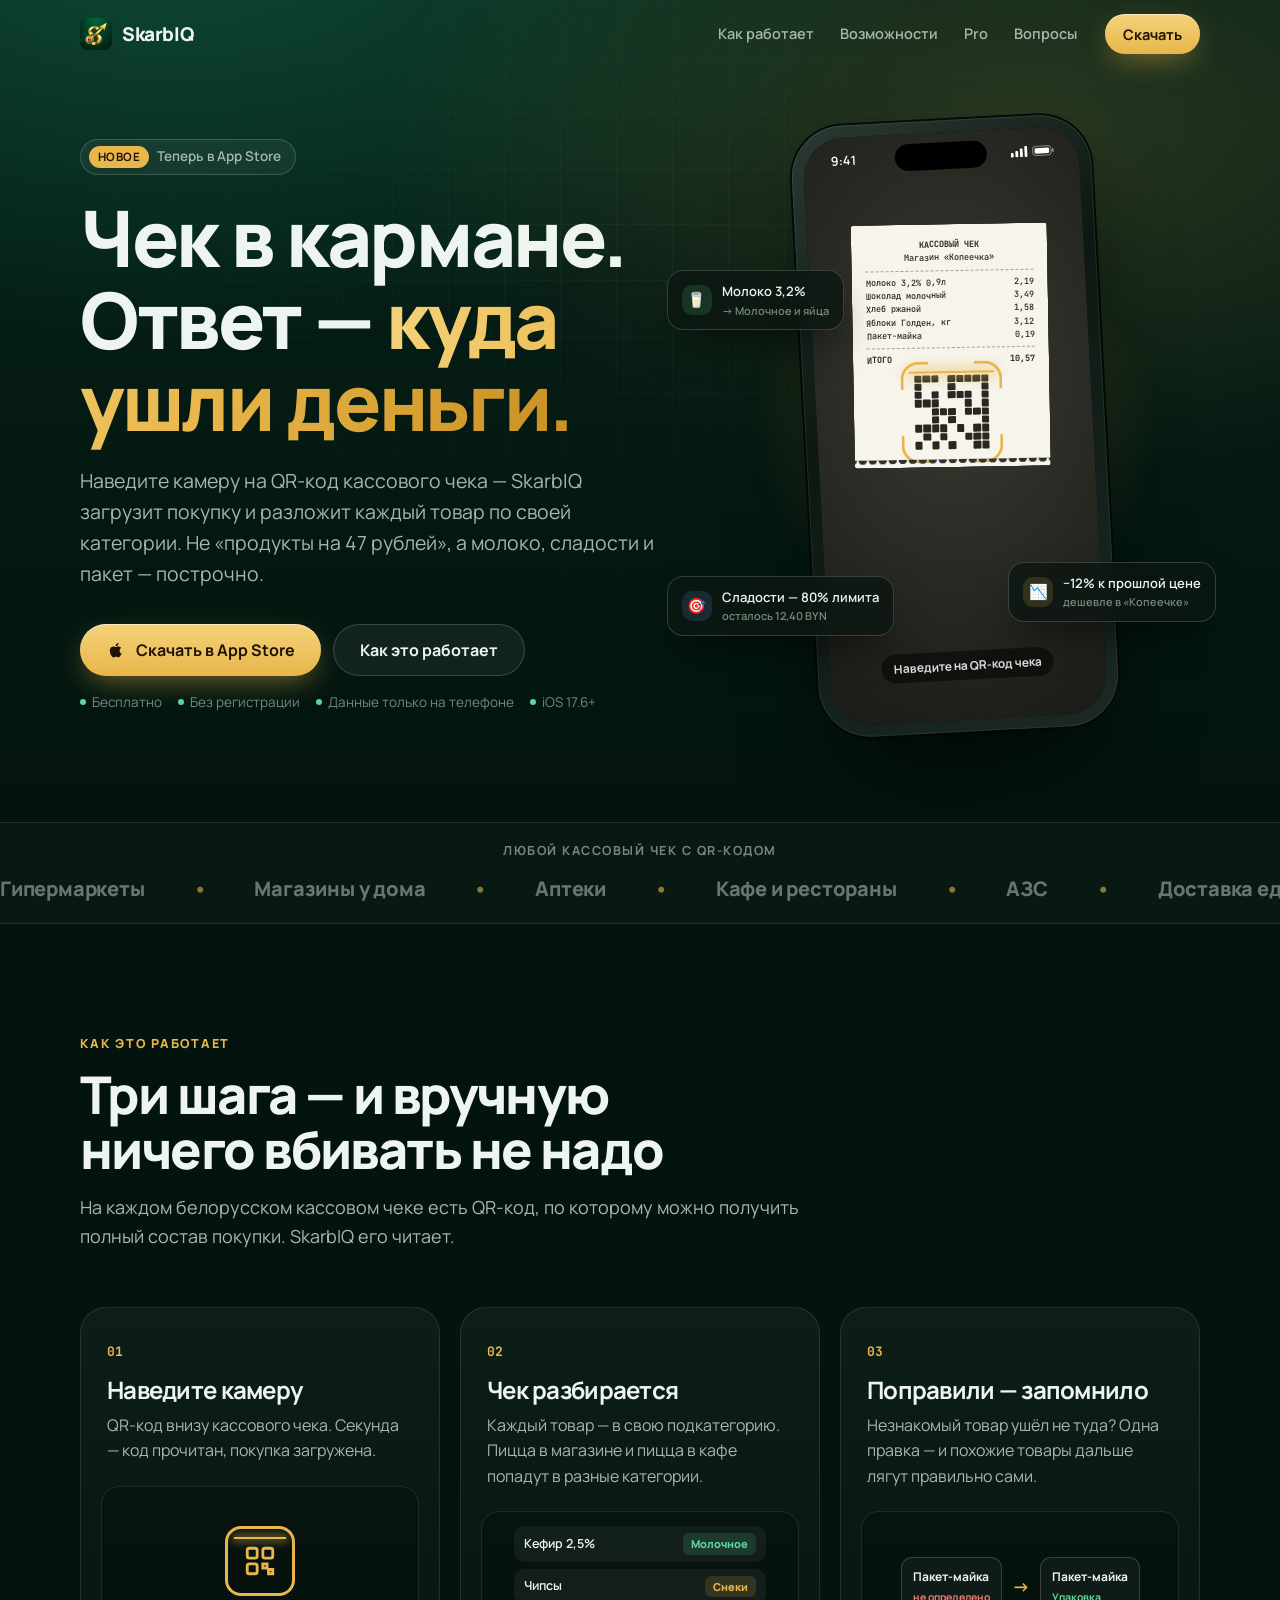
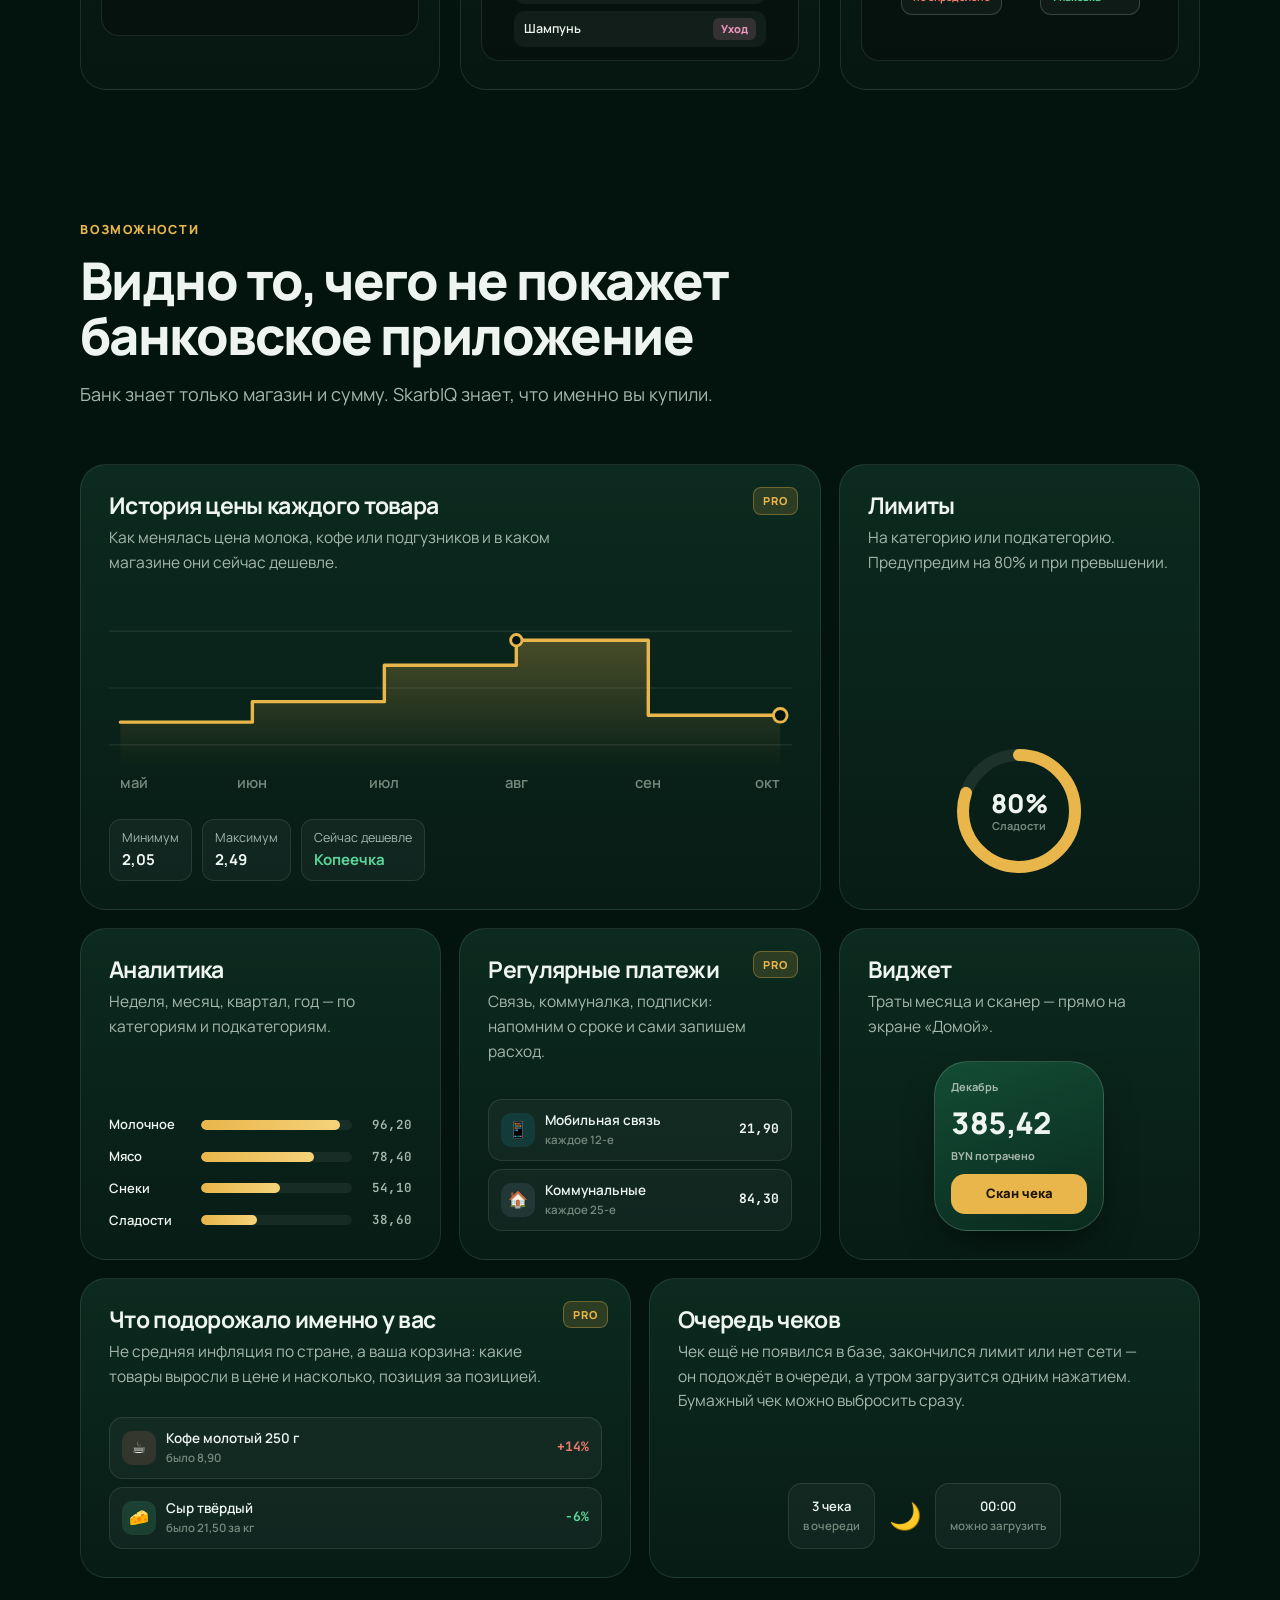
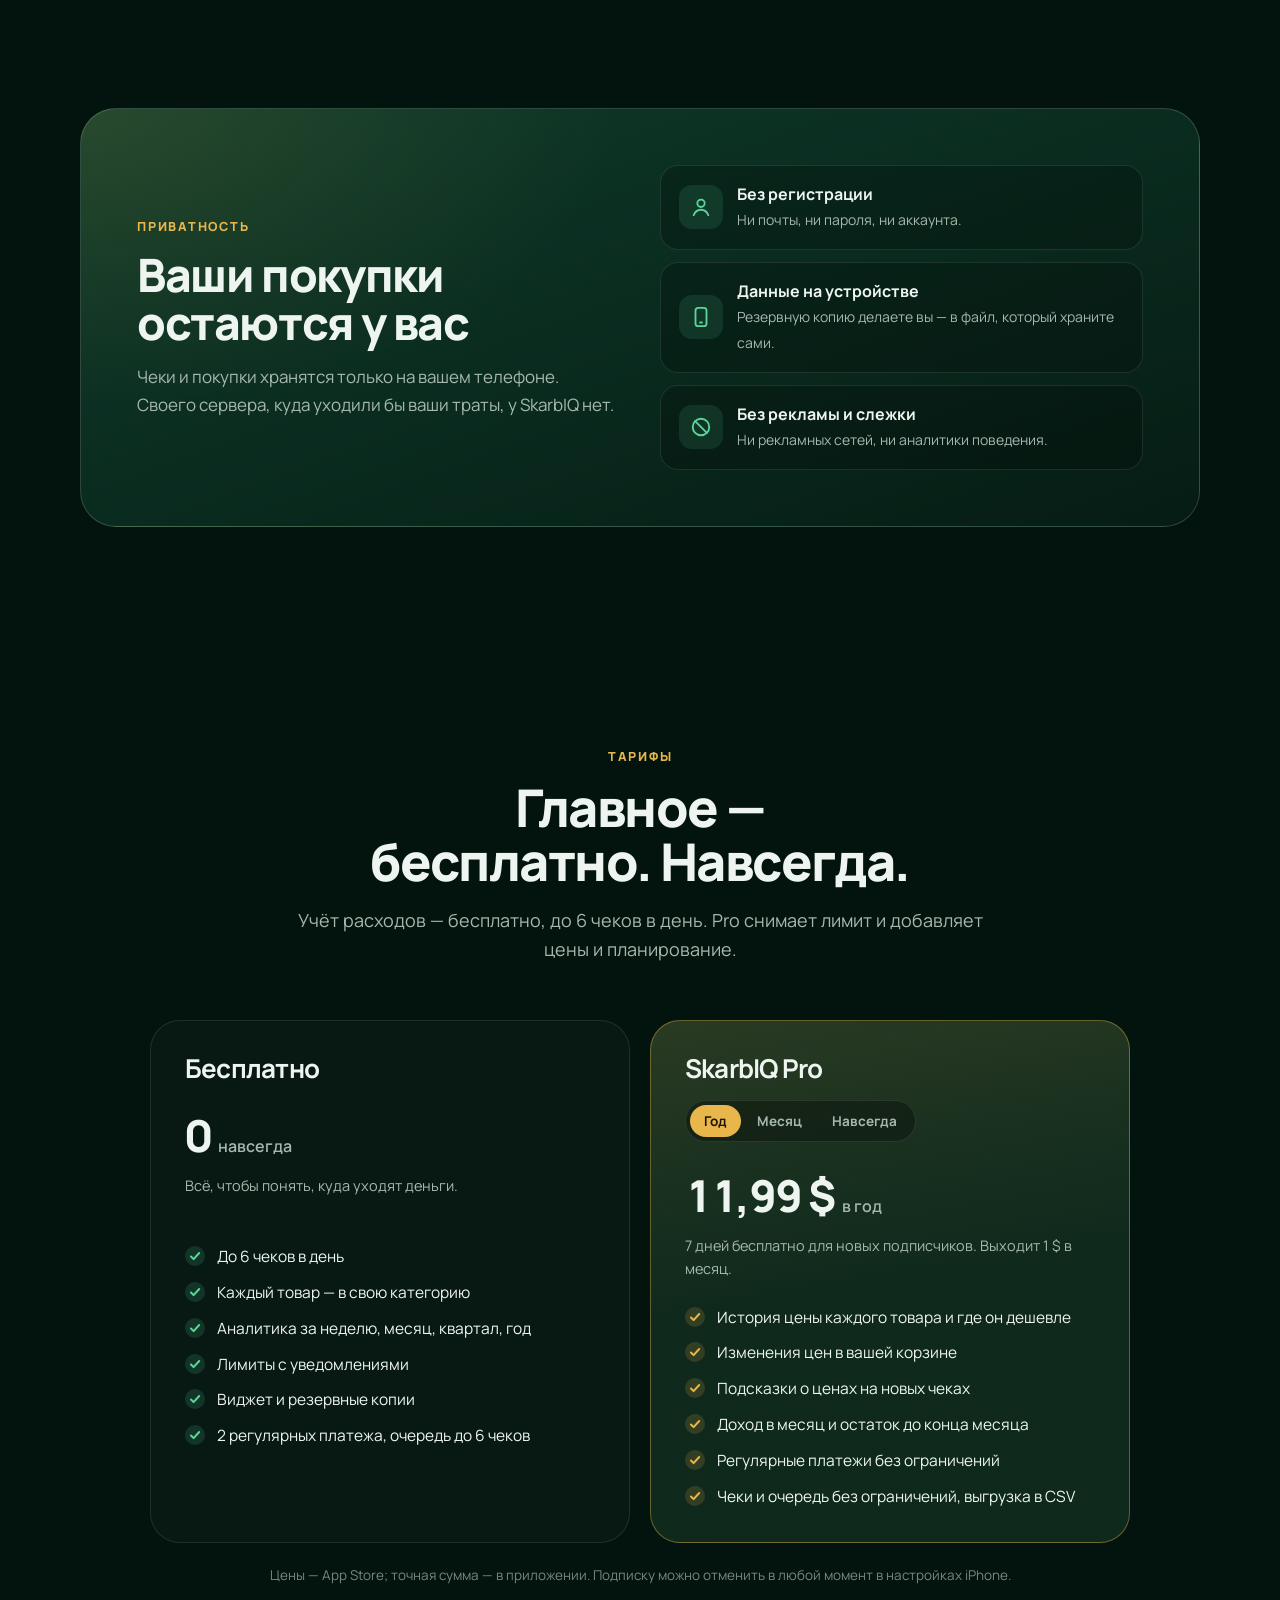
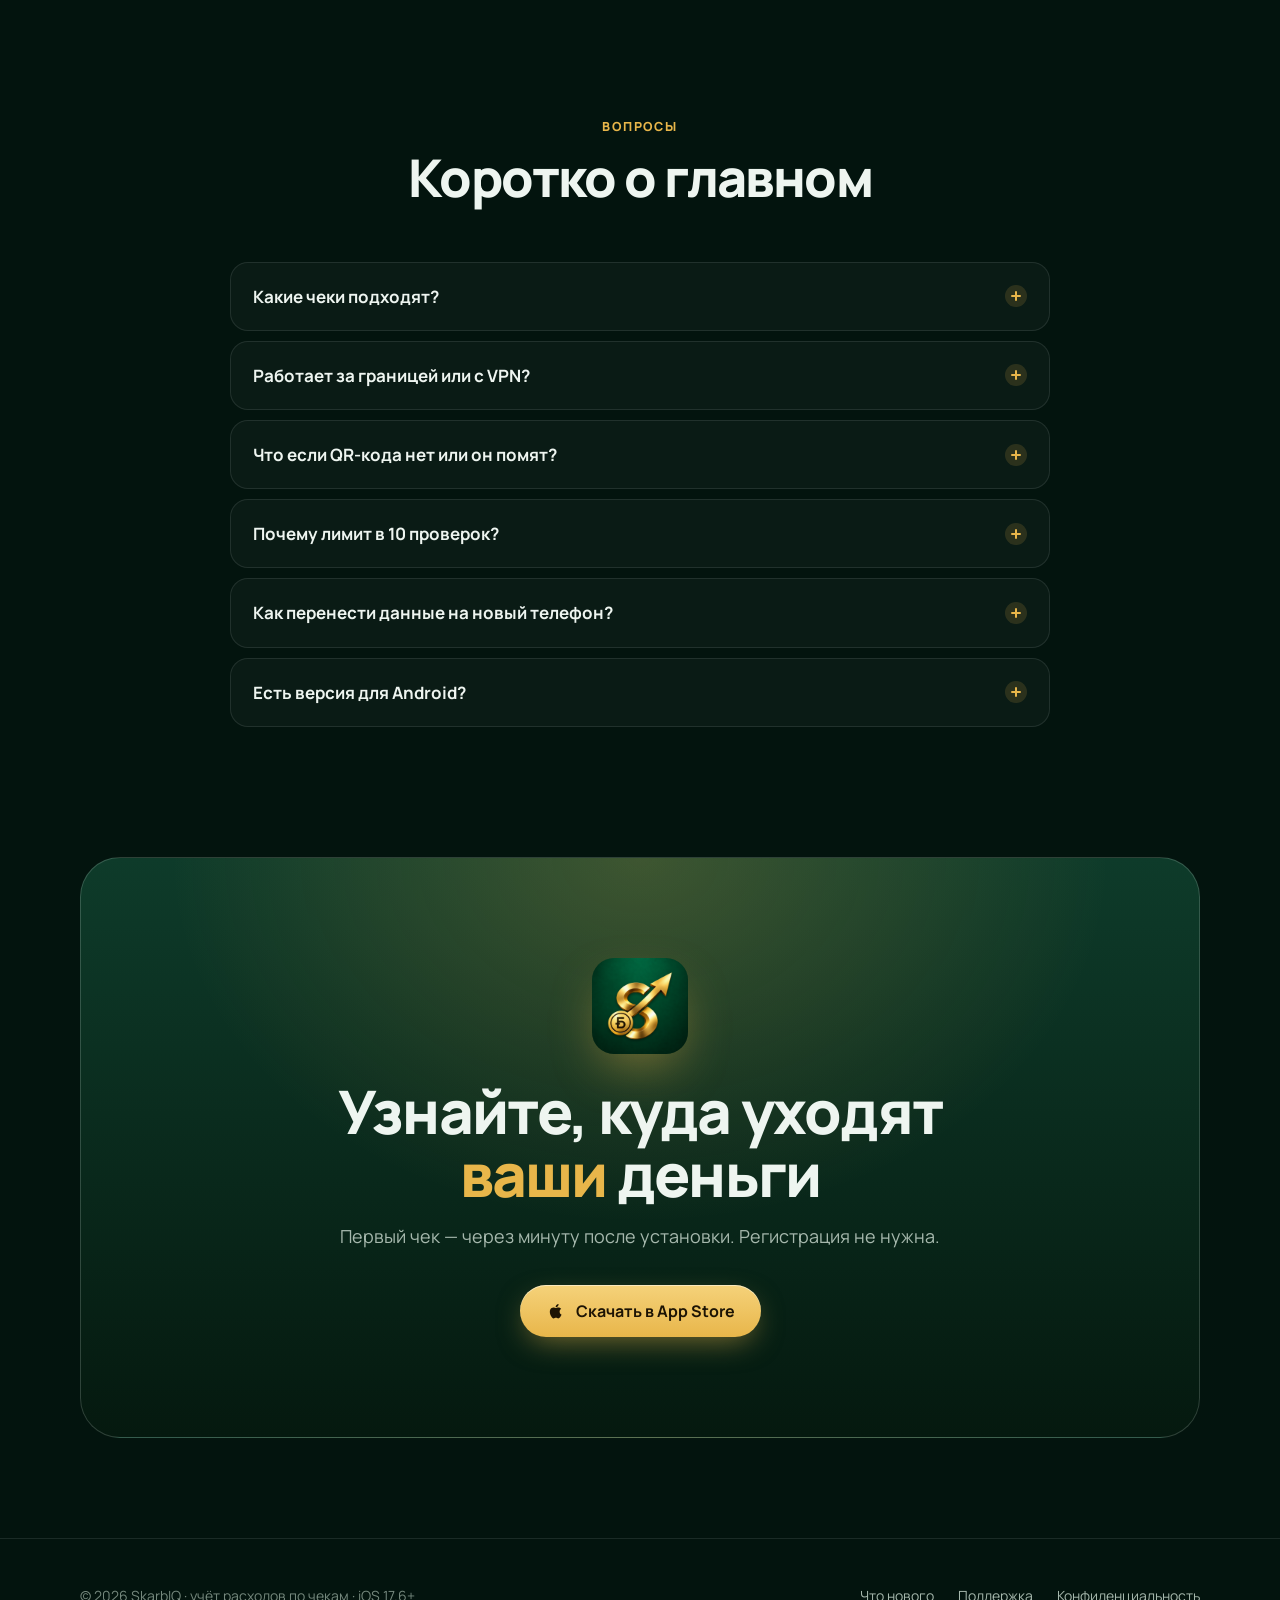
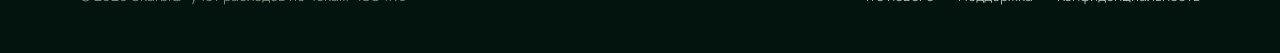
<file: index.html>
<!doctype html>
<html lang="ru">
<head>
<meta charset="utf-8">
<meta name="viewport" content="width=device-width, initial-scale=1, viewport-fit=cover">
<title>SkarbIQ — учёт расходов по чекам</title>
<meta name="description" content="Наведите камеру на QR-код кассового чека — SkarbIQ разберёт его по товарам и разложит каждый по своей категории. История цен, лимиты, регулярные платежи. Для iPhone.">
<meta name="theme-color" content="#06231A">
<meta property="og:title" content="SkarbIQ — куда на самом деле уходят деньги">
<meta property="og:description" content="Чек по QR-коду → каждый товар в своей категории. Учёт расходов для iPhone.">
<meta property="og:image" content="https://skarbiq.app/icon.png">
<meta property="og:type" content="website">
<link rel="icon" href="icon.png">
<link rel="apple-touch-icon" href="apple-touch-icon.png">
<link rel="preconnect" href="https://fonts.googleapis.com">
<link rel="preconnect" href="https://fonts.gstatic.com" crossorigin>
<link rel="stylesheet" href="https://fonts.googleapis.com/css2?family=Manrope:wght@400;500;600;700;800&family=JetBrains+Mono:wght@400;500;700&display=swap">
<style>
/* Тёмный изумруд + золото — как иконка приложения. Одна тема намеренно. */
:root {
  --ink:      #03140E;
  --deep:     #06231A;
  --green:    #0B3A29;
  --green-2:  #0F4A34;
  --line:     rgba(233, 245, 238, .10);
  --line-2:   rgba(233, 245, 238, .18);
  --text:     #EEF5F0;
  --muted:    #A6B8AD;
  --faint:    #75887D;
  --gold:     #E8B64A;
  --gold-2:   #F5D27A;
  --gold-ink: #1D1404;
  --mint:     #5BD69A;
  --paper:    #F7F4EC;
  --paper-ink:#2A2620;
  --font: 'Manrope', system-ui, -apple-system, 'Segoe UI', sans-serif;
  --mono: 'JetBrains Mono', ui-monospace, 'SF Mono', Menlo, monospace;
  color-scheme: dark;
}
*, *::before, *::after { box-sizing: border-box; }
html { scroll-behavior: smooth; scroll-padding-top: 84px; -webkit-text-size-adjust: 100%; }
body {
  margin: 0; background: var(--ink); color: var(--text);
  font: 16px/1.6 var(--font); -webkit-font-smoothing: antialiased; overflow-x: hidden;
}
img { max-width: 100%; display: block; }
a { color: inherit; }
.wrap { max-width: 1160px; margin: 0 auto; padding-left: max(20px, env(safe-area-inset-left, 0px)); padding-right: max(20px, env(safe-area-inset-right, 0px)); }
h1, h2, h3 { margin: 0; letter-spacing: -.03em; line-height: 1.05; text-wrap: balance; }
p { margin: 0; }
.gold { color: var(--gold); }
.eyebrow { font-size: 12.5px; font-weight: 800; letter-spacing: .14em; text-transform: uppercase; color: var(--gold); }
:focus-visible { outline: 3px solid var(--gold); outline-offset: 3px; border-radius: 6px; }

/* ---------- Кнопки ---------- */
.btn { display: inline-flex; align-items: center; gap: 10px; min-height: 52px; padding: 0 26px; border-radius: 999px;
  font: 700 16px var(--font); text-decoration: none; border: 0; cursor: pointer; transition: transform .2s ease, box-shadow .2s ease, background .2s; white-space: nowrap; }
.btn-gold { background: linear-gradient(180deg, var(--gold-2), var(--gold)); color: var(--gold-ink); box-shadow: 0 10px 30px -8px rgba(232,182,74,.55), inset 0 1px 0 rgba(255,255,255,.5); }
.btn-gold:hover { transform: translateY(-2px); box-shadow: 0 16px 40px -10px rgba(232,182,74,.7), inset 0 1px 0 rgba(255,255,255,.5); }
.btn-ghost { background: rgba(255,255,255,.06); color: var(--text); border: 1px solid var(--line-2); }
.btn-ghost:hover { background: rgba(255,255,255,.1); }
.btn svg { width: 20px; height: 20px; flex: none; }

/* ---------- Шапка ---------- */
.nav { position: fixed; top: 0; left: 0; right: 0; z-index: 50; padding-top: env(safe-area-inset-top, 0px); transition: background .3s, border-color .3s; border-bottom: 1px solid transparent; }
.nav.scrolled { background: rgba(3,20,14,.72); -webkit-backdrop-filter: blur(16px) saturate(140%); backdrop-filter: blur(16px) saturate(140%); border-bottom-color: var(--line); }
.nav-in { display: flex; align-items: center; gap: 28px; height: 68px; }
.logo { display: flex; align-items: center; gap: 10px; font-weight: 800; font-size: 19px; letter-spacing: -.02em; text-decoration: none; margin-right: auto; }
.logo img { width: 32px; height: 32px; border-radius: 8px; }
.nav-links { display: flex; gap: 26px; font-size: 14.5px; font-weight: 600; color: var(--muted); }
.nav-links a { text-decoration: none; transition: color .2s; }
.nav-links a:hover { color: var(--text); }
.nav .btn { min-height: 40px; padding: 0 18px; font-size: 14.5px; }
@media (max-width: 860px) { .nav-links { display: none; } }

/* ---------- Первый экран ---------- */
.hero { position: relative; padding: calc(120px + env(safe-area-inset-top, 0px)) 0 90px; overflow: hidden; isolation: isolate; }
.hero::before { content: ""; position: absolute; inset: -20% -10% auto; height: 120%; z-index: -2;
  background: radial-gradient(60% 50% at 75% 30%, rgba(232,182,74,.16), transparent 70%),
              radial-gradient(70% 60% at 20% 10%, rgba(15,74,52,.95), transparent 70%),
              linear-gradient(180deg, var(--deep), var(--ink)); }
.hero::after { content: ""; position: absolute; inset: 0; z-index: -1; opacity: .35;
  background-image: linear-gradient(var(--line) 1px, transparent 1px), linear-gradient(90deg, var(--line) 1px, transparent 1px);
  background-size: 56px 56px; mask-image: radial-gradient(70% 60% at 50% 30%, #000, transparent 75%); -webkit-mask-image: radial-gradient(70% 60% at 50% 30%, #000, transparent 75%); }
.hero-grid { display: grid; grid-template-columns: minmax(0, 1.08fr) minmax(0, .92fr); gap: 56px; align-items: center; }
.badge { display: inline-flex; align-items: center; gap: 8px; padding: 6px 14px 6px 8px; border-radius: 999px; background: rgba(255,255,255,.05); border: 1px solid var(--line-2); font-size: 13.5px; font-weight: 600; color: var(--muted); }
.badge b { background: var(--gold); color: var(--gold-ink); border-radius: 999px; padding: 2px 9px; font-size: 11.5px; letter-spacing: .04em; }
.hero h1 { font-size: clamp(42px, 6.4vw, 78px); font-weight: 800; margin: 22px 0 22px; }
.hero h1 .gold { background: linear-gradient(100deg, var(--gold-2), var(--gold) 45%, #C98F22); -webkit-background-clip: text; background-clip: text; color: transparent; }
.lead { font-size: clamp(17px, 1.6vw, 19.5px); color: var(--muted); max-width: 33em; }
.cta-row { display: flex; flex-wrap: wrap; gap: 12px; margin-top: 34px; align-items: center; }
.cta-note { margin-top: 16px; font-size: 13.5px; color: var(--faint); display: flex; flex-wrap: wrap; gap: 6px 16px; }
.cta-note span { display: inline-flex; align-items: center; gap: 6px; }
.cta-note span::before { content: ""; width: 6px; height: 6px; border-radius: 50%; background: var(--mint); }

/* ---------- Телефон с анимацией ---------- */
.stage { position: relative; display: grid; place-items: center; min-height: 600px; }
.glow { position: absolute; width: min(440px, 100%); aspect-ratio: 1; border-radius: 50%; background: radial-gradient(circle, rgba(232,182,74,.28), transparent 65%); filter: blur(10px); animation: breathe 6s ease-in-out infinite; }
@keyframes breathe { 50% { transform: scale(1.08); opacity: .8; } }
.phone { position: relative; width: 300px; height: 612px; border-radius: 52px; padding: 12px; background: linear-gradient(145deg, #2A3A33, #0E1813 40%, #1B2924); box-shadow: 0 50px 100px -30px rgba(0,0,0,.8), 0 0 0 1px rgba(255,255,255,.08) inset, 0 0 0 2px #050B08; transform: rotate(-3deg); animation: float 7s ease-in-out infinite; }
@keyframes float { 50% { transform: rotate(-3deg) translateY(-12px); } }
.screen { position: relative; height: 100%; border-radius: 41px; overflow: hidden; background: #0D1612; }
.island { position: absolute; top: 10px; left: 50%; transform: translateX(-50%); width: 92px; height: 27px; border-radius: 20px; background: #000; z-index: 9; }
.sbar { position: absolute; top: 15px; left: 28px; right: 24px; display: flex; justify-content: space-between; align-items: center; font: 600 12.5px var(--font); color: #fff; z-index: 8; }
.sbar svg { display: block; height: 11px; width: auto; }

/* сцена 1: камера на чеке */
.cam { position: absolute; inset: 0; background: radial-gradient(120% 80% at 50% 40%, #3A3A33, #151512); transition: opacity .6s ease; }
.receipt { position: absolute; left: 50%; top: 92px; width: 196px; transform: translateX(-50%) rotate(2deg); background: var(--paper); color: var(--paper-ink); border-radius: 3px; padding: 14px 14px 18px; font: 500 8.6px/1.55 var(--mono); box-shadow: 0 20px 40px rgba(0,0,0,.5);
  -webkit-mask: linear-gradient(#000, #000) top/100% calc(100% - 8px) no-repeat, radial-gradient(circle at 5px 0, transparent 4px, #000 4.5px) bottom/10px 8px repeat-x;
          mask: linear-gradient(#000, #000) top/100% calc(100% - 8px) no-repeat, radial-gradient(circle at 5px 0, transparent 4px, #000 4.5px) bottom/10px 8px repeat-x; }
.receipt .c { text-align: center; font-weight: 700; }
.receipt .r { display: flex; justify-content: space-between; gap: 6px; }
.receipt .r span:first-child { overflow: hidden; white-space: nowrap; text-overflow: ellipsis; }
.receipt hr { border: 0; border-top: 1px dashed rgba(42,38,32,.4); margin: 5px 0; }
.qr { position: relative; width: 74px; height: 74px; margin: 8px auto 0; display: grid; grid-template-columns: repeat(9, 1fr); gap: 1px; }
.qr i { background: var(--paper-ink); border-radius: 1px; }
.qr i.o { background: transparent; }
.frame { position: absolute; inset: -14px; pointer-events: none; }
.frame::before { content: ""; position: absolute; inset: 0; border: 3px solid var(--gold); border-radius: 18px;
  -webkit-mask: conic-gradient(#000 0 0) 0 0/28px 28px no-repeat, conic-gradient(#000 0 0) 100% 0/28px 28px no-repeat, conic-gradient(#000 0 0) 0 100%/28px 28px no-repeat, conic-gradient(#000 0 0) 100% 100%/28px 28px no-repeat;
          mask: conic-gradient(#000 0 0) 0 0/28px 28px no-repeat, conic-gradient(#000 0 0) 100% 0/28px 28px no-repeat, conic-gradient(#000 0 0) 0 100%/28px 28px no-repeat, conic-gradient(#000 0 0) 100% 100%/28px 28px no-repeat; }
.scanline { position: absolute; left: 8px; right: 8px; height: 2px; top: 10px; background: var(--gold); box-shadow: 0 0 14px 3px rgba(232,182,74,.7); border-radius: 2px; opacity: 0; }
.flash { position: absolute; inset: 0; background: #fff; opacity: 0; pointer-events: none; z-index: 7; }
.cam-hint { position: absolute; left: 0; right: 0; bottom: 40px; text-align: center; font: 600 12px var(--font); color: rgba(255,255,255,.85); }
.cam-hint b { display: inline-block; background: rgba(0,0,0,.5); border-radius: 999px; padding: 6px 12px; }

/* сцена 2: чек разобран */
.app { position: absolute; inset: 0; padding: 54px 16px 16px; background: #0D1612; opacity: 0; transform: translateY(16px); transition: opacity .5s ease, transform .5s ease; }
.app-h { font: 800 22px var(--font); letter-spacing: -.02em; }
.app-s { font-size: 12px; color: var(--muted); margin: 2px 0 12px; display: flex; justify-content: space-between; }
.app-s b { color: var(--text); font-size: 15px; }
.item { display: grid; grid-template-columns: 30px minmax(0,1fr) auto; gap: 10px; align-items: center; padding: 9px 10px; border-radius: 13px; background: #16221C; margin-bottom: 6px; opacity: 0; transform: translateX(18px); transition: opacity .35s ease, transform .35s ease; }
.item .ic { width: 30px; height: 30px; border-radius: 9px; display: grid; place-items: center; font-size: 15px; }
.item .n { font-size: 12.5px; font-weight: 600; line-height: 1.2; overflow: hidden; white-space: nowrap; text-overflow: ellipsis; }
.item .k { font-size: 10.5px; font-weight: 700; margin-top: 2px; opacity: 0; transition: opacity .3s ease .25s; }
.item .p { font: 600 12.5px var(--mono); }
.toast { position: absolute; left: 16px; right: 16px; bottom: 18px; padding: 11px 14px; border-radius: 14px; background: rgba(91,214,154,.14); border: 1px solid rgba(91,214,154,.4); color: var(--mint); font-size: 12px; font-weight: 700; opacity: 0; transform: translateY(10px); transition: all .4s ease; display: flex; gap: 8px; align-items: center; }

/* Состояния сцены (JS переключает классы на .screen) */
.screen.s-scan .scanline { opacity: 1; animation: sweep 1.3s ease-in-out infinite alternate; }
@keyframes sweep { to { top: calc(100% - 12px); } }
.screen.s-flash .flash { animation: flash .45s ease; }
@keyframes flash { 30% { opacity: .9; } 100% { opacity: 0; } }
.screen.s-app .cam { opacity: 0; }
.screen.s-app .app { opacity: 1; transform: none; }
.screen.s-app .item.in { opacity: 1; transform: none; }
.screen.s-app .item.in .k { opacity: 1; }
.screen.s-done .toast { opacity: 1; transform: none; }

/* Плавающие карточки вокруг телефона */
.chip-float { position: absolute; z-index: 3; padding: 10px 14px; border-radius: 16px; background: rgba(13,22,18,.82); border: 1px solid var(--line-2); -webkit-backdrop-filter: blur(12px); backdrop-filter: blur(12px); box-shadow: 0 20px 40px -12px rgba(0,0,0,.6); font-size: 13px; font-weight: 600; display: flex; align-items: center; gap: 10px; }
.chip-float small { display: block; font-size: 11px; color: var(--faint); font-weight: 600; }
.chip-float .dot { width: 30px; height: 30px; border-radius: 10px; display: grid; place-items: center; font-size: 15px; }
.cf1 { top: 150px; left: -44px; animation: bob 6s ease-in-out infinite; }
.cf2 { bottom: 110px; right: -16px; animation: bob 7s ease-in-out infinite .8s; }
.cf3 { bottom: 96px; left: -44px; animation: bob 6.5s ease-in-out infinite 1.6s; }
@keyframes bob { 50% { transform: translateY(-10px); } }

@media (max-width: 960px) and (min-width: 481px) { .cf1, .cf3 { left: max(0px, calc(50% - 340px)); } .cf2 { right: max(0px, calc(50% - 340px)); } }
@media (max-width: 960px) {
  .hero-grid { grid-template-columns: minmax(0, 1fr); gap: 30px; }
  .hero { padding-top: calc(104px + env(safe-area-inset-top, 0px)); padding-bottom: 60px; }
  .stage { min-height: 560px; }
}
@media (max-width: 480px) {
  .hero .cta-row .btn { flex: 1 1 100%; justify-content: center; }
  .phone { width: 262px; height: 536px; border-radius: 46px; }
  .screen { border-radius: 36px; }
  .receipt { width: 176px; top: 80px; }
  .chip-float { display: none; }
  .stage { min-height: 520px; }
}

/* ---------- Бегущая строка ---------- */
.marquee { border-block: 1px solid var(--line); background: rgba(255,255,255,.02); overflow: hidden; padding: 18px 0; }
.marquee-label { text-align: center; font-size: 12.5px; color: var(--faint); font-weight: 700; letter-spacing: .12em; text-transform: uppercase; margin-bottom: 12px; padding: 0 20px; }
.track { display: flex; width: max-content; animation: roll 38s linear infinite; }
.track span { padding-right: 48px; font-size: 20px; font-weight: 800; color: rgba(238,245,240,.42); letter-spacing: -.01em; white-space: nowrap; }
.track span::after { content: "•"; margin-left: 48px; color: var(--gold); opacity: .6; }
@keyframes roll { to { transform: translateX(-50%); } }
.marquee:hover .track { animation-play-state: paused; }

/* ---------- Секции ---------- */
section { padding: 110px 0; position: relative; }
.sec-head { max-width: 720px; margin-bottom: 56px; }
.sec-head.center { margin-inline: auto; text-align: center; }
.sec-head h2 { font-size: clamp(32px, 4.4vw, 52px); font-weight: 800; margin: 14px 0 16px; }
.sec-head p { color: var(--muted); font-size: 18px; }
@media (max-width: 640px) { section { padding: 76px 0; } .sec-head { margin-bottom: 36px; } }

/* Как это работает */
.steps { display: grid; grid-template-columns: repeat(3, minmax(0, 1fr)); gap: 20px; counter-reset: s; }
.step { position: relative; padding: 30px 26px 28px; border-radius: 26px; background: linear-gradient(180deg, rgba(255,255,255,.045), rgba(255,255,255,.015)); border: 1px solid var(--line); overflow: hidden; }
.step::before { counter-increment: s; content: "0" counter(s); font: 700 13px var(--mono); color: var(--gold); }
.step h3 { font-size: 24px; margin: 14px 0 10px; }
.step p { color: var(--muted); }
.step .vis { height: 150px; margin: 22px -6px 0; border-radius: 18px; background: rgba(0,0,0,.25); border: 1px solid var(--line); display: grid; place-items: center; position: relative; overflow: hidden; }
@media (max-width: 900px) { .steps { grid-template-columns: minmax(0, 1fr); } }

.v-scan .sq { width: 70px; height: 70px; border: 3px solid var(--gold); border-radius: 16px; position: relative; display: grid; place-items: center; }
.v-scan .sq::after { content: ""; position: absolute; left: 6px; right: 6px; height: 2px; background: var(--gold); box-shadow: 0 0 10px 2px rgba(232,182,74,.6); top: 8px; animation: sweep2 1.8s ease-in-out infinite alternate; }
@keyframes sweep2 { to { top: calc(100% - 10px); } }
.v-sort { display: flex; flex-direction: column; gap: 7px; width: 80%; }
.v-sort div { display: flex; justify-content: space-between; align-items: center; font-size: 12.5px; font-weight: 600; padding: 7px 10px; border-radius: 10px; background: rgba(255,255,255,.05); }
.v-sort em { font-style: normal; font-size: 11px; font-weight: 800; padding: 2px 8px; border-radius: 6px; }
.v-learn { display: flex; align-items: center; gap: 10px; font-size: 12px; font-weight: 700; }
.v-learn .b { padding: 9px 11px; border-radius: 11px; border: 1px solid var(--line-2); background: rgba(255,255,255,.04); }
.v-learn .b small { display: block; font-size: 10.5px; margin-top: 2px; }
.v-learn .arr { color: var(--gold); font-size: 18px; animation: nudge 1.6s ease-in-out infinite; }
@keyframes nudge { 50% { transform: translateX(4px); } }

/* Бенто возможностей */
.bento { display: grid; grid-template-columns: repeat(6, minmax(0, 1fr)); gap: 18px; }
.tile { position: relative; border-radius: 26px; padding: 28px; background: linear-gradient(180deg, #0C2A1F, #071C15); border: 1px solid var(--line); overflow: hidden; display: flex; flex-direction: column; min-height: 300px; transition: transform .35s ease, border-color .35s ease; }
.tile:hover { transform: translateY(-4px); border-color: var(--line-2); }
.tile::after { content: ""; position: absolute; inset: 0; background: radial-gradient(400px circle at var(--mx, 50%) var(--my, 0%), rgba(232,182,74,.10), transparent 45%); opacity: 0; transition: opacity .3s; pointer-events: none; }
.tile:hover::after { opacity: 1; }
.tile h3 { font-size: 23px; margin-bottom: 8px; padding-right: 52px; }
.tile p { color: var(--muted); font-size: 15.5px; max-width: 30em; }
.tile .pro { position: absolute; top: 22px; right: 22px; font-size: 11px; font-weight: 800; letter-spacing: .08em; padding: 4px 9px; border-radius: 8px; background: rgba(232,182,74,.15); color: var(--gold); border: 1px solid rgba(232,182,74,.35); }
.tile .art { margin-top: auto; padding-top: 22px; }
.t-a { grid-column: span 4; } .t-b { grid-column: span 2; } .t-c { grid-column: span 2; } .t-d { grid-column: span 2; } .t-e { grid-column: span 2; } .t-f { grid-column: span 3; } .t-g { grid-column: span 3; }
@media (max-width: 960px) { .bento { grid-template-columns: repeat(2, minmax(0, 1fr)); } .t-a, .t-f, .t-g { grid-column: span 2; } .t-b, .t-c, .t-d, .t-e { grid-column: span 1; } }
@media (max-width: 620px) { .bento { grid-template-columns: minmax(0, 1fr); } .t-a, .t-b, .t-c, .t-d, .t-e, .t-f, .t-g { grid-column: span 1; } .tile { min-height: 0; padding: 24px 20px; } }

/* История цены — график */
.chart svg { width: 100%; height: auto; overflow: visible; }
.chart .line { fill: none; stroke: var(--gold); stroke-width: 3; stroke-linecap: round; stroke-linejoin: round; stroke-dasharray: 900; stroke-dashoffset: 900; transition: stroke-dashoffset 2.2s cubic-bezier(.6,.1,.2,1); }
.chart .area { fill: url(#gArea); opacity: 0; transition: opacity 1s ease 1.2s; }
.chart .pt { fill: var(--ink); stroke: var(--gold); stroke-width: 2.5; opacity: 0; transition: opacity .3s ease 2s; }
.chart .grid { stroke: var(--line); stroke-width: 1; }
.chart text { fill: var(--faint); font: 600 13px var(--font); }
@media (max-width: 620px) { .chart text { font-size: 22px; } }
.in-view .chart .line { stroke-dashoffset: 0; }
.in-view .chart .area, .in-view .chart .pt { opacity: 1; }
.price-meta { display: flex; flex-wrap: wrap; gap: 10px; margin-top: 14px; }
.pm { padding: 8px 12px; border-radius: 12px; background: rgba(255,255,255,.04); border: 1px solid var(--line); font-size: 12.5px; color: var(--muted); }
.pm b { display: block; color: var(--text); font-size: 15px; }
.pm.best b { color: var(--mint); }

/* Аналитика — столбцы */
.bars { display: grid; gap: 11px; }
.bar-row { display: grid; grid-template-columns: 82px minmax(0,1fr) 50px; gap: 10px; align-items: center; font-size: 13px; font-weight: 600; }
.bar-row .tr { height: 10px; border-radius: 6px; background: rgba(255,255,255,.06); overflow: hidden; }
.bar-row .fl { height: 100%; width: 0; border-radius: 6px; background: linear-gradient(90deg, var(--gold), var(--gold-2)); transition: width 1.4s cubic-bezier(.3,.7,.2,1); }
.bar-row .v { text-align: right; font-family: var(--mono); font-size: 12.5px; color: var(--muted); font-variant-numeric: tabular-nums; }

/* Лимит — кольцо */
.ring { width: 140px; height: 140px; position: relative; margin: 0 auto; }
.ring svg { transform: rotate(-90deg); }
.ring .bg { stroke: rgba(255,255,255,.08); }
.ring .fg { stroke: var(--gold); stroke-linecap: round; stroke-dasharray: 352; stroke-dashoffset: 352; transition: stroke-dashoffset 1.8s cubic-bezier(.3,.7,.2,1); }
.in-view .ring .fg { stroke-dashoffset: 70; }
.ring .lbl { position: absolute; inset: 0; display: grid; place-items: center; text-align: center; font-weight: 800; font-size: 26px; line-height: 1; }
.ring .lbl small { display: block; font-size: 11px; color: var(--faint); font-weight: 700; margin-top: 4px; }

/* Списки в карточках */
.rec { display: grid; gap: 8px; }
.rec div { display: grid; grid-template-columns: 34px minmax(0,1fr) auto; gap: 10px; align-items: center; padding: 10px 12px; border-radius: 14px; background: rgba(255,255,255,.04); border: 1px solid var(--line); font-size: 13.5px; font-weight: 600; }
.rec i { width: 34px; height: 34px; border-radius: 10px; display: grid; place-items: center; font-style: normal; font-size: 16px; }
.rec small { display: block; color: var(--faint); font-size: 11.5px; }
.rec b { font-family: var(--mono); font-size: 13px; }

/* Виджет */
.widget { width: 170px; height: 170px; border-radius: 34px; margin: 0 auto; padding: 16px; background: linear-gradient(160deg, #134C35, #0A2A1E); border: 1px solid var(--line-2); box-shadow: 0 20px 40px -15px rgba(0,0,0,.7); display: flex; flex-direction: column; }
.widget small { font-size: 11px; color: var(--muted); font-weight: 700; }
.widget .big { font-size: 30px; font-weight: 800; letter-spacing: -.02em; margin-top: 4px; font-variant-numeric: tabular-nums; }
.widget .wb { margin-top: auto; display: flex; align-items: center; justify-content: center; gap: 6px; height: 40px; border-radius: 14px; background: var(--gold); color: var(--gold-ink); font-weight: 800; font-size: 13px; }

/* Очередь */
.queue { display: flex; align-items: center; gap: 14px; justify-content: center; flex-wrap: wrap; }
.qbox { padding: 12px 14px; border-radius: 14px; background: rgba(255,255,255,.04); border: 1px solid var(--line); font-size: 13px; font-weight: 600; text-align: center; }
.qbox small { display: block; color: var(--faint); font-size: 11.5px; }
.moon { font-size: 26px; animation: nudge 2s ease-in-out infinite; }

/* Приватность */
.privacy { display: grid; grid-template-columns: minmax(0, 1fr) minmax(0, 1fr); gap: 40px; align-items: center; padding: 56px; border-radius: 36px; background: radial-gradient(80% 120% at 0% 0%, rgba(232,182,74,.12), transparent 60%), linear-gradient(160deg, #0E3B2A, #061C14); border: 1px solid var(--line-2); overflow: hidden; }
.privacy h2 { font-size: clamp(30px, 4vw, 46px); font-weight: 800; margin: 14px 0 16px; }
.privacy p { color: var(--muted); font-size: 17px; }
.facts { display: grid; gap: 12px; }
.fact { display: grid; grid-template-columns: 44px minmax(0,1fr); gap: 14px; align-items: center; padding: 16px 18px; border-radius: 18px; background: rgba(0,0,0,.22); border: 1px solid var(--line); }
.fact .x { width: 44px; height: 44px; border-radius: 13px; display: grid; place-items: center; background: rgba(91,214,154,.12); color: var(--mint); }
.fact .x svg { width: 22px; height: 22px; }
.fact b { display: block; font-size: 16px; }
.fact span { color: var(--muted); font-size: 14px; }
@media (max-width: 900px) { .privacy { grid-template-columns: minmax(0,1fr); padding: 34px 22px; border-radius: 28px; } }

/* Тарифы */
.plans { display: grid; grid-template-columns: repeat(2, minmax(0, 1fr)); gap: 20px; max-width: 980px; margin: 0 auto; }
.plan { border-radius: 30px; padding: 34px; border: 1px solid var(--line); background: rgba(255,255,255,.025); display: flex; flex-direction: column; }
.plan.pro { background: linear-gradient(170deg, rgba(232,182,74,.14), rgba(232,182,74,.02) 50%), #0A261C; border-color: rgba(232,182,74,.4); position: relative; }
.plan h3 { font-size: 26px; }
.plan .price { font-size: 44px; font-weight: 800; letter-spacing: -.03em; margin: 18px 0 4px; font-variant-numeric: tabular-nums; }
.plan .price small { font-size: 16px; color: var(--muted); font-weight: 600; letter-spacing: 0; }
.plan .sub { color: var(--muted); font-size: 14.5px; min-height: 46px; }
.plan ul { list-style: none; padding: 0; margin: 24px 0 0; display: grid; gap: 11px; }
.plan li { display: grid; grid-template-columns: 22px minmax(0,1fr); gap: 10px; font-size: 15.5px; }
.plan li::before { content: ""; width: 20px; height: 20px; margin-top: 2px; border-radius: 50%; background: rgba(91,214,154,.15) url("data:image/svg+xml,%3Csvg xmlns='http://www.w3.org/2000/svg' viewBox='0 0 20 20'%3E%3Cpath d='M6 10.5l2.6 2.6L14.2 7' fill='none' stroke='%235BD69A' stroke-width='2' stroke-linecap='round' stroke-linejoin='round'/%3E%3C/svg%3E") center/20px no-repeat; }
.plan.pro li::before { background-color: rgba(232,182,74,.16); background-image: url("data:image/svg+xml,%3Csvg xmlns='http://www.w3.org/2000/svg' viewBox='0 0 20 20'%3E%3Cpath d='M6 10.5l2.6 2.6L14.2 7' fill='none' stroke='%23E8B64A' stroke-width='2' stroke-linecap='round' stroke-linejoin='round'/%3E%3C/svg%3E"); }
.toggle { display: inline-flex; padding: 4px; border-radius: 999px; background: rgba(0,0,0,.3); border: 1px solid var(--line); margin-top: 18px; gap: 2px; flex-wrap: wrap; align-self: flex-start; }
.toggle button { border: 0; background: none; color: var(--muted); font: 700 13.5px var(--font); padding: 7px 14px; border-radius: 999px; cursor: pointer; }
.toggle button[aria-pressed="true"] { background: var(--gold); color: var(--gold-ink); }
.plan-note { text-align: center; color: var(--faint); font-size: 13.5px; margin-top: 22px; }
@media (max-width: 800px) { .plans { grid-template-columns: minmax(0,1fr); } .plan { padding: 26px 22px; } }

/* Вопросы */
.faq { max-width: 820px; margin: 0 auto; display: grid; gap: 10px; }
.faq details { border-radius: 18px; background: rgba(255,255,255,.03); border: 1px solid var(--line); transition: background .2s, border-color .2s; }
.faq details[open] { background: rgba(255,255,255,.05); border-color: var(--line-2); }
.faq summary { list-style: none; cursor: pointer; padding: 20px 56px 20px 22px; font-weight: 700; font-size: 17px; position: relative; }
.faq summary::-webkit-details-marker { display: none; }
.faq summary::after { content: ""; position: absolute; right: 22px; top: 50%; width: 22px; height: 22px; margin-top: -11px; border-radius: 50%; background: rgba(232,182,74,.15) url("data:image/svg+xml,%3Csvg xmlns='http://www.w3.org/2000/svg' viewBox='0 0 22 22'%3E%3Cpath d='M7 11h8M11 7v8' stroke='%23E8B64A' stroke-width='2' stroke-linecap='round'/%3E%3C/svg%3E") center no-repeat; transition: transform .3s; }
.faq details[open] summary::after { transform: rotate(45deg); }
.faq .a { padding: 0 22px 20px; color: var(--muted); }

/* Финальный призыв */
.final { text-align: center; padding: 100px 24px; border-radius: 40px; position: relative; overflow: hidden; background: radial-gradient(60% 90% at 50% 0%, rgba(232,182,74,.22), transparent 70%), linear-gradient(180deg, #0E3B2A, #05190F); border: 1px solid var(--line-2); }
.final img { width: 96px; height: 96px; border-radius: 22px; margin: 0 auto 26px; box-shadow: 0 20px 50px -10px rgba(232,182,74,.45); animation: float2 6s ease-in-out infinite; }
@keyframes float2 { 50% { transform: translateY(-8px) rotate(-2deg); } }
.final h2 { font-size: clamp(34px, 5vw, 60px); font-weight: 800; }
.final p { color: var(--muted); font-size: 18px; margin: 16px auto 34px; max-width: 34em; }
.final .cta-row { justify-content: center; margin-top: 0; }
@media (max-width: 640px) { .final { padding: 64px 20px; border-radius: 30px; } }

footer { padding: 46px 0 calc(46px + env(safe-area-inset-bottom, 0px)); border-top: 1px solid var(--line); margin-top: 100px; color: var(--faint); font-size: 14px; }
.foot { display: flex; flex-wrap: wrap; gap: 14px 28px; align-items: center; justify-content: space-between; }
.foot nav { display: flex; flex-wrap: wrap; gap: 10px 24px; }
.foot a { text-decoration: none; color: var(--muted); }
.foot a:hover { color: var(--text); }

/* ---------- Появление при прокрутке ---------- */
.js .reveal { opacity: 0; }
.js .reveal.in-view { opacity: 1; animation: rise .8s cubic-bezier(.2,.7,.2,1) var(--d, 0s) backwards; }
@keyframes rise { from { opacity: 0; transform: translateY(28px); } }

@media (prefers-reduced-motion: reduce) {
  *, *::before, *::after { animation: none !important; transition: none !important; }
  .js .reveal { opacity: 1; transform: none; }
  .chart .line { stroke-dashoffset: 0; } .chart .area, .chart .pt { opacity: 1; }
  .ring .fg { stroke-dashoffset: 70; }
}
</style>
<script>document.documentElement.classList.add('js');</script>
</head>
<body>

<header class="nav" id="nav">
  <div class="wrap nav-in">
    <a class="logo" href="#top"><img src="icon.png" alt="">SkarbIQ</a>
    <nav class="nav-links" aria-label="Разделы">
      <a href="#how">Как работает</a>
      <a href="#features">Возможности</a>
      <a href="#pro">Pro</a>
      <a href="#faq">Вопросы</a>
    </nav>
    <a class="btn btn-gold" data-download href="https://apps.apple.com/app/id6816230990">Скачать</a>
  </div>
</header>

<main id="top">

<!-- ================= Первый экран ================= -->
<section class="hero">
  <div class="wrap hero-grid">
    <div>
      <div class="badge reveal"><b data-badge>НОВОЕ</b><span data-badge-text>Теперь в App Store</span></div>
      <h1 class="reveal" style="--d:.08s" data-cms="f1">Чек в кармане.<br>Ответ — <span class="gold">куда ушли деньги.</span></h1>
      <p class="lead reveal" style="--d:.16s" data-cms="f2">Наведите камеру на QR-код кассового чека — SkarbIQ загрузит покупку и разложит каждый товар по своей категории. Не «продукты на 47 рублей», а молоко, сладости и пакет — построчно.</p>
      <div class="cta-row reveal" style="--d:.24s">
        <a class="btn btn-gold" data-download href="https://apps.apple.com/app/id6816230990">
          <svg viewBox="0 0 24 24" fill="currentColor" aria-hidden="true"><path d="M16.37 12.73c-.02-2.2 1.8-3.26 1.88-3.31-1.03-1.5-2.62-1.7-3.18-1.72-1.35-.14-2.64.8-3.33.8-.69 0-1.74-.78-2.87-.76-1.47.02-2.83.86-3.59 2.18-1.53 2.66-.39 6.59 1.1 8.75.73 1.05 1.6 2.24 2.73 2.2 1.1-.05 1.51-.71 2.84-.71 1.32 0 1.7.71 2.86.69 1.18-.02 1.93-1.07 2.65-2.13.84-1.22 1.18-2.4 1.2-2.46-.03-.01-2.3-.88-2.33-3.5zM14.2 6.27c.6-.73 1.01-1.75.9-2.77-.87.04-1.92.58-2.54 1.31-.56.64-1.05 1.68-.92 2.67.97.08 1.96-.49 2.56-1.21z"/></svg>
          <span data-download-label>Скачать в App Store</span>
        </a>
        <a class="btn btn-ghost" href="#how">Как это работает</a>
      </div>
      <div class="cta-note reveal" style="--d:.32s"><span>Бесплатно</span><span>Без регистрации</span><span>Данные только на телефоне</span><span>iOS 17.6+</span></div>
    </div>

    <div class="stage reveal" style="--d:.2s" aria-hidden="true">
      <div class="glow"></div>
      <div class="chip-float cf1"><div class="dot" style="background:rgba(91,214,154,.15)">🥛</div><div>Молоко 3,2%<small>→ Молочное и яйца</small></div></div>
      <div class="chip-float cf2"><div class="dot" style="background:rgba(232,182,74,.16)">📉</div><div>−12% к прошлой цене<small>дешевле в «Копеечке»</small></div></div>
      <div class="chip-float cf3"><div class="dot" style="background:rgba(120,160,255,.15)">🎯</div><div>Сладости — 80% лимита<small>осталось 12,40 BYN</small></div></div>

      <div class="phone">
        <div class="screen" id="screen">
          <div class="island"></div>
          <div class="sbar"><span>9:41</span><svg viewBox="0 0 48 12" fill="#fff" aria-hidden="true"><rect x="0" y="7" width="3" height="5" rx="1"/><rect x="5" y="5" width="3" height="7" rx="1"/><rect x="10" y="2.5" width="3" height="9.5" rx="1"/><rect x="15" y="0" width="3" height="12" rx="1"/><rect x="24" y="1" width="20" height="10" rx="3" fill="none" stroke="#fff" stroke-opacity=".5"/><rect x="26" y="3" width="16" height="6" rx="1.5"/><rect x="45" y="4" width="2" height="4" rx="1" fill-opacity=".5"/></svg></div>

          <div class="cam">
            <div class="receipt">
              <div class="c">КАССОВЫЙ ЧЕК</div>
              <div class="c" style="font-weight:500">Магазин «Копеечка»</div>
              <hr>
              <div class="r"><span>Молоко 3,2% 0,9л</span><span>2,19</span></div>
              <div class="r"><span>Шоколад молочный</span><span>3,49</span></div>
              <div class="r"><span>Хлеб ржаной</span><span>1,58</span></div>
              <div class="r"><span>Яблоки Голден, кг</span><span>3,12</span></div>
              <div class="r"><span>Пакет-майка</span><span>0,19</span></div>
              <hr>
              <div class="r" style="font-weight:700"><span>ИТОГО</span><span>10,57</span></div>
              <div class="qr" id="qr"><div class="frame"><div class="scanline"></div></div></div>
            </div>
            <div class="cam-hint"><b>Наведите на QR-код чека</b></div>
          </div>

          <div class="app">
            <div class="app-h">Копеечка</div>
            <div class="app-s"><span>Сегодня, 18:42 · 5 товаров</span><b>10,57</b></div>
            <div class="item"><div class="ic" style="background:rgba(91,214,154,.15)">🥛</div><div style="min-width:0"><div class="n">Молоко 3,2% 0,9л</div><div class="k" style="color:#5BD69A">Молочное и яйца</div></div><div class="p">2,19</div></div>
            <div class="item"><div class="ic" style="background:rgba(232,120,160,.15)">🍫</div><div style="min-width:0"><div class="n">Шоколад молочный</div><div class="k" style="color:#F09AC0">Сладости</div></div><div class="p">3,49</div></div>
            <div class="item"><div class="ic" style="background:rgba(232,182,74,.15)">🍞</div><div style="min-width:0"><div class="n">Хлеб ржаной</div><div class="k" style="color:#E8B64A">Хлеб и выпечка</div></div><div class="p">1,58</div></div>
            <div class="item"><div class="ic" style="background:rgba(130,200,90,.15)">🍏</div><div style="min-width:0"><div class="n">Яблоки Голден</div><div class="k" style="color:#9BD86A">Овощи и фрукты</div></div><div class="p">3,12</div></div>
            <div class="item"><div class="ic" style="background:rgba(160,170,165,.15)">🛍️</div><div style="min-width:0"><div class="n">Пакет-майка</div><div class="k" style="color:#A6B8AD">Другое · Упаковка</div></div><div class="p">0,19</div></div>
            <div class="toast">✓ Чек сохранён — 5 товаров в 5 категориях</div>
          </div>
          <div class="flash"></div>
        </div>
      </div>
    </div>
  </div>
</section>

<!-- ================= Бегущая строка ================= -->
<div class="marquee" aria-label="Какие чеки подходят">
  <div class="marquee-label">Любой кассовый чек с QR-кодом</div>
  <div class="track" id="track">
    <span>Гипермаркеты</span><span>Магазины у дома</span><span>Аптеки</span><span>Кафе и рестораны</span><span>АЗС</span><span>Доставка еды</span><span>Одежда и обувь</span><span>Товары для дома</span><span>Электронные чеки сетей</span>
  </div>
</div>

<!-- ================= Как работает ================= -->
<section id="how">
  <div class="wrap">
    <div class="sec-head reveal">
      <div class="eyebrow">Как это работает</div>
      <h2 data-cms="f3">Три шага — и вручную ничего вбивать не надо</h2>
      <p data-cms="f4">На каждом белорусском кассовом чеке есть QR-код, по которому можно получить полный состав покупки. SkarbIQ его читает.</p>
    </div>
    <div class="steps">
      <article class="step reveal">
        <h3 data-cms="f5">Наведите камеру</h3>
        <p data-cms="f6">QR-код внизу кассового чека. Секунда — код прочитан, покупка загружена.</p>
        <div class="vis v-scan"><div class="sq"><svg width="34" height="34" viewBox="0 0 24 24" fill="none" stroke="#E8B64A" stroke-width="2" aria-hidden="true"><rect x="3" y="3" width="7" height="7" rx="1.5"/><rect x="14" y="3" width="7" height="7" rx="1.5"/><rect x="3" y="14" width="7" height="7" rx="1.5"/><path d="M14 14h3v3h-3zM18 18h3v3h-3z"/></svg></div></div>
      </article>
      <article class="step reveal" style="--d:.1s">
        <h3 data-cms="f7">Чек разбирается</h3>
        <p data-cms="f8">Каждый товар — в свою подкатегорию. Пицца в магазине и пицца в кафе попадут в разные категории.</p>
        <div class="vis"><div class="v-sort">
          <div>Кефир 2,5% <em style="background:rgba(91,214,154,.15);color:#5BD69A">Молочное</em></div>
          <div>Чипсы <em style="background:rgba(232,182,74,.15);color:#E8B64A">Снеки</em></div>
          <div>Шампунь <em style="background:rgba(240,154,192,.15);color:#F09AC0">Уход</em></div>
        </div></div>
      </article>
      <article class="step reveal" style="--d:.2s">
        <h3 data-cms="f9">Поправили — запомнило</h3>
        <p data-cms="f10">Незнакомый товар ушёл не туда? Одна правка — и похожие товары дальше лягут правильно сами.</p>
        <div class="vis"><div class="v-learn">
          <div class="b">Пакет-майка<small style="color:#F07A6C">не определено</small></div>
          <div class="arr">→</div>
          <div class="b">Пакет-майка<small style="color:#5BD69A">Упаковка</small></div>
        </div></div>
      </article>
    </div>
  </div>
</section>

<!-- ================= Возможности ================= -->
<section id="features" style="padding-top:20px">
  <div class="wrap">
    <div class="sec-head reveal">
      <div class="eyebrow">Возможности</div>
      <h2 data-cms="f11">Видно то, чего не покажет банковское приложение</h2>
      <p data-cms="f12">Банк знает только магазин и сумму. SkarbIQ знает, что именно вы купили.</p>
    </div>

    <div class="bento">
      <article class="tile t-a reveal">
        <span class="pro">PRO</span>
        <h3 data-cms="f13">История цены каждого товара</h3>
        <p data-cms="f14">Как менялась цена молока, кофе или подгузников и в каком магазине они сейчас дешевле.</p>
        <div class="art chart">
          <svg viewBox="0 0 600 176" role="img" aria-label="Пример графика цены: рост с 2,19 до 2,49 и снижение до 2,05">
            <defs><linearGradient id="gArea" x1="0" y1="0" x2="0" y2="1"><stop offset="0" stop-color="#E8B64A" stop-opacity=".28"/><stop offset="1" stop-color="#E8B64A" stop-opacity="0"/></linearGradient></defs>
            <line class="grid" x1="0" y1="30" x2="600" y2="30"/><line class="grid" x1="0" y1="80" x2="600" y2="80"/><line class="grid" x1="0" y1="130" x2="600" y2="130"/>
            <path class="area" d="M10 110 L126 110 L126 92 L242 92 L242 60 L358 60 L358 38 L474 38 L474 104 L590 104 L590 150 L10 150 Z"/>
            <path class="line" d="M10 110 L126 110 L126 92 L242 92 L242 60 L358 60 L358 38 L474 38 L474 104 L590 104"/>
            <circle class="pt" cx="358" cy="38" r="5"/><circle class="pt" cx="590" cy="104" r="6"/>
            <text x="10" y="168">май</text><text x="126" y="168" text-anchor="middle">июн</text><text x="242" y="168" text-anchor="middle">июл</text><text x="358" y="168" text-anchor="middle">авг</text><text x="474" y="168" text-anchor="middle">сен</text><text x="590" y="168" text-anchor="end">окт</text>
          </svg>
          <div class="price-meta"><div class="pm">Минимум<b>2,05</b></div><div class="pm">Максимум<b>2,49</b></div><div class="pm best">Сейчас дешевле<b>Копеечка</b></div></div>
        </div>
      </article>

      <article class="tile t-b reveal" style="--d:.1s">
        <h3 data-cms="f15">Лимиты</h3>
        <p data-cms="f16">На категорию или подкатегорию. Предупредим на 80% и при превышении.</p>
        <div class="art">
          <div class="ring"><svg width="140" height="140" viewBox="0 0 140 140" aria-hidden="true"><circle class="bg" cx="70" cy="70" r="56" fill="none" stroke-width="12"/><circle class="fg" cx="70" cy="70" r="56" fill="none" stroke-width="12"/></svg><div class="lbl"><div>80%<small>Сладости</small></div></div></div>
        </div>
      </article>

      <article class="tile t-c reveal">
        <h3 data-cms="f17">Аналитика</h3>
        <p data-cms="f18">Неделя, месяц, квартал, год — по категориям и подкатегориям.</p>
        <div class="art bars" id="bars">
          <div class="bar-row"><span>Молочное</span><div class="tr"><div class="fl" data-w="92"></div></div><span class="v">96,20</span></div>
          <div class="bar-row"><span>Мясо</span><div class="tr"><div class="fl" data-w="75"></div></div><span class="v">78,40</span></div>
          <div class="bar-row"><span>Снеки</span><div class="tr"><div class="fl" data-w="52"></div></div><span class="v">54,10</span></div>
          <div class="bar-row"><span>Сладости</span><div class="tr"><div class="fl" data-w="37"></div></div><span class="v">38,60</span></div>
        </div>
      </article>

      <article class="tile t-d reveal" style="--d:.1s">
        <span class="pro">PRO</span>
        <h3 data-cms="f19">Регулярные платежи</h3>
        <p data-cms="f20">Связь, коммуналка, подписки: напомним о сроке и сами запишем расход.</p>
        <div class="art rec">
          <div><i style="background:rgba(20,163,184,.15)">📱</i><span>Мобильная связь<small>каждое 12-е</small></span><b>21,90</b></div>
          <div><i style="background:rgba(96,125,139,.2)">🏠</i><span>Коммунальные<small>каждое 25-е</small></span><b>84,30</b></div>
        </div>
      </article>

      <article class="tile t-e reveal" style="--d:.2s">
        <h3 data-cms="f21">Виджет</h3>
        <p data-cms="f22">Траты месяца и сканер — прямо на экране «Домой».</p>
        <div class="art"><div class="widget"><small id="wMonth">Ноябрь</small><div class="big" data-count="412.80">412,80</div><small>BYN потрачено</small><div class="wb">Скан чека</div></div></div>
      </article>

      <article class="tile t-f reveal">
        <span class="pro">PRO</span>
        <h3 data-cms="f23">Что подорожало именно у вас</h3>
        <p data-cms="f24">Не средняя инфляция по стране, а ваша корзина: какие товары выросли в цене и насколько, позиция за позицией.</p>
        <div class="art rec">
          <div><i style="background:rgba(240,122,108,.15)">☕</i><span>Кофе молотый 250 г<small>было 8,90</small></span><b style="color:#F07A6C">+14%</b></div>
          <div><i style="background:rgba(91,214,154,.15)">🧀</i><span>Сыр твёрдый<small>было 21,50 за кг</small></span><b style="color:#5BD69A">−6%</b></div>
        </div>
      </article>

      <article class="tile t-g reveal" style="--d:.1s">
        <h3 data-cms="f25">Очередь чеков</h3>
        <p data-cms="f26">Чек ещё не появился в базе, закончился лимит или нет сети — он подождёт в очереди, а утром загрузится одним нажатием. Бумажный чек можно выбросить сразу.</p>
        <div class="art queue"><div class="qbox">3 чека<small>в очереди</small></div><div class="moon">🌙</div><div class="qbox">00:00<small>можно загрузить</small></div></div>
      </article>
    </div>
  </div>
</section>

<!-- ================= Приватность ================= -->
<section style="padding-top:20px">
  <div class="wrap">
    <div class="privacy reveal">
      <div>
        <div class="eyebrow">Приватность</div>
        <h2 data-cms="f27">Ваши покупки остаются у вас</h2>
        <p data-cms="f28">Чеки и покупки хранятся только на вашем телефоне. Своего сервера, куда уходили бы ваши траты, у SkarbIQ нет.</p>
      </div>
      <div class="facts">
        <div class="fact"><div class="x"><svg viewBox="0 0 24 24" fill="none" stroke="currentColor" stroke-width="2" stroke-linecap="round" aria-hidden="true"><circle cx="12" cy="8" r="4"/><path d="M4 21c1.5-4 4.5-6 8-6s6.5 2 8 6"/></svg></div><div><b>Без регистрации</b><span>Ни почты, ни пароля, ни аккаунта.</span></div></div>
        <div class="fact"><div class="x"><svg viewBox="0 0 24 24" fill="none" stroke="currentColor" stroke-width="2" stroke-linecap="round" stroke-linejoin="round" aria-hidden="true"><rect x="6" y="2" width="12" height="20" rx="3"/><path d="M11 18h2"/></svg></div><div><b>Данные на устройстве</b><span>Резервную копию делаете вы — в файл, который храните сами.</span></div></div>
        <div class="fact"><div class="x"><svg viewBox="0 0 24 24" fill="none" stroke="currentColor" stroke-width="2" stroke-linecap="round" aria-hidden="true"><circle cx="12" cy="12" r="9"/><path d="M5.6 5.6l12.8 12.8"/></svg></div><div><b>Без рекламы и слежки</b><span>Ни рекламных сетей, ни аналитики поведения.</span></div></div>
      </div>
    </div>
  </div>
</section>

<!-- ================= Тарифы ================= -->
<section id="pro">
  <div class="wrap">
    <div class="sec-head center reveal">
      <div class="eyebrow">Тарифы</div>
      <h2 data-cms="f29">Главное — бесплатно. Навсегда.</h2>
      <p data-cms="f30">Учёт расходов — бесплатно, до 6 чеков в день. Pro снимает лимит и добавляет цены и планирование.</p>
    </div>
    <div class="plans">
      <div class="plan reveal">
        <h3 data-cms="f31">Бесплатно</h3>
        <div class="price">0 <small>навсегда</small></div>
        <p class="sub" data-cms="f32">Всё, чтобы понять, куда уходят деньги.</p>
        <ul data-cms-list="l1">
          <li data-cms-item="i1" data-cms="f33">До 6 чеков в день</li>
          <li data-cms-item="i2" data-cms="f34">Каждый товар — в свою категорию</li>
          <li data-cms-item="i3" data-cms="f35">Аналитика за неделю, месяц, квартал, год</li>
          <li data-cms-item="i4" data-cms="f36">Лимиты с уведомлениями</li>
          <li data-cms-item="i5" data-cms="f37">Виджет и резервные копии</li>
          <li data-cms-item="i6" data-cms="f38">2 регулярных платежа, очередь до 6 чеков</li>
        </ul>
      </div>
      <div class="plan pro reveal" style="--d:.1s">
        <h3 data-cms="f39">SkarbIQ Pro</h3>
        <div class="toggle" role="group" aria-label="Период оплаты">
          <button type="button" data-plan="year" aria-pressed="true">Год</button>
          <button type="button" data-plan="month" aria-pressed="false">Месяц</button>
          <button type="button" data-plan="life" aria-pressed="false">Навсегда</button>
        </div>
        <div class="price" id="planPrice">11,99 $ <small>в год</small></div>
        <p class="sub" id="planSub" data-cms="f40">7 дней бесплатно для новых подписчиков. Выходит 1 $ в месяц.</p>
        <ul data-cms-list="l2">
          <li data-cms-item="i7" data-cms="f41">История цены каждого товара и где он дешевле</li>
          <li data-cms-item="i8" data-cms="f42">Изменения цен в вашей корзине</li>
          <li data-cms-item="i9" data-cms="f43">Подсказки о ценах на новых чеках</li>
          <li data-cms-item="i10" data-cms="f44">Доход в месяц и остаток до конца месяца</li>
          <li data-cms-item="i11" data-cms="f45">Регулярные платежи без ограничений</li>
          <li data-cms-item="i12" data-cms="f46">Чеки и очередь без ограничений, выгрузка в CSV</li>
        </ul>
      </div>
    </div>
    <p class="plan-note reveal" data-cms="f47">Цены — App Store; точная сумма — в приложении. Подписку можно отменить в любой момент в настройках iPhone.</p>
  </div>
</section>

<!-- ================= Вопросы ================= -->
<section id="faq" style="padding-top:20px">
  <div class="wrap">
    <div class="sec-head center reveal">
      <div class="eyebrow">Вопросы</div>
      <h2 data-cms="f48">Коротко о главном</h2>
    </div>
    <div class="faq" data-cms-list="l3">
      <details class="reveal" data-cms-item="i13"><summary data-cms="f49">Какие чеки подходят?</summary><div class="a" data-cms="f50">Любой белорусский кассовый чек с QR-кодом — из магазина, аптеки, кафе или с АЗС. Электронные чеки «Евроопта», «Доброном», «Копеечки», «Маяка», «Санты» и «Соседей» загружаются сразу и не тратят лимит проверок.</div></details>
      <details class="reveal" data-cms-item="i14"><summary data-cms="f51">Работает за границей или с VPN?</summary><div class="a" data-cms="f52">Нет. Сервис проверки чеков и сервисы сетей отвечают только на запросы из Беларуси. Вне Беларуси приложение покажет понятное сообщение, а посмотреть его возможности можно на встроенных демо-данных.</div></details>
      <details class="reveal" data-cms-item="i15"><summary data-cms="f53">Что если QR-кода нет или он помят?</summary><div class="a" data-cms="f54">Код чека можно ввести вручную, а трату без чека — добавить вручную с суммой и категорией.</div></details>
      <details class="reveal" data-cms-item="i16"><summary data-cms="f55">Почему лимит в 10 проверок?</summary><div class="a" data-cms="f56">Так работает сервис проверки чеков инфоцентра: 10 проверок в сутки. В бесплатной версии SkarbIQ — до 6 чеков в день. Когда лимит заканчивается, чек встаёт в очередь: на следующий день откройте очередь на главной и загрузите его одним нажатием.</div></details>
      <details class="reveal" data-cms-item="i17"><summary data-cms="f57">Как перенести данные на новый телефон?</summary><div class="a" data-cms="f58">Настройки → «Данные» → «Сохранить резервную копию». На новом телефоне — «Восстановить из копии».</div></details>
      <details class="reveal" data-cms-item="i18"><summary data-cms="f59">Есть версия для Android?</summary><div class="a" data-cms="f60">Версия для Android сейчас в тестировании и скоро появится в Google Play. На iPhone SkarbIQ работает с iOS 17.6.</div></details>
    </div>
  </div>
</section>

<!-- ================= Финал ================= -->
<section style="padding-top:20px;padding-bottom:0">
  <div class="wrap">
    <div class="final reveal">
      <img src="icon.png" alt="Иконка SkarbIQ">
      <h2 data-cms="f61">Узнайте, куда уходят<br><span class="gold">ваши</span> деньги</h2>
      <p data-cms="f62">Первый чек — через минуту после установки. Регистрация не нужна.</p>
      <div class="cta-row">
        <a class="btn btn-gold" data-download href="https://apps.apple.com/app/id6816230990"><svg viewBox="0 0 24 24" fill="currentColor" aria-hidden="true"><path d="M16.37 12.73c-.02-2.2 1.8-3.26 1.88-3.31-1.03-1.5-2.62-1.7-3.18-1.72-1.35-.14-2.64.8-3.33.8-.69 0-1.74-.78-2.87-.76-1.47.02-2.83.86-3.59 2.18-1.53 2.66-.39 6.59 1.1 8.75.73 1.05 1.6 2.24 2.73 2.2 1.1-.05 1.51-.71 2.84-.71 1.32 0 1.7.71 2.86.69 1.18-.02 1.93-1.07 2.65-2.13.84-1.22 1.18-2.4 1.2-2.46-.03-.01-2.3-.88-2.33-3.5zM14.2 6.27c.6-.73 1.01-1.75.9-2.77-.87.04-1.92.58-2.54 1.31-.56.64-1.05 1.68-.92 2.67.97.08 1.96-.49 2.56-1.21z"/></svg><span data-download-label>Скачать в App Store</span></a>
      </div>
    </div>
  </div>
</section>

</main>

<footer>
  <div class="wrap foot">
    <span>© 2026 SkarbIQ · учёт расходов по чекам · iOS 17.6+</span>
    <nav aria-label="Документы">
      <a href="changelog.html">Что нового</a>
      <a href="support.html">Поддержка</a>
      <a href="privacy.html">Конфиденциальность</a>
    </nav>
  </div>
</footer>

<script src="site.js"></script>
<script>
(function () {
  // Ссылки «Скачать» и RELEASED — в site.js

  var reduce = window.matchMedia && window.matchMedia('(prefers-reduced-motion: reduce)').matches;

  // Шапка при прокрутке и ссылки «Скачать» — в site.js

  // ===== Виджет: текущий месяц =====
  var wm = document.getElementById('wMonth');
  if (wm) wm.textContent = ['Январь','Февраль','Март','Апрель','Май','Июнь','Июль','Август','Сентябрь','Октябрь','Ноябрь','Декабрь'][new Date().getMonth()];

  // ===== QR на чеке =====
  var qr = document.getElementById('qr');
  var pattern = '111011111100010001101011101111000101001110111001010001111101011010100111101010011';
  for (var i = 0; i < 81; i++) { var c = document.createElement('i'); if (pattern[i] !== '1') c.className = 'o'; qr.appendChild(c); }

  // ===== Бегущая строка: удвоить для бесшовной прокрутки =====
  var track = document.getElementById('track');
  track.innerHTML += track.innerHTML;

  // ===== Появление при прокрутке =====
  var bars = document.querySelectorAll('#bars .fl');
  function fillBars() { bars.forEach(function (b) { b.style.width = b.dataset.w + '%'; }); }
  function countUp(el) {
    var target = parseFloat(el.dataset.count), t0 = null;
    function step(t) {
      if (!t0) t0 = t;
      var p = Math.min(1, (t - t0) / 1400), v = target * (1 - Math.pow(1 - p, 3));
      el.textContent = v.toFixed(2).replace('.', ',');
      if (p < 1) requestAnimationFrame(step);
    }
    requestAnimationFrame(step);
  }
  if ('IntersectionObserver' in window && !reduce) {
    var io = new IntersectionObserver(function (entries) {
      entries.forEach(function (e) {
        if (!e.isIntersecting) return;
        if (e.target.id === 'bars') fillBars(); else countUp(e.target);
        io.unobserve(e.target);
      });
    }, { threshold: 0.3 });
    document.querySelectorAll('#bars, [data-count]').forEach(function (el) { io.observe(el); });
  } else {
    fillBars();
  }

  // ===== Подсветка карточек под курсором =====
  document.querySelectorAll('.tile').forEach(function (t) {
    t.addEventListener('pointermove', function (e) {
      var r = t.getBoundingClientRect();
      t.style.setProperty('--mx', (e.clientX - r.left) + 'px');
      t.style.setProperty('--my', (e.clientY - r.top) + 'px');
    });
  });

  // ===== Тарифы =====
  var plans = {
    year:  ['11,99 $ <small>в год</small>', '7 дней бесплатно для новых подписчиков. Выходит 1 $ в месяц.'],
    month: ['1,99 $ <small>в месяц</small>', 'Можно отменить в любой момент.'],
    life:  ['24,99 $ <small>один раз</small>', 'Одна оплата — Pro навсегда, без подписки.']
  };
  document.querySelectorAll('[data-plan]').forEach(function (btn) {
    btn.addEventListener('click', function () {
      document.querySelectorAll('[data-plan]').forEach(function (b) { b.setAttribute('aria-pressed', String(b === btn)); });
      var p = plans[btn.dataset.plan];
      document.getElementById('planPrice').innerHTML = p[0];
      document.getElementById('planSub').textContent = p[1];
    });
  });

  // ===== Сцена в телефоне: камера → вспышка → разобранный чек =====
  var screen = document.getElementById('screen');
  var items = screen.querySelectorAll('.item');
  if (reduce) { screen.className = 'screen s-app s-done'; items.forEach(function (it) { it.classList.add('in'); }); return; }
  var timers = [];
  function at(ms, fn) { timers.push(setTimeout(fn, ms)); }
  function cycle() {
    timers.forEach(clearTimeout); timers = [];
    screen.className = 'screen';
    items.forEach(function (it) { it.classList.remove('in'); });
    at(500, function () { screen.classList.add('s-scan'); });
    at(2600, function () { screen.classList.remove('s-scan'); screen.classList.add('s-flash'); });
    at(2900, function () { screen.classList.add('s-app'); });
    items.forEach(function (it, i) { at(3300 + i * 420, function () { it.classList.add('in'); }); });
    at(3300 + items.length * 420 + 300, function () { screen.classList.add('s-done'); });
    at(10500, cycle);
  }
  cycle();
  document.addEventListener('visibilitychange', function () { if (!document.hidden) cycle(); });
})();
</script>
</body>
</html>
</file>
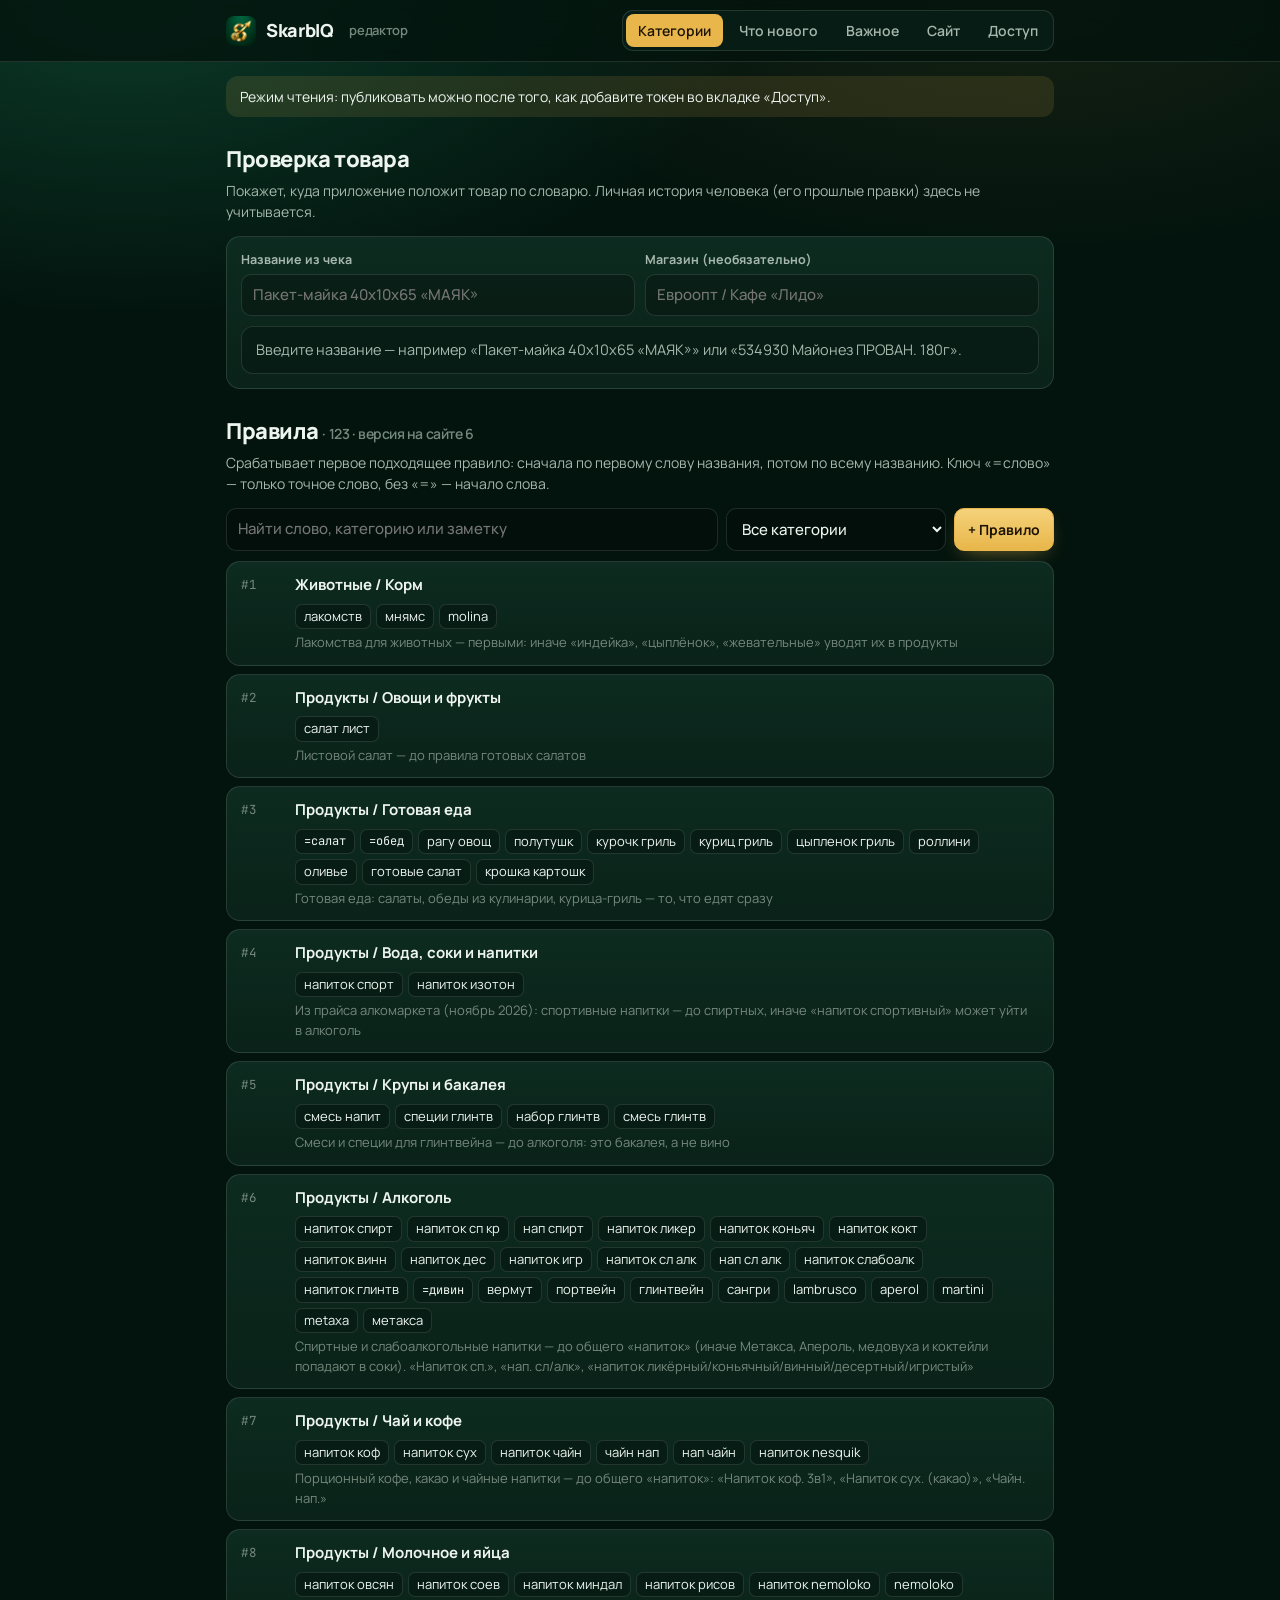
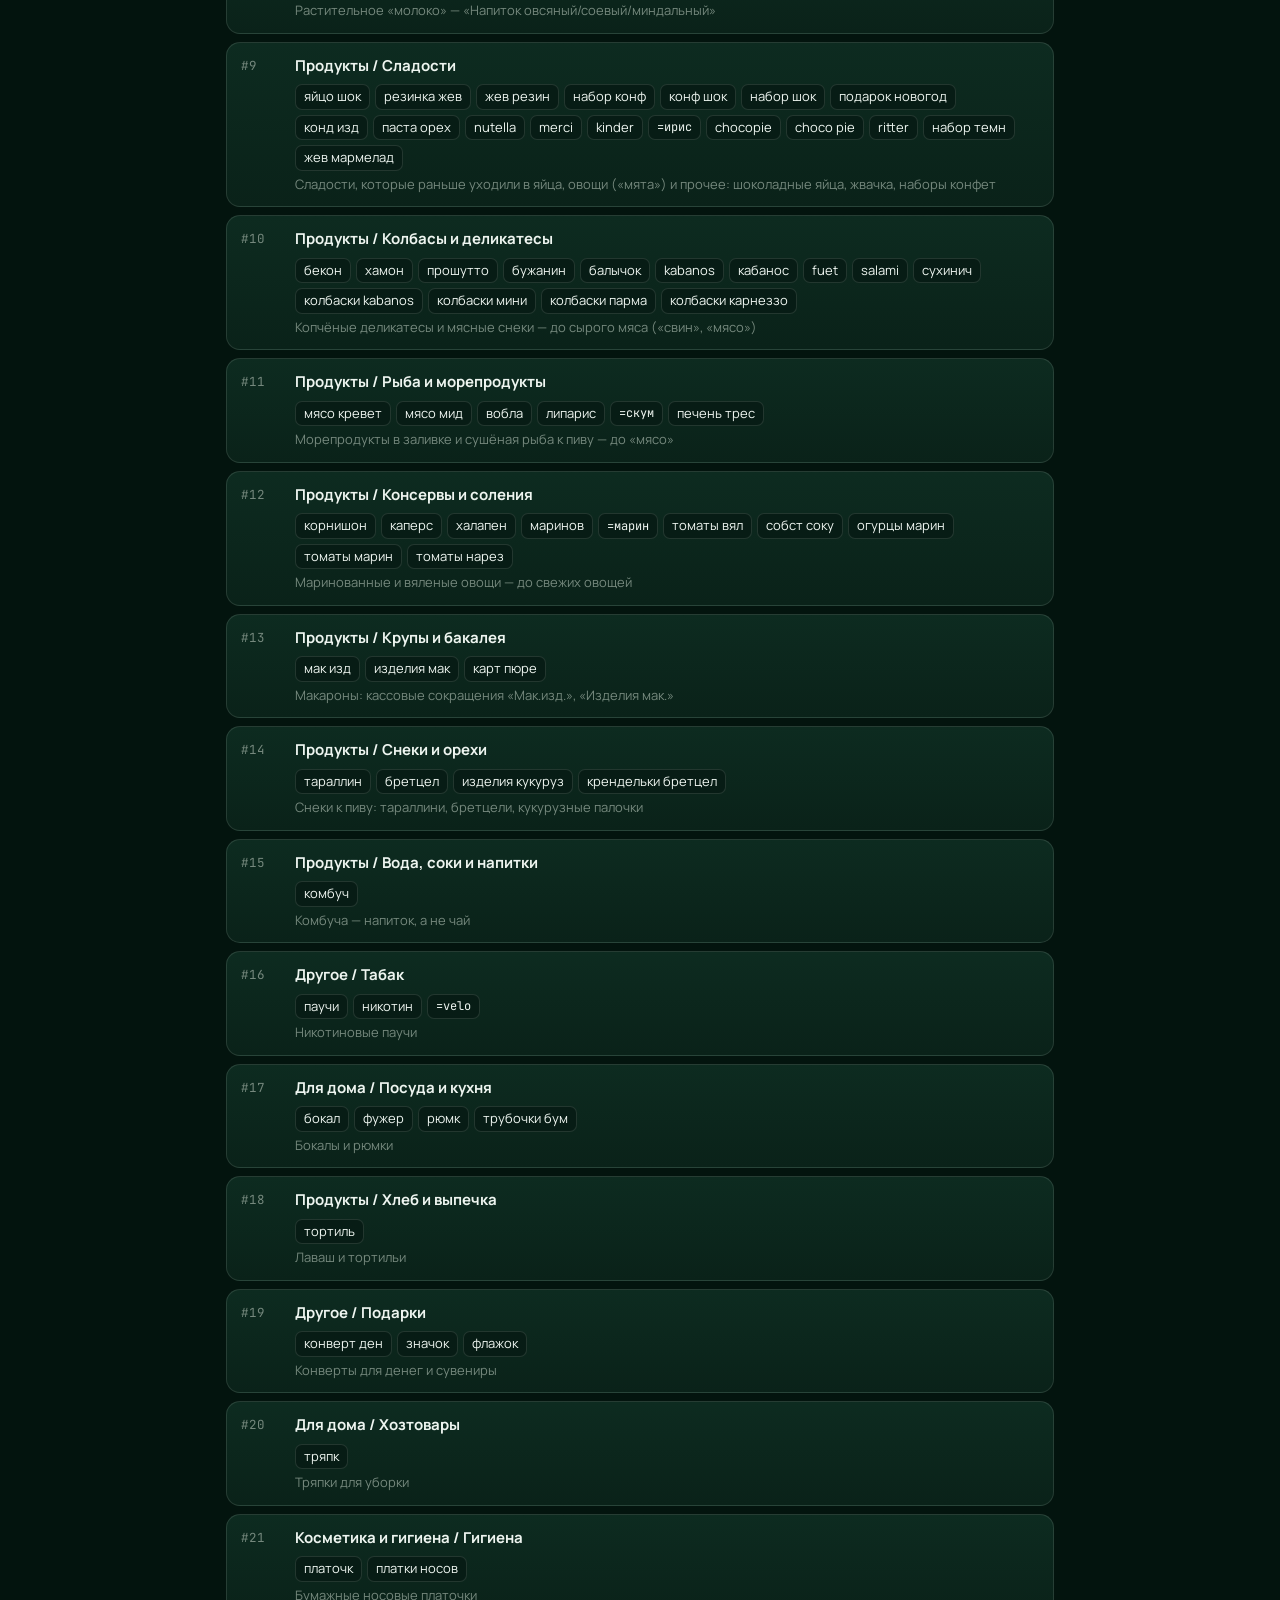
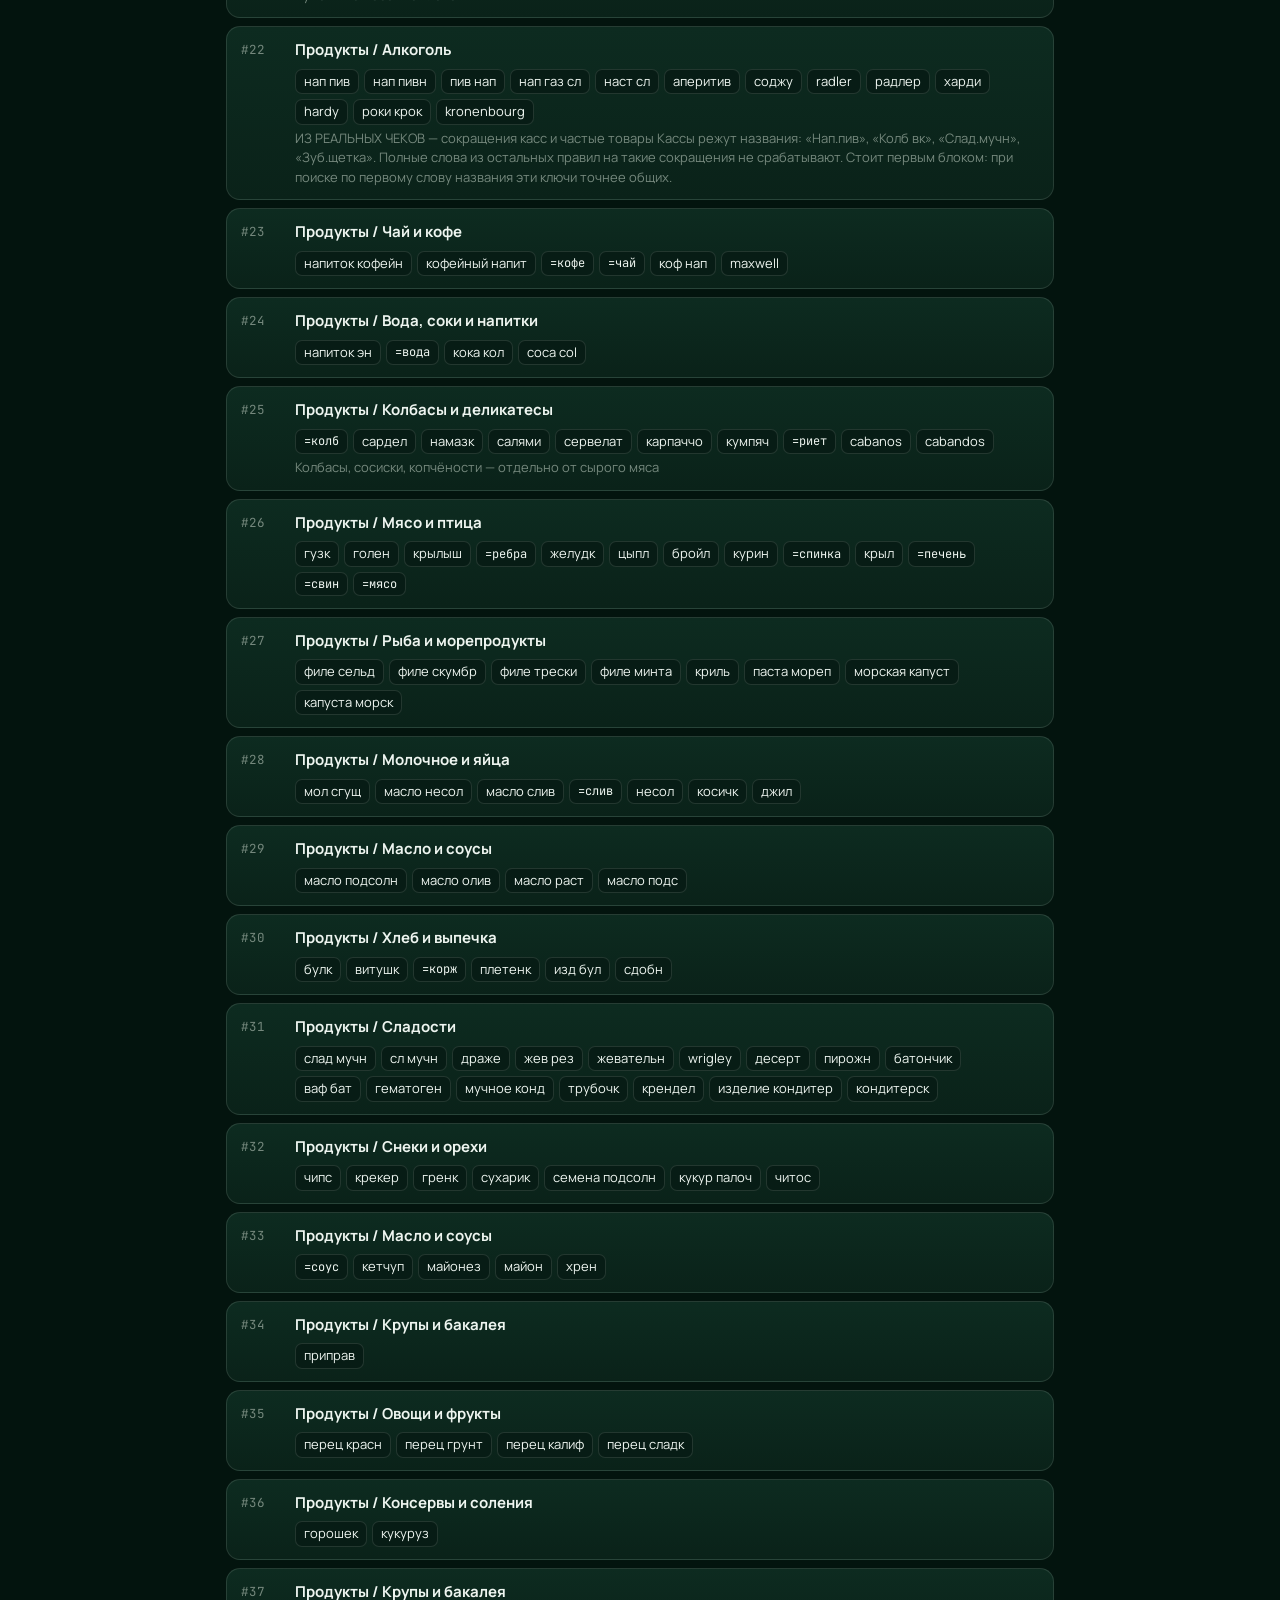
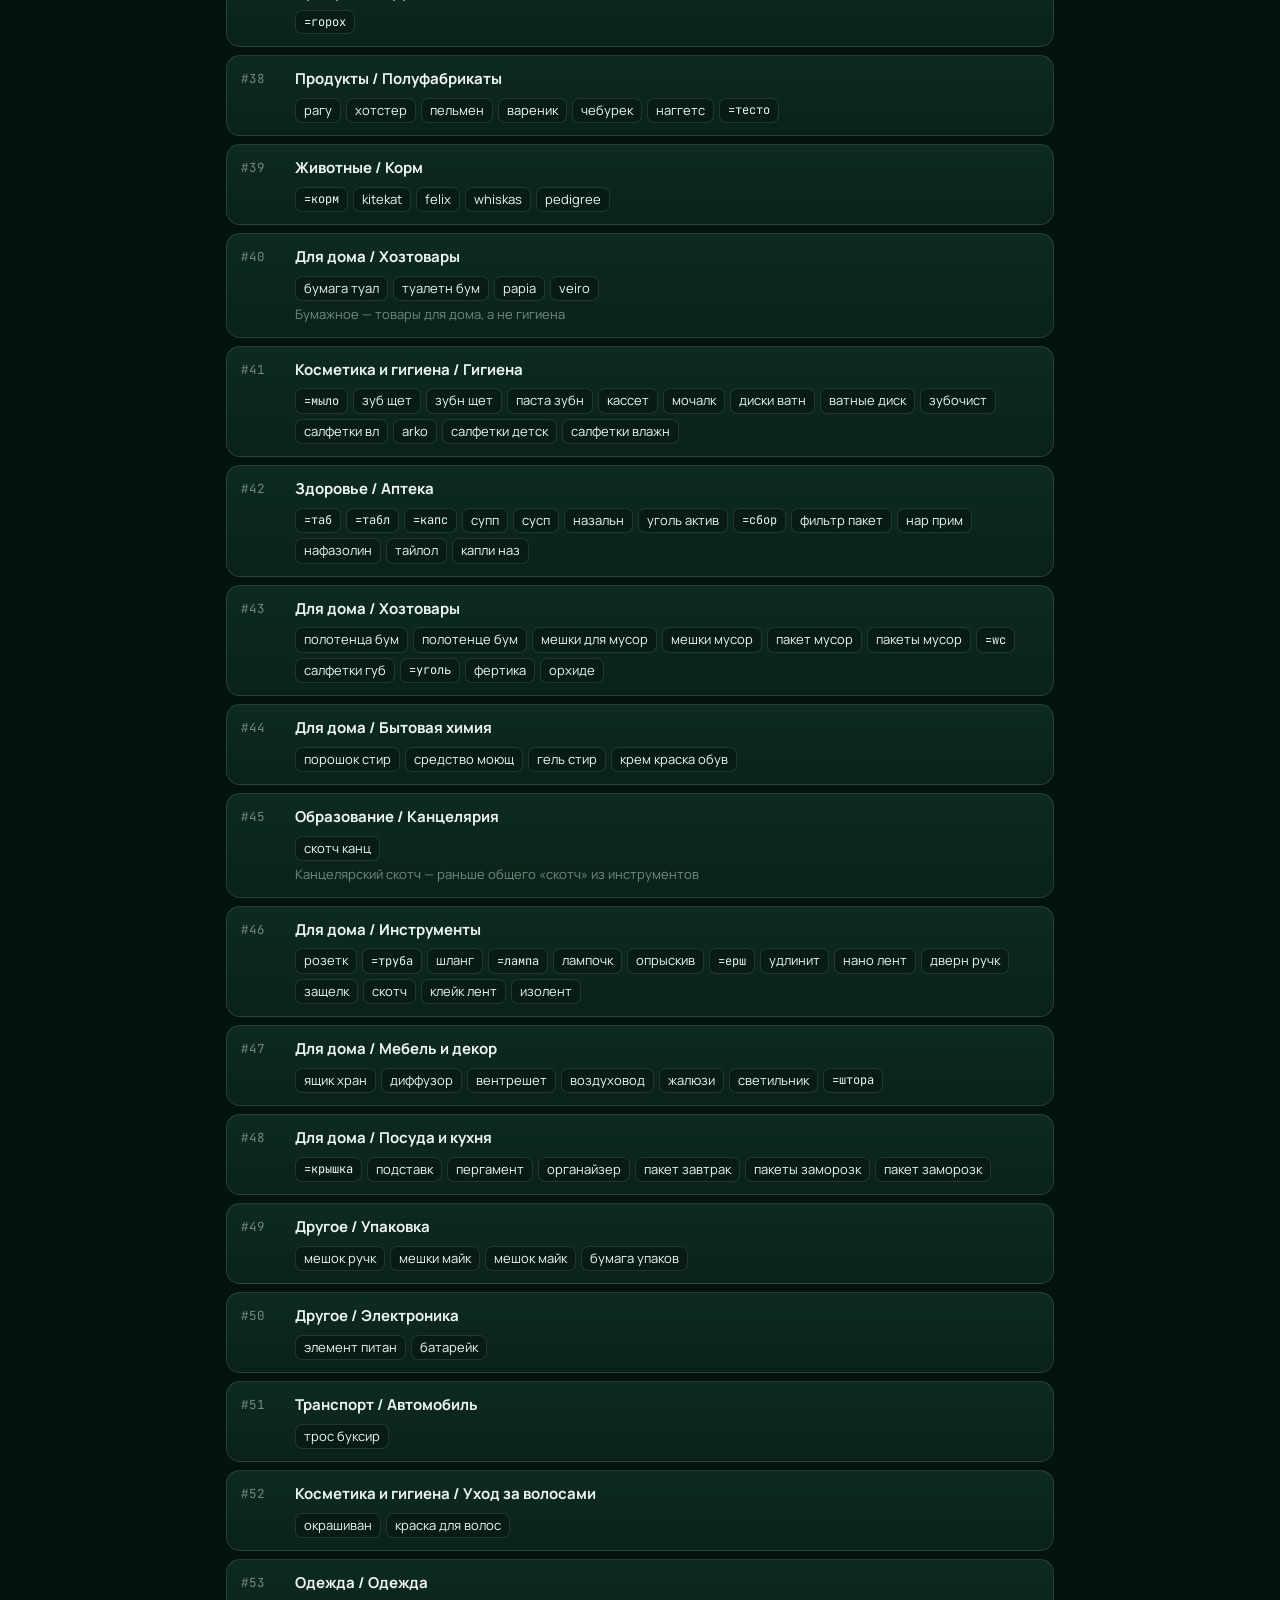
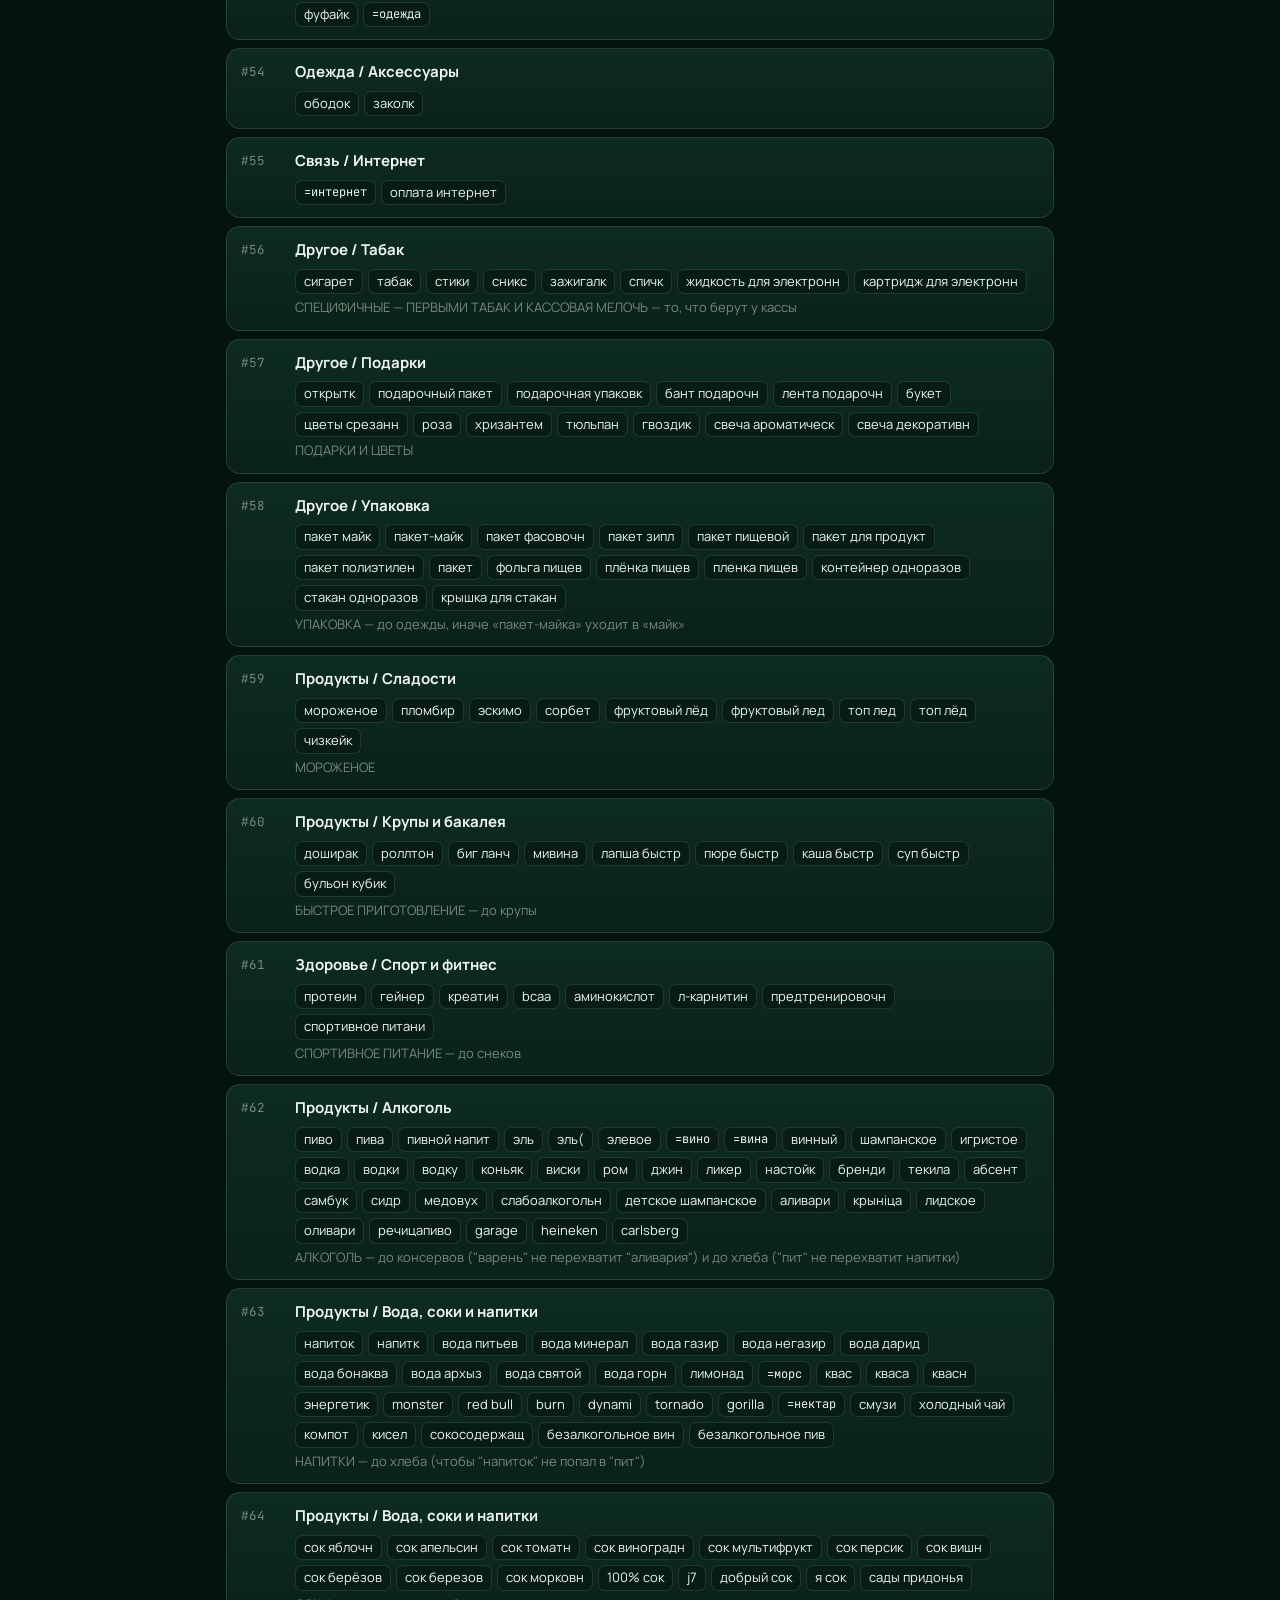
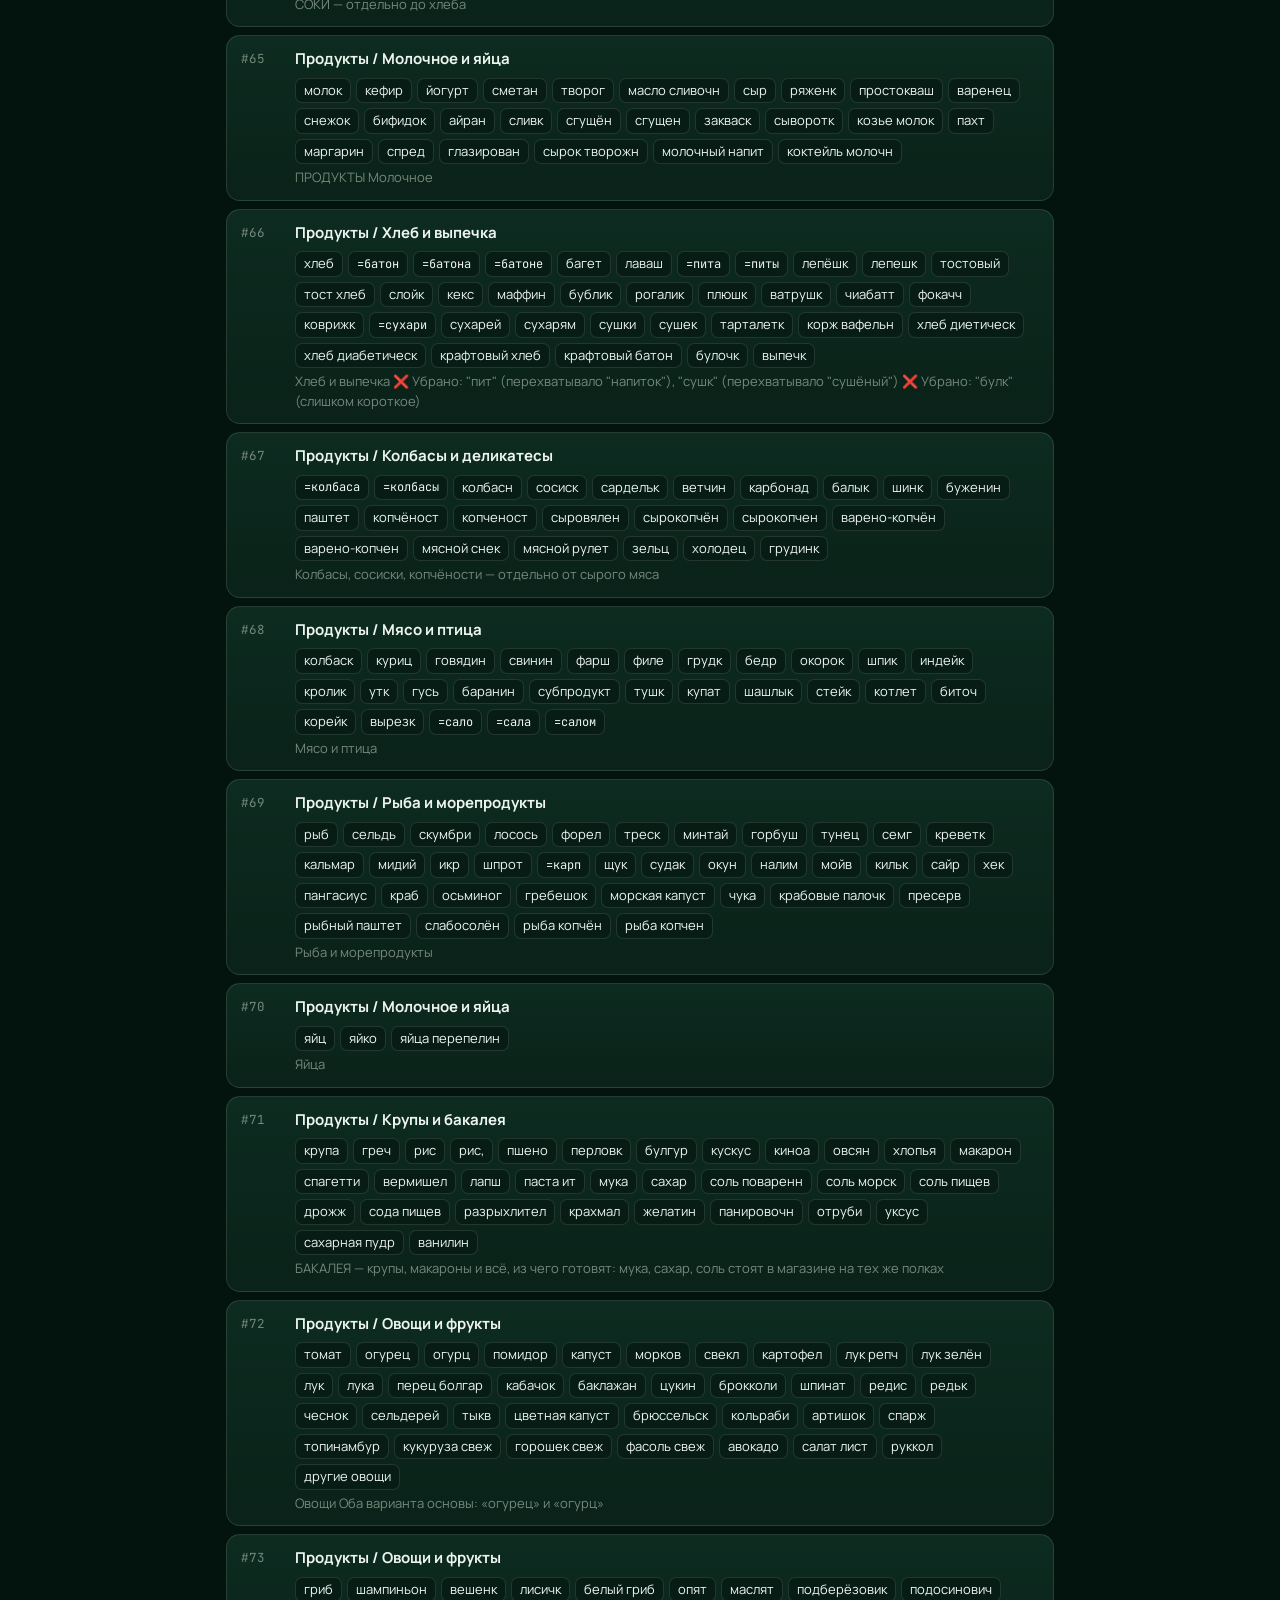
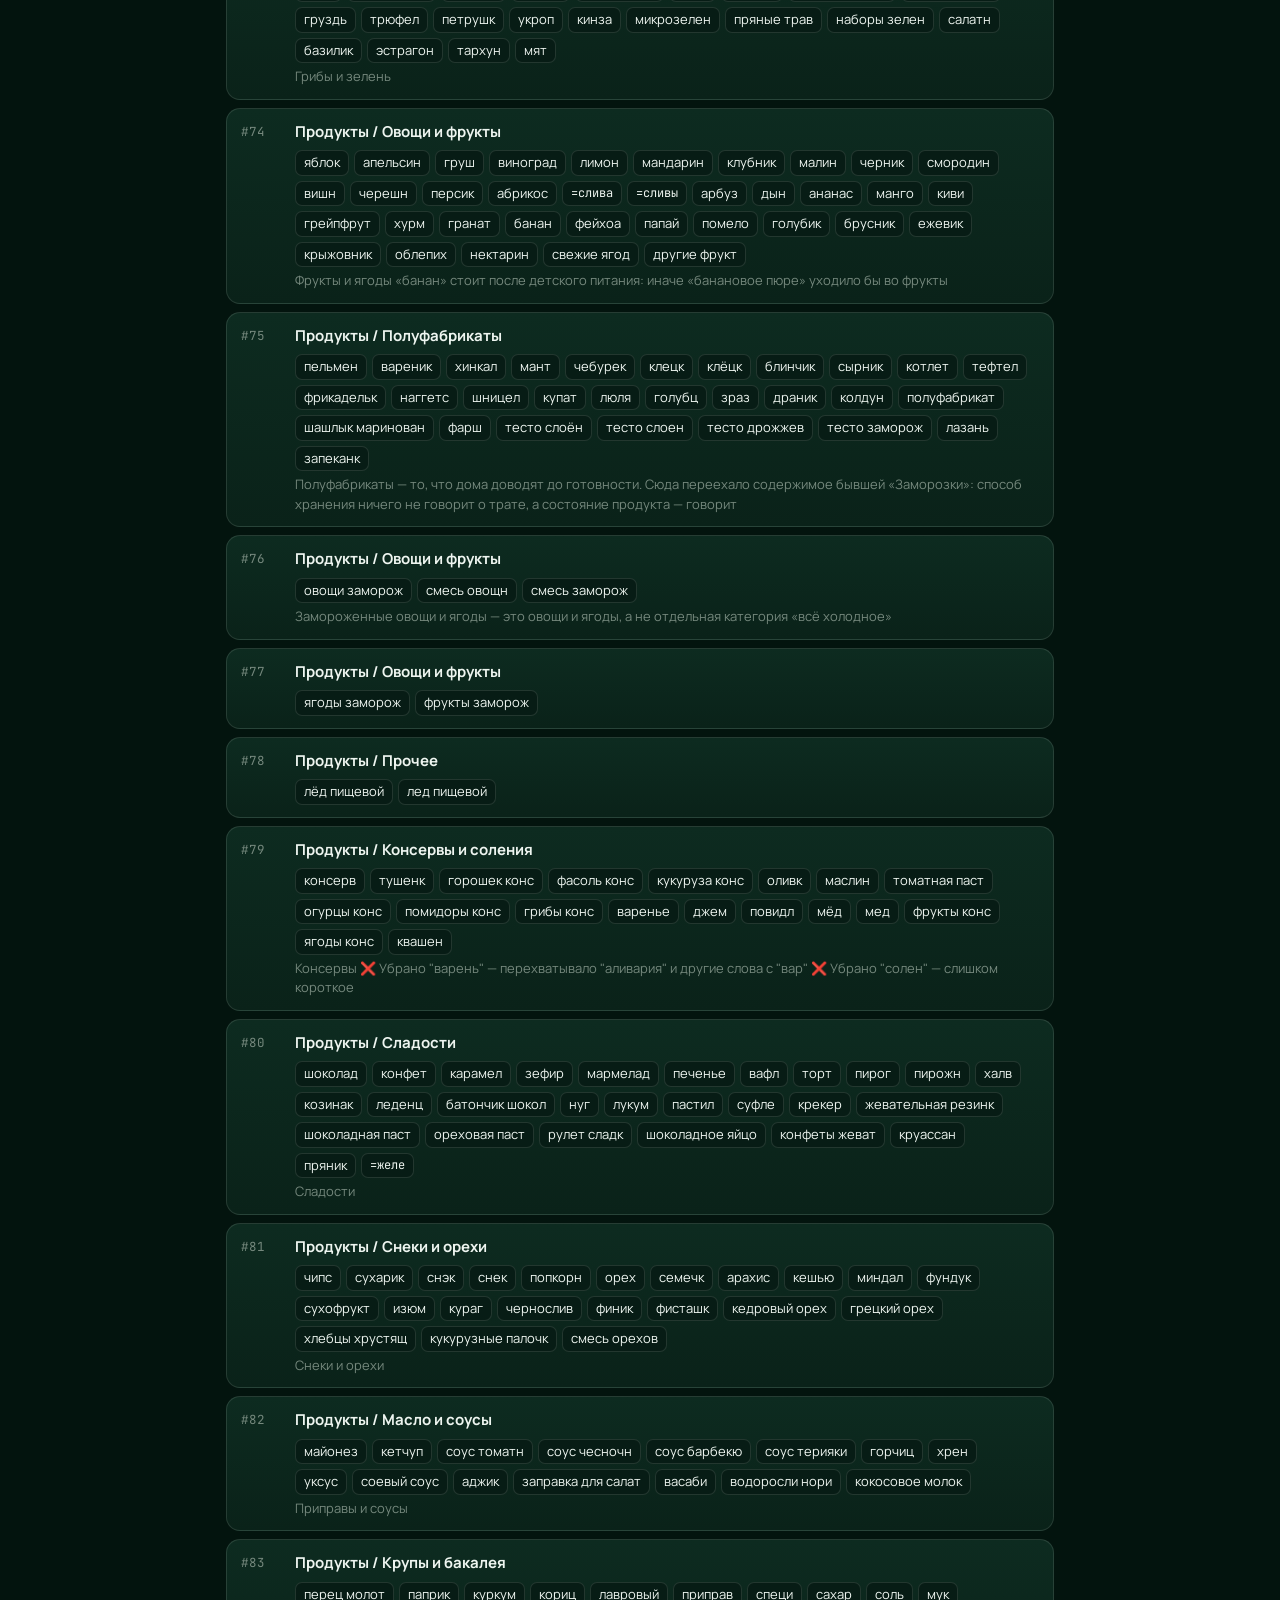
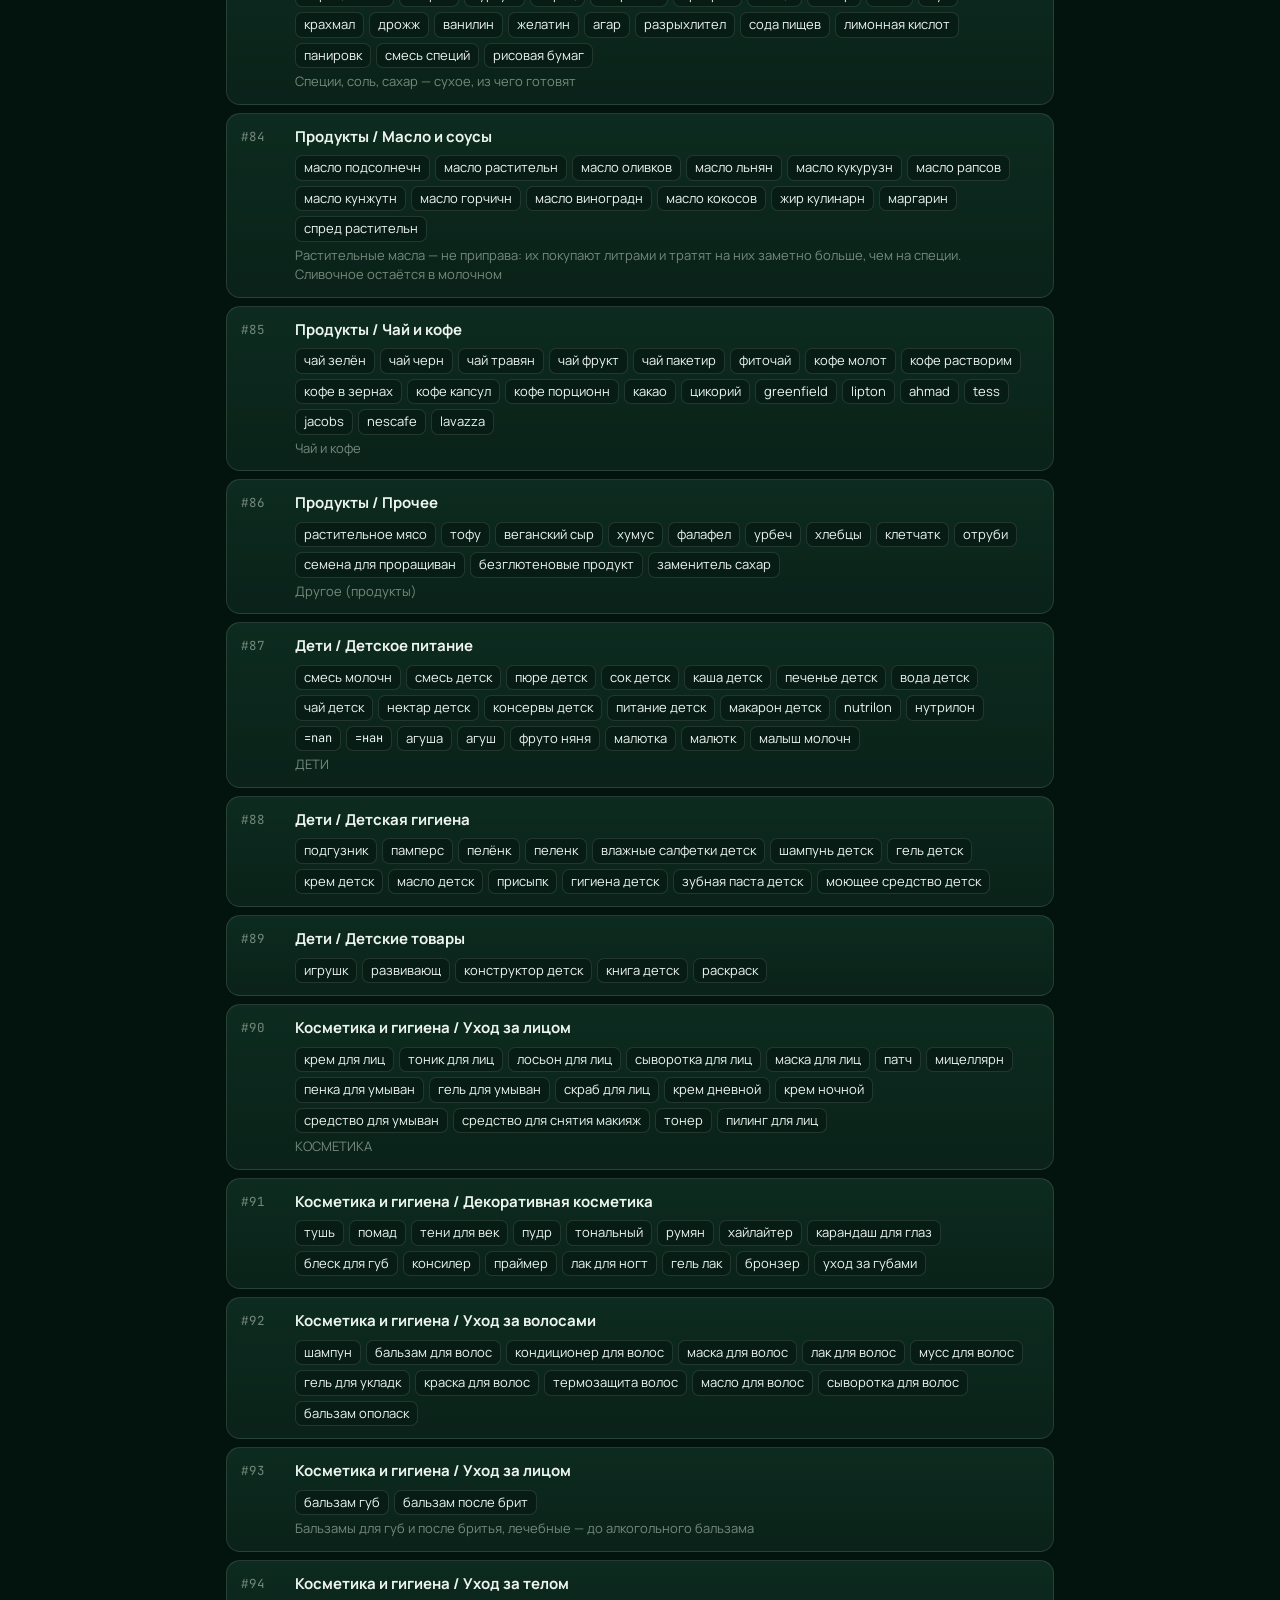
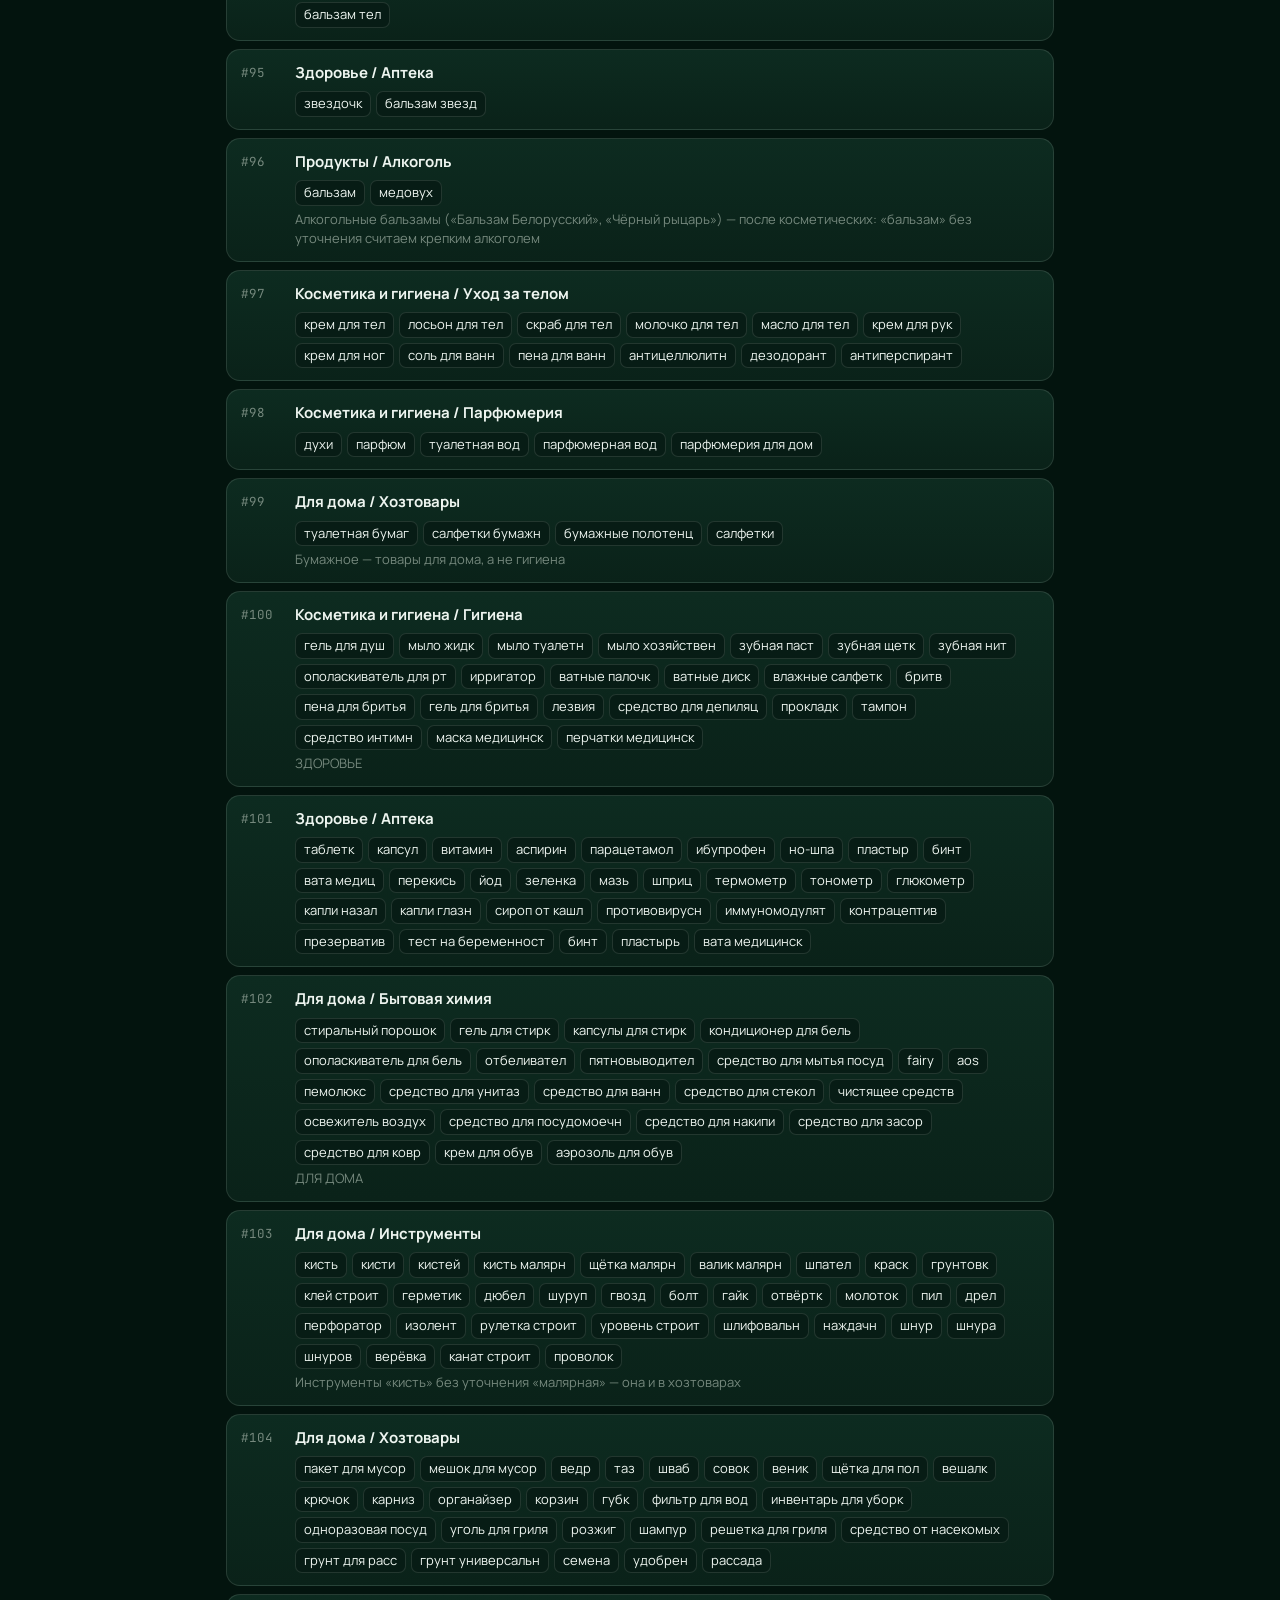
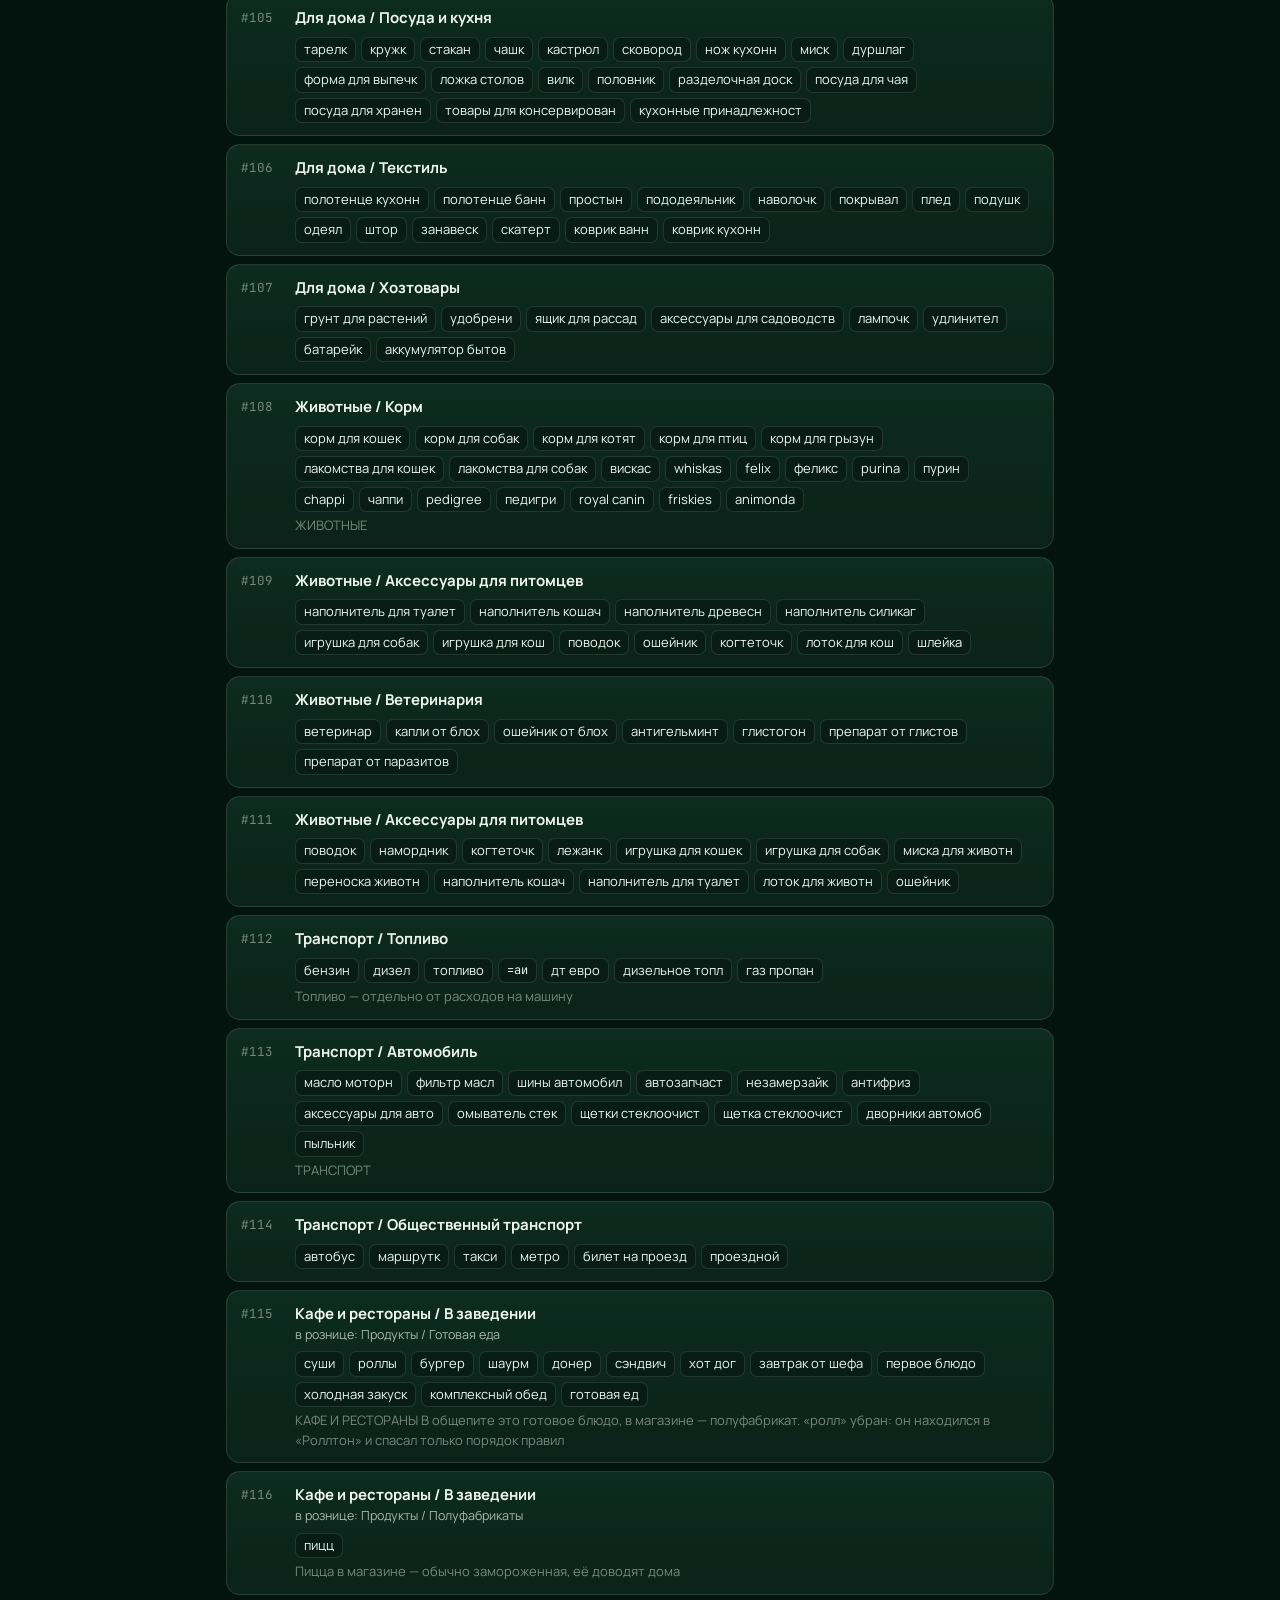
<file: admin.html>
<!DOCTYPE html>
<html lang="ru">
<head>
<meta charset="utf-8">
<meta name="viewport" content="width=device-width, initial-scale=1, viewport-fit=cover">
<meta name="robots" content="noindex, nofollow">
<title>SkarbIQ — редактор</title>
<link rel="icon" href="icon.png">
<link rel="preconnect" href="https://fonts.googleapis.com">
<link rel="stylesheet" href="https://fonts.googleapis.com/css2?family=Manrope:wght@400;500;600;700;800&family=JetBrains+Mono:wght@400;500&display=swap">
<style>
/* Редактор словаря категорий, «Что нового» и текстов сайта. Одна колонка, вкладки сверху, панель публикации снизу */
:root {
  --bg: #03140E; --surface: #0C2A1F; --sunk: #071C15; --line: rgba(233,245,238,.12);
  --text: #EEF5F0; --muted: #A6B8AD; --faint: #75887D;
  --accent: #E8B64A; --accent-soft: rgba(232,182,74,.14); --on-accent: #1D1404;
  --warn: #F5C46A; --warn-soft: rgba(232,182,74,.12);
  --bad: #F08A7A; --bad-soft: rgba(240,138,122,.12);
  --mint: #5BD69A;
  --font: 'Manrope', system-ui, -apple-system, 'Segoe UI', sans-serif;
  --mono: 'JetBrains Mono', ui-monospace, 'SF Mono', Menlo, monospace;
  color-scheme: dark;
}
*, *::before, *::after { box-sizing: border-box; }
[hidden] { display: none !important; }
html { -webkit-text-size-adjust: 100%; }
body { margin: 0; background: radial-gradient(60% 40% at 80% 0%, rgba(232,182,74,.08), transparent 70%), radial-gradient(70% 50% at 10% 0%, rgba(15,74,52,.7), transparent 70%), var(--bg); background-attachment: fixed; background-repeat: no-repeat; color: var(--text); font: 15px/1.5 var(--font); -webkit-font-smoothing: antialiased;
  padding-bottom: calc(90px + env(safe-area-inset-bottom, 0px)); }
.wrap { max-width: 860px; margin: 0 auto; padding-left: max(16px, env(safe-area-inset-left, 0px)); padding-right: max(16px, env(safe-area-inset-right, 0px)); }
button, input, select, textarea { font: inherit; color: inherit; }
button { cursor: pointer; }
:focus-visible { outline: 3px solid var(--accent-soft); outline-offset: 1px; }

/* Шапка */
header.top { position: sticky; top: 0; z-index: 20; background: rgba(3,20,14,.78);
  -webkit-backdrop-filter: blur(12px); backdrop-filter: blur(12px); border-bottom: 1px solid var(--line);
  padding-top: env(safe-area-inset-top, 0px); }
.top-in { display: flex; align-items: center; gap: 12px; padding-block: 10px; flex-wrap: wrap; }
.brand { font-weight: 800; font-size: 18px; letter-spacing: -.02em; margin-right: auto; display: flex; align-items: center; gap: 10px; }
.brand img { width: 30px; height: 30px; border-radius: 8px; }
.brand small { font-weight: 600; color: var(--faint); font-size: 13px; margin-left: 6px; }
.tabs { display: flex; gap: 4px; background: var(--sunk); border: 1px solid var(--line); border-radius: 11px; padding: 3px; }
.tabs button { border: 0; background: none; padding: 6px 12px; border-radius: 8px; font-weight: 600; font-size: 14px; color: var(--muted); white-space: nowrap; }
.tabs button[aria-selected="true"] { background: var(--accent); color: var(--on-accent); }
.tabs .dot { display: inline-block; width: 7px; height: 7px; border-radius: 50%; background: var(--warn); margin-left: 6px; vertical-align: 1px; }

/* Общие блоки */
.banner { margin: 14px 0 0; padding: 10px 14px; border-radius: 12px; font-size: 14px; background: var(--warn-soft); }
.banner.ok { background: var(--accent-soft); }
.banner.bad { background: var(--bad-soft); }
h2 { font-size: 22px; letter-spacing: -.02em; margin: 26px 0 4px; font-weight: 800; }
h3 { font-size: 16px; margin: 0; font-weight: 700; }
.sub { color: var(--muted); margin: 0 0 14px; font-size: 14px; }
.card { background: linear-gradient(180deg, #0D2B20, #0A2219); border: 1px solid var(--line); border-radius: 14px; padding: 14px; }
.row { display: flex; gap: 10px; flex-wrap: wrap; align-items: center; }
.grow { flex: 1 1 200px; min-width: 0; }
label.f { display: flex; flex-direction: column; gap: 4px; font-size: 12.5px; font-weight: 700; color: var(--muted); flex: 1 1 180px; min-width: 0; }
input[type=text], input[type=number], input[type=password], input[type=search], select, textarea {
  width: 100%; background: rgba(0,0,0,.25); border: 1px solid var(--line); border-radius: 10px; padding: 9px 11px; font-size: 15px; font-weight: 500; }
textarea { resize: vertical; min-height: 64px; line-height: 1.45; }
input:focus, select:focus, textarea:focus { border-color: var(--accent); outline: none; }
.btn { border: 1px solid var(--line); background: var(--surface); border-radius: 10px; padding: 8px 13px; font-weight: 700; font-size: 14px; white-space: nowrap; }
.btn:hover { border-color: var(--accent); }
.btn.primary { background: linear-gradient(180deg, #F5D27A, var(--accent)); color: var(--on-accent); border-color: var(--accent); box-shadow: 0 8px 22px -10px rgba(232,182,74,.6); }
.btn.danger { color: var(--bad); }
.btn.danger.armed { background: var(--bad); color: #fff; border-color: var(--bad); }
.btn.small { padding: 5px 9px; font-size: 13px; border-radius: 8px; }
.btn:disabled { opacity: .45; cursor: default; }
.muted { color: var(--muted); }
.faint { color: var(--faint); }
.mono { font-family: var(--mono); font-size: 13px; }
.count { font-family: var(--mono); font-size: 11.5px; color: var(--faint); font-weight: 500; }
.count.over { color: var(--bad); font-weight: 600; }

/* Проверка товара */
.tester { display: grid; gap: 10px; }
.result { border-radius: 12px; padding: 12px 14px; background: var(--sunk); border: 1px solid var(--line); font-size: 14.5px; }
.result .path { font-size: 18px; font-weight: 800; letter-spacing: -.01em; }
.result .why { color: var(--muted); margin-top: 4px; }
.result.fallback .path { color: var(--bad); }
.tokens { display: flex; flex-wrap: wrap; gap: 4px; margin-top: 8px; }
.tok { font-family: var(--mono); font-size: 12px; padding: 1px 6px; border-radius: 5px; background: var(--surface); border: 1px solid var(--line); }
.tok.hit { border-color: var(--accent); color: var(--accent); }

/* Правила */
.toolbar { display: flex; gap: 8px; flex-wrap: wrap; margin: 14px 0 10px; }
.toolbar input { flex: 1 1 220px; min-width: 0; }
.toolbar select { flex: 0 1 220px; min-width: 0; width: auto; }
.rules { display: grid; gap: 8px; }
.rule { background: linear-gradient(180deg, #0D2B20, #0A2219); border: 1px solid var(--line); border-radius: 14px; }
.rule.changed { border-color: color-mix(in srgb, var(--warn) 60%, var(--line)); }
.rule.new { border-color: var(--accent); }
.rule.hl { box-shadow: 0 0 0 3px var(--accent-soft); border-color: var(--accent); }
.rule-head { display: grid; grid-template-columns: 44px minmax(0,1fr) auto; gap: 10px; align-items: start; padding: 12px 14px; cursor: pointer; }
.idx { font-family: var(--mono); font-size: 12.5px; color: var(--faint); padding-top: 2px; }
.rule-path { font-weight: 700; }
.rule-retail { font-size: 12.5px; color: var(--muted); }
.rule-note { font-size: 13px; color: var(--faint); margin-top: 4px; }
.chips { display: flex; flex-wrap: wrap; gap: 5px; margin-top: 7px; }
.chip { display: inline-flex; align-items: center; gap: 4px; font-size: 13px; padding: 2px 8px; border-radius: 7px; background: var(--sunk); border: 1px solid var(--line); max-width: 100%; overflow-wrap: anywhere; }
.chip.eq { font-family: var(--mono); font-size: 12px; }
.chip.added { border-color: var(--accent); color: var(--accent); }
.chip button { border: 0; background: none; padding: 0 0 0 2px; color: var(--faint); font-size: 15px; line-height: 1; }
.chip button:hover { color: var(--bad); }
.tag-ch { font-size: 11px; font-weight: 800; letter-spacing: .04em; text-transform: uppercase; padding: 2px 6px; border-radius: 5px; background: var(--warn-soft); color: var(--warn); }
.tag-ch.new { background: var(--accent-soft); color: var(--accent); }
.editor { border-top: 1px solid var(--line); padding: 14px; display: grid; gap: 12px; }
.kw-add { display: flex; gap: 6px; }
.kw-add input { flex: 1; min-width: 0; }
.warns { display: grid; gap: 4px; }
.warn-line { font-size: 13px; color: var(--warn); }
.bad-line { font-size: 13px; color: var(--bad); }
.check { display: inline-flex; gap: 8px; align-items: center; font-weight: 600; font-size: 14px; }
.check input { width: 18px; height: 18px; accent-color: var(--accent); }
.moves { display: flex; gap: 6px; flex-wrap: wrap; align-items: center; }
.moves input { width: 76px; }
.empty { padding: 26px; text-align: center; color: var(--faint); }

/* Что нового */
.wn-grid { display: grid; grid-template-columns: minmax(0,1fr) 320px; gap: 18px; align-items: start; }
@media (max-width: 760px) { .wn-grid { grid-template-columns: minmax(0,1fr); } }
.items { display: grid; gap: 10px; }
.item { display: grid; gap: 10px; }
.item-head { display: flex; justify-content: space-between; align-items: center; gap: 8px; }
.swatches { display: flex; gap: 6px; flex-wrap: wrap; align-items: center; }
.sw { width: 28px; height: 28px; border-radius: 8px; border: 2px solid transparent; padding: 0; }
.sw[aria-pressed="true"] { border-color: var(--text); }
.swatches input { width: 104px; }
.phone { position: sticky; top: 80px; border: 1px solid var(--line); border-radius: 30px; background: #0D1612; padding: 22px 16px 16px; box-shadow: 0 10px 30px rgba(0,0,0,.08); }
.phone .ver { text-align: center; font-size: 11px; font-weight: 800; letter-spacing: .1em; color: var(--accent); }
.phone .ttl { text-align: center; font-size: 26px; font-weight: 800; letter-spacing: -.02em; margin: 2px 0 18px; }
.p-item { display: grid; grid-template-columns: 40px minmax(0,1fr); gap: 12px; margin-bottom: 16px; }
.p-icon { width: 40px; height: 40px; border-radius: 11px; display: grid; place-items: center; }
.p-icon span { width: 14px; height: 14px; border-radius: 4px; }
.p-item b { display: block; font-size: 15px; line-height: 1.3; }
.p-item p { margin: 3px 0 0; font-size: 13px; color: var(--muted); line-height: 1.4; overflow-wrap: anywhere; }
.p-item .p-act { font-size: 13px; font-weight: 700; color: var(--accent); margin-top: 4px; }
.p-btn { background: var(--accent); color: var(--on-accent); text-align: center; font-weight: 700; border-radius: 13px; padding: 13px; margin-top: 8px; }
.a-icon { width: 76px; height: 76px; border-radius: 22px; display: grid; place-items: center; margin: 14px auto 0; font-size: 36px; }
.a-label { text-align: center; font-size: 11px; font-weight: 800; letter-spacing: .12em; color: #E8B64A; margin-top: 16px; }
.a-title { text-align: center; font-size: 24px; font-weight: 800; line-height: 1.15; margin: 6px 0 0; letter-spacing: -.02em; overflow-wrap: anywhere; }
.a-text { text-align: center; font-size: 14px; color: var(--muted); line-height: 1.45; margin: 10px 0 0; white-space: pre-wrap; overflow-wrap: anywhere; }
.a-chips { display: flex; gap: 6px; justify-content: center; flex-wrap: wrap; margin-top: 12px; }
.a-chips span { background: rgba(63,190,122,.14); color: #6FD3A0; font-size: 12px; font-weight: 700; padding: 5px 10px; border-radius: 99px; }
.a-off { text-align: center; color: var(--muted); font-size: 13px; padding: 30px 6px; }
.p-link { text-align: center; font-size: 13px; font-weight: 700; color: var(--accent); padding: 10px 0 0; }

/* Панель публикации */
.dock { position: fixed; left: 0; right: 0; bottom: 0; z-index: 30; background: rgba(7,28,21,.92); -webkit-backdrop-filter: blur(14px); backdrop-filter: blur(14px); border-top: 1px solid var(--line);
  padding-bottom: env(safe-area-inset-bottom, 0px); box-shadow: 0 -6px 20px rgba(0,0,0,.06); }
.dock-in { display: flex; gap: 10px; align-items: center; padding-block: 10px; flex-wrap: wrap; }
.dock-text { flex: 1 1 200px; min-width: 0; font-size: 14px; }
.dock-text b { font-weight: 800; }

/* Окно публикации */
.sheet-bg { position: fixed; inset: 0; z-index: 40; background: rgba(0,0,0,.35); display: grid; place-items: end center; padding: 16px; padding-bottom: max(16px, env(safe-area-inset-bottom, 0px)); }
.sheet { width: 100%; max-width: 620px; max-height: 85vh; overflow: auto; background: var(--surface); border-radius: 18px; padding: 18px; border: 1px solid var(--line); }
.sheet h3 { font-size: 19px; margin-bottom: 8px; }
.diff { margin: 10px 0 14px; padding: 0; list-style: none; display: grid; gap: 6px; font-size: 14px; }
.diff li { padding: 7px 10px; border-radius: 9px; background: var(--sunk); overflow-wrap: anywhere; }
.diff .plus { color: var(--accent); font-weight: 700; }
.diff .minus { color: var(--bad); font-weight: 700; }

/* Сайт */
.cms-tools { position: sticky; top: 62px; z-index: 5; display: flex; gap: 6px; flex-wrap: wrap; align-items: center; padding: 8px; margin: 12px 0 4px; background: rgba(7,28,21,.92); -webkit-backdrop-filter: blur(10px); backdrop-filter: blur(10px); border: 1px solid var(--line); border-radius: 12px; }
.cms-tools .faint { font-size: 12.5px; margin-left: 4px; }
.cms-group { border: 1px solid var(--line); border-radius: 14px; padding: 12px 14px; margin: 12px 0; background: linear-gradient(180deg, #0D2B20, #0A2219); }
.cms-gt { font-weight: 800; font-size: 12px; color: var(--faint); text-transform: uppercase; letter-spacing: .06em; margin-bottom: 4px; }
.cms-field { margin: 8px 0; }
.cms-lbl { font-size: 11.5px; font-weight: 700; color: var(--faint); margin-bottom: 3px; }
.ce { background: rgba(0,0,0,.25); border: 1px solid var(--line); border-radius: 10px; padding: 8px 11px; min-height: 38px; overflow-wrap: anywhere; line-height: 1.5; }
.ce:focus { border-color: var(--accent); outline: none; }
.ce.changed { border-color: color-mix(in srgb, var(--warn) 65%, var(--line)); }
.ce.ce-h { font-weight: 800; font-size: 17px; letter-spacing: -.01em; }
.ce b, .ce strong { color: #fff; }
.ce a, .ce .gold { color: var(--accent); }
.ce .n { color: var(--faint); margin-right: 6px; }
.cms-list { border-left: 2px solid var(--line); padding-left: 10px; margin: 8px 0; }
.cms-item { margin: 4px 0 8px; }
.cms-item-bar { display: flex; gap: 4px; align-items: center; font-size: 12px; }
.cms-item .cms-field { margin: 2px 0; }
.btn.armed { background: var(--bad); color: #fff; border-color: var(--bad); }
@media (max-width: 640px) { .cms-tools { position: static; } }
#pFrame { width: 100%; height: 75vh; border: 1px solid var(--line); border-radius: 14px; background: #03140E; }
.help ol { padding-left: 20px; margin: 6px 0; }
.help li { margin-bottom: 5px; }
a { color: var(--accent); overflow-wrap: anywhere; }
@media (prefers-reduced-motion: reduce) { * { transition: none !important; } }

/* Справочник SF Symbols */
.sym-cur { width: 42px; height: 42px; flex: none; display: grid; place-items: center; font-size: 22px; border-radius: 10px; background: rgba(0,0,0,.25); border: 1px solid var(--line); }
.p-emo { font-style: normal; font-size: 20px; line-height: 1; }
#symDlg { width: min(760px, calc(100vw - 24px)); max-height: min(86vh, 900px); padding: 0; border: 1px solid var(--line); border-radius: 18px; background: var(--surface); color: var(--text); }
#symDlg::backdrop { background: rgba(0,0,0,.6); }
#symDlg .sd-head { position: sticky; top: 0; z-index: 1; background: var(--surface); padding: 14px 14px 10px; border-bottom: 1px solid var(--line); display: flex; flex-direction: column; gap: 10px; }
#symDlg .sd-groups { display: flex; gap: 6px; flex-wrap: wrap; }
#symDlg .sd-groups button { border: 1px solid var(--line); background: var(--sunk); color: var(--muted); border-radius: 999px; padding: 4px 11px; font-size: 13px; font-weight: 700; }
#symDlg .sd-groups button[aria-pressed="true"] { background: var(--accent); color: var(--on-accent); border-color: var(--accent); }
#symDlg .sd-grid { display: grid; grid-template-columns: repeat(auto-fill, minmax(150px, 1fr)); gap: 8px; padding: 12px 14px 16px; overflow: auto; max-height: calc(min(86vh, 900px) - 150px); }
#symDlg .sd-tile { display: flex; flex-direction: column; align-items: flex-start; gap: 4px; text-align: left; border: 1px solid var(--line); background: rgba(0,0,0,.2); border-radius: 12px; padding: 10px; min-width: 0; }
#symDlg .sd-tile:hover, #symDlg .sd-tile[aria-current="true"] { border-color: var(--accent); background: var(--accent-soft); }
#symDlg .sd-tile .e { font-size: 24px; line-height: 1; }
#symDlg .sd-tile .n { font-family: var(--mono); font-size: 11.5px; color: var(--text); word-break: break-all; }
#symDlg .sd-tile .k { font-size: 11.5px; color: var(--faint); }
#symDlg .sd-note { font-size: 12.5px; color: var(--faint); margin: 0; }
</style>
</head>
<body>
<dialog id="symDlg" aria-label="Иконки SF Symbols">
  <div class="sd-head">
    <div class="row"><h3 style="margin-right:auto">Иконки SF Symbols</h3><button class="btn small" type="button" id="symClose">Закрыть</button></div>
    <input type="search" id="symSearch" placeholder="Поиск: тема, чек, деньги, chart…" autocomplete="off">
    <div class="sd-groups" id="symGroups"></div>
    <p class="sd-note">Эмодзи — только примерный вид: браузер не умеет рисовать значки Apple. Точный вид — в приложении SF Symbols на Mac или сразу в SkarbIQ. Нужного нет — впишите имя вручную.</p>
  </div>
  <div class="sd-grid" id="symGrid"></div>
</dialog>

<header class="top">
  <div class="wrap top-in">
    <div class="brand"><img src="icon.png" alt="">SkarbIQ<small>редактор</small></div>
    <div class="tabs" role="tablist">
      <button role="tab" data-tab="rules" aria-selected="true">Категории<span class="dot" id="dotRules" hidden></span></button>
      <button role="tab" data-tab="wn" aria-selected="false">Что нового<span class="dot" id="dotWn" hidden></span></button>
      <button role="tab" data-tab="an" aria-selected="false">Важное<span class="dot" id="dotAn" hidden></span></button>
      <button role="tab" data-tab="site" aria-selected="false">Сайт<span class="dot" id="dotSite" hidden></span></button>
      <button role="tab" data-tab="access" aria-selected="false">Доступ</button>
    </div>
  </div>
</header>

<main class="wrap">
  <div id="status"></div>

  <!-- Категории -->
  <section id="tab-rules">
    <h2>Проверка товара</h2>
    <p class="sub">Покажет, куда приложение положит товар по словарю. Личная история человека (его прошлые правки) здесь не учитывается.</p>
    <div class="card tester">
      <div class="row">
        <label class="f grow">Название из чека<input type="text" id="tProduct" placeholder="Пакет-майка 40x10x65 «МАЯК»" autocomplete="off"></label>
        <label class="f grow">Магазин (необязательно)<input type="text" id="tStore" placeholder="Евроопт / Кафе «Лидо»" autocomplete="off"></label>
      </div>
      <div id="tResult"></div>
    </div>

    <h2>Правила <span class="faint" id="rulesMeta" style="font-size:14px;font-weight:600"></span></h2>
    <p class="sub">Срабатывает первое подходящее правило: сначала по первому слову названия, потом по всему названию. Ключ «=слово» — только точное слово, без «=» — начало слова.</p>
    <div class="toolbar">
      <input type="search" id="rSearch" placeholder="Найти слово, категорию или заметку">
      <select id="rCat"><option value="">Все категории</option></select>
      <button class="btn primary" id="rAdd" type="button">+ Правило</button>
    </div>
    <div class="rules" id="rulesList"></div>

    <h2>Признаки общепита</h2>
    <p class="sub">Если одно из этих слов есть в названии магазина, товары с правилами для «Продуктов» уходят в «Кафе и рестораны», а у правил с вариантом «в рознице» берётся основной вариант.</p>
    <div class="card">
      <div class="chips" id="catChips"></div>
      <div class="kw-add" style="margin-top:10px">
        <input type="text" id="catInput" placeholder="Добавить слово и нажать Enter">
        <button class="btn" id="catAdd" type="button">Добавить</button>
      </div>
    </div>
  </section>

  <!-- Что нового -->
  <section id="tab-wn" hidden>
    <div class="wn-grid">
      <div>
        <h2>Выпуск</h2>
        <p class="sub">Лист показывается один раз на каждый новый идентификатор. Поправили опечатку — оставьте прежний. Хотите, чтобы все увидели снова, — «Новый выпуск».</p>
        <div class="card" style="display:grid;gap:12px">
          <div class="row">
            <label class="f grow">Идентификатор<input type="text" id="wId" class="mono"></label>
            <button class="btn" id="wNewId" type="button" style="align-self:flex-end">Новый выпуск</button>
          </div>
          <div class="row">
            <label class="f grow">Строка над заголовком <span class="count" id="wTitleCount"></span><input type="text" id="wTitle" placeholder="Версия 1.4"></label>
            <label class="f" style="flex:0 1 150px">С какой сборки<input type="number" id="wBuild" min="0" step="1"></label>
          </div>
          <div id="wIdWarn"></div>
        </div>

        <h2>Пункты</h2>
        <p class="sub">2–4 пункта читаются лучше всего.</p>
        <div class="items" id="wItems"></div>
        <button class="btn" id="wAddItem" type="button" style="margin-top:10px">+ Пункт</button>
      </div>
      <div>
        <h2>Так увидят</h2>
        <p class="sub">Иконка в приложении будет настоящая — здесь примерный вид (эмодзи) и цвет.</p>
        <div class="phone" id="wPreview"></div>
      </div>
    </div>
  </section>

  <!-- Важное -->
  <section id="tab-an" hidden>
    <div class="wn-grid">
      <div>
        <h2>Объявление</h2>
        <p class="sub">Лист «Важное» при входе в приложение: опрос, акция, важная новость. Показывается один раз на каждый новый идентификатор и только если в этот запуск не было «Что нового». Новым пользователям — не раньше чем через 2 дня после установки. Работает с версии 1.6.</p>
        <div class="card" style="display:grid;gap:12px" id="aForm">
          <label class="agree-row" style="display:flex;gap:10px;align-items:center;font-weight:700"><input type="checkbox" id="aEnabled" style="width:20px;height:20px">Показывать объявление</label>
          <div class="row">
            <label class="f grow">Идентификатор<input type="text" id="aId" class="mono"></label>
            <button class="btn" id="aNewId" type="button" style="align-self:flex-end">Новое объявление</button>
          </div>
          <div id="aIdWarn"></div>
          <label class="f">Заголовок <span class="count" id="aTitleCount"></span><input type="text" id="aTitle" placeholder="Помогите сделать SkarbIQ лучше"></label>
          <label class="f">Текст <span class="count" id="aTextCount"></span><textarea id="aText" rows="4"></textarea></label>
          <label class="f">Плашки под текстом — через запятую, необязательно<input type="text" id="aChips" placeholder="Анонимно, 3 минуты"></label>
          <div class="row" style="align-items:flex-end"><span class="sym-cur" id="aIconCur" title="Примерный вид">?</span><label class="f">Иконка (SF Symbols)<input type="text" id="aIcon" list="iconList" class="mono"></label><button class="btn" type="button" id="aPick">Выбрать…</button></div>
          <div><div class="f" style="font-size:12.5px;font-weight:700;color:var(--muted);margin-bottom:4px">Цвет</div><div class="swatches" id="aSwatches"></div></div>
          <div class="row">
            <label class="f">Текст кнопки<input type="text" id="aButton" placeholder="Пройти опрос"></label>
            <label class="f">Кнопка ведёт<select id="aKind"></select></label>
          </div>
          <div class="row" id="aActRow"></div>
          <div class="row">
            <label class="f">Показывать до (включительно)<input type="date" id="aUntil"></label>
            <label class="f">Кому<select id="aAudience"><option value="all">Всем</option><option value="free">Только без Pro</option><option value="pro">Только с Pro</option></select></label>
            <label class="f" style="flex:0 1 150px">С какой сборки<input type="number" id="aBuild" min="0" step="1"></label>
          </div>
        </div>
      </div>
      <div>
        <h2>Так увидят</h2>
        <p class="sub">Иконка в приложении будет настоящая — здесь примерный вид.</p>
        <div class="phone" id="aPreview"></div>
      </div>
    </div>
  </section>

  <!-- Сайт -->
  <section id="tab-site" hidden>
    <h2>Тексты сайта</h2>
    <p class="sub">Выберите страницу и правьте тексты прямо в полях. Enter не переносит строку (Shift+Enter — перенос). Публикуется только открытая страница. Вёрстка, картинки и анимации не меняются.</p>
    <div class="toolbar">
      <select id="pSel" style="flex:1 1 240px;width:auto"></select>
      <button class="btn" id="pPreview" type="button">Предпросмотр</button>
      <button class="btn primary" id="pRelease" type="button" hidden>+ Новый выпуск</button>
    </div>
    <div class="card" id="pRelForm" hidden style="display:grid;gap:12px;margin-bottom:12px">
      <h3>Новый выпуск</h3>
      <div class="row">
        <label class="f grow">Название<input type="text" id="rlTitle"></label>
        <label class="f" style="flex:0 1 200px">Дата<input type="text" id="rlDate"></label>
      </div>
      <label class="f">Кратко, одной фразой<input type="text" id="rlSum" placeholder="Что главное в этом обновлении"></label>
      <label class="f">✦ Новое — по пункту на строку<textarea id="rlNew" rows="3" placeholder="**Название функции.** Что она делает"></textarea></label>
      <label class="f">↗ Улучшения — по пункту на строку<textarea id="rlBetter" rows="3"></textarea></label>
      <label class="f">✓ Исправления — по пункту на строку<textarea id="rlFix" rows="3"></textarea></label>
      <label class="f">Примечание в рамке (необязательно)<textarea id="rlNote" rows="2"></textarea></label>
      <p class="muted" style="margin:0;font-size:13px">**текст** — жирным. Прежний выпуск свернётся сам, счётчик обновлений увеличится.</p>
      <div id="rlMsg"></div>
      <div class="row" style="justify-content:flex-end">
        <button class="btn" id="rlCancel" type="button">Отмена</button>
        <button class="btn primary" id="rlAdd" type="button">Добавить в черновик</button>
      </div>
    </div>
    <div class="cms-tools" id="pTools" hidden>
      <button class="btn small" type="button" data-fmt="bold"><b>Ж</b> Жирный</button>
      <button class="btn small" type="button" data-fmt="link">Ссылка</button>
      <button class="btn small" type="button" data-fmt="unlink">Убрать ссылку</button>
      <button class="btn small" type="button" data-fmt="removeFormat">Убрать оформление</button>
      <span class="faint">Выделите текст в поле, потом нажмите кнопку</span>
    </div>
    <div id="pPrevWrap" hidden style="margin:12px 0"><iframe id="pFrame" title="Предпросмотр страницы"></iframe></div>
    <div id="pFields"></div>
  </section>

  <!-- Доступ -->
  <section id="tab-access" hidden>
    <h2>Доступ к публикации</h2>
    <p class="sub">Читать файлы можно без токена. Чтобы публиковать, нужен токен GitHub с правом записи только в этот репозиторий. Он хранится только в этом браузере.</p>
    <div class="card" style="display:grid;gap:12px">
      <label class="f">Токен GitHub<input type="password" id="token" placeholder="github_pat_…" autocomplete="off"></label>
      <div class="row">
        <button class="btn primary" id="tokenSave" type="button">Сохранить и проверить</button>
        <button class="btn danger" id="tokenForget" type="button">Забыть токен</button>
      </div>
      <div id="tokenState"></div>
    </div>
    <div class="card help" style="margin-top:12px">
      <h3>Как получить токен (один раз)</h3>
      <ol>
        <li>Откройте <a href="https://github.com/settings/personal-access-tokens/new" target="_blank" rel="noopener">github.com/settings/personal-access-tokens/new</a>.</li>
        <li><b>Token name</b>: SkarbIQ editor. <b>Expiration</b>: 1 год.</li>
        <li><b>Repository access</b>: Only select repositories → <b>diman9999/skarbiq</b>.</li>
        <li><b>Permissions → Repository permissions → Contents</b>: Read and write. Остальное не трогайте.</li>
        <li><b>Generate token</b>, скопируйте и вставьте сюда. На каждом устройстве — один раз.</li>
      </ol>
      <p class="muted" style="margin:6px 0 0">Если токен утечёт, им можно только менять файлы этого сайта. Отозвать его — там же, в настройках GitHub.</p>
    </div>
  </section>
</main>

<div class="dock" id="dock" hidden>
  <div class="wrap dock-in">
    <div class="dock-text" id="dockText"></div>
    <button class="btn" id="dockUndo" type="button">Отменить всё</button>
    <button class="btn primary" id="dockPublish" type="button">Опубликовать</button>
  </div>
</div>

<div class="sheet-bg" id="sheet" hidden>
  <div class="sheet" role="dialog" aria-modal="true" aria-labelledby="sheetTitle">
    <h3 id="sheetTitle">Опубликовать</h3>
    <div id="sheetBody"></div>
    <div class="row" style="justify-content:flex-end;margin-top:6px">
      <button class="btn" id="sheetCancel" type="button">Назад</button>
      <button class="btn primary" id="sheetGo" type="button">Опубликовать</button>
    </div>
  </div>
</div>

<script>
(function () {
'use strict';

// ---------- Настройки ----------
const OWNER = 'diman9999', REPO = 'skarbiq', BRANCH = 'main';
const RULES_PATH = 'category-rules-t2.json';
const WN_PATH = 'whats-new.json';
const AN_PATH = 'announcement.json';
const SITE_URL = 'https://diman9999.github.io/skarbiq/';
const TAXONOMY_VERSION = 2;

// Набор категорий 2 — как в DefaultCategories.swift
const TAXONOMY = {"Продукты":["Молочное и яйца","Мясо и птица","Колбасы и деликатесы","Рыба и морепродукты","Хлеб и выпечка","Овощи и фрукты","Крупы и бакалея","Полуфабрикаты","Готовая еда","Консервы и соления","Сладости","Снеки и орехи","Масло и соусы","Вода, соки и напитки","Чай и кофе","Алкоголь","Прочее"],"Транспорт":["Автомобиль","Общественный транспорт","Такси","Парковка","Топливо"],"Кафе и рестораны":["В заведении","Кофе и напитки","Фастфуд","Доставка еды"],"Здоровье":["Аптека","Медицинские услуги","Спорт и фитнес"],"Косметика и гигиена":["Гигиена","Уход за лицом","Уход за телом","Уход за волосами","Декоративная косметика","Парфюмерия"],"Одежда":["Одежда","Обувь","Аксессуары"],"Для дома":["Бытовая химия","Посуда и кухня","Текстиль","Хозтовары","Инструменты","Мебель и декор"],"Животные":["Корм","Ветеринария","Аксессуары для питомцев"],"Дети":["Детское питание","Детская гигиена","Детские товары"],"Развлечения":["Кино и театр","Игры","Спорт","Книги и музыка","Путешествия"],"Связь":["Мобильная связь","Интернет","ТВ"],"Коммунальные":["Электричество","Вода","Газ","Отопление"],"Образование":["Курсы","Книги","Канцелярия","Школа и университет"],"Маркетплейсы":["Ozon","Wildberries","AliExpress","Другие"],"Другое":["Упаковка","Электроника","Табак","Подарки","Прочее"]};

// Для «Что нового» — то, что знает приложение
const HINTS = [
  ['firstScan','Первый скан'], ['swipeReceipt','Смахнуть чек'], ['itemCategory','Категория товара'],
  ['priceHistory','История цены'], ['searchItems','Поиск по товарам'], ['checksLeft','Мало проверок'],
  ['queue','Чек в очереди'], ['unclassified','Неразобранное'], ['recurringSuggestion','Сделать регулярным'],
  ['categoryLimit','Лимит на категорию'], ['widget','Виджет']
];
const TABS = [['0','Главная'],['1','Аналитика'],['2','История'],['3','Категории'],['4','Настройки']];
const SCREENS = [['recurring','Регулярные платежи'],['income','Доход в месяц'],['limits','Лимиты категорий'],['subcategoryLimits','Лимиты подкатегорий'],['data','Данные'],['widget','Как поставить виджет']];
const PALETTE = ['#E0B12D','#2E9E5B','#E07B2D','#2F80ED','#8E5BD9','#E5484D','#14A3B8','#8A8F98'];
// Справочник SF Symbols: имя, примерный вид (эмодзи — браузер настоящие символы Apple не рисует), слова для поиска, группа
const SYMBOLS = [
 // Новое и важное
 ['sparkles','✨','новое блеск магия звёзды','Новое'],
 ['list.bullet.clipboard.fill','📋','опрос анкета список','Новое'],
 ['megaphone.fill','📣','объявление новость важно','Новое'],
 ['star.fill','⭐','звезда избранное лучшее','Новое'],
 ['gift.fill','🎁','подарок бонус бесплатно','Новое'],
 ['bolt.fill','⚡','быстро молния скорость','Новое'],
 ['wand.and.stars','🪄','магия авто волшебная палочка','Новое'],
 ['lightbulb.fill','💡','подсказка идея совет','Новое'],
 ['party.popper.fill','🎉','праздник юбилей ура','Новое'],
 ['crown.fill','👑','pro премиум корона','Новое'],
 ['checkmark.seal.fill','✅','проверено готово надёжно','Новое'],
 ['flame.fill','🔥','горячее популярное огонь','Новое'],
 ['heart.fill','❤️','любимое сердце нравится','Новое'],
 ['hand.thumbsup.fill','👍','отзыв спасибо лайк','Новое'],
 ['megaphone.fill','📣','объявление новость','Новое'],
 ['exclamationmark.triangle.fill','⚠️','внимание важно предупреждение','Новое'],
 ['info.circle.fill','ℹ️','информация справка','Новое'],
 ['questionmark.circle.fill','❓','вопрос помощь как','Новое'],
 // Аналитика
 ['chart.pie.fill','🥧','диаграмма круг доли категории','Аналитика'],
 ['chart.bar.fill','📊','график столбцы динамика','Аналитика'],
 ['chart.bar.xaxis','📊','столбцы ось период','Аналитика'],
 ['chart.line.uptrend.xyaxis','📈','рост цена тренд график','Аналитика'],
 ['chart.line.downtrend.xyaxis','📉','снижение падение цена','Аналитика'],
 ['chart.xyaxis.line','📈','линия график история','Аналитика'],
 ['chart.dots.scatter','⚬','точки разброс','Аналитика'],
 ['circle.circle.fill','◎','кольцо подробно два слоя','Аналитика'],
 ['percent','％','процент доля скидка','Аналитика'],
 ['arrow.up.right','↗️','рост вверх подорожало','Аналитика'],
 ['arrow.down.right','↘️','вниз подешевело','Аналитика'],
 ['arrow.up.arrow.down','↕️','сортировка изменение','Аналитика'],
 ['target','🎯','цель лимит план','Аналитика'],
 ['gauge.with.needle.fill','⏲️','шкала лимит уровень','Аналитика'],
 ['sum','∑','сумма итог','Аналитика'],
 // Деньги и покупки
 ['banknote.fill','💵','деньги наличные купюра','Деньги'],
 ['creditcard.fill','💳','карта оплата банк','Деньги'],
 ['wallet.pass.fill','👛','кошелёк','Деньги'],
 ['dollarsign.circle.fill','💲','доллар цена деньги','Деньги'],
 ['rublesign.circle.fill','₽','рубль валюта','Деньги'],
 ['eurosign.circle.fill','€','евро валюта','Деньги'],
 ['cart.fill','🛒','корзина покупки магазин','Деньги'],
 ['bag.fill','🛍️','сумка покупки','Деньги'],
 ['basket.fill','🧺','корзинка продукты','Деньги'],
 ['tag.fill','🏷️','ценник цена категория метка','Деньги'],
 ['storefront.fill','🏪','магазин сеть','Деньги'],
 ['building.columns.fill','🏛️','банк учреждение','Деньги'],
 ['giftcard.fill','🎫','карта подарочная скидка','Деньги'],
 ['receipt','🧾','чек квитанция','Деньги'],
 ['doc.text.fill','📄','документ чек текст','Деньги'],
 ['scroll.fill','📜','длинный чек свиток','Деньги'],
 ['piggybank.fill','🐷','копилка накопления доход','Деньги'],
 ['chart.line.flattrend.xyaxis','➖','стабильно ровно','Деньги'],
 // Сканер
 ['qrcode','▦','qr код','Сканер'],
 ['qrcode.viewfinder','🔳','qr сканер рамка','Сканер'],
 ['barcode.viewfinder','▥','штрихкод сканер','Сканер'],
 ['camera.fill','📷','камера фото','Сканер'],
 ['camera.viewfinder','📸','видоискатель съёмка','Сканер'],
 ['doc.viewfinder','📃','скан документа бумажный чек','Сканер'],
 ['text.viewfinder','🔤','распознавание текста ocr','Сканер'],
 ['viewfinder','⌗','рамка прицел','Сканер'],
 ['flashlight.on.fill','🔦','фонарик вспышка','Сканер'],
 ['tray.full.fill','📥','очередь входящие','Сканер'],
 ['tray.and.arrow.down.fill','📥','загрузка в очередь','Сканер'],
 ['clock.arrow.circlepath','🔁','повтор позже очередь','Сканер'],
 // Время и платежи
 ['calendar','📅','календарь дата месяц','Время'],
 ['calendar.badge.clock','🗓️','расписание регулярные срок','Время'],
 ['calendar.badge.plus','📆','добавить дату','Время'],
 ['clock.fill','🕒','время часы','Время'],
 ['alarm.fill','⏰','будильник напоминание утро','Время'],
 ['timer','⏱️','таймер','Время'],
 ['hourglass','⏳','ожидание песочные часы','Время'],
 ['bell.fill','🔔','уведомление напоминание колокол','Время'],
 ['bell.badge.fill','🔔','новое уведомление','Время'],
 ['repeat','🔁','повтор регулярно','Время'],
 ['arrow.clockwise','🔄','обновить','Время'],
 ['arrow.triangle.2.circlepath','🔄','синхронизация обмен','Время'],
 ['clock.arrow.circlepath','🕘','история прошлое','Время'],
 ['chevron.left.forwardslash.chevron.right','⟨⟩','назад вперёд листать','Время'],
 ['arrow.left.and.right','↔️','свайп листать прошлые','Время'],
 ['hand.draw.fill','👆','свайп жест палец','Время'],
 ['hand.tap.fill','👆','тап нажатие','Время'],
 // Интерфейс
 ['square.grid.2x2.fill','🔲','все возможности плитки каталог','Интерфейс'],
 ['list.bullet','📋','список','Интерфейс'],
 ['list.bullet.rectangle','📋','список карточка','Интерфейс'],
 ['magnifyingglass','🔍','поиск найти','Интерфейс'],
 ['line.3.horizontal.decrease.circle.fill','🔽','фильтр','Интерфейс'],
 ['slider.horizontal.3','🎚️','настройки параметры','Интерфейс'],
 ['gearshape.fill','⚙️','настройки шестерёнка','Интерфейс'],
 ['house.fill','🏠','главная дом','Интерфейс'],
 ['moon.fill','🌙','тёмная чёрная тема ночь','Интерфейс'],
 ['sun.max.fill','☀️','светлая тема день','Интерфейс'],
 ['circle.lefthalf.filled','◐','тема оформление авто','Интерфейс'],
 ['paintpalette.fill','🎨','цвета палитра оформление','Интерфейс'],
 ['textformat.size','🔠','шрифт размер текста','Интерфейс'],
 ['ipad','📱','ipad планшет','Интерфейс'],
 ['ipad.and.iphone','📱','ipad iphone устройства','Интерфейс'],
 ['iphone','📱','телефон iphone','Интерфейс'],
 ['apps.iphone','📲','виджет экран','Интерфейс'],
 ['rectangle.3.group.fill','▤','виджет блоки','Интерфейс'],
 ['eye.fill','👁️','показать видно','Интерфейс'],
 ['eye.slash.fill','🙈','скрыть','Интерфейс'],
 ['pencil','✏️','изменить править','Интерфейс'],
 ['trash.fill','🗑️','удалить','Интерфейс'],
 ['plus.circle.fill','➕','добавить','Интерфейс'],
 ['checkmark.circle.fill','✔️','готово галочка','Интерфейс'],
 ['xmark.circle.fill','✖️','закрыть отмена','Интерфейс'],
 ['arrow.uturn.backward','↩️','отменить назад','Интерфейс'],
 // Данные и защита
 ['externaldrive.fill','💾','резервная копия диск','Данные'],
 ['icloud.fill','☁️','облако icloud','Данные'],
 ['square.and.arrow.up','📤','поделиться экспорт','Данные'],
 ['square.and.arrow.down','📥','импорт загрузить','Данные'],
 ['tablecells','▦','таблица csv экспорт','Данные'],
 ['doc.on.doc.fill','📑','копия дубликат','Данные'],
 ['folder.fill','📁','папка','Данные'],
 ['lock.fill','🔒','приватность защита замок','Данные'],
 ['lock.shield.fill','🛡️','безопасность защита','Данные'],
 ['hand.raised.fill','✋','приватность данные не отправляются','Данные'],
 ['faceid','🙂','face id вход','Данные'],
 ['wifi.slash','📵','без интернета офлайн','Данные'],
 ['antenna.radiowaves.left.and.right','📡','сеть связь','Данные'],
 ['wrench.and.screwdriver.fill','🔧','исправления ремонт','Данные'],
 ['ant.fill','🐜','баг ошибка исправлено','Данные'],
 ['hammer.fill','🔨','доработка','Данные'],
 ['speedometer','⏩','быстрее производительность','Данные'],
 ['battery.100','🔋','батарея экономия','Данные'],
 // Категории расходов
 ['fork.knife','🍴','еда кафе рестораны','Категории'],
 ['cup.and.saucer.fill','☕','кофе кафе','Категории'],
 ['takeoutbag.and.cup.and.straw.fill','🥤','фастфуд доставка','Категории'],
 ['carrot.fill','🥕','продукты овощи','Категории'],
 ['birthday.cake.fill','🎂','сладости праздник','Категории'],
 ['wineglass.fill','🍷','алкоголь вино','Категории'],
 ['car.fill','🚗','транспорт авто','Категории'],
 ['fuelpump.fill','⛽','топливо азс','Категории'],
 ['bus.fill','🚌','автобус общественный','Категории'],
 ['tram.fill','🚋','трамвай метро','Категории'],
 ['airplane','✈️','путешествия самолёт','Категории'],
 ['house.and.flag.fill','🏡','дом жильё','Категории'],
 ['lightbulb.led.fill','💡','электричество свет коммуналка','Категории'],
 ['drop.fill','💧','вода коммуналка','Категории'],
 ['flame','🔥','газ отопление','Категории'],
 ['phone.fill','📞','связь телефон','Категории'],
 ['wifi','📶','интернет','Категории'],
 ['tv.fill','📺','тв подписки','Категории'],
 ['play.rectangle.fill','▶️','подписки видео стриминг','Категории'],
 ['gamecontroller.fill','🎮','развлечения игры','Категории'],
 ['ticket.fill','🎟️','билеты кино','Категории'],
 ['tshirt.fill','👕','одежда','Категории'],
 ['shoeprint.fill','👟','обувь','Категории'],
 ['shippingbox.fill','📦','маркетплейсы посылка доставка','Категории'],
 ['pills.fill','💊','аптека лекарства','Категории'],
 ['cross.case.fill','🩺','здоровье медицина','Категории'],
 ['heart.text.square.fill','🩺','здоровье','Категории'],
 ['figure.run','🏃','спорт','Категории'],
 ['dumbbell.fill','🏋️','спортзал','Категории'],
 ['scissors','✂️','красота парикмахер','Категории'],
 ['sparkles.rectangle.stack.fill','💄','косметика уход','Категории'],
 ['bubbles.and.sparkles.fill','🫧','гигиена бытовая химия','Категории'],
 ['washer.fill','🧺','бытовая техника стирка','Категории'],
 ['sofa.fill','🛋️','мебель дом','Категории'],
 ['hammer','🔨','ремонт инструменты','Категории'],
 ['leaf.fill','🍃','сад растения','Категории'],
 ['pawprint.fill','🐾','животные питомцы','Категории'],
 ['figure.and.child.holdinghands','👨‍👧','дети семья','Категории'],
 ['teddybear.fill','🧸','игрушки дети','Категории'],
 ['book.fill','📚','книги образование','Категории'],
 ['graduationcap.fill','🎓','обучение курсы','Категории'],
 ['laptopcomputer','💻','техника электроника','Категории'],
 ['smoke.fill','🚬','табак','Категории'],
 ['gift','🎁','подарки','Категории'],
 ['ellipsis.circle.fill','⋯','прочее другое','Категории'],
];
const ICONS = [...new Set(SYMBOLS.map(x => x[0]))];
const SYM_EMOJI = Object.fromEntries(SYMBOLS.map(x => [x[0], x[1]]));

// ---------- Мелочи ----------
const $ = (s, r) => (r || document).querySelector(s);
const esc = s => String(s == null ? '' : s).replace(/[&<>"']/g, c => ({'&':'&amp;','<':'&lt;','>':'&gt;','"':'&quot;',"'":'&#39;'}[c]));
const len = s => Array.from(s || '').length;
const clone = o => JSON.parse(JSON.stringify(o));
const store = {
  get(k) { try { return localStorage.getItem(k); } catch (e) { return null; } },
  set(k, v) { try { localStorage.setItem(k, v); } catch (e) {} },
  del(k) { try { localStorage.removeItem(k); } catch (e) {} }
};

// ---------- Нормализация и сопоставление — как ProductNameNormalizer.swift ----------
const SEPARATORS = new Set(Array.from(' \t\n"\'«»“”„‘’()[]{}<>/\\|-–—_,;:.!?*+=&#№~`^%@'));
const NOISE = new Set(['г','гр','кг','мг','мл','л','шт','уп','пак','пач','мкм','мм','см','м','%','ж','б','пэт','пнд','тм','в','с','и','на','для','из','по','от','до']);

function tokens(name) {
  const s = String(name).toLowerCase().replace(/ё/g, 'е');
  const out = []; let cur = '';
  for (const ch of s) {
    if (SEPARATORS.has(ch)) { out.push(cur); cur = ''; } else cur += ch;
  }
  out.push(cur);
  return out
    .map(t => t.replace(/\p{N}/gu, ''))
    .filter(t => t.length > 0 && len(t) > 1 && !NOISE.has(t));
}
function matchAt(keyword, keyTokens, toks, start) {
  const exact = keyword.startsWith('=') && keyTokens.length === 1;
  for (let i = 0; i < keyTokens.length; i++) {
    const w = toks[start + i], k = keyTokens[i];
    if (exact ? w !== k : !w.startsWith(k)) return false;
  }
  return true;
}
function matches(keyword, toks) {
  const kt = tokens(keyword);
  if (!kt.length || toks.length < kt.length) return false;
  for (let s = 0; s <= toks.length - kt.length; s++) if (matchAt(keyword, kt, toks, s)) return true;
  return false;
}
function matchesAtStart(keyword, toks) {
  const kt = tokens(keyword);
  if (!kt.length || toks.length < kt.length) return false;
  return matchAt(keyword, kt, toks, 0);
}
function venueOf(storeName, catering) {
  if (!storeName) return { kind: 'retail' };
  const t = tokens(storeName);
  if (!t.length) return { kind: 'retail' };
  for (const k of catering) if (matches(k, t)) return { kind: 'catering', keyword: k };
  return { kind: 'retail' };
}
// Как CategoryMatcher.match без истории пользователя. limit — смотреть только правила до этого номера
function matchProduct(product, storeName, doc, limit) {
  const rules = limit == null ? doc.rules : doc.rules.slice(0, limit);
  const venue = venueOf(storeName, doc.cateringKeywords);
  const toks = tokens(product);
  let hit = null;
  if (toks.length) {
    outer1: for (let i = 0; i < rules.length; i++)
      for (const k of rules[i].keywords) if (matchesAtStart(k, toks)) { hit = { i, k, pass: 'start' }; break outer1; }
    if (!hit) outer2: for (let i = 0; i < rules.length; i++)
      for (const k of rules[i].keywords) if (matches(k, toks)) { hit = { i, k, pass: 'any' }; break outer2; }
  }
  let cat, sub, how = [];
  if (hit) {
    const r = rules[hit.i];
    if (venue.kind === 'retail' && r.retail && r.retail.length === 2) { cat = r.retail[0]; sub = r.retail[1]; how.push('вариант «в рознице»'); }
    else { cat = r.category; sub = r.sub; }
  } else if (venue.kind === 'catering') { cat = 'Продукты'; sub = 'Прочее'; how.push('общепит, правила нет'); }
  else return { toks, venue, hit: null, cat: 'Другое', sub: 'Прочее', fallback: true, how };
  if (venue.kind === 'catering' && cat === 'Продукты') {
    const delivery = String(storeName || '').toLowerCase().includes('доставк');
    cat = 'Кафе и рестораны'; sub = delivery ? 'Доставка еды' : 'В заведении';
    how.push('общепит: еда → «Кафе и рестораны»');
  }
  return { toks, venue, hit, cat, sub, fallback: false, how };
}

// ---------- GitHub ----------
const tokenKey = 'skarbiq-admin-token';
let token = store.get(tokenKey) || '';

function b64decode(b64) {
  const bin = atob(b64.replace(/\s/g, ''));
  const bytes = new Uint8Array(bin.length);
  for (let i = 0; i < bin.length; i++) bytes[i] = bin.charCodeAt(i);
  return new TextDecoder().decode(bytes);
}
function b64encode(str) {
  const bytes = new TextEncoder().encode(str);
  let bin = '';
  for (let i = 0; i < bytes.length; i += 0x8000) bin += String.fromCharCode.apply(null, bytes.subarray(i, i + 0x8000));
  return btoa(bin);
}
async function gh(path, opts) {
  const res = await fetch('https://api.github.com/repos/' + OWNER + '/' + REPO + path, Object.assign({
    headers: Object.assign({ 'Accept': 'application/vnd.github+json', 'X-GitHub-Api-Version': '2022-11-28' },
      token ? { 'Authorization': 'Bearer ' + token } : {})
  }, opts || {}));
  if (!res.ok) {
    let msg = ''; try { msg = (await res.json()).message || ''; } catch (e) {}
    const err = new Error(msg || ('HTTP ' + res.status)); err.status = res.status; throw err;
  }
  return res.json();
}
async function loadFile(path) {
  if (token) {
    const j = await gh('/contents/' + path + '?ref=' + BRANCH + '&t=' + Date.now(), { cache: 'no-store' });
    return { text: b64decode(j.content), sha: j.sha };
  }
  // Без токена — с самого сайта (только чтение)
  const res = await fetch(path + '?t=' + Date.now(), { cache: 'no-store' });
  if (!res.ok) throw new Error('HTTP ' + res.status);
  return { text: await res.text(), sha: null };
}
async function saveFile(path, text, sha, message) {
  const body = { message, content: b64encode(text), branch: BRANCH };
  if (sha) body.sha = sha;
  const j = await gh('/contents/' + path, { method: 'PUT', headers: {
    'Accept': 'application/vnd.github+json', 'Authorization': 'Bearer ' + token, 'Content-Type': 'application/json'
  }, body: JSON.stringify(body) });
  return j.content.sha;
}

// ---------- Форматирование JSON — в стиле файлов на сайте ----------
function strList(arr, indent, width) {
  const lines = []; let line = '';
  arr.forEach((s, i) => {
    const piece = JSON.stringify(s) + (i < arr.length - 1 ? ',' : '');
    if (line && len(indent + line + ' ' + piece) > width) { lines.push(indent + line); line = piece; }
    else line = line ? line + ' ' + piece : piece;
  });
  if (line) lines.push(indent + line);
  return lines.join('\n');
}
function serializeRules(doc) {
  const out = ['{'];
  out.push('  "version": ' + doc.version + ',');
  out.push('  "taxonomy": ' + doc.taxonomy + ',');
  if (doc.description != null) out.push('  "description": ' + JSON.stringify(doc.description) + ',');
  out.push('  "rules": [');
  doc.rules.forEach((r, i) => {
    const f = [];
    if (r.note) f.push('      "note": ' + JSON.stringify(r.note));
    f.push('      "keywords": [\n' + strList(r.keywords, '        ', 88) + '\n      ]');
    f.push('      "category": ' + JSON.stringify(r.category));
    f.push('      "sub": ' + JSON.stringify(r.sub));
    if (r.retail && r.retail.length === 2) f.push('      "retail": [' + JSON.stringify(r.retail[0]) + ', ' + JSON.stringify(r.retail[1]) + ']');
    out.push('    {\n' + f.join(',\n') + '\n    }' + (i < doc.rules.length - 1 ? ',' : ''));
  });
  out.push('  ],');
  out.push('  "cateringKeywords": [\n' + strList(doc.cateringKeywords, '    ', 84) + '\n  ]');
  out.push('}');
  return out.join('\n') + '\n';
}
function serializeWn(doc) {
  const o = { id: doc.id, title: doc.title };
  if (doc.minBuild != null && doc.minBuild !== '') o.minBuild = Number(doc.minBuild);
  o.items = doc.items.map(it => {
    const x = { icon: it.icon, color: it.color, title: it.title, text: it.text };
    if (it.action) x.action = it.action;
    if (it.button) x.button = it.button;
    return x;
  });
  return JSON.stringify(o, null, 2) + '\n';
}

// ---------- Состояние ----------
let uid = 0;
const S = {
  rules: { orig: null, cur: null, sha: null, loaded: false },
  wn: { orig: null, cur: null, sha: null, loaded: false },
  an: { orig: null, cur: null, sha: null, loaded: false },
  open: null,          // _id открытого правила
  highlight: null,     // _id подсвеченного правила
  tab: 'rules'
};
function stripIds(doc) {
  const d = clone(doc);
  d.rules.forEach(r => { delete r._id; });
  return d;
}
const rulesDirty = () => S.rules.loaded && serializeRules(stripIds(S.rules.cur)) !== serializeRules(stripIds(S.rules.orig));
const wnDirty = () => S.wn.loaded && serializeWn(S.wn.cur) !== serializeWn(S.wn.orig);

// Черновик — на случай случайно закрытой вкладки
function saveDraft() {
  if (S.rules.loaded) rulesDirty() ? store.set('skarbiq-draft-rules', JSON.stringify({ base: S.rules.orig.version, doc: stripIds(S.rules.cur) })) : store.del('skarbiq-draft-rules');
  if (S.wn.loaded) wnDirty() ? store.set('skarbiq-draft-wn', JSON.stringify({ base: S.wn.orig.id, doc: S.wn.cur })) : store.del('skarbiq-draft-wn');
}

// ---------- Загрузка ----------
function setStatus(html, kind) { $('#status').innerHTML = html ? '<div class="banner ' + (kind || '') + '">' + html + '</div>' : ''; }

async function loadAll() {
  setStatus('Загружаю файлы…', 'ok');
  const problems = [];
  try {
    const f = await loadFile(RULES_PATH);
    const doc = JSON.parse(f.text);
    doc.rules.forEach(r => { r._id = ++uid; });
    S.rules.orig = doc; S.rules.sha = f.sha; S.rules.loaded = true;
    S.rules.cur = clone(doc);
    const draft = store.get('skarbiq-draft-rules');
    if (draft) {
      try {
        const d = JSON.parse(draft);
        if (d.base === doc.version) { d.doc.rules.forEach(r => { r._id = ++uid; }); matchIds(d.doc, doc); S.rules.cur = d.doc; problems.push('Восстановлен неопубликованный черновик словаря.'); }
        else store.del('skarbiq-draft-rules');
      } catch (e) { store.del('skarbiq-draft-rules'); }
    }
  } catch (e) { problems.push('Словарь не загрузился: ' + esc(e.message)); }
  try {
    const f = await loadFile(WN_PATH);
    const doc = JSON.parse(f.text);
    doc.items = doc.items || [];
    S.wn.orig = doc; S.wn.sha = f.sha; S.wn.loaded = true;
    S.wn.cur = clone(doc);
    const draft = store.get('skarbiq-draft-wn');
    if (draft) {
      try {
        const d = JSON.parse(draft);
        if (d.base === doc.id) { S.wn.cur = d.doc; problems.push('Восстановлен неопубликованный черновик «Что нового».'); }
        else store.del('skarbiq-draft-wn');
      } catch (e) { store.del('skarbiq-draft-wn'); }
    }
  } catch (e) { problems.push('«Что нового» не загрузилось: ' + esc(e.message)); }

  try {
    let doc = null, sha = null;
    try { const f = await loadFile(AN_PATH); doc = JSON.parse(f.text); sha = f.sha; }
    catch (e) { if (!(e.status === 404 || /404/.test(e.message))) throw e; }
    S.an.orig = normAn(doc); S.an.sha = sha; S.an.loaded = true;
    S.an.cur = clone(S.an.orig);
  } catch (e) { problems.push('«Важное» не загрузилось: ' + esc(e.message)); }

  const ro = !token ? 'Режим чтения: публиковать можно после того, как добавите токен во вкладке «Доступ».' : '';
  setStatus([ro].concat(problems).filter(Boolean).join('<br>'), problems.some(p => p.includes('не загруз')) ? 'bad' : '');
  renderAll();
  // Страницы сайта перечитываем: после ввода токена — уже из GitHub, с правом записи
  if (S.pages) { S.pages = {}; if (S.tab === 'site') loadPage(S.page); }
}
// У черновика — те же _id, что у оригинала, если правило не менялось по составу (для подсветки изменений)
function matchIds(draftDoc, origDoc) {
  const key = r => JSON.stringify([r.keywords, r.category, r.sub, r.retail || null, r.note || '']);
  const pool = new Map();
  origDoc.rules.forEach(r => { const k = key(r); if (!pool.has(k)) pool.set(k, []); pool.get(k).push(r._id); });
  draftDoc.rules.forEach(r => { const l = pool.get(key(r)); if (l && l.length) r._id = l.shift(); });
}

// ---------- Проверки ----------
function validateRules(doc) {
  const errors = [], warns = [];
  if (doc.taxonomy !== TAXONOMY_VERSION) errors.push('Набор категорий в файле — ' + doc.taxonomy + ', а редактор знает ' + TAXONOMY_VERSION + '.');
  if (!doc.rules.length) errors.push('Нет ни одного правила.');
  if (!doc.cateringKeywords.length) errors.push('Список общепита пуст — приложение отбросит такой файл.');
  const seen = new Map();
  doc.rules.forEach((r, i) => {
    const n = '#' + (i + 1);
    if (!r.keywords.length) errors.push(n + ': нет ни одного ключевого слова.');
    if (!TAXONOMY[r.category] || !TAXONOMY[r.category].includes(r.sub)) errors.push(n + ': нет подкатегории «' + r.category + ' / ' + r.sub + '».');
    if (r.retail && (!TAXONOMY[r.retail[0]] || !TAXONOMY[r.retail[0]].includes(r.retail[1]))) errors.push(n + ': вариант для розницы — несуществующая подкатегория.');
    r.keywords.forEach(k => {
      if (!tokens(k).length) warns.push(n + ': ключ «' + k + '» никогда не сработает — после очистки от цифр, единиц и предлогов от него ничего не остаётся.');
      const norm = k.toLowerCase().trim();
      if (seen.has(norm) && seen.get(norm) !== i) warns.push('Ключ «' + k + '» есть и в #' + (seen.get(norm) + 1) + ', и в ' + n + ' — сработает только первый.');
      else seen.set(norm, i);
    });
  });
  return { errors, warns };
}
// Ключ уже перехватывает правило выше?
function keywordShadow(doc, ruleIndex, keyword) {
  const probe = keyword.replace(/^=/, '');
  if (!tokens(probe).length) return null;
  const m = matchProduct(probe, '', doc, ruleIndex);
  return m.hit ? m.hit : null;
}
function validateWn(doc) {
  const errors = [];
  if (!String(doc.id || '').trim()) errors.push('Пустой идентификатор.');
  if (!doc.items.length) errors.push('Нет ни одного пункта — лист не покажется.');
  if (doc.minBuild !== '' && doc.minBuild != null && !(Number.isInteger(Number(doc.minBuild)) && Number(doc.minBuild) >= 0)) errors.push('«С какой сборки» — целое число от 0.');
  doc.items.forEach((it, i) => {
    const n = 'Пункт ' + (i + 1);
    if (!it.icon.trim()) errors.push(n + ': нет иконки.');
    if (!/^#[0-9A-Fa-f]{6}$/.test(it.color)) errors.push(n + ': цвет должен быть в виде #RRGGBB.');
    if (!it.title.trim()) errors.push(n + ': нет заголовка.');
    if (!it.text.trim()) errors.push(n + ': нет текста.');
  });
  return { errors };
}

// ---------- Отрисовка: правила ----------
const catOptions = (sel) => Object.keys(TAXONOMY).map(c => '<option' + (c === sel ? ' selected' : '') + '>' + esc(c) + '</option>').join('');
const subOptions = (cat, sel) => (TAXONOMY[cat] || []).map(s => '<option' + (s === sel ? ' selected' : '') + '>' + esc(s) + '</option>').join('');

function origRule(id) { return S.rules.orig.rules.find(r => r._id === id); }
function ruleState(r) {
  const o = origRule(r._id);
  if (!o) return 'new';
  const a = JSON.stringify([r.keywords, r.category, r.sub, r.retail || null, r.note || '']);
  const b = JSON.stringify([o.keywords, o.category, o.sub, o.retail || null, o.note || '']);
  return a === b ? '' : 'changed';
}

function renderTester() {
  const p = $('#tProduct').value, s = $('#tStore').value, box = $('#tResult');
  if (!S.rules.loaded) { box.innerHTML = ''; return; }
  if (!p.trim()) { box.innerHTML = '<div class="result"><span class="muted">Введите название — например «Пакет-майка 40x10x65 «МАЯК»» или «534930 Майонез ПРОВАН. 180г».</span></div>'; return; }
  const m = matchProduct(p, s, S.rules.cur);
  const hitKey = m.hit ? tokens(m.hit.k) : [];
  const tk = m.toks.length ? m.toks.map(t => '<span class="tok' + (hitKey.some(k => t.startsWith(k)) ? ' hit' : '') + '">' + esc(t) + '</span>').join('') : '<span class="faint">после очистки слов не осталось</span>';
  let why;
  if (m.hit) {
    why = 'Правило <a href="#" data-goto="' + S.rules.cur.rules[m.hit.i]._id + '">#' + (m.hit.i + 1) + '</a>, ключ «' + esc(m.hit.k) + '» — ' + (m.hit.pass === 'start' ? 'по первому слову' : 'по всему названию') + '.';
  } else if (!m.fallback) why = 'Ни одно правило не подошло.';
  else why = 'Ни одно правило не подошло — товар попадёт в «Неразобранное».';
  if (m.how.length) why += ' ' + esc(m.how.join('; ')) + '.';
  const venue = m.venue.kind === 'catering' ? '<div class="why">Магазин — общепит (слово «' + esc(m.venue.keyword) + '»).</div>' : (s.trim() ? '<div class="why">Магазин — розница.</div>' : '');
  box.innerHTML = '<div class="result' + (m.fallback ? ' fallback' : '') + '"><div class="path">' + esc(m.cat) + ' / ' + esc(m.sub) + '</div><div class="why">' + why + '</div>' + venue + '<div class="tokens">' + tk + '</div></div>';
}

function renderRules() {
  if (!S.rules.loaded) { $('#rulesList').innerHTML = '<div class="empty">Словарь не загружен.</div>'; return; }
  const doc = S.rules.cur;
  $('#rulesMeta').textContent = '· ' + doc.rules.length + ' · версия на сайте ' + S.rules.orig.version;
  const q = $('#rSearch').value.trim().toLowerCase(), cf = $('#rCat').value;
  const list = doc.rules.map((r, i) => ({ r, i })).filter(({ r }) => {
    if (cf && r.category !== cf && !(r.retail && r.retail[0] === cf)) return false;
    if (!q) return true;
    return r.keywords.some(k => k.toLowerCase().includes(q)) || (r.category + ' / ' + r.sub).toLowerCase().includes(q) || (r.note || '').toLowerCase().includes(q);
  });
  if (!list.length) { $('#rulesList').innerHTML = '<div class="empty">Ничего не нашлось.</div>'; return; }
  $('#rulesList').innerHTML = list.map(({ r, i }) => ruleHtml(r, i)).join('');
}

function ruleHtml(r, i) {
  const st = ruleState(r), open = S.open === r._id;
  const o = origRule(r._id);
  const chips = r.keywords.map(k => '<span class="chip' + (k.startsWith('=') ? ' eq' : '') + (o && !o.keywords.includes(k) ? ' added' : '') + '">' + esc(k) + (open ? '<button type="button" data-kwdel="' + esc(k) + '" aria-label="Убрать">×</button>' : '') + '</span>').join('');
  let h = '<div class="rule ' + st + (S.highlight === r._id ? ' hl' : '') + '" id="rule-' + r._id + '">';
  h += '<div class="rule-head" data-toggle="' + r._id + '"><div class="idx">#' + (i + 1) + '</div><div style="min-width:0">';
  h += '<div class="rule-path">' + esc(r.category) + ' / ' + esc(r.sub) + '</div>';
  if (r.retail) h += '<div class="rule-retail">в рознице: ' + esc(r.retail[0]) + ' / ' + esc(r.retail[1]) + '</div>';
  if (!open) h += '<div class="chips">' + chips + '</div>';
  if (r.note && !open) h += '<div class="rule-note">' + esc(r.note) + '</div>';
  h += '</div><div>' + (st === 'new' ? '<span class="tag-ch new">новое</span>' : st === 'changed' ? '<span class="tag-ch">изменено</span>' : '') + '</div></div>';
  if (open) h += editorHtml(r, i, chips);
  return h + '</div>';
}

function editorHtml(r, i, chips) {
  const doc = S.rules.cur;
  const warns = [];
  r.keywords.forEach(k => {
    const sh = keywordShadow(doc, i, k);
    if (sh) { const rr = doc.rules[sh.i]; warns.push('«' + esc(k) + '» раньше перехватывает правило #' + (sh.i + 1) + ' (' + esc(rr.category) + ' / ' + esc(rr.sub) + ', ключ «' + esc(sh.k) + '»).'); }
    if (!tokens(k).length) warns.push('«' + esc(k) + '» после очистки пустой — не сработает никогда.');
  });
  let h = '<div class="editor" data-rule="' + r._id + '">';
  h += '<div><div class="chips" style="margin-top:0">' + (chips || '<span class="faint">Пока нет слов</span>') + '</div>';
  h += '<div class="kw-add" style="margin-top:8px"><input type="text" data-kwinput placeholder="Слово или фраза, Enter — добавить. «=» — точное слово" autocomplete="off"><button class="btn" type="button" data-kwadd>Добавить</button></div>';
  h += '<div class="warns" style="margin-top:6px">' + warns.map(w => '<div class="warn-line">' + w + '</div>').join('') + '</div></div>';
  h += '<div class="row"><label class="f">Категория<select data-f="category">' + catOptions(r.category) + '</select></label><label class="f">Подкатегория<select data-f="sub">' + subOptions(r.category, r.sub) + '</select></label></div>';
  h += '<label class="check"><input type="checkbox" data-f="hasRetail"' + (r.retail ? ' checked' : '') + '> В рознице — другая категория</label>';
  if (r.retail) h += '<div class="row"><label class="f">В рознице: категория<select data-f="rcat">' + catOptions(r.retail[0]) + '</select></label><label class="f">подкатегория<select data-f="rsub">' + subOptions(r.retail[0], r.retail[1]) + '</select></label></div>';
  h += '<label class="f">Заметка (для себя, приложение её не читает)<textarea data-f="note" rows="2">' + esc(r.note || '') + '</textarea></label>';
  h += '<div class="moves"><button class="btn small" type="button" data-move="-1">↑ Выше</button><button class="btn small" type="button" data-move="1">↓ Ниже</button>';
  h += '<span class="faint" style="font-size:13px">на место</span><input type="number" min="1" max="' + doc.rules.length + '" value="' + (i + 1) + '" data-moveto><button class="btn small" type="button" data-movego>Переставить</button></div>';
  h += '<div class="row"><button class="btn small" type="button" data-dup>Дублировать</button>' + (origRule(r._id) ? '<button class="btn small" type="button" data-revert>Вернуть как было</button>' : '') + '<span style="flex:1"></span><button class="btn small danger" type="button" data-del>Удалить правило</button><button class="btn small" type="button" data-close>Свернуть</button></div>';
  return h + '</div>';
}

function renderCatering() {
  if (!S.rules.loaded) return;
  const o = new Set(S.rules.orig.cateringKeywords);
  $('#catChips').innerHTML = S.rules.cur.cateringKeywords.map(k => '<span class="chip' + (o.has(k) ? '' : ' added') + '">' + esc(k) + '<button type="button" data-catdel="' + esc(k) + '" aria-label="Убрать">×</button></span>').join('');
}

// ---------- Отрисовка: Что нового ----------
function actionParts(a) {
  if (!a) return { kind: '' };
  if (a.startsWith('url:')) return { kind: 'url', url: a.slice(4) };
  const p = a.split(':');
  if (p[0] === 'howTo') return { kind: 'howTo', hint: p[1] || '' };
  if (p[0] === 'tab') return { kind: 'tab', tab: p[1] || '0', hint: p[2] || '' };
  if (p[0] === 'screen') return { kind: 'screen', screen: p[1] || '' };
  return { kind: 'raw', raw: a };
}
function buildAction(parts) {
  if (parts.kind === 'url') return 'url:' + (parts.url || SITE_URL);
  if (parts.kind === 'howTo') return 'howTo:' + (parts.hint || HINTS[0][0]);
  if (parts.kind === 'tab') return 'tab:' + (parts.tab || '0') + (parts.hint ? ':' + parts.hint : '');
  if (parts.kind === 'screen') return 'screen:' + (parts.screen || SCREENS[0][0]);
  return '';
}
const opt = (list, sel, empty) => (empty ? '<option value="">' + empty + '</option>' : '') + list.map(([v, t]) => '<option value="' + v + '"' + (v === sel ? ' selected' : '') + '>' + esc(t) + '</option>').join('');

function renderWnForm() {
  if (!S.wn.loaded) { $('#wItems').innerHTML = '<div class="empty">Файл не загружен.</div>'; return; }
  const d = S.wn.cur;
  if (document.activeElement !== $('#wId')) $('#wId').value = d.id;
  if (document.activeElement !== $('#wTitle')) $('#wTitle').value = d.title;
  if (document.activeElement !== $('#wBuild')) $('#wBuild').value = d.minBuild == null ? '' : d.minBuild;
  $('#wItems').innerHTML = d.items.map((it, i) => {
    const a = actionParts(it.action);
    let act = '<label class="f">Кнопка<select data-wf="akind">' + opt([['howTo','«Как это?» — подсказка крупно'],['tab','«Попробовать» — вкладка'],['screen','«Открыть» — экран'],['url','«… ↗» — страница сайта (с версии 1.6)']], a.kind, 'Без кнопки') + '</select></label>';
    if (a.kind === 'howTo') act += '<label class="f">Подсказка<select data-wf="ahint">' + opt(HINTS, a.hint) + '</select></label>';
    if (a.kind === 'tab') act += '<label class="f">Вкладка<select data-wf="atab">' + opt(TABS, a.tab) + '</select></label><label class="f">и подсказка на ней<select data-wf="ahint">' + opt(HINTS, a.hint, 'без подсказки') + '</select></label>';
    if (a.kind === 'screen') act += '<label class="f">Экран<select data-wf="ascreen">' + opt(SCREENS, a.screen) + '</select></label>';
    if (a.kind === 'url') act += '<label class="f grow">Адрес страницы<input type="url" data-wf="aurl" value="' + esc(a.url) + '" class="mono"></label><label class="f">Текст кнопки<input type="text" data-wf="abtn" value="' + esc(it.button || '') + '" placeholder="Открыть"></label>';
    const tl = len(it.title), xl = len(it.text);
    return '<div class="card item" data-item="' + i + '">' +
      '<div class="item-head"><h3>Пункт ' + (i + 1) + '</h3><div class="row" style="gap:6px"><button class="btn small" type="button" data-imove="-1" aria-label="Выше">↑</button><button class="btn small" type="button" data-imove="1" aria-label="Ниже">↓</button><button class="btn small danger" type="button" data-idel>Удалить</button></div></div>' +
      '<label class="f">Заголовок <span class="count' + (tl > 40 ? ' over' : '') + '">' + tl + ' / 40</span><input type="text" data-wf="title" value="' + esc(it.title) + '"></label>' +
      '<label class="f">Текст <span class="count' + (xl > 140 ? ' over' : '') + '">' + xl + ' / 140</span><textarea data-wf="text" rows="3">' + esc(it.text) + '</textarea></label>' +
      '<div class="row" style="align-items:flex-end"><span class="sym-cur" title="Примерный вид">' + (SYM_EMOJI[it.icon] || '?') + '</span><label class="f">Иконка (SF Symbols)<input type="text" data-wf="icon" list="iconList" value="' + esc(it.icon) + '" class="mono"></label><button class="btn" type="button" data-ipick>Выбрать…</button></div>' +
      '<div><div class="f" style="font-size:12.5px;font-weight:700;color:var(--muted);margin-bottom:4px">Цвет</div><div class="swatches">' +
        PALETTE.map(c => '<button type="button" class="sw" style="background:' + c + '" data-color="' + c + '" aria-label="Цвет ' + c + '" aria-pressed="' + (c.toLowerCase() === String(it.color).toLowerCase()) + '"></button>').join('') +
        '<input type="text" data-wf="color" value="' + esc(it.color) + '" class="mono" aria-label="Цвет HEX"></div></div>' +
      '<div class="row">' + act + '</div>' +
    '</div>';
  }).join('');
  const t = len(d.title);
  $('#wTitleCount').textContent = t + ' / 30';
  $('#wTitleCount').className = 'count' + (t > 30 ? ' over' : '');
  const changed = wnDirty() && d.id === S.wn.orig.id;
  $('#wIdWarn').innerHTML = changed ? '<div class="banner" style="margin:0">Идентификатор прежний: кто уже видел этот выпуск, правку не увидит. Для повторного показа — «Новый выпуск».</div>' : '';
  renderWnPreview();
}
function renderWnPreview() {
  if (!S.wn.loaded) return;
  const d = S.wn.cur;
  const actLabel = (a, it) => { const p = actionParts(a); return p.kind === 'howTo' ? 'Как это?' : p.kind === 'tab' ? 'Попробовать' : p.kind === 'screen' ? 'Открыть' : p.kind === 'url' ? (it.button || 'Открыть') + ' ↗' : ''; };
  $('#wPreview').innerHTML = (d.title ? '<div class="ver">' + esc(d.title.toUpperCase()) + '</div>' : '') + '<div class="ttl">Что нового</div>' +
    d.items.map(it => {
      const c = /^#[0-9A-Fa-f]{6}$/.test(it.color) ? it.color : '#8A8F98';
      const al = actLabel(it.action, it);
      return '<div class="p-item"><div class="p-icon" style="background:' + c + '26">' + (SYM_EMOJI[it.icon] ? '<i class="p-emo">' + SYM_EMOJI[it.icon] + '</i>' : '<span style="background:' + c + '"></span>') + '</div><div style="min-width:0"><b>' + esc(it.title || 'Заголовок') + '</b><p>' + esc(it.text || 'Текст пункта') + '</p>' + (al ? '<div class="p-act">' + al + '</div>' : '') + '</div></div>';
    }).join('') +
    '<div class="p-btn">Продолжить</div><div class="p-link">Все возможности</div>';
}

// ---------- Панель ----------
function renderDock() {
  const r = rulesDirty(), w = wnDirty();
  $('#dotRules').hidden = !r; $('#dotWn').hidden = !w; $('#dotAn').hidden = !anDirty();
  $('#dotSite').hidden = !anyPageDirty();
  if (S.tab === 'site') {
    const dirty = pageDirty(S.page);
    $('#dock').hidden = !dirty;
    if (!dirty) return;
    const errs = validatePage(S.page);
    $('#dockText').innerHTML = '<b>«' + esc(pageTitle(S.page)) + '» изменена.</b> ' + (errs.length ? '<span style="color:var(--bad)">Ошибок: ' + errs.length + '</span>' : 'Опубликуется только эта страница.');
    $('#dockPublish').disabled = !token;
    $('#dockPublish').title = token ? '' : 'Добавьте токен во вкладке «Доступ»';
    return;
  }
  const which = S.tab === 'wn' ? 'wn' : S.tab === 'an' ? 'an' : 'rules';
  const dirty = which === 'wn' ? w : which === 'an' ? anDirty() : r;
  $('#dock').hidden = !dirty || S.tab === 'access';
  if (!dirty) return;
  if (which === 'rules') {
    const v = validateRules(S.rules.cur);
    $('#dockText').innerHTML = '<b>Словарь изменён.</b> ' + (v.errors.length ? '<span style="color:var(--bad)">Ошибок: ' + v.errors.length + '</span>' : 'Будет версия ' + (S.rules.orig.version + 1) + '.');
  } else if (which === 'an') {
    const v = validateAn(S.an.cur);
    $('#dockText').innerHTML = '<b>«Важное» изменено.</b> ' + (v.errors.length ? '<span style="color:var(--bad)">Ошибок: ' + v.errors.length + '</span>' : (!S.an.cur.enabled ? 'Объявление будет выключено.' : S.an.cur.id !== S.an.orig.id ? 'Новое объявление — покажется всем один раз.' : 'То же объявление.'));
  } else {
    const v = validateWn(S.wn.cur);
    $('#dockText').innerHTML = '<b>«Что нового» изменено.</b> ' + (v.errors.length ? '<span style="color:var(--bad)">Ошибок: ' + v.errors.length + '</span>' : (S.wn.cur.id !== S.wn.orig.id ? 'Новый выпуск — покажется всем.' : 'Тот же выпуск.'));
  }
  $('#dockPublish').disabled = !token;
  $('#dockPublish').title = token ? '' : 'Добавьте токен во вкладке «Доступ»';
}
function renderAll() { renderTester(); renderRules(); renderCatering(); renderWnForm(); renderAnForm(); renderDock(); }
function changed() { saveDraft(); renderDock(); }

// ---------- Сводка изменений ----------
function rulesDiff() {
  const o = S.rules.orig, c = S.rules.cur, lines = [];
  const oIds = o.rules.map(r => r._id), cIds = c.rules.map(r => r._id);
  c.rules.forEach((r, i) => {
    const or = origRule(r._id);
    if (!or) { lines.push('<span class="plus">+ Новое правило #' + (i + 1) + '</span>: ' + esc(r.category + ' / ' + r.sub) + ' — ' + esc(r.keywords.join(', '))); return; }
    const parts = [];
    const add = r.keywords.filter(k => !or.keywords.includes(k)), rem = or.keywords.filter(k => !r.keywords.includes(k));
    if (add.length) parts.push('<span class="plus">+ ' + esc(add.join(', ')) + '</span>');
    if (rem.length) parts.push('<span class="minus">− ' + esc(rem.join(', ')) + '</span>');
    if (or.category !== r.category || or.sub !== r.sub) parts.push(esc(or.category + ' / ' + or.sub) + ' → ' + esc(r.category + ' / ' + r.sub));
    if (JSON.stringify(or.retail || null) !== JSON.stringify(r.retail || null)) parts.push('розница: ' + esc(r.retail ? r.retail.join(' / ') : 'нет'));
    if ((or.note || '') !== (r.note || '')) parts.push('заметка');
    if (parts.length) lines.push('#' + (i + 1) + ' ' + esc(r.category + ' / ' + r.sub) + ': ' + parts.join(' · '));
  });
  o.rules.forEach(r => { if (!cIds.includes(r._id)) lines.push('<span class="minus">− Удалено правило</span> ' + esc(r.category + ' / ' + r.sub) + ' — ' + esc(r.keywords.join(', '))); });
  const kept = oIds.filter(id => cIds.includes(id)), keptNow = cIds.filter(id => oIds.includes(id));
  if (JSON.stringify(kept) !== JSON.stringify(keptNow)) lines.push('Изменён порядок правил');
  const ca = c.cateringKeywords.filter(k => !o.cateringKeywords.includes(k)), cr = o.cateringKeywords.filter(k => !c.cateringKeywords.includes(k));
  if (ca.length || cr.length) lines.push('Общепит: ' + (ca.length ? '<span class="plus">+ ' + esc(ca.join(', ')) + '</span> ' : '') + (cr.length ? '<span class="minus">− ' + esc(cr.join(', ')) + '</span>' : ''));
  return lines;
}
function wnDiff() {
  const o = S.wn.orig, c = S.wn.cur, lines = [];
  if (o.id !== c.id) lines.push('Новый выпуск: <b>' + esc(c.id) + '</b> — лист покажется всем ещё раз');
  if (o.title !== c.title) lines.push('Строка над заголовком: «' + esc(c.title) + '»');
  if (String(o.minBuild == null ? '' : o.minBuild) !== String(c.minBuild == null ? '' : c.minBuild)) lines.push('С какой сборки: ' + esc(c.minBuild === '' || c.minBuild == null ? 'всем' : c.minBuild));
  if (JSON.stringify(o.items) !== JSON.stringify(c.items)) lines.push('Пункты: ' + c.items.map(i => '«' + esc(i.title) + '»').join(', '));
  return lines;
}

// ---------- Публикация ----------
let publishing = null;
function openPublish() {
  if (S.tab === 'site') { openPublishPage(); return; }
  const which = S.tab === 'wn' ? 'wn' : S.tab === 'an' ? 'an' : 'rules';
  publishing = which;
  const v = which === 'rules' ? validateRules(S.rules.cur) : which === 'an' ? validateAn(S.an.cur) : validateWn(S.wn.cur);
  const diff = which === 'rules' ? rulesDiff() : which === 'an' ? anDiff() : wnDiff();
  let h = '';
  if (which === 'rules') h += '<p class="muted" style="margin:0">Версия ' + S.rules.orig.version + ' → <b>' + (S.rules.orig.version + 1) + '</b>. Приложения подхватят словарь при следующей проверке: раз в сутки, в отладочной сборке — при каждом открытии.</p>';
  else h += '<p class="muted" style="margin:0">Приложения подтянут файл при следующем запуске.</p>';
  h += '<ul class="diff">' + diff.map(l => '<li>' + l + '</li>').join('') + '</ul>';
  if (v.errors.length) h += '<div class="banner bad" style="margin:0 0 10px">' + v.errors.map(esc).join('<br>') + '</div>';
  if (v.warns && v.warns.length) h += '<details class="banner" style="margin:0 0 10px"><summary>Замечания: ' + v.warns.length + ' (публикации не мешают)</summary>' + v.warns.map(esc).join('<br>') + '</details>';
  $('#sheetTitle').textContent = which === 'rules' ? 'Опубликовать словарь' : which === 'an' ? 'Опубликовать «Важное»' : 'Опубликовать «Что нового»';
  $('#sheetBody').innerHTML = h;
  $('#sheetGo').disabled = !!v.errors.length || !token;
  $('#sheetGo').textContent = 'Опубликовать';
  $('#sheet').hidden = false;
}
async function doPublish() {
  const go = $('#sheetGo');
  go.disabled = true; go.textContent = 'Публикую…';
  try {
    if (publishing.startsWith('page:')) {
      await publishPage(publishing.slice(5));
    } else if (publishing === 'rules') {
      const doc = stripIds(S.rules.cur);
      doc.version = S.rules.orig.version + 1;
      const text = serializeRules(doc);
      JSON.parse(text);
      const sha = await saveFile(RULES_PATH, text, S.rules.sha, 'Словарь категорий v' + doc.version);
      S.rules.sha = sha;
      S.rules.cur.version = doc.version;
      S.rules.orig = clone(S.rules.cur);
      store.del('skarbiq-draft-rules');
      setStatus('Словарь v' + doc.version + ' опубликован. GitHub Pages обновится примерно через минуту.', 'ok');
    } else if (publishing === 'an') {
      const text = serializeAn(S.an.cur);
      JSON.parse(text);
      const sha = await saveFile(AN_PATH, text, S.an.sha, 'Важное: ' + (S.an.cur.enabled ? S.an.cur.id : 'выключено'));
      S.an.sha = sha;
      S.an.orig = clone(S.an.cur);
      setStatus('«Важное» опубликовано. Сайт обновится примерно через минуту.', 'ok');
    } else {
      const doc = clone(S.wn.cur);
      if (doc.minBuild === '' || doc.minBuild == null) delete doc.minBuild; else doc.minBuild = Number(doc.minBuild);
      const text = serializeWn(doc);
      const sha = await saveFile(WN_PATH, text, S.wn.sha, 'Что нового: ' + doc.id);
      S.wn.sha = sha;
      S.wn.orig = clone(S.wn.cur);
      store.del('skarbiq-draft-wn');
      setStatus('«Что нового» (' + esc(doc.id) + ') опубликовано. Сайт обновится примерно через минуту.', 'ok');
    }
    $('#sheet').hidden = true;
    renderAll();
  } catch (e) {
    let msg = esc(e.message);
    if (e.status === 401) msg = 'Токен не подошёл или истёк. Проверьте его во вкладке «Доступ».';
    else if (e.status === 403 || e.status === 404) msg = 'У токена нет права записи в diman9999/skarbiq (нужно Contents: Read and write).';
    else if (e.status === 409 || e.status === 422) msg = 'Файл на GitHub изменился, пока вы редактировали. Черновик сохранён — обновите страницу и проверьте изменения.';
    $('#sheetBody').insertAdjacentHTML('beforeend', '<div class="banner bad" style="margin:0">' + msg + '</div>');
    go.textContent = 'Повторить'; go.disabled = false;
  }
}

// ---------- Сайт: тексты страниц ----------
// Редактируются только элементы с data-cms (тексты) и data-cms-list (списки).
// Файл меняется точечно: остальной код страницы остаётся байт в байт прежним.
const PAGES = [
  ['index.html', 'Главная'], ['support.html', 'Поддержка'], ['changelog.html', 'История обновлений'],
  ['privacy.html', 'Политика конфиденциальности'], ['privacy-en.html', 'Privacy policy (EN)'],
  ['Review.html', 'Для проверки Apple'], ['site.js', 'Общие настройки сайта']
];
const pageTitle = p => (PAGES.find(x => x[0] === p) || [p, p])[1];
S.pages = {}; S.page = 'index.html';
const pageDirty = p => { const x = S.pages[p]; return !!(x && x.loaded && x.cur !== x.orig); };
const anyPageDirty = () => Object.keys(S.pages).some(pageDirty);
function hashStr(s) { let h = 0; for (let i = 0; i < s.length; i++) h = (h * 31 + s.charCodeAt(i)) | 0; return s.length + ':' + h; }
function savePageDraft(p) {
  const x = S.pages[p]; if (!x || !x.loaded) return;
  const k = 'skarbiq-draft-page-' + p;
  pageDirty(p) ? store.set(k, JSON.stringify({ base: hashStr(x.orig), cur: x.cur })) : store.del(k);
}

async function loadPage(p, force) {
  if (S.pages[p] && S.pages[p].loaded && !force) { renderSite(); return; }
  S.pages[p] = { loaded: false }; renderSite();
  try {
    const f = await loadFile(p);
    const x = { orig: f.text, cur: f.text, sha: f.sha, loaded: true, note: '' };
    const d = store.get('skarbiq-draft-page-' + p);
    if (d) {
      try {
        const j = JSON.parse(d);
        if (j.base === hashStr(f.text)) { x.cur = j.cur; x.note = 'Восстановлен неопубликованный черновик этой страницы.'; }
        else store.del('skarbiq-draft-page-' + p);
      } catch (e) { store.del('skarbiq-draft-page-' + p); }
    }
    S.pages[p] = x;
  } catch (e) { S.pages[p] = { loaded: false, error: e.message }; }
  if (S.page === p) renderSite();
  renderDock();
}

// Элемент по фрагменту открывающего тега: границы в исходном тексте
function findEl(src, needle) {
  const i = src.indexOf(needle); if (i < 0) return null;
  const start = src.lastIndexOf('<', i);
  const m = /^<([a-zA-Z][a-zA-Z0-9-]*)/.exec(src.slice(start, start + 40)); if (!m) return null;
  const tag = m[1].toLowerCase();
  const openEnd = src.indexOf('>', i) + 1;
  const re = new RegExp('<(/?)' + tag + '(?=[\\s>/])', 'gi'); re.lastIndex = openEnd;
  let depth = 1, x;
  while ((x = re.exec(src))) {
    if (x[1]) { if (--depth === 0) return { start, openEnd, closeStart: x.index, end: src.indexOf('>', x.index) + 1, tag }; }
    else depth++;
  }
  return null;
}
const fNeedle = k => 'data-cms="' + k + '"';
const iNeedle = k => 'data-cms-item="' + k + '"';
const lNeedle = k => 'data-cms-list="' + k + '"';
function innerOf(src, k) { const e = findEl(src, fNeedle(k)); return e ? src.slice(e.openEnd, e.closeStart) : null; }
function maxKey(src) { let n = 0; src.replace(/data-cms(?:-item|-list)?="[a-z](\d+)"/g, (a, d) => { n = Math.max(n, +d); return a; }); return n; }

// Разрешённое оформление внутри текста
const ALLOWED = { B: [], STRONG: [], I: [], EM: [], BR: [], CODE: [], SMALL: ['class'], SPAN: ['class', 'aria-hidden'], A: ['href', 'target', 'rel', 'class'] };
function sanitize(html) {
  const t = document.createElement('template'); t.innerHTML = html;
  (function walk(n) {
    Array.from(n.childNodes).forEach(c => {
      if (c.nodeType === 8) { c.remove(); return; }
      if (c.nodeType !== 1) return;
      const tag = c.tagName;
      if (['SCRIPT', 'STYLE', 'IFRAME', 'OBJECT', 'IMG'].includes(tag)) { c.remove(); return; }
      walk(c);
      if (!ALLOWED[tag]) { c.replaceWith(...c.childNodes); return; }
      Array.from(c.attributes).forEach(a => { if (!ALLOWED[tag].includes(a.name)) c.removeAttribute(a.name); });
      if (tag === 'A' && /^\s*javascript:/i.test(c.getAttribute('href') || '')) c.removeAttribute('href');
      if (tag === 'SPAN' && !c.attributes.length) c.replaceWith(...c.childNodes);
    });
  })(t.content);
  return t.innerHTML;
}

function setField(p, k, html, tocId) {
  const x = S.pages[p]; const e = findEl(x.cur, fNeedle(k)); if (!e) return;
  x.cur = x.cur.slice(0, e.openEnd) + html + x.cur.slice(e.closeStart);
  if (tocId) {
    // Оглавление политики повторяет заголовки разделов — обновляем и его
    const d = document.createElement('div'); d.innerHTML = html; d.querySelectorAll('.n').forEach(n => n.remove());
    const txt = esc(d.textContent.replace(/\s+/g, ' ').trim());
    x.cur = x.cur.replace(new RegExp('(<a href="#' + tocId + '"[^>]*>)[^<]*(</a>)', 'g'), (a, o, c) => o + txt + c);
  }
}
function removeItem(p, k) {
  const x = S.pages[p]; const e = findEl(x.cur, iNeedle(k)); if (!e) return;
  let s = e.start; const ls = x.cur.lastIndexOf('\n', s - 1);
  if (ls >= 0 && /^[ \t]*$/.test(x.cur.slice(ls + 1, s))) s = ls;
  x.cur = x.cur.slice(0, s) + x.cur.slice(e.end);
}
function swapItems(p, k1, k2) {
  const x = S.pages[p]; let a = findEl(x.cur, iNeedle(k1)), b = findEl(x.cur, iNeedle(k2)); if (!a || !b) return;
  if (a.start > b.start) [a, b] = [b, a];
  const ta = x.cur.slice(a.start, a.end), tb = x.cur.slice(b.start, b.end);
  x.cur = x.cur.slice(0, a.start) + tb + x.cur.slice(a.end, b.start) + ta + x.cur.slice(b.end);
}
function addItem(p, lastKey) {
  const x = S.pages[p]; const it = findEl(x.cur, iNeedle(lastKey)); if (!it) return null;
  let html = x.cur.slice(it.start, it.end), n = maxKey(x.cur), first = null;
  html = html.replace(/data-cms(-item|-list)?="([a-z])\d+"/g, (a, kind, pre) => 'data-cms' + (kind || '') + '="' + pre + (++n) + '"');
  html = html.replace(/ id="[^"]*"/g, '');
  // Тексты нового пункта — заготовки, чтобы не забыть поправить
  (html.match(/data-cms="[a-z]\d+"/g) || []).forEach(nd => {
    const key = nd.slice(10, -1); if (!first) first = key;
    const e = findEl(html, nd); if (e) html = html.slice(0, e.openEnd) + (e.tag === 'summary' ? 'Новый вопрос' : 'Новый пункт') + html.slice(e.closeStart);
  });
  const ls = x.cur.lastIndexOf('\n', it.start - 1), indent = x.cur.slice(ls + 1, it.start);
  const sep = /^[ \t]*$/.test(indent) ? '\n' + indent : '';
  x.cur = x.cur.slice(0, it.end) + sep + html + x.cur.slice(it.end);
  return first;
}

// ---------- Сайт: отрисовка ----------
const KIND = { H1: 'Главный заголовок', H2: 'Заголовок', H3: 'Подзаголовок', H4: 'Подзаголовок', P: 'Текст', LI: 'Пункт', SUMMARY: 'Вопрос' };
function fieldLabel(el) {
  if (el.classList.contains('a')) return 'Ответ';
  if (el.classList.contains('date')) return 'Дата';
  if (el.classList.contains('note')) return 'Примечание';
  if (el.classList.contains('summary')) return 'Кратко';
  return KIND[el.tagName] || 'Текст';
}
function groupTitle(el) {
  const h = el.querySelector('h1,h2,h3'); if (!h) return '';
  const c = h.cloneNode(true); c.querySelectorAll('.n').forEach(n => n.remove());
  const t = c.textContent.replace(/\s+/g, ' ').trim();
  return t ? '<div class="cms-gt">' + esc(t.length > 70 ? t.slice(0, 70) + '…' : t) + '</div>' : '';
}
function fieldHtml(el) {
  const k = el.getAttribute('data-cms');
  const sec = el.tagName === 'H2' && el.closest('section[id]');
  return '<div class="cms-field"><div class="cms-lbl">' + esc(fieldLabel(el)) + '</div><div class="ce' + (/^H\d$/.test(el.tagName) ? ' ce-h' : '') +
    '" contenteditable="true" spellcheck="true" data-ce="' + k + '"' + (sec ? ' data-toc="' + esc(sec.id) + '"' : '') + '></div></div>';
}
function listHtml(el) {
  const lk = el.getAttribute('data-cms-list');
  const items = Array.from(el.children).filter(c => c.hasAttribute('data-cms-item'));
  let h = '<div class="cms-list">';
  items.forEach((it, i) => {
    const ik = it.getAttribute('data-cms-item');
    const prev = i ? items[i - 1].getAttribute('data-cms-item') : '', next = i < items.length - 1 ? items[i + 1].getAttribute('data-cms-item') : '';
    h += '<div class="cms-item"><div class="cms-item-bar"><span class="faint">' + (i + 1) + '</span><span style="flex:1"></span>' +
      '<button class="btn small" type="button" data-swap="' + ik + '" data-with="' + prev + '"' + (prev ? '' : ' disabled') + ' aria-label="Выше">↑</button>' +
      '<button class="btn small" type="button" data-swap="' + ik + '" data-with="' + next + '"' + (next ? '' : ' disabled') + ' aria-label="Ниже">↓</button>' +
      '<button class="btn small danger" type="button" data-del="' + ik + '" aria-label="Удалить">✕</button></div>' +
      (it.hasAttribute('data-cms') ? fieldHtml(it) : walkCms(it)) + '</div>';
  });
  if (items.length) h += '<button class="btn small" type="button" data-add="' + items[items.length - 1].getAttribute('data-cms-item') + '">+ Пункт</button>';
  return h + '</div>';
}
function walkCms(node) {
  let h = '';
  Array.from(node.children).forEach(el => {
    if (el.hasAttribute('data-cms')) h += fieldHtml(el);
    else if (el.hasAttribute('data-cms-list')) h += listHtml(el);
    else if (/^(SECTION|ARTICLE)$/.test(el.tagName)) { const inner = walkCms(el); if (inner) h += '<div class="cms-group">' + groupTitle(el) + inner + '</div>'; }
    else h += walkCms(el);
  });
  return h;
}

function renderSite(focusKey) {
  const p = S.page, x = S.pages[p], box = $('#pFields');
  $('#pSel').value = p;
  const ready = !!(x && x.loaded);
  $('#pRelease').hidden = p !== 'changelog.html' || !ready;
  if (p !== 'changelog.html') $('#pRelForm').hidden = true;
  $('#pPreview').hidden = p === 'site.js' || !ready;
  $('#pTools').hidden = p === 'site.js' || !ready;
  if (p === 'site.js') $('#pPrevWrap').hidden = true;
  if (!x || (!x.loaded && !x.error)) { box.innerHTML = '<div class="empty">Загружаю…</div>'; return; }
  if (x.error) { box.innerHTML = '<div class="banner bad">Страница не загрузилась: ' + esc(x.error) + '</div>'; return; }
  if (p === 'site.js') { renderSiteJs(x); return; }
  const doc = new DOMParser().parseFromString(x.cur, 'text/html');
  const main = doc.querySelector('main') || doc.body;
  if (!main.querySelector('[data-cms]')) {
    box.innerHTML = '<div class="banner">На этой странице ещё нет разметки для редактора. Залейте на сайт размеченную версию страницы — тогда её тексты появятся здесь.</div>';
    $('#pTools').hidden = true; return;
  }
  box.innerHTML = (x.note ? '<div class="banner ok" style="margin-top:0">' + esc(x.note) + '</div>' : '') + walkCms(main);
  box.querySelectorAll('[data-ce]').forEach(ce => {
    const k = ce.dataset.ce, now = innerOf(x.cur, k), was = innerOf(x.orig, k);
    ce.innerHTML = now == null ? '' : now;
    ce.classList.toggle('changed', was !== now);
  });
  if (focusKey) { const ce = box.querySelector('[data-ce="' + focusKey + '"]'); if (ce) { ce.scrollIntoView({ block: 'center' }); ce.focus(); document.execCommand('selectAll', false, null); } }
  updatePreview();
}

// site.js: переключатель «вышло в App Store» и ссылки
function jsVar(src, name) { const m = new RegExp('var ' + name + ' = ([^;]+);').exec(src); return m ? m[1].trim() : null; }
function setJsVar(p, name, val) { const x = S.pages[p]; x.cur = x.cur.replace(new RegExp('(var ' + name + ' = )[^;]+;'), (a, pre) => pre + val + ';'); }
function renderSiteJs(x) {
  const rel = jsVar(x.cur, 'RELEASED'), as = jsVar(x.cur, 'APP_STORE'), tf = jsVar(x.cur, 'TESTFLIGHT');
  if (rel == null || as == null || tf == null) { $('#pFields').innerHTML = '<div class="banner bad">В site.js не найдены настройки RELEASED / APP_STORE / TESTFLIGHT.</div>'; return; }
  const unq = s => s.replace(/^['"]|['"]$/g, '');
  $('#pFields').innerHTML = '<div class="card" style="display:grid;gap:14px">' +
    '<label class="check"><input type="checkbox" id="sjReleased"' + (rel === 'true' ? ' checked' : '') + '> Приложение вышло в App Store</label>' +
    '<p class="muted" style="margin:-6px 0 0;font-size:13.5px">Включено — все кнопки «Скачать» на сайте ведут в App Store, надпись «ТЕСТ» на главной меняется на «НОВОЕ · Теперь в App Store». Выключено — кнопки ведут в TestFlight.</p>' +
    '<label class="f">Ссылка на App Store<input type="text" id="sjAS" value="' + esc(unq(as)) + '"></label>' +
    '<label class="f">Ссылка на TestFlight<input type="text" id="sjTF" value="' + esc(unq(tf)) + '"></label></div>';
}

let previewTimer = null;
function updatePreview() {
  if ($('#pPrevWrap').hidden) return;
  clearTimeout(previewTimer);
  previewTimer = setTimeout(() => {
    const x = S.pages[S.page]; if (!x || !x.loaded) return;
    const base = '<base href="https://' + OWNER + '.github.io/' + REPO + '/">';
    $('#pFrame').srcdoc = x.cur.replace(/<head([^>]*)>/i, m => m + base);
  }, 500);
}

// ---------- Сайт: новый выпуск в истории обновлений ----------
const inlineMd = s => esc(s).replace(/\*\*(.+?)\*\*/g, '<b>$1</b>');
function ruDate(d) { return new Intl.DateTimeFormat('ru', { day: 'numeric', month: 'long', year: 'numeric' }).format(d).replace(/\s*г\.$/, ''); }
function openReleaseForm() {
  const x = S.pages['changelog.html']; if (!x || !x.loaded) return;
  const now = new Date();
  let month = new Intl.DateTimeFormat('ru', { month: 'long' }).format(now); month = month.charAt(0).toUpperCase() + month.slice(1);
  const same = (x.cur.match(new RegExp('<h2[^>]*>' + month + ', обновление', 'g')) || []).length;
  $('#rlTitle').value = month + ', обновление ' + (same + 1);
  $('#rlDate').value = ruDate(now);
  $('#rlMsg').innerHTML = '';
  $('#pRelForm').hidden = false;
  $('#rlSum').focus();
}
function addRelease() {
  const x = S.pages['changelog.html'];
  const title = $('#rlTitle').value.trim(), date = $('#rlDate').value.trim(), sum = $('#rlSum').value.trim(), note = $('#rlNote').value.trim();
  const groups = [['new', '✦ Новое', $('#rlNew').value], ['better', '↗ Улучшения', $('#rlBetter').value], ['fix', '✓ Исправления', $('#rlFix').value]]
    .map(g => [g[0], g[1], g[2].split('\n').map(s => s.trim().replace(/^[-–•*]\s+/, '')).filter(Boolean)]).filter(g => g[2].length);
  if (!title || !date) { $('#rlMsg').innerHTML = '<div class="banner bad">Нужны название и дата.</div>'; return; }
  if (!groups.length) { $('#rlMsg').innerHTML = '<div class="banner bad">Добавьте хотя бы один пункт в «Новое», «Улучшения» или «Исправления».</div>'; return; }
  let src = x.cur, n = maxKey(src);
  const k = pre => pre + (++n);
  const ids = Array.from(src.matchAll(/<article[^>]*\bid="r(\d+)"/g)).map(m => +m[1]);
  const rid = (ids.length ? Math.max(...ids) : 0) + 1;
  let a = '<article class="rel reveal latest" id="r' + rid + '">\n  <div class="rel-card">\n' +
    '    <div class="rel-head"><h2 data-cms="' + k('f') + '">' + esc(title) + '</h2><span class="date" data-cms="' + k('f') + '">' + esc(date) + '</span><span class="latest-b">Последнее</span></div>\n';
  if (sum) a += '    <p class="summary" data-cms="' + k('f') + '">' + inlineMd(sum) + '</p>\n';
  groups.forEach(([cls, label, lines]) => {
    a += '    <div class="kind ' + cls + '">' + label + '</div>\n    <ul data-cms-list="' + k('l') + '">\n' +
      lines.map(l => '      <li data-cms-item="' + k('i') + '" data-cms="' + k('f') + '">' + inlineMd(l) + '</li>\n').join('') + '    </ul>\n\n';
  });
  if (note) a += '    <div class="note" data-cms="' + k('f') + '">' + inlineMd(note) + '</div>\n';
  a += '  </div>\n</article>\n';
  // Прежний «последний» выпуск сворачиваем, как остальные
  const lm = /<article class="rel reveal latest"[^>]*>/.exec(src);
  if (lm) {
    const e = findEl(src, lm[0]);
    if (e) {
      let art = src.slice(e.start, e.end);
      art = art.replace('class="rel reveal latest"', 'class="rel reveal collapsed"').replace(/<span class="latest-b">[^<]*<\/span>/, '');
      if (!art.includes('class="more"')) {
        const kp = art.indexOf('<div class="kind'), close = art.lastIndexOf('</div>');
        if (kp > 0 && close > kp) art = art.slice(0, kp) + '<div class="more">' + art.slice(kp, close).replace(/\s+$/, '') +
          '</div>\n    <button class="toggle-rel" type="button" aria-expanded="false">Показать изменения</button>\n  ' + art.slice(close);
      }
      src = src.slice(0, e.start) + art + src.slice(e.end);
    }
  }
  const first = src.search(/<article class="rel/);
  if (first < 0) { $('#rlMsg').innerHTML = '<div class="banner bad">В файле не найден список выпусков.</div>'; return; }
  src = src.slice(0, first) + a + src.slice(first);
  const cnt = (src.match(/<article class="rel/g) || []).length;
  src = src.replace(/(Обновлений: <b>)\d+(<\/b>)/, '$1' + cnt + '$2');
  x.cur = src;
  ['#rlSum', '#rlNew', '#rlBetter', '#rlFix', '#rlNote'].forEach(s => { $(s).value = ''; });
  $('#pRelForm').hidden = true;
  savePageDraft('changelog.html'); renderSite(); renderDock();
  setStatus('Выпуск «' + esc(title) + '» добавлен в черновик. Проверьте в предпросмотре и опубликуйте.', 'ok');
}

// ---------- Сайт: публикация ----------
function validatePage(p) {
  const x = S.pages[p], errors = [];
  if (p === 'site.js') {
    if (!/var RELEASED = (true|false);/.test(x.cur)) errors.push('RELEASED должно быть true или false.');
    ['APP_STORE', 'TESTFLIGHT'].forEach(v => { const u = (jsVar(x.cur, v) || '').replace(/^['"]|['"]$/g, ''); if (!/^https:\/\/[^\s'"]+$/.test(u)) errors.push('Ссылка ' + v + ' должна начинаться с https://'); });
    return errors;
  }
  const c = (s, re) => (s.match(re) || []).length;
  if (c(x.cur, /<main\b/g) !== c(x.orig, /<main\b/g) || c(x.cur, /<\/main>/g) !== c(x.orig, /<\/main>/g)) errors.push('Сломана структура страницы (main).');
  if (!/<\/html>\s*$/i.test(x.cur)) errors.push('Страница обрывается — нет </html>.');
  return errors;
}
function pageDiff(p) {
  const x = S.pages[p];
  if (p === 'site.js') {
    const l = [];
    ['RELEASED', 'APP_STORE', 'TESTFLIGHT'].forEach(v => { const a = jsVar(x.orig, v), b = jsVar(x.cur, v); if (a !== b) l.push(v + ': ' + esc(a) + ' → <b>' + esc(b) + '</b>'); });
    return l;
  }
  const map = s => { const m = new Map(); new DOMParser().parseFromString(s, 'text/html').querySelectorAll('[data-cms]').forEach(e => m.set(e.getAttribute('data-cms'), e.textContent.replace(/\s+/g, ' ').trim())); return m; };
  const A = map(x.orig), B = map(x.cur), cut = t => t.length > 90 ? t.slice(0, 90) + '…' : t, lines = [];
  B.forEach((t, k) => { if (!A.has(k)) lines.push('<span class="plus">+</span> «' + esc(cut(t)) + '»'); else if (A.get(k) !== t) lines.push('«' + esc(cut(A.get(k))) + '» → «' + esc(cut(t)) + '»'); });
  A.forEach((t, k) => { if (!B.has(k)) lines.push('<span class="minus">−</span> «' + esc(cut(t)) + '»'); });
  if (!lines.length) lines.push('Изменён порядок пунктов или оформление текста');
  return lines.length > 40 ? lines.slice(0, 40).concat(['…и ещё ' + (lines.length - 40)]) : lines;
}
function openPublishPage() {
  const p = S.page; publishing = 'page:' + p;
  const errors = validatePage(p);
  let h = '<p class="muted" style="margin:0">Файл <span class="mono">' + esc(p) + '</span>. Сайт обновится примерно через минуту после публикации.</p>';
  h += '<ul class="diff">' + pageDiff(p).map(l => '<li>' + l + '</li>').join('') + '</ul>';
  if (errors.length) h += '<div class="banner bad" style="margin:0 0 10px">' + errors.map(esc).join('<br>') + '</div>';
  $('#sheetTitle').textContent = 'Опубликовать: ' + pageTitle(p);
  $('#sheetBody').innerHTML = h;
  $('#sheetGo').disabled = !!errors.length || !token;
  $('#sheetGo').textContent = 'Опубликовать';
  $('#sheet').hidden = false;
}
async function publishPage(p) {
  const x = S.pages[p];
  const sha = await saveFile(p, x.cur, x.sha, 'Сайт: ' + pageTitle(p));
  x.sha = sha; x.orig = x.cur; x.note = '';
  store.del('skarbiq-draft-page-' + p);
  setStatus('«' + esc(pageTitle(p)) + '» опубликована. GitHub Pages обновится примерно через минуту.', 'ok');
  renderSite();
}

// ---------- Сайт: события ----------
$('#pSel').innerHTML = PAGES.map(([p, t]) => '<option value="' + p + '">' + esc(t) + '</option>').join('');
$('#pSel').addEventListener('change', e => { S.page = e.target.value; $('#pPrevWrap').hidden = true; $('#pPreview').textContent = 'Предпросмотр'; loadPage(S.page); renderDock(); });
$('#pPreview').addEventListener('click', () => {
  const w = $('#pPrevWrap'); w.hidden = !w.hidden;
  $('#pPreview').textContent = w.hidden ? 'Предпросмотр' : 'Скрыть предпросмотр';
  updatePreview();
});
$('#pRelease').addEventListener('click', openReleaseForm);
$('#rlCancel').addEventListener('click', () => { $('#pRelForm').hidden = true; });
$('#rlAdd').addEventListener('click', addRelease);

// Оформление: кнопки не забирают фокус у текста
$('#pTools').addEventListener('mousedown', e => { if (e.target.closest('button')) e.preventDefault(); });
$('#pTools').addEventListener('click', e => {
  const b = e.target.closest('[data-fmt]'); if (!b) return;
  const f = b.dataset.fmt;
  if (f === 'link') { const u = prompt('Адрес ссылки', 'https://'); if (u && /^(https?:|mailto:|#|[a-z0-9-]+\.html)/i.test(u)) document.execCommand('createLink', false, u); }
  else if (f === 'unlink') document.execCommand('unlink');
  else document.execCommand(f);
});

const cmsBox = $("#pFields");
cmsBox.addEventListener('input', e => {
  const ce = e.target.closest('[data-ce]');
  if (ce) {
    const html = sanitize(ce.innerHTML);
    setField(S.page, ce.dataset.ce, html, ce.dataset.toc);
    ce.classList.toggle('changed', innerOf(S.pages[S.page].orig, ce.dataset.ce) !== innerOf(S.pages[S.page].cur, ce.dataset.ce));
    savePageDraft(S.page); renderDock(); updatePreview();
    return;
  }
  if (S.page === 'site.js') {
    if (e.target.id === 'sjAS') setJsVar('site.js', 'APP_STORE', "'" + e.target.value.trim().replace(/'/g, '%27') + "'");
    if (e.target.id === 'sjTF') setJsVar('site.js', 'TESTFLIGHT', "'" + e.target.value.trim().replace(/'/g, '%27') + "'");
    savePageDraft('site.js'); renderDock();
  }
});
cmsBox.addEventListener('change', e => {
  if (e.target.id === 'sjReleased') { setJsVar('site.js', 'RELEASED', e.target.checked ? 'true' : 'false'); savePageDraft('site.js'); renderDock(); }
});
cmsBox.addEventListener('keydown', e => {
  if (!e.target.closest('[data-ce]') || e.key !== 'Enter') return;
  e.preventDefault();
  if (e.shiftKey) document.execCommand('insertLineBreak');
});
cmsBox.addEventListener('paste', e => {
  if (!e.target.closest('[data-ce]')) return;
  e.preventDefault();
  const t = (e.clipboardData || window.clipboardData).getData('text/plain').replace(/\s*\n\s*/g, ' ');
  document.execCommand('insertText', false, t);
});
cmsBox.addEventListener('click', e => {
  const sw = e.target.closest('[data-swap]'), del = e.target.closest('[data-del]'), add = e.target.closest('[data-add]');
  if (sw && sw.dataset.with) { swapItems(S.page, sw.dataset.swap, sw.dataset.with); savePageDraft(S.page); renderSite(); renderDock(); }
  else if (del) {
    if (!del.classList.contains('armed')) { del.classList.add('armed'); del.textContent = 'Удалить?'; setTimeout(() => { del.classList.remove('armed'); del.textContent = '✕'; }, 3000); return; }
    removeItem(S.page, del.dataset.del); savePageDraft(S.page); renderSite(); renderDock();
  } else if (add) {
    const key = addItem(S.page, add.dataset.add); savePageDraft(S.page); renderSite(key); renderDock();
  }
});


// ---------- События: вкладки ----------
document.querySelectorAll('.tabs button').forEach(b => b.addEventListener('click', () => {
  S.tab = b.dataset.tab;
  document.querySelectorAll('.tabs button').forEach(x => x.setAttribute('aria-selected', String(x === b)));
  ['rules', 'wn', 'an', 'site', 'access'].forEach(t => { $('#tab-' + t).hidden = t !== S.tab; });
  if (S.tab === 'site') loadPage(S.page);
  try { history.replaceState(null, '', '#' + S.tab); } catch (e) {}
  renderDock();
  window.scrollTo(0, 0);
}));
const startTab = location.hash.replace('#', '');
if (['rules', 'wn', 'an', 'site', 'access'].includes(startTab)) { const b = document.querySelector('.tabs [data-tab="' + startTab + '"]'); if (b) b.click(); }

// ---------- События: проверка ----------
$('#tProduct').addEventListener('input', renderTester);
$('#tStore').addEventListener('input', renderTester);
$('#tResult').addEventListener('click', e => {
  const a = e.target.closest('[data-goto]'); if (!a) return;
  e.preventDefault();
  const id = Number(a.dataset.goto);
  $('#rSearch').value = ''; $('#rCat').value = '';
  S.open = id; S.highlight = id; renderRules();
  const el = document.getElementById('rule-' + id); if (el) el.scrollIntoView({ block: 'center' });
});

// ---------- События: правила ----------
$('#rCat').innerHTML += Object.keys(TAXONOMY).map(c => '<option>' + esc(c) + '</option>').join('');
$('#rSearch').addEventListener('input', renderRules);
$('#rCat').addEventListener('change', renderRules);
$('#rAdd').addEventListener('click', () => {
  if (!S.rules.loaded) return;
  const r = { keywords: [], category: 'Продукты', sub: 'Прочее', _id: ++uid };
  S.rules.cur.rules.unshift(r);
  S.open = r._id; S.highlight = r._id;
  $('#rSearch').value = ''; $('#rCat').value = '';
  renderRules(); changed();
  const el = document.getElementById('rule-' + r._id);
  if (el) { el.scrollIntoView({ block: 'center' }); const inp = el.querySelector('[data-kwinput]'); if (inp) inp.focus(); }
});

function ruleById(id) { return S.rules.cur.rules.find(r => r._id === id); }
function addKeywords(r, raw) {
  raw.split(',').map(s => s.trim().toLowerCase()).filter(Boolean).forEach(k => { if (!r.keywords.includes(k)) r.keywords.push(k); });
}
function rerenderRule(id, focusInput) {
  renderRules(); renderTester(); changed();
  if (focusInput) { const el = document.getElementById('rule-' + id); const inp = el && el.querySelector('[data-kwinput]'); if (inp) inp.focus(); }
}

$('#rulesList').addEventListener('click', e => {
  const t = e.target;
  const tog = t.closest('[data-toggle]');
  if (tog && !t.closest('button')) {
    const id = Number(tog.dataset.toggle);
    S.open = S.open === id ? null : id; S.highlight = null;
    renderRules(); return;
  }
  const ruleEl = t.closest('.rule'); if (!ruleEl) return;
  const id = Number(ruleEl.id.replace('rule-', ''));
  const r = ruleById(id); if (!r) return;
  const rules = S.rules.cur.rules, i = rules.indexOf(r);
  if (t.closest('[data-kwdel]')) { r.keywords = r.keywords.filter(k => k !== t.closest('[data-kwdel]').dataset.kwdel); rerenderRule(id); }
  else if (t.closest('[data-kwadd]')) { const inp = ruleEl.querySelector('[data-kwinput]'); addKeywords(r, inp.value); rerenderRule(id, true); }
  else if (t.closest('[data-move]')) {
    const j = i + Number(t.closest('[data-move]').dataset.move);
    if (j < 0 || j >= rules.length) return;
    rules.splice(i, 1); rules.splice(j, 0, r); rerenderRule(id);
    const el = document.getElementById('rule-' + id); if (el) el.scrollIntoView({ block: 'nearest' });
  }
  else if (t.closest('[data-movego]')) {
    let j = Number(ruleEl.querySelector('[data-moveto]').value) - 1;
    j = Math.max(0, Math.min(rules.length - 1, j));
    rules.splice(i, 1); rules.splice(j, 0, r); rerenderRule(id);
    const el = document.getElementById('rule-' + id); if (el) el.scrollIntoView({ block: 'center' });
  }
  else if (t.closest('[data-dup]')) {
    const c = clone(r); c._id = ++uid; c.keywords = [];
    rules.splice(i + 1, 0, c); S.open = c._id; S.highlight = c._id; rerenderRule(c._id, true);
  }
  else if (t.closest('[data-revert]')) {
    const o = clone(origRule(id)); Object.keys(r).forEach(k => delete r[k]); Object.assign(r, o); rerenderRule(id);
  }
  else if (t.closest('[data-del]')) {
    const b = t.closest('[data-del]');
    if (!b.classList.contains('armed')) { b.classList.add('armed'); b.textContent = 'Точно удалить?'; return; }
    rules.splice(i, 1); S.open = null; rerenderRule(id);
  }
  else if (t.closest('[data-close]')) { S.open = null; renderRules(); }
});
$('#rulesList').addEventListener('keydown', e => {
  if (!e.target.matches('[data-kwinput]') || (e.key !== 'Enter' && e.key !== ',')) return;
  e.preventDefault();
  const id = Number(e.target.closest('.rule').id.replace('rule-', ''));
  const r = ruleById(id); addKeywords(r, e.target.value); rerenderRule(id, true);
});
$('#rulesList').addEventListener('change', e => {
  const f = e.target.dataset.f; if (!f) return;
  const id = Number(e.target.closest('.rule').id.replace('rule-', ''));
  const r = ruleById(id);
  if (f === 'category') { r.category = e.target.value; r.sub = TAXONOMY[r.category][0]; }
  else if (f === 'sub') r.sub = e.target.value;
  else if (f === 'hasRetail') { if (e.target.checked) r.retail = ['Продукты', 'Готовая еда']; else delete r.retail; }
  else if (f === 'rcat') r.retail = [e.target.value, TAXONOMY[e.target.value][0]];
  else if (f === 'rsub') r.retail = [r.retail[0], e.target.value];
  else if (f === 'note') { const v = e.target.value.trim(); if (v) r.note = v; else delete r.note; changed(); return; }
  rerenderRule(id);
});

// Общепит
function addCatering() {
  const inp = $('#catInput');
  inp.value.split(',').map(s => s.trim().toLowerCase()).filter(Boolean).forEach(k => { if (!S.rules.cur.cateringKeywords.includes(k)) S.rules.cur.cateringKeywords.push(k); });
  inp.value = ''; renderCatering(); renderTester(); changed(); inp.focus();
}
$('#catAdd').addEventListener('click', addCatering);
$('#catInput').addEventListener('keydown', e => { if (e.key === 'Enter') { e.preventDefault(); addCatering(); } });
$('#catChips').addEventListener('click', e => {
  const b = e.target.closest('[data-catdel]'); if (!b) return;
  S.rules.cur.cateringKeywords = S.rules.cur.cateringKeywords.filter(k => k !== b.dataset.catdel);
  renderCatering(); renderTester(); changed();
});

// ---------- События: Что нового ----------
$('#wId').addEventListener('input', e => { S.wn.cur.id = e.target.value.trim(); renderWnForm(); changed(); });
$('#wTitle').addEventListener('input', e => { S.wn.cur.title = e.target.value; const t = len(e.target.value); $('#wTitleCount').textContent = t + ' / 30'; $('#wTitleCount').className = 'count' + (t > 30 ? ' over' : ''); renderWnPreview(); changed(); });
$('#wBuild').addEventListener('input', e => { S.wn.cur.minBuild = e.target.value === '' ? '' : Number(e.target.value); changed(); });
$('#wNewId').addEventListener('click', () => {
  const d = new Date();
  const base = d.getFullYear() + '-' + String(d.getMonth() + 1).padStart(2, '0') + '-' + String(d.getDate()).padStart(2, '0');
  let id = base, n = 2;
  while (id === S.wn.orig.id) id = base + '-' + n++;
  S.wn.cur.id = id; renderWnForm(); changed();
});
$('#wAddItem').addEventListener('click', () => {
  S.wn.cur.items.push({ icon: 'sparkles', color: PALETTE[S.wn.cur.items.length % PALETTE.length], title: '', text: '' });
  renderWnForm(); changed();
  const last = $('#wItems').lastElementChild; if (last) { last.scrollIntoView({ block: 'center' }); const i = last.querySelector('[data-wf="title"]'); if (i) i.focus(); }
});
$('#wItems').addEventListener('input', e => {
  const f = e.target.dataset.wf; if (!f || !['title', 'text', 'icon', 'color'].includes(f)) return;
  const it = S.wn.cur.items[Number(e.target.closest('[data-item]').dataset.item)];
  it[f] = e.target.value;
  if (f === 'title' || f === 'text') {
    const c = e.target.parentElement.querySelector('.count'), lim = f === 'title' ? 40 : 140, n = len(e.target.value);
    c.textContent = n + ' / ' + lim; c.className = 'count' + (n > lim ? ' over' : '');
  }
  if (f === 'color') e.target.closest('.swatches').querySelectorAll('.sw').forEach(s => s.setAttribute('aria-pressed', String(s.dataset.color.toLowerCase() === e.target.value.toLowerCase())));
  renderWnPreview(); changed();
});
$('#wItems').addEventListener('change', e => {
  const f = e.target.dataset.wf; if (!f || !f.startsWith('a')) return;
  const it = S.wn.cur.items[Number(e.target.closest('[data-item]').dataset.item)];
  const p = actionParts(it.action);
  if (f === 'abtn') { it.button = e.target.value.trim(); if (!it.button) delete it.button; renderWnPreview(); changed(); return; }
  if (f === 'akind') { it.action = buildAction({ kind: e.target.value }); if (!it.action) delete it.action; if (e.target.value !== 'url') delete it.button; }
  else {
    if (f === 'aurl') p.url = e.target.value.trim();
    if (f === 'ahint') p.hint = e.target.value;
    if (f === 'atab') p.tab = e.target.value;
    if (f === 'ascreen') p.screen = e.target.value;
    it.action = buildAction(p);
  }
  renderWnForm(); changed();
});
$('#wItems').addEventListener('click', e => {
  const card = e.target.closest('[data-item]'); if (!card) return;
  const i = Number(card.dataset.item), items = S.wn.cur.items;
  const sw = e.target.closest('[data-color]');
  if (sw) { items[i].color = sw.dataset.color; renderWnForm(); changed(); return; }
  const mv = e.target.closest('[data-imove]');
  if (mv) { const j = i + Number(mv.dataset.imove); if (j < 0 || j >= items.length) return; const [x] = items.splice(i, 1); items.splice(j, 0, x); renderWnForm(); changed(); return; }
  const del = e.target.closest('[data-idel]');
  if (del) {
    if (!del.classList.contains('armed')) { del.classList.add('armed'); del.textContent = 'Точно?'; return; }
    items.splice(i, 1); renderWnForm(); changed();
  }
});

// ---------- Док и окно ----------
$('#dockUndo').addEventListener('click', e => {
  const b = e.currentTarget;
  if (!b.classList.contains('armed')) { b.classList.add('armed', 'danger'); b.textContent = 'Точно отменить?'; setTimeout(() => { b.classList.remove('armed', 'danger'); b.textContent = 'Отменить всё'; }, 3000); return; }
  b.classList.remove('armed', 'danger'); b.textContent = 'Отменить всё';
  if (S.tab === 'site') { const x = S.pages[S.page]; if (x && x.loaded) { x.cur = x.orig; x.note = ''; savePageDraft(S.page); renderSite(); renderDock(); } return; }
  if (S.tab === 'wn') S.wn.cur = clone(S.wn.orig); else if (S.tab === 'an') S.an.cur = clone(S.an.orig); else { S.rules.cur = clone(S.rules.orig); S.open = null; }
  saveDraft(); renderAll();
});
$('#dockPublish').addEventListener('click', openPublish);
$('#sheetCancel').addEventListener('click', () => { $('#sheet').hidden = true; });
$('#sheet').addEventListener('click', e => { if (e.target.id === 'sheet') $('#sheet').hidden = true; });
$('#sheetGo').addEventListener('click', doPublish);
document.addEventListener('keydown', e => { if (e.key === 'Escape') $('#sheet').hidden = true; });


// ---------- Доступ ----------
function renderTokenState(msg, kind) {
  $('#tokenState').innerHTML = msg ? '<div class="banner ' + (kind || '') + '" style="margin:0">' + msg + '</div>' : (token ? '<div class="banner ok" style="margin:0">Токен сохранён в этом браузере.</div>' : '<div class="banner" style="margin:0">Токена нет — режим чтения.</div>');
}
$('#token').value = token ? '••••••••' : '';
$('#tokenSave').addEventListener('click', async () => {
  const v = $('#token').value.trim();
  if (v && !v.startsWith('••')) token = v;
  if (!token) { renderTokenState('Вставьте токен.', 'bad'); return; }
  renderTokenState('Проверяю…', 'ok');
  try {
    const repo = await gh('');
    if (!repo.permissions || !repo.permissions.push) { renderTokenState('Токен видит репозиторий, но без права записи. Нужно Contents: Read and write.', 'bad'); return; }
    store.set(tokenKey, token);
    $('#token').value = '••••••••';
    renderTokenState('Готово: токен работает, публиковать можно.', 'ok');
    await loadAll();
  } catch (e) {
    renderTokenState(e.status === 401 ? 'Токен не подошёл или истёк.' : e.status === 404 ? 'Токен не видит diman9999/skarbiq — проверьте Repository access.' : 'Не удалось проверить: ' + esc(e.message), 'bad');
  }
});
$('#tokenForget').addEventListener('click', () => {
  token = ''; store.del(tokenKey); $('#token').value = ''; renderTokenState(); loadAll();
});
renderTokenState();

// Не уйти со страницы с неопубликованным
window.addEventListener('beforeunload', e => { if (rulesDirty() || wnDirty() || anyPageDirty()) { e.preventDefault(); e.returnValue = ''; } });

// Список иконок для подсказки ввода
const dl = document.createElement('datalist'); dl.id = 'iconList';
dl.innerHTML = ICONS.map(i => '<option value="' + i + '">').join('');
document.body.appendChild(dl);

// Справочник иконок
const symState = { item: -1, group: 'Все' };
const SYM_GROUPS = ['Все', ...new Set(SYMBOLS.map(x => x[3]))];
function renderSymGrid() {
  const q = $('#symSearch').value.trim().toLowerCase();
  const cur = symState.item >= 0 && S.wn.cur.items[symState.item] ? S.wn.cur.items[symState.item].icon : '';
  const seen = new Set();
  const list = SYMBOLS.filter(x => {
    if (seen.has(x[0] + x[3])) return false; seen.add(x[0] + x[3]);
    if (symState.group !== 'Все' && x[3] !== symState.group) return false;
    return !q || x[0].toLowerCase().includes(q) || x[2].includes(q);
  });
  $('#symGroups').innerHTML = SYM_GROUPS.map(g => '<button type="button" data-sg="' + esc(g) + '" aria-pressed="' + (g === symState.group) + '">' + esc(g) + '</button>').join('');
  $('#symGrid').innerHTML = list.length ? list.map(x => '<button type="button" class="sd-tile" data-sym="' + esc(x[0]) + '" aria-current="' + (x[0] === cur) + '"><span class="e">' + x[1] + '</span><span class="n">' + esc(x[0]) + '</span><span class="k">' + esc(x[2]) + '</span></button>').join('') : '<p class="sd-note">Ничего не нашлось. Имя можно вписать вручную — из приложения SF Symbols.</p>';
}
function openSymPicker(index) {
  symState.item = index; $('#symSearch').value = '';
  renderSymGrid();
  const d = $('#symDlg'); if (d.showModal) d.showModal(); else d.setAttribute('open', '');
  setTimeout(() => $('#symSearch').focus(), 30);
}
function closeSymPicker() { const d = $('#symDlg'); if (d.close) d.close(); else d.removeAttribute('open'); }
$('#wItems').addEventListener('click', e => {
  const b = e.target.closest('[data-ipick]'); if (!b) return;
  openSymPicker(Number(b.closest('[data-item]').dataset.item));
});
$('#symSearch').addEventListener('input', renderSymGrid);
$('#symGroups').addEventListener('click', e => { const b = e.target.closest('[data-sg]'); if (!b) return; symState.group = b.dataset.sg; renderSymGrid(); });
$('#symGrid').addEventListener('click', e => {
  const b = e.target.closest('[data-sym]'); if (!b) return;
  if (symState.item === 'an') { S.an.cur.icon = b.dataset.sym; closeSymPicker(); renderAnForm(); changed(); return; }
  const it = S.wn.cur.items[symState.item]; if (!it) return closeSymPicker();
  it.icon = b.dataset.sym;
  closeSymPicker(); renderWnForm(); changed();
});
$('#symClose').addEventListener('click', closeSymPicker);
$('#symDlg').addEventListener('click', e => { if (e.target === $('#symDlg')) closeSymPicker(); });
// Иконка, вписанная руками, сразу меняет примерный вид рядом
$('#wItems').addEventListener('input', e => {
  if (e.target.dataset.wf !== 'icon') return;
  const box = e.target.closest('.row').querySelector('.sym-cur'); if (box) box.textContent = SYM_EMOJI[e.target.value.trim()] || '?';
});

// ---------- Важное (announcement.json) ----------
const AN_KINDS = [['url', 'Страница сайта (например, опрос)'], ['tab', 'Вкладка приложения'], ['screen', 'Экран приложения']];
function normAn(doc) {
  const d = Object.assign({ id: '', enabled: false, icon: 'list.bullet.clipboard.fill', color: '#E0B12D', title: '', text: '', chips: [], button: '', action: 'url:' + SITE_URL + 'survey.html', until: '', audience: 'all', minBuild: '' }, doc || {});
  if (doc && doc.enabled == null) d.enabled = true;
  d.chips = Array.isArray(d.chips) ? d.chips : [];
  d.until = d.until || ''; d.audience = d.audience || 'all'; d.minBuild = d.minBuild == null ? '' : d.minBuild;
  return d;
}
function serializeAn(d) {
  const o = { id: d.id, enabled: !!d.enabled, icon: d.icon, color: d.color, title: d.title, text: d.text };
  if (d.chips.length) o.chips = d.chips;
  o.button = d.button; o.action = d.action;
  if (d.until) o.until = d.until;
  if (d.audience && d.audience !== 'all') o.audience = d.audience;
  if (d.minBuild !== '' && d.minBuild != null) o.minBuild = Number(d.minBuild);
  return JSON.stringify(o, null, 2) + '\n';
}
const anDirty = () => S.an.loaded && serializeAn(S.an.cur) !== serializeAn(S.an.orig);
function validateAn(d) {
  const errors = [];
  if (!d.enabled) return { errors };
  if (!String(d.id).trim()) errors.push('Пустой идентификатор.');
  if (!d.title.trim()) errors.push('Нет заголовка.');
  if (!d.text.trim()) errors.push('Нет текста.');
  if (!d.button.trim()) errors.push('Нет текста кнопки.');
  if (!d.icon.trim()) errors.push('Нет иконки.');
  if (!/^#[0-9A-Fa-f]{6}$/.test(d.color)) errors.push('Цвет должен быть в виде #RRGGBB.');
  const p = actionParts(d.action);
  if (p.kind === 'url' && !/^https:\/\/\S+$/.test(p.url || '')) errors.push('Адрес страницы должен начинаться с https://');
  if (d.until && !/^\d{4}-\d{2}-\d{2}$/.test(d.until)) errors.push('Дата «Показывать до» — в виде ГГГГ-ММ-ДД.');
  if (d.until && d.until < new Date().toISOString().slice(0, 10)) errors.push('Дата «Показывать до» уже прошла — объявление никто не увидит.');
  if (d.minBuild !== '' && d.minBuild != null && !(Number.isInteger(Number(d.minBuild)) && Number(d.minBuild) >= 0)) errors.push('«С какой сборки» — целое число от 0.');
  return { errors };
}
function anDiff() {
  const o = S.an.orig, c = S.an.cur, lines = [];
  if (o.enabled !== c.enabled) lines.push(c.enabled ? 'Объявление <b>включено</b>' : 'Объявление <b>выключено</b> — больше не покажется');
  if (c.enabled && o.id !== c.id) lines.push('Новое объявление: <b>' + esc(c.id) + '</b> — покажется всем один раз');
  if (o.title !== c.title) lines.push('Заголовок: «' + esc(c.title) + '»');
  if (o.text !== c.text) lines.push('Текст изменён');
  if (o.button !== c.button || o.action !== c.action) lines.push('Кнопка: «' + esc(c.button) + '» → ' + esc(c.action));
  if (o.until !== c.until) lines.push('Показывать до: ' + esc(c.until || 'без срока'));
  if (o.audience !== c.audience) lines.push('Кому: ' + esc({ all: 'всем', free: 'без Pro', pro: 'с Pro' }[c.audience]));
  return lines.length ? lines : ['Мелкие правки'];
}
function renderAnForm() {
  if (!S.an.loaded) return;
  const d = S.an.cur, act = document.activeElement;
  const setv = (id, v) => { if (act !== $(id)) $(id).value = v; };
  $('#aEnabled').checked = !!d.enabled;
  setv('#aId', d.id); setv('#aTitle', d.title); setv('#aText', d.text); setv('#aChips', d.chips.join(', '));
  setv('#aIcon', d.icon); setv('#aButton', d.button); setv('#aUntil', d.until); setv('#aBuild', d.minBuild);
  $('#aAudience').value = d.audience;
  $('#aIconCur').textContent = SYM_EMOJI[d.icon] || '?';
  const tl = len(d.title), xl = len(d.text);
  $('#aTitleCount').textContent = tl + ' / 40'; $('#aTitleCount').className = 'count' + (tl > 40 ? ' over' : '');
  $('#aTextCount').textContent = xl + ' / 200'; $('#aTextCount').className = 'count' + (xl > 200 ? ' over' : '');
  $('#aSwatches').innerHTML = PALETTE.map(c => '<button type="button" class="sw" style="background:' + c + '" data-acolor="' + c + '" aria-label="Цвет ' + c + '" aria-pressed="' + (c.toLowerCase() === String(d.color).toLowerCase()) + '"></button>').join('') +
    '<input type="text" id="aColor" value="' + esc(d.color) + '" class="mono" aria-label="Цвет HEX">';
  const p = actionParts(d.action);
  $('#aKind').innerHTML = opt(AN_KINDS, p.kind);
  let row = '';
  if (p.kind === 'url') row = '<label class="f grow">Адрес страницы<input type="url" id="aUrl" value="' + esc(p.url) + '" class="mono"></label>';
  if (p.kind === 'tab') row = '<label class="f">Вкладка<select id="aTab">' + opt(TABS, p.tab) + '</select></label>';
  if (p.kind === 'screen') row = '<label class="f">Экран<select id="aScreen">' + opt(SCREENS, p.screen) + '</select></label>';
  if (!(act && act.id === 'aUrl')) $('#aActRow').innerHTML = row;
  const same = anDirty() && d.enabled && d.id === S.an.orig.id && S.an.orig.enabled;
  $('#aIdWarn').innerHTML = same ? '<div class="banner" style="margin:0">Идентификатор прежний: кто уже видел объявление, правку не увидит. Чтобы показать снова — «Новое объявление».</div>' : '';
  $('#aForm').style.opacity = d.enabled ? '' : '.6';
  renderAnPreview();
}
function renderAnPreview() {
  const d = S.an.cur;
  if (!d.enabled) { $('#aPreview').innerHTML = '<div class="a-off">Объявление выключено — пользователи его не увидят.</div>'; return; }
  const c = /^#[0-9A-Fa-f]{6}$/.test(d.color) ? d.color : '#8A8F98';
  $('#aPreview').innerHTML = '<div class="a-icon" style="background:' + c + '29">' + (SYM_EMOJI[d.icon] || '<span style="width:24px;height:24px;border-radius:7px;background:' + c + '"></span>') + '</div>' +
    '<div class="a-label">ВАЖНОЕ</div><div class="a-title">' + esc(d.title || 'Заголовок') + '</div><div class="a-text">' + esc(d.text || 'Текст объявления') + '</div>' +
    (d.chips.length ? '<div class="a-chips">' + d.chips.map(x => '<span>' + esc(x) + '</span>').join('') + '</div>' : '') +
    '<div class="p-btn" style="margin-top:26px">' + esc(d.button || 'Кнопка') + '</div><div class="p-link" style="color:var(--muted)">Не сейчас</div>';
}
function newAnId() {
  const t = new Date(); const pad = n => String(n).padStart(2, '0');
  return t.getFullYear() + '-' + pad(t.getMonth() + 1) + '-' + pad(t.getDate()) + '-' + Math.random().toString(36).slice(2, 5);
}
$('#tab-an').addEventListener('input', e => {
  if (!S.an.loaded) return;
  const d = S.an.cur, id = e.target.id;
  if (id === 'aId') d.id = e.target.value.trim();
  else if (id === 'aTitle') d.title = e.target.value;
  else if (id === 'aText') d.text = e.target.value;
  else if (id === 'aChips') d.chips = e.target.value.split(',').map(x => x.trim()).filter(Boolean);
  else if (id === 'aIcon') d.icon = e.target.value.trim();
  else if (id === 'aColor') d.color = e.target.value.trim();
  else if (id === 'aButton') d.button = e.target.value;
  else if (id === 'aUrl') d.action = 'url:' + e.target.value.trim();
  else if (id === 'aBuild') d.minBuild = e.target.value;
  else return;
  renderAnForm(); changed();
});
$('#tab-an').addEventListener('change', e => {
  if (!S.an.loaded) return;
  const d = S.an.cur, id = e.target.id;
  if (id === 'aEnabled') { d.enabled = e.target.checked; if (d.enabled && !d.id) d.id = newAnId(); }
  else if (id === 'aKind') d.action = buildAction({ kind: e.target.value }) || ('url:' + SITE_URL);
  else if (id === 'aTab') d.action = 'tab:' + e.target.value;
  else if (id === 'aScreen') d.action = 'screen:' + e.target.value;
  else if (id === 'aUntil') d.until = e.target.value;
  else if (id === 'aAudience') d.audience = e.target.value;
  else return;
  renderAnForm(); changed();
});
$('#tab-an').addEventListener('click', e => {
  const sw = e.target.closest('[data-acolor]');
  if (sw) { S.an.cur.color = sw.dataset.acolor; renderAnForm(); changed(); return; }
  if (e.target.id === 'aNewId') { S.an.cur.id = newAnId(); S.an.cur.enabled = true; renderAnForm(); changed(); return; }
  if (e.target.id === 'aPick') openSymPicker('an');
});

// Для проверки из консоли
window.SkarbIQAdmin = { tokens, matchProduct, serializeRules, serializeWn };

loadAll();
})();
</script>
</body>
</html>
</file>
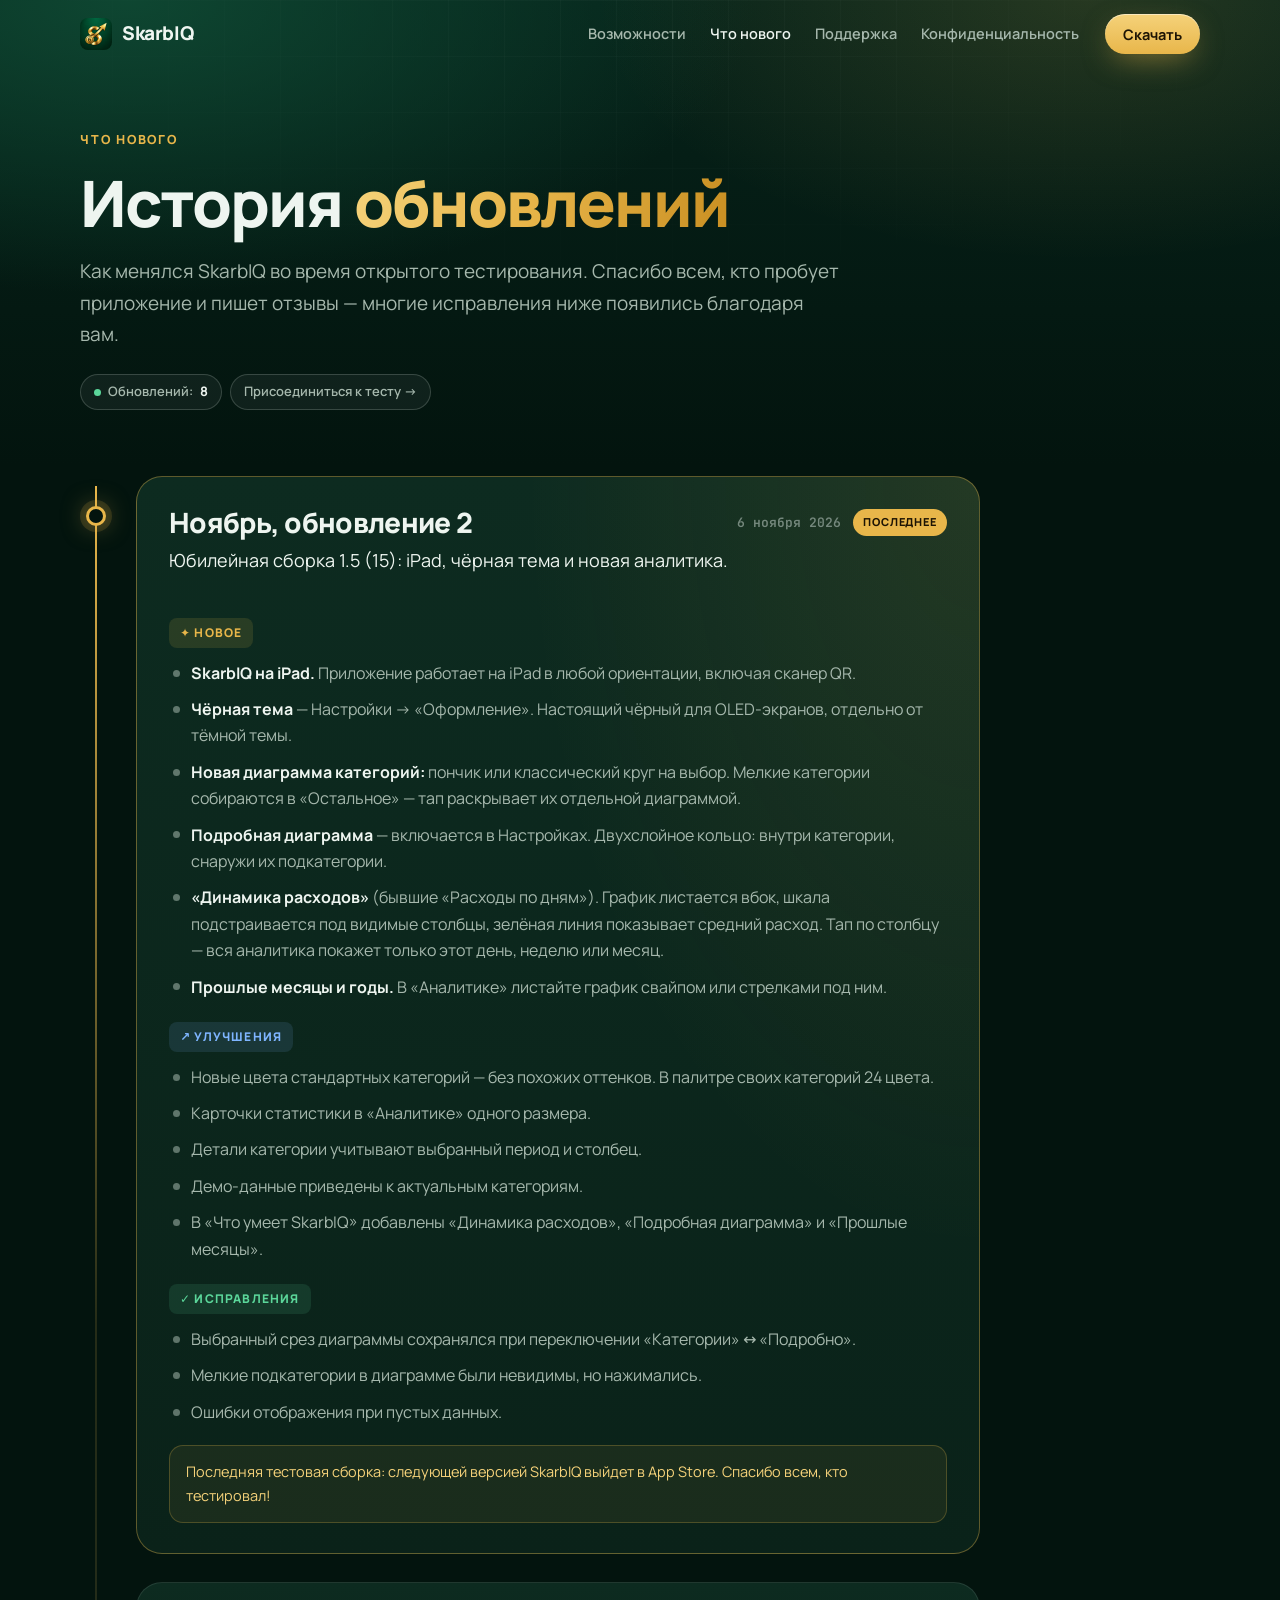
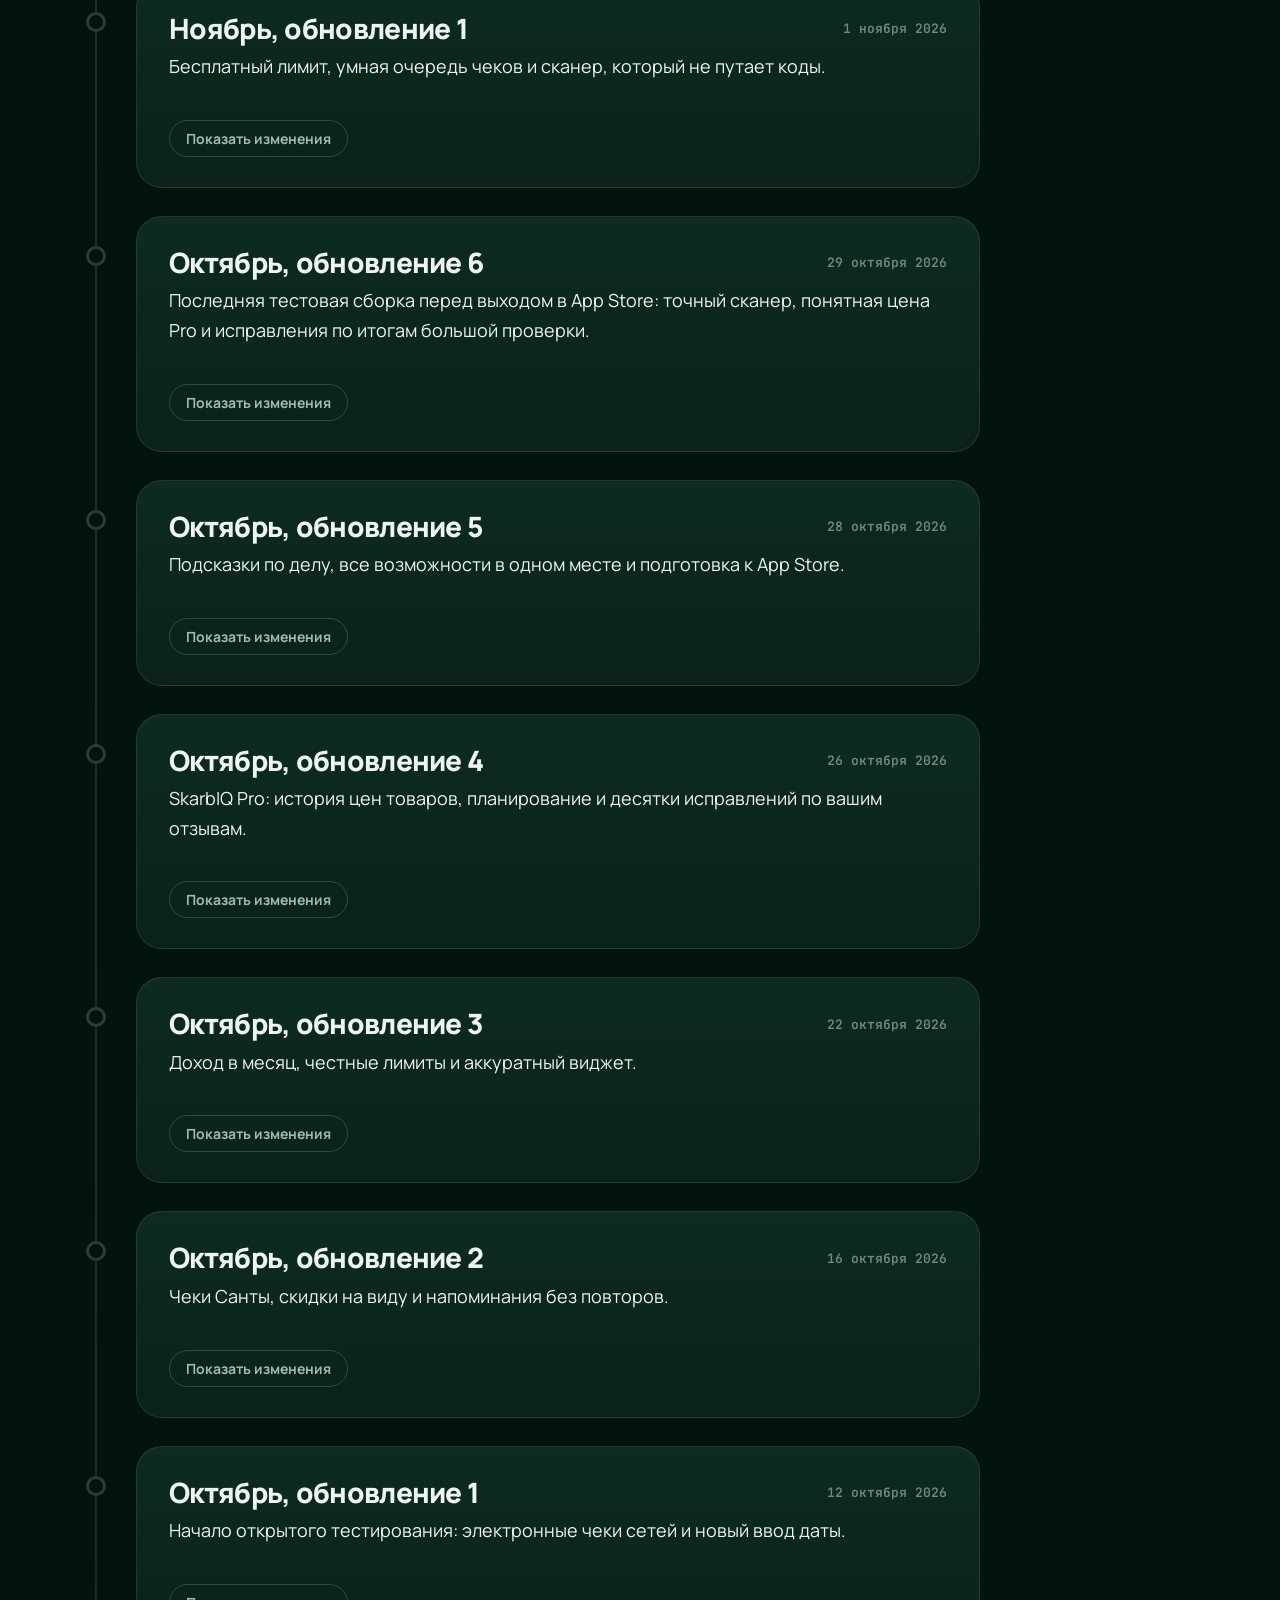
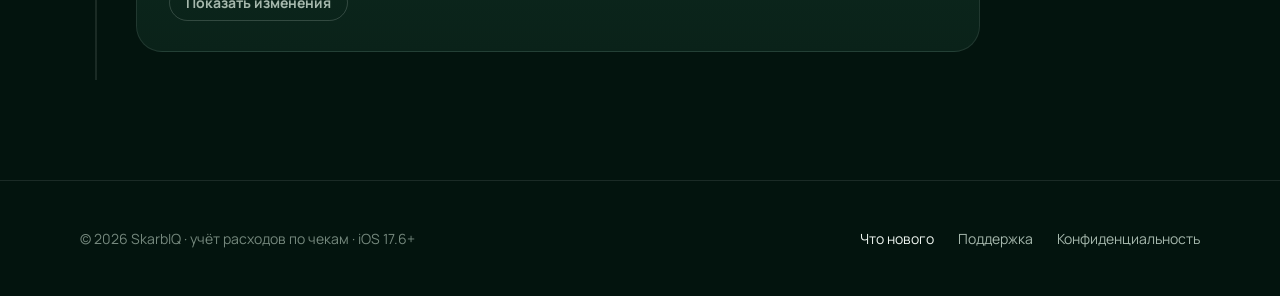
<file: changelog.html>
<!doctype html>
<html lang="ru">
<head>
<meta charset="utf-8">
<meta name="viewport" content="width=device-width, initial-scale=1, viewport-fit=cover">
<title>Что нового — SkarbIQ</title>
<meta name="description" content="История обновлений SkarbIQ: новые функции, улучшения и исправления.">
<meta name="theme-color" content="#06231A">
<link rel="icon" href="icon.png">
<link rel="apple-touch-icon" href="apple-touch-icon.png">
<link rel="preconnect" href="https://fonts.googleapis.com">
<link rel="preconnect" href="https://fonts.gstatic.com" crossorigin>
<link rel="stylesheet" href="https://fonts.googleapis.com/css2?family=Manrope:wght@400;500;600;700;800&family=JetBrains+Mono:wght@500;700&display=swap">
<link rel="stylesheet" href="site.css">
<style>
.timeline{position:relative;padding:10px 0 20px;max-width:900px}
.timeline::before{content:"";position:absolute;left:15px;top:20px;bottom:20px;width:2px;background:linear-gradient(180deg,var(--gold),rgba(232,182,74,.15) 30%,var(--line))}
.rel{position:relative;padding-left:56px;margin-bottom:28px}
.rel::before{content:"";position:absolute;left:6px;top:30px;width:20px;height:20px;border-radius:50%;background:var(--ink);border:3px solid var(--line-2)}
.rel.latest::before{border-color:var(--gold);box-shadow:0 0 0 6px rgba(232,182,74,.15),0 0 24px rgba(232,182,74,.5)}
.rel-card{padding:30px 32px;border-radius:26px;background:linear-gradient(180deg,var(--card-2),var(--card));border:1px solid var(--line)}
.rel.latest .rel-card{border-color:rgba(232,182,74,.38);background:radial-gradient(90% 120% at 100% 0%,rgba(232,182,74,.10),transparent 60%),linear-gradient(180deg,var(--card-2),var(--card))}
.rel-head{display:flex;flex-wrap:wrap;align-items:center;gap:8px 12px;margin-bottom:8px}
.rel-head h2{font-size:clamp(22px,2.6vw,28px);font-weight:800;margin-right:auto}
.date{font:600 13px var(--mono);color:var(--faint)}
.latest-b{font-size:11px;font-weight:800;letter-spacing:.08em;text-transform:uppercase;padding:4px 10px;border-radius:999px;background:var(--gold);color:var(--gold-ink)}
.summary{font-size:18px;color:var(--text);margin:0 0 20px}
.kind{display:inline-flex;align-items:center;gap:8px;font-size:12px;font-weight:800;letter-spacing:.1em;text-transform:uppercase;margin:22px 0 12px;padding:5px 11px;border-radius:8px}
.kind.new{background:rgba(232,182,74,.13);color:var(--gold)}
.kind.better{background:rgba(127,181,255,.12);color:var(--sky)}
.kind.fix{background:rgba(91,214,154,.12);color:var(--mint)}
.rel ul{margin:0;padding:0;list-style:none;display:grid;gap:10px}
.rel li{position:relative;padding-left:22px;color:var(--muted)}
.rel li::before{content:"";position:absolute;left:4px;top:.62em;width:7px;height:7px;border-radius:50%;background:currentColor;opacity:.55}
.rel li b{color:var(--text)}
.rel .note{margin-top:20px;padding:14px 16px;border-radius:14px;background:rgba(232,182,74,.07);border:1px solid rgba(232,182,74,.25);color:var(--gold-2);font-size:14.5px}
.rel.collapsed .more{display:none}
.toggle-rel{margin-top:18px;background:none;border:1px solid var(--line-2);color:var(--muted);font:700 14px var(--font);padding:8px 16px;border-radius:999px;cursor:pointer}
.toggle-rel:hover{color:var(--text);border-color:var(--gold)}
@media(max-width:640px){.rel{padding-left:40px}.timeline::before{left:9px}.rel::before{left:0;width:20px;height:20px}.rel-card{padding:22px 20px;border-radius:22px}}
</style>
<script>document.documentElement.classList.add('js');</script>
</head>
<body>
<header class="nav" id="nav">
  <div class="wrap nav-in">
    <a class="logo" href="./"><img src="icon.png" alt="">SkarbIQ</a>
    <nav class="nav-links" aria-label="Разделы сайта"><a href="./#features">Возможности</a><a href="changelog.html" aria-current="page">Что нового</a><a href="support.html">Поддержка</a><a href="privacy.html">Конфиденциальность</a></nav>
    <a class="btn btn-gold" data-download href="https://testflight.apple.com/join/r9mnDBq1">Скачать</a>
  </div>
</header>
<main>
<section class="phero">
  <div class="wrap">
    <div class="eyebrow reveal">Что нового</div>
    <h1 class="reveal" style="--d:.06s" data-cms="f1">История <span class="gold">обновлений</span></h1>
    <p class="lead reveal" style="--d:.12s" data-cms="f2">Как менялся SkarbIQ во время открытого тестирования. Спасибо всем, кто пробует приложение и пишет отзывы — многие исправления ниже появились благодаря вам.</p>
    <div class="meta reveal" style="--d:.18s"><span class="pill"><span class="dot"></span>Обновлений: <b>8</b></span><a class="pill" data-download href="https://testflight.apple.com/join/r9mnDBq1">Присоединиться к тесту →</a></div>
  </div>
</section>
<div class="wrap"><div class="timeline">
<article class="rel reveal latest" id="r8">
  <div class="rel-card">
    <div class="rel-head"><h2 data-cms="f301">Ноябрь, обновление 2</h2><span class="date" data-cms="f302">6 ноября 2026</span><span class="latest-b">Последнее</span></div>
    <p class="summary" data-cms="f303">Юбилейная сборка 1.5 (15): iPad, чёрная тема и новая аналитика.</p>
    <div class="kind new">✦ Новое</div>
    <ul data-cms-list="l304">
      <li data-cms-item="i305" data-cms="f306"><b>SkarbIQ на iPad.</b> Приложение работает на iPad в любой ориентации, включая сканер QR.</li>
      <li data-cms-item="i307" data-cms="f308"><b>Чёрная тема</b> — Настройки → «Оформление». Настоящий чёрный для OLED-экранов, отдельно от тёмной темы.</li>
      <li data-cms-item="i309" data-cms="f310"><b>Новая диаграмма категорий:</b> пончик или классический круг на выбор. Мелкие категории собираются в «Остальное» — тап раскрывает их отдельной диаграммой.</li>
      <li data-cms-item="i311" data-cms="f312"><b>Подробная диаграмма</b> — включается в Настройках. Двухслойное кольцо: внутри категории, снаружи их подкатегории.</li>
      <li data-cms-item="i313" data-cms="f314"><b>«Динамика расходов»</b> (бывшие «Расходы по дням»). График листается вбок, шкала подстраивается под видимые столбцы, зелёная линия показывает средний расход. Тап по столбцу — вся аналитика покажет только этот день, неделю или месяц.</li>
      <li data-cms-item="i315" data-cms="f316"><b>Прошлые месяцы и годы.</b> В «Аналитике» листайте график свайпом или стрелками под ним.</li>
    </ul>

    <div class="kind better">↗ Улучшения</div>
    <ul data-cms-list="l317">
      <li data-cms-item="i318" data-cms="f319">Новые цвета стандартных категорий — без похожих оттенков. В палитре своих категорий 24 цвета.</li>
      <li data-cms-item="i320" data-cms="f321">Карточки статистики в «Аналитике» одного размера.</li>
      <li data-cms-item="i322" data-cms="f323">Детали категории учитывают выбранный период и столбец.</li>
      <li data-cms-item="i324" data-cms="f325">Демо-данные приведены к актуальным категориям.</li>
      <li data-cms-item="i326" data-cms="f327">В «Что умеет SkarbIQ» добавлены «Динамика расходов», «Подробная диаграмма» и «Прошлые месяцы».</li>
    </ul>

    <div class="kind fix">✓ Исправления</div>
    <ul data-cms-list="l328">
      <li data-cms-item="i329" data-cms="f330">Выбранный срез диаграммы сохранялся при переключении «Категории» ↔ «Подробно».</li>
      <li data-cms-item="i331" data-cms="f332">Мелкие подкатегории в диаграмме были невидимы, но нажимались.</li>
      <li data-cms-item="i333" data-cms="f334">Ошибки отображения при пустых данных.</li>
    </ul>

    <div class="note" data-cms="f335">Последняя тестовая сборка: следующей версией SkarbIQ выйдет в App Store. Спасибо всем, кто тестировал!</div>
  </div>
</article>
<article class="rel reveal collapsed" id="r7">
  <div class="rel-card">
    <div class="rel-head"><h2 data-cms="f102">Ноябрь, обновление 1</h2><span class="date" data-cms="f103">1 ноября 2026</span></div>
    <p class="summary" data-cms="f104">Бесплатный лимит, умная очередь чеков и сканер, который не путает коды.</p>
    <div class="more"><div class="kind new">✦ Новое</div>
    <ul data-cms-list="l105">
      <li data-cms-item="i106" data-cms="f107"><b>Бесплатно — до 6 чеков в день</b> и до 6 в очереди. Счётчик — на экране выбора даты. Седьмой чек не теряется, а встаёт в очередь. В SkarbIQ Pro ограничений нет.</li>
      <li data-cms-item="i108" data-cms="f109"><b>Чек с кассы не потеряется.</b> Если чек с сегодняшней датой ещё не появился в базе, он сам встаёт в очередь — бумажный можно выбросить.</li>
      <li data-cms-item="i110" data-cms="f111"><b>«Отложить в очередь»</b> на экране ошибки: при неверной дате, без сети или капчи.</li>
      <li data-cms-item="i112" data-cms="f113"><b>Электронные чеки в очереди.</b> Чек сети, который не открылся сразу (например, с кассы самообслуживания), можно загрузить позже.</li>
      <li data-cms-item="i114" data-cms="f115"><b>Утреннее напоминание</b> в 9:30 о чеках в очереди — если уведомления разрешены.</li>
    </ul>

    <div class="kind better">↗ Улучшения</div>
    <ul data-cms-list="l116">
      <li data-cms-item="i117" data-cms="f118">Сканер читает QR-код только внутри рамки — другой код на чеке или рядом больше не перехватит скан.</li>
      <li data-cms-item="i119" data-cms="f120">Окна фильтров, экспорта, ручной траты и категорий — в цветах приложения.</li>
      <li data-cms-item="i121" data-cms="f122">Из настроек убрано поле с именем.</li>
    </ul>

    <div class="kind fix">✓ Исправления</div>
    <ul data-cms-list="l123">
      <li data-cms-item="i124" data-cms="f125">Пустая «История» и «Категории → Управление» показывались на чёрном фоне.</li>
    </ul>

    <div class="note" data-cms="f126">Ещё одна тестовая сборка перед App Store: лимит и очередь хотим проверить в обычной жизни. В TestFlight Pro оформляется бесплатно — Настройки → SkarbIQ Pro.</div></div>
    <button class="toggle-rel" type="button" aria-expanded="false">Показать изменения</button>
  </div>
</article>
<article class="rel reveal collapsed" id="r6">
  <div class="rel-card">
    <div class="rel-head"><h2 data-cms="f3">Октябрь, обновление 6</h2><span class="date" data-cms="f4">29 октября 2026</span></div>
    <p class="summary" data-cms="f5">Последняя тестовая сборка перед выходом в App Store: точный сканер, понятная цена Pro и исправления по итогам большой проверки.</p>
    <div class="more"><div class="kind better">↗ Улучшения</div>
    <ul data-cms-list="l1">
      <li data-cms-item="i1" data-cms="f6"><b>Сканер читает QR только в рамке.</b> Если на чеке или рядом есть другой QR-код, он больше не перехватит скан.</li>
      <li data-cms-item="i2" data-cms="f7"><b>Цена Pro без мелкого шрифта:</b> на кнопке годовой подписки сразу видно, сколько она стоит после 7 бесплатных дней.</li>
      <li data-cms-item="i3" data-cms="f8"><b>Главная открывается быстрее:</b> тяжёлые проверки базы выполняются один раз за запуск, а не при каждом переходе на вкладку.</li>
      <li data-cms-item="i4" data-cms="f9">Товары удалённой своей категории сразу попадают в «Неразобранное». Сам блок теперь везде называется одинаково — «Неразобранное».</li>
      <li data-cms-item="i5" data-cms="f10">Подсказки ждут, пока вы закроете «Что нового», и не пропадают под ним.</li>
      <li data-cms-item="i6" data-cms="f11">После загрузки демо-данных приложение не предлагает поделиться ими для улучшения категорий.</li>
      <li data-cms-item="i7" data-cms="f12"><b>Словарь категорий обновлён</b> по анонимной статистике: топливо на АЗС — в «Транспорт → Топливо», дезодоранты — в «Уход за телом», скотч и клейкая лента — в «Инструменты», наггетсы и тесто — в «Полуфабрикаты», желе и кондитерские наборы — в «Сладости». Обновится само при запуске, без новой сборки.</li>
    </ul>

    <div class="kind fix">✓ Исправления</div>
    <ul data-cms-list="l2">
      <li data-cms-item="i8" data-cms="f13">«Сделать регулярным» для бесплатной версии создавало платёж сверх лимита, а для старых трат — с датой в прошлом.</li>
      <li data-cms-item="i9" data-cms="f14">Подсказка «Нажмите на товар, чтобы сменить категорию» появлялась у ручных трат.</li>
      <li data-cms-item="i10" data-cms="f15">«На главную» на экранах ошибки и входа возвращала к выбору способа добавления вместо главной.</li>
      <li data-cms-item="i11" data-cms="f16">Ссылки в «О приложении» на некоторых устройствах не открывались.</li>
      <li data-cms-item="i12" data-cms="f17">«Попробовать» у поиска по товарам в «Что умеет SkarbIQ» не показывало подсказку.</li>
      <li data-cms-item="i13" data-cms="f18">Тексты: чек из очереди загружается вручную, виджет показывает траты за месяц, «осталось 1 проверок» и другие опечатки.</li>
    </ul>

    <div class="note" data-cms="f19">Это последняя тестовая сборка: следующей станет версия в App Store. Если что-то работает не так — напишите сейчас, через «Отправить отзыв» в TestFlight или на странице поддержки. Спасибо всем, кто тестировал!</div></div>
    <button class="toggle-rel" type="button" aria-expanded="false">Показать изменения</button>
  </div>
</article>
<article class="rel reveal collapsed" id="r5">
  <div class="rel-card">
    <div class="rel-head"><h2 data-cms="f20">Октябрь, обновление 5</h2><span class="date" data-cms="f21">28 октября 2026</span></div>
    <p class="summary" data-cms="f22">Подсказки по делу, все возможности в одном месте и подготовка к App Store.</p>
    <div class="more"><div class="kind new">✦ Новое</div>
    <ul data-cms-list="l3">
      <li data-cms-item="i14" data-cms="f23"><b>Подсказки.</b> Короткие подсказки появляются там, где пригодятся: смахнуть чек, сменить категорию товара, история цены, лимит категории и другие. По одной за запуск и не в первый день.</li>
      <li data-cms-item="i15" data-cms="f24"><b>«Что умеет SkarbIQ»</b> — Настройки → «Что умеет SkarbIQ». Все возможности по ситуациям, с поиском и кнопками «Попробовать».</li>
      <li data-cms-item="i16" data-cms="f25"><b>«Что нового»</b> показывается один раз после обновления.</li>
      <li data-cms-item="i17" data-cms="f26"><b>Сделать регулярным.</b> Если ручная трата за связь или коммуналку повторилась второй месяц подряд, на главной появится предложение сделать её регулярным платежом — экран откроется уже заполненным.</li>
      <li data-cms-item="i18" data-cms="f27"><b>Демо-данные</b> — Настройки → «Данные» → «Загрузить демо-данные». Полгода чеков, чтобы посмотреть все возможности, если вы не в Беларуси и загрузить свои чеки нельзя.</li>
    </ul>

    <div class="kind better">↗ Улучшения</div>
    <ul data-cms-list="l4">
      <li data-cms-item="i19" data-cms="f28">История цены — только для товаров из чеков: ручные траты больше в неё не попадают.</li>
      <li data-cms-item="i20" data-cms="f29"><b>Pro в TestFlight</b> теперь оформляется так же, как в App Store: откройте Настройки → SkarbIQ Pro и выберите план. В тестовой среде деньги не списываются.</li>
    </ul>

    <div class="kind fix">✓ Исправления</div>
    <ul data-cms-list="l5">
      <li data-cms-item="i21" data-cms="f30">Товары удалённой ручной траты оставались в «Категориях» и в «Истории цен».</li>
    </ul>

    <div class="note" data-cms="f31">Кнопка «Снять бумажный чек» убрана, пока распознавание дорабатывается. Загружайте чеки по QR — при исчерпанном лимите они встают в очередь.</div></div>
    <button class="toggle-rel" type="button" aria-expanded="false">Показать изменения</button>
  </div>
</article>
<article class="rel reveal collapsed" id="r4">
  <div class="rel-card">
    <div class="rel-head"><h2 data-cms="f32">Октябрь, обновление 4</h2><span class="date" data-cms="f33">26 октября 2026</span></div>
    <p class="summary" data-cms="f34">SkarbIQ Pro: история цен товаров, планирование и десятки исправлений по вашим отзывам.</p>
    <div class="more"><div class="kind new">✦ Новое</div>
    <ul data-cms-list="l6">
      <li data-cms-item="i22" data-cms="f35"><b>История цены товара.</b> В деталях чека нажмите на значок графика рядом с товаром: как менялась цена, минимум и максимум, в каком магазине он сейчас дешевле и все покупки.</li>
      <li data-cms-item="i23" data-cms="f36"><b>Изменения цен</b> — новая карточка в «Аналитике»: на сколько подорожала ваша корзина по сравнению с прошлым периодом, что подорожало и что подешевело.</li>
      <li data-cms-item="i24" data-cms="f37"><b>Подсказка о ценах при загрузке чека:</b> какие товары подорожали или подешевели с прошлой покупки в этой сети.</li>
      <li data-cms-item="i25" data-cms="f38"><b>Регулярные платежи</b> — Настройки → «Регулярные платежи». Связь, коммуналка, подписки: приложение напомнит о сроке и само запишет расход, если выбрать автоматический режим.</li>
      <li data-cms-item="i26" data-cms="f39"><b>SkarbIQ Pro</b>: аналитика цен, доход в месяц и регулярные платежи без ограничений, экспорт в CSV и очередь чеков без ограничений. Подписка на месяц или год (7 дней бесплатно) либо разовая покупка навсегда. <b>Участникам тестирования Pro включён бесплатно.</b></li>
      <li data-cms-item="i27" data-cms="f40">Бесплатно навсегда остаются сканирование чеков, категории, аналитика расходов, лимиты, виджет и резервные копии.</li>
    </ul>

    <div class="kind better">↗ Улучшения</div>
    <ul data-cms-list="l7">
      <li data-cms-item="i28" data-cms="f41"><b>История:</b> сортировка «Дороже» и «Дешевле» показывает все чеки одним списком по сумме. Фильтр по категории находит и смешанные чеки, где есть товары этой категории. Строки в фильтрах нажимаются по всей ширине.</li>
      <li data-cms-item="i29" data-cms="f42"><b>Аналитика:</b> «Все» в блоке «По категориям» открывает аналитику за тот же период, что выбран на главной. График расходов за квартал — по неделям, за год — по месяцам.</li>
      <li data-cms-item="i30" data-cms="f43">«Прочее» из разных категорий больше не складывается в одну строку.</li>
      <li data-cms-item="i31" data-cms="f44">Категории «Гигиена и косметика» и «Косметика и гигиена» объединены в одну.</li>
      <li data-cms-item="i32" data-cms="f45">Удалённая своя категория или подкатегория больше не оставляет «осиротевших» товаров: они переходят в «Прочее» и в «Неразобранное».</li>
      <li data-cms-item="i33" data-cms="f46">Ошибки в формах показываются сразу все и прямо под нужным полем.</li>
      <li data-cms-item="i34" data-cms="f47">Удаление регулярного платежа — с такой же плавной анимацией, как в истории.</li>
      <li data-cms-item="i35" data-cms="f48">После ошибки при ручном вводе кода чека «Попробовать снова» возвращает к полю ввода, а не в камеру.</li>
      <li data-cms-item="i36" data-cms="f49">Переход из виджета закрывает открытые окна, а не прячет экран под ними.</li>
      <li data-cms-item="i37" data-cms="f50">Системные кнопки («Назад», «Отмена») — на русском.</li>
    </ul>

    <div class="kind fix">✓ Исправления</div>
    <ul data-cms-list="l8">
      <li data-cms-item="i38" data-cms="f51">Проверка чека больше не списывается из дневного лимита, если запрос не дошёл до сервера (нет сети, капча закрыта).</li>
      <li data-cms-item="i39" data-cms="f52">Чек с неверной датой из очереди помечается ошибкой, а не пропадает молча.</li>
      <li data-cms-item="i40" data-cms="f53">Ручная трата без выбранной категории попадала в «Несколько категорий».</li>
      <li data-cms-item="i41" data-cms="f54">Товары, для которых уже есть категория, больше не висят в «Неразобранном».</li>
      <li data-cms-item="i42" data-cms="f55">При восстановлении копии терялись лимиты категорий и подкатегорий.</li>
      <li data-cms-item="i43" data-cms="f56">Экспорт за прошлый месяц не включал последний день.</li>
      <li data-cms-item="i44" data-cms="f57">Уведомления приходили, даже если их выключить в настройках.</li>
      <li data-cms-item="i45" data-cms="f58">Кнопки удаления лимита и платежа были зелёными вместо красных.</li>
    </ul>

    <div class="note" data-cms="f59">Распознавание бумажного чека временно закрыто на доработку: оно пока ошибается слишком часто. Кнопка вернётся, когда распознавание станет надёжным. Загружайте чеки по QR — при исчерпанном лимите они встают в очередь.</div></div>
    <button class="toggle-rel" type="button" aria-expanded="false">Показать изменения</button>
  </div>
</article>
<article class="rel reveal collapsed" id="r3">
  <div class="rel-card">
    <div class="rel-head"><h2 data-cms="f60">Октябрь, обновление 3</h2><span class="date" data-cms="f61">22 октября 2026</span></div>
    <p class="summary" data-cms="f62">Доход в месяц, честные лимиты и аккуратный виджет.</p>
    <div class="more"><div class="kind new">✦ Новое</div>
    <ul data-cms-list="l9">
      <li data-cms-item="i46" data-cms="f63"><b>Доход в месяц</b> — Настройки → «Доход в месяц». Укажите сумму, и на главной будет видно, сколько осталось до конца месяца и сколько можно тратить в день. В виджете — остаток вместо среднего расхода. По желанию — уведомление, когда потрачено 80% дохода и когда расходы его превысят. Функция выключена по умолчанию.</li>
      <li data-cms-item="i47" data-cms="f64"><b>Словарь категорий обновляется сам.</b> Новые слова и исправления приходят раз в сутки, без обновления приложения. Загружается только общий словарь — ваши данные никуда не передаются.</li>
    </ul>

    <div class="kind better">↗ Улучшения</div>
    <ul data-cms-list="l10">
      <li data-cms-item="i48" data-cms="f65"><b>Точнее категории:</b> готовые салаты, пряники и круассаны, нектарины, чай с добавками, лакомства для животных, мясные деликатесы и десятки товаров, которые раньше попадали в «Другое».</li>
      <li data-cms-item="i49" data-cms="f66"><b>Виджет</b> больше не выходит за края: блок лимита всегда на месте, список категорий подстраивается под размер. Суммы одного размера, лимит становится оранжевым с 80%.</li>
      <li data-cms-item="i50" data-cms="f67">Виджет обновляется при каждом открытии приложения — изменения лимитов и категорий видны сразу.</li>
      <li data-cms-item="i51" data-cms="f68"><b>История:</b> долгое нажатие на чек раскрывает список товаров. Удаление — только свайпом.</li>
      <li data-cms-item="i52" data-cms="f69">Название магазина в списке больше не обрезается раньше времени, сумма и дата видны всегда.</li>
    </ul>

    <div class="kind fix">✓ Исправления</div>
    <ul data-cms-list="l11">
      <li data-cms-item="i53" data-cms="f70">Карточка лимита показывала «80%» при любой заполненности — теперь реальный процент.</li>
      <li data-cms-item="i54" data-cms="f71">Лимит ровно на сумму трат помечался как «Превышен».</li>
      <li data-cms-item="i55" data-cms="f72">Уведомления о лимитах считали траты иначе, чем экраны приложения, и могли прийти не вовремя. Теперь — по тем же данным, по одному разу в месяц на предупреждение и на превышение.</li>
      <li data-cms-item="i56" data-cms="f73">Суммы в уведомлениях о лимитах отображаются в том же формате, что в приложении.</li>
      <li data-cms-item="i57" data-cms="f74">Лимит не появлялся в виджете, если был задан до последней покупки.</li>
    </ul>

    <div class="note" data-cms="f75">Уведомления о лимитах начнут отсчёт заново: если лимит уже близок к исчерпанию, предупреждение может прийти ещё раз.</div></div>
    <button class="toggle-rel" type="button" aria-expanded="false">Показать изменения</button>
  </div>
</article>
<article class="rel reveal collapsed" id="r2">
  <div class="rel-card">
    <div class="rel-head"><h2 data-cms="f76">Октябрь, обновление 2</h2><span class="date" data-cms="f77">16 октября 2026</span></div>
    <p class="summary" data-cms="f78">Чеки Санты, скидки на виду и напоминания без повторов.</p>
    <div class="more"><div class="kind new">✦ Новое</div>
    <ul data-cms-list="l12">
      <li data-cms-item="i58" data-cms="f79"><b>Чеки Санты</b> и других магазинов с облачной кассой Webkassa загружаются сразу по QR-коду — без выбора даты и без капчи.</li>
      <li data-cms-item="i59" data-cms="f80"><b>Сэкономлено по акциям</b> — теперь видно на главной, в аналитике, в деталях чека (у каждого товара со скидкой) и в виджете.</li>
    </ul>

    <div class="kind better">↗ Улучшения</div>
    <ul data-cms-list="l13">
      <li data-cms-item="i60" data-cms="f81"><b>Категория чека из кафе и ресторанов</b> определяется по заведению, а не только по названиям блюд. Чек из KFC или «Додо» больше не попадает в «Несколько категорий».</li>
      <li data-cms-item="i61" data-cms="f82"><b>Ежедневное напоминание</b> каждый день приходит с новым текстом.</li>
      <li data-cms-item="i62" data-cms="f83">Скидки сохраняются в резервной копии.</li>
    </ul>

    <div class="kind fix">✓ Исправления</div>
    <ul data-cms-list="l14">
      <li data-cms-item="i63" data-cms="f84">Скидка не сохранялась вместе с чеком — поэтому её не было видно нигде, кроме экрана сканирования.</li>
    </ul>

    <div class="note" data-cms="f85">Скидки видны у чеков, отсканированных после этого обновления. У сохранённых раньше чеков экономия не записалась.</div></div>
    <button class="toggle-rel" type="button" aria-expanded="false">Показать изменения</button>
  </div>
</article>
<article class="rel reveal collapsed" id="r1">
  <div class="rel-card">
    <div class="rel-head"><h2 data-cms="f86">Октябрь, обновление 1</h2><span class="date" data-cms="f87">12 октября 2026</span></div>
    <p class="summary" data-cms="f88">Начало открытого тестирования: электронные чеки сетей и новый ввод даты.</p>
    <div class="more"><div class="kind new">✦ Новое</div>
    <ul data-cms-list="l15">
      <li data-cms-item="i64" data-cms="f89"><b>Электронные чеки Доброном, Копеечки, Маяка и Евроопта</b> загружаются сразу по QR — без капчи, выбора даты и дневного лимита проверок. Работает с белорусским интернетом.</li>
      <li data-cms-item="i65" data-cms="f90"><b>Чеки iKassa</b> («Соседи» и другие магазины) обычно загружаются прямо со страницы кассы.</li>
      <li data-cms-item="i66" data-cms="f91"><b>Быстрый ввод даты</b>: последние дни — одной кнопкой, более старая дата — цифрами ДД.ММ, год подставляется сам. Если удобнее календарь — Настройки → «Ввод даты чека».</li>
      <li data-cms-item="i67" data-cms="f92"><b>Лимиты подкатегорий</b> — отдельный пункт в настройках, ближайший к превышению лимит виден на главной.</li>
      <li data-cms-item="i68" data-cms="f93"><b>«Улучшение категорий»</b> — необязательная анонимная отправка названий товаров и их категорий. Без цен, дат и личных данных, по умолчанию выключено.</li>
      <li data-cms-item="i69" data-cms="f94">Новая иконка с тёмным и тонированным вариантами.</li>
    </ul>

    <div class="kind better">↗ Улучшения</div>
    <ul data-cms-list="l16">
      <li data-cms-item="i70" data-cms="f95">Повторное нажатие на вкладку прокручивает экран в самый верх.</li>
      <li data-cms-item="i71" data-cms="f96">Главная по умолчанию показывает неделю, аналитика открывается на «Категориях».</li>
      <li data-cms-item="i72" data-cms="f97">В поиске по истории совпадение выделяется цветом.</li>
    </ul>

    <div class="kind fix">✓ Исправления</div>
    <ul data-cms-list="l17">
      <li data-cms-item="i73" data-cms="f98">Зависание камеры после сканирования.</li>
      <li data-cms-item="i74" data-cms="f99">«Добавить расход» снова открывает меню способов добавления.</li>
      <li data-cms-item="i75" data-cms="f100">Мерцание панели вкладок на iOS 18.</li>
      <li data-cms-item="i76" data-cms="f101">Фон экранов категорий и лимитов.</li>
    </ul></div>
    <button class="toggle-rel" type="button" aria-expanded="false">Показать изменения</button>
  </div>
</article>
</div></div>
<script>
document.querySelectorAll('.toggle-rel').forEach(function(b){
  b.addEventListener('click',function(){
    var r=b.closest('.rel'),open=r.classList.toggle('collapsed')===false;
    b.textContent=open?'Свернуть':'Показать изменения';b.setAttribute('aria-expanded',String(open));
  });
});
</script>
</main>
<footer>
  <div class="wrap foot">
    <span>© 2026 SkarbIQ · учёт расходов по чекам · iOS 17.6+</span>
    <nav aria-label="Документы"><a href="changelog.html" aria-current="page">Что нового</a><a href="support.html">Поддержка</a><a href="privacy.html">Конфиденциальность</a></nav>
  </div>
</footer>
<script src="site.js"></script>
</body>
</html>
</file>
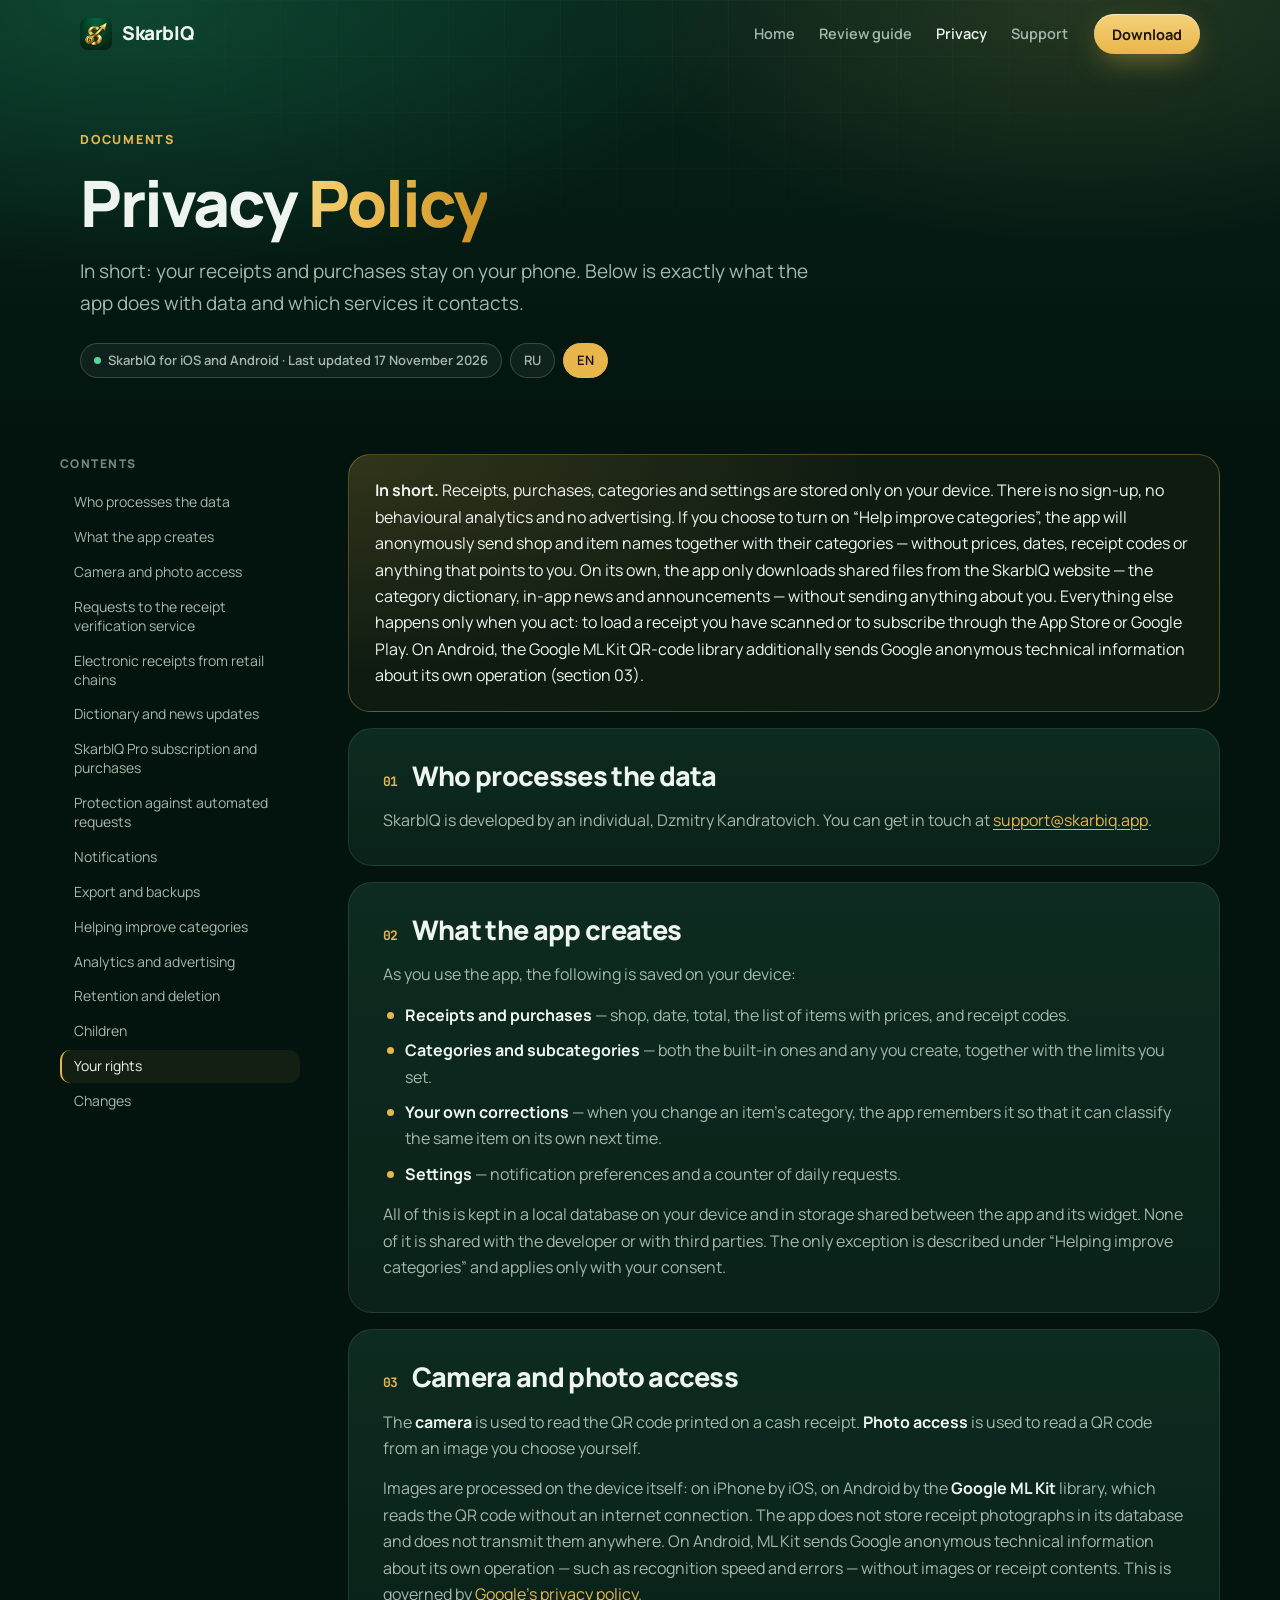
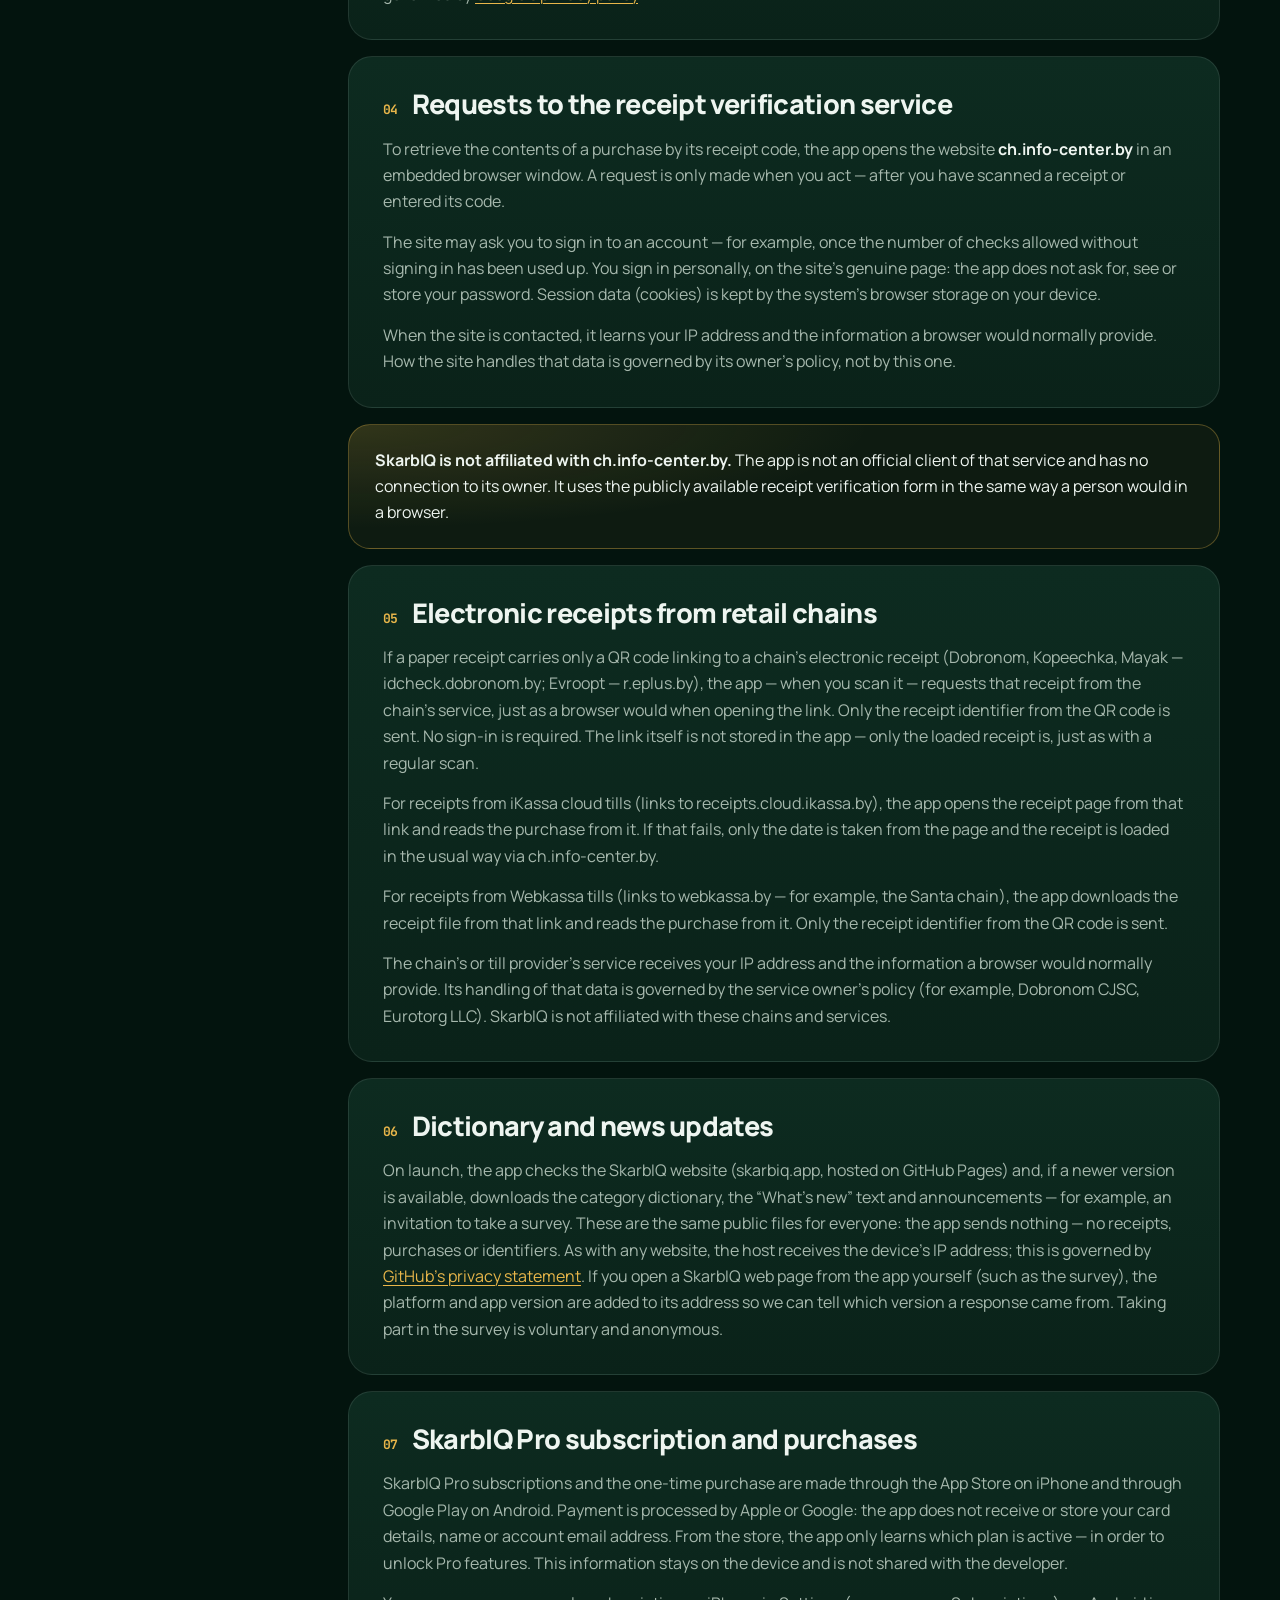
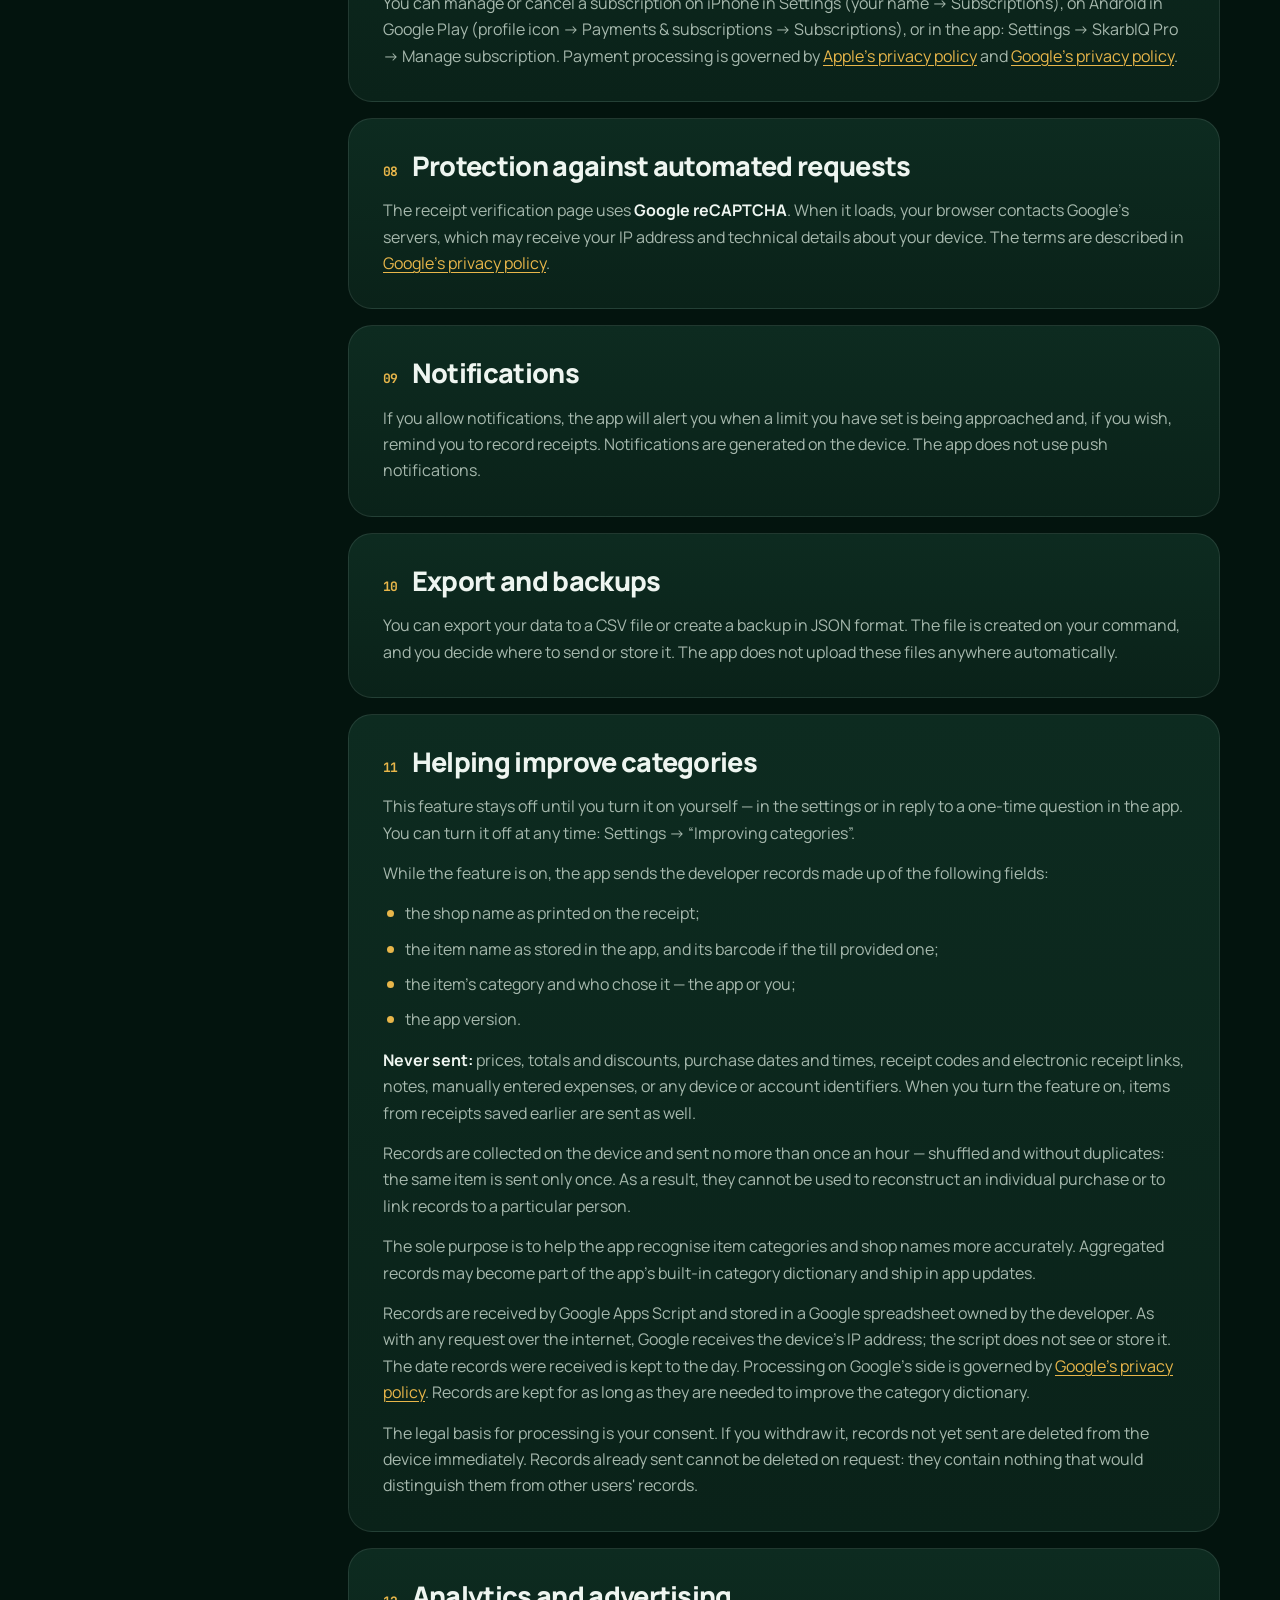
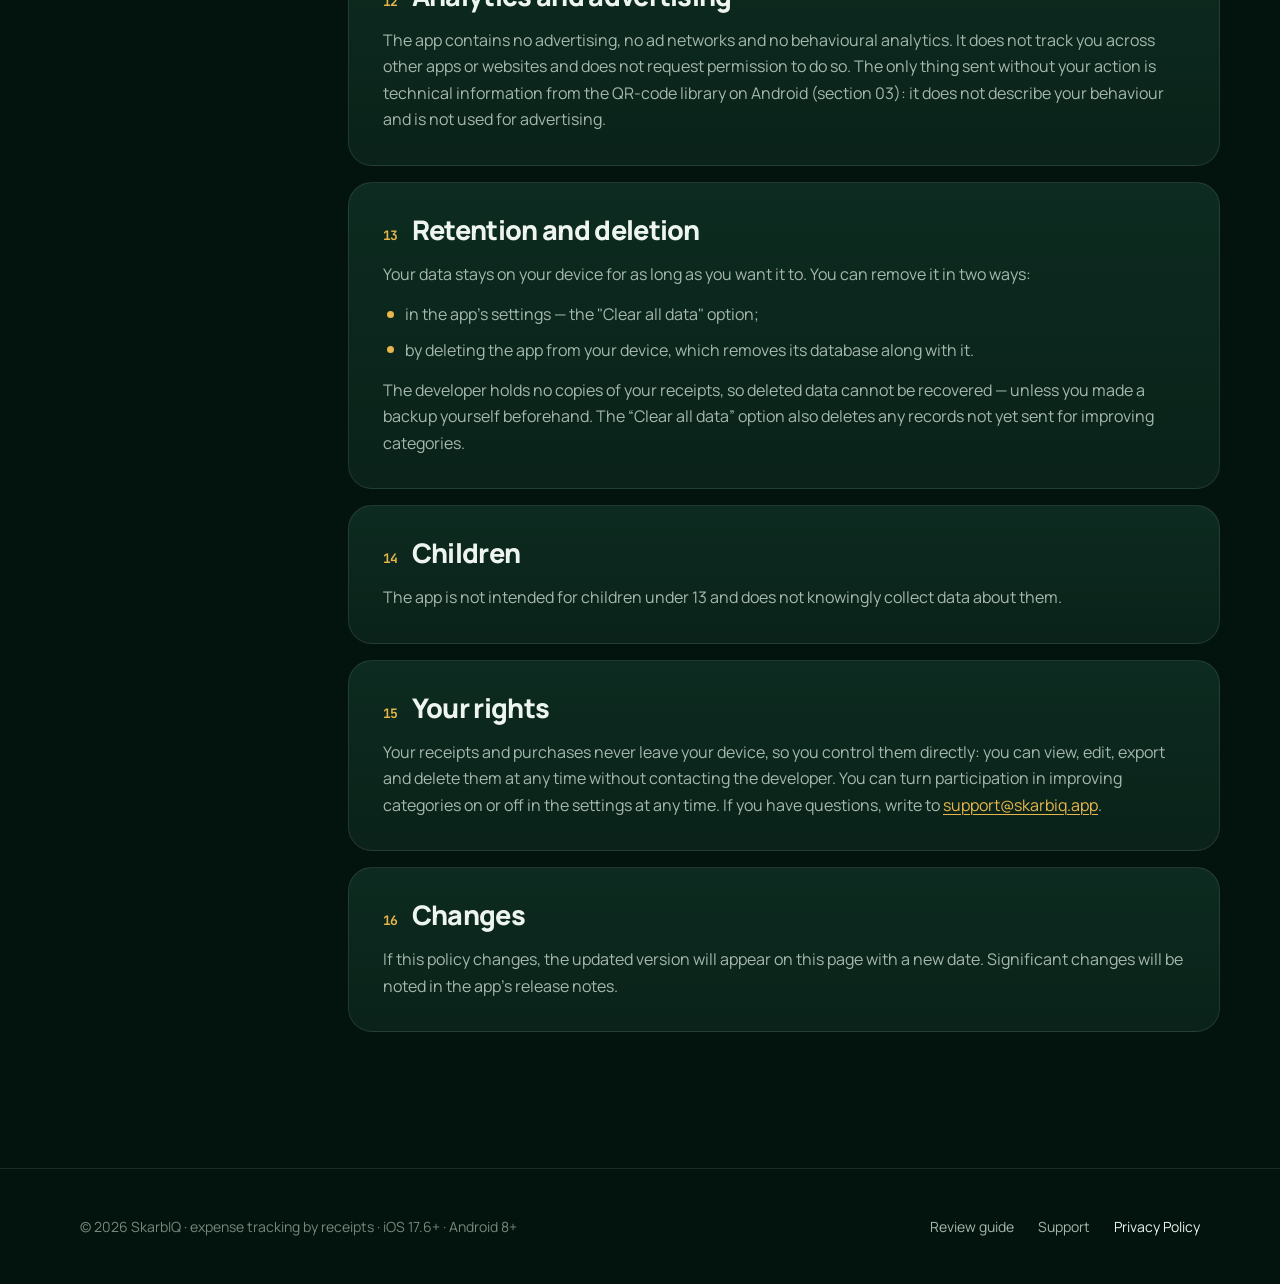
<file: privacy-en.html>
<!doctype html>
<html lang="en">
<head>
<meta charset="utf-8">
<meta name="viewport" content="width=device-width, initial-scale=1, viewport-fit=cover">
<title>Privacy Policy — SkarbIQ</title>
<meta name="description" content="How SkarbIQ handles data: receipts stay on the device, no account, no ads, no tracking.">
<meta name="theme-color" content="#06231A">
<link rel="icon" href="icon.png">
<link rel="apple-touch-icon" href="apple-touch-icon.png">
<link rel="preconnect" href="https://fonts.googleapis.com">
<link rel="preconnect" href="https://fonts.gstatic.com" crossorigin>
<link rel="stylesheet" href="https://fonts.googleapis.com/css2?family=Manrope:wght@400;500;600;700;800&family=JetBrains+Mono:wght@500;700&display=swap">
<link rel="stylesheet" href="site.css">
<script>document.documentElement.classList.add('js');</script>
</head>
<body>
<header class="nav" id="nav">
  <div class="wrap nav-in">
    <a class="logo" href="./"><img src="icon.png" alt="">SkarbIQ</a>
    <nav class="nav-links" aria-label="Pages"><a href="./">Home</a><a href="Review.html">Review guide</a><a href="privacy-en.html" aria-current="page">Privacy</a><a href="support.html">Support</a></nav>
    <a class="btn btn-gold" data-download href="https://testflight.apple.com/join/r9mnDBq1">Download</a>
  </div>
</header>
<main>
<section class="phero">
  <div class="wrap">
    <div class="eyebrow reveal">Documents</div>
    <h1 class="reveal" style="--d:.06s" data-cms="f1">Privacy <span class="gold">Policy</span></h1>
    <p class="lead reveal" style="--d:.12s" data-cms="f2">In short: your receipts and purchases stay on your phone. Below is exactly what the app does with data and which services it contacts.</p>
    <div class="meta reveal" style="--d:.18s"><span class="pill"><span class="dot"></span>SkarbIQ for iOS and Android · Last updated 17 November 2026</span><a class="pill" href="privacy.html" lang="ru">RU</a><a class="pill on" href="privacy-en.html" lang="en">EN</a></div>
  </div>
</section>
<div class="wrap doc">
  <aside class="toc" aria-label="Contents"><div class="t">Contents</div><a href="#s1">Who processes the data</a><a href="#s2">What the app creates</a><a href="#s3">Camera and photo access</a><a href="#s4">Requests to the receipt verification service</a><a href="#s5">Electronic receipts from retail chains</a><a href="#s6">Dictionary and news updates</a><a href="#s7">SkarbIQ Pro subscription and purchases</a><a href="#s8">Protection against automated requests</a><a href="#s9">Notifications</a><a href="#s10">Export and backups</a><a href="#s11">Helping improve categories</a><a href="#s12">Analytics and advertising</a><a href="#s13">Retention and deletion</a><a href="#s14">Children</a><a href="#s15">Your rights</a><a href="#s16">Changes</a></aside>
  <div class="prose">
    <details class="toc-m reveal"><summary>Contents</summary><nav><a href="#s1">Who processes the data</a><a href="#s2">What the app creates</a><a href="#s3">Camera and photo access</a><a href="#s4">Requests to the receipt verification service</a><a href="#s5">Electronic receipts from retail chains</a><a href="#s6">Dictionary and news updates</a><a href="#s7">SkarbIQ Pro subscription and purchases</a><a href="#s8">Protection against automated requests</a><a href="#s9">Notifications</a><a href="#s10">Export and backups</a><a href="#s11">Helping improve categories</a><a href="#s12">Analytics and advertising</a><a href="#s13">Retention and deletion</a><a href="#s14">Children</a><a href="#s15">Your rights</a><a href="#s16">Changes</a></nav></details>
    <div class="callout reveal"><p data-cms="f3"><strong>In short.</strong> Receipts, purchases, categories and settings are stored only on your device. There is no sign-up, no behavioural analytics and no advertising. If you choose to turn on “Help improve categories”, the app will anonymously send shop and item names together with their categories — without prices, dates, receipt codes or anything that points to you. On its own, the app only downloads shared files from the SkarbIQ website — the category dictionary, in-app news and announcements — without sending anything about you. Everything else happens only when you act: to load a receipt you have scanned or to subscribe through the App Store or Google Play. On Android, the Google ML Kit QR-code library additionally sends Google anonymous technical information about its own operation (section 03).</p></div>
<section id="s1" class="reveal"><h2 data-cms="f4"><span class="n">01</span>Who processes the data</h2>
  <p data-cms="f5">SkarbIQ is developed by an individual, Dzmitry Kandratovich. You can get in touch at <a href="mailto:support@skarbiq.app">support@skarbiq.app</a>.</p></section>
<section id="s2" class="reveal"><h2 data-cms="f6"><span class="n">02</span>What the app creates</h2>
  <p data-cms="f7">As you use the app, the following is saved on your device:</p>
  <ul data-cms-list="l1">
    <li data-cms-item="i1" data-cms="f8"><strong>Receipts and purchases</strong> — shop, date, total, the list of items with prices, and receipt codes.</li>
    <li data-cms-item="i2" data-cms="f9"><strong>Categories and subcategories</strong> — both the built-in ones and any you create, together with the limits you set.</li>
    <li data-cms-item="i3" data-cms="f10"><strong>Your own corrections</strong> — when you change an item's category, the app remembers it so that it can classify the same item on its own next time.</li>
    <li data-cms-item="i4" data-cms="f11"><strong>Settings</strong> — notification preferences and a counter of daily requests.</li>
  </ul>
  <p data-cms="f12">All of this is kept in a local database on your device and in storage shared between the app and its widget. None of it is shared with the developer or with third parties. The only exception is described under “Helping improve categories” and applies only with your consent.</p></section>
<section id="s3" class="reveal"><h2 data-cms="f13"><span class="n">03</span>Camera and photo access</h2>
  <p data-cms="f14">The <strong>camera</strong> is used to read the QR code printed on a cash receipt. <strong>Photo access</strong> is used to read a QR code from an image you choose yourself.</p>
  <p data-cms="f15">Images are processed on the device itself: on iPhone by iOS, on Android by the <strong>Google ML Kit</strong> library, which reads the QR code without an internet connection. The app does not store receipt photographs in its database and does not transmit them anywhere. On Android, ML Kit sends Google anonymous technical information about its own operation — such as recognition speed and errors — without images or receipt contents. This is governed by <a href="https://policies.google.com/privacy" rel="noopener">Google's privacy policy</a>.</p></section>
<section id="s4" class="reveal"><h2 data-cms="f16"><span class="n">04</span>Requests to the receipt verification service</h2>
  <p data-cms="f17">To retrieve the contents of a purchase by its receipt code, the app opens the website <strong>ch.info-center.by</strong> in an embedded browser window. A request is only made when you act — after you have scanned a receipt or entered its code.</p>
  <p data-cms="f18">The site may ask you to sign in to an account — for example, once the number of checks allowed without signing in has been used up. You sign in personally, on the site's genuine page: the app does not ask for, see or store your password. Session data (cookies) is kept by the system's browser storage on your device.</p>
  <p data-cms="f19">When the site is contacted, it learns your IP address and the information a browser would normally provide. How the site handles that data is governed by its owner's policy, not by this one.</p></section>
<div class="callout reveal"><p data-cms="f20"><strong>SkarbIQ is not affiliated with ch.info-center.by.</strong> The app is not an official client of that service and has no connection to its owner. It uses the publicly available receipt verification form in the same way a person would in a browser.</p></div>
<section id="s5" class="reveal"><h2 data-cms="f21"><span class="n">05</span>Electronic receipts from retail chains</h2>
  <p data-cms="f22">If a paper receipt carries only a QR code linking to a chain's electronic receipt (Dobronom, Kopeechka, Mayak — idcheck.dobronom.by; Evroopt — r.eplus.by), the app — when you scan it — requests that receipt from the chain's service, just as a browser would when opening the link. Only the receipt identifier from the QR code is sent. No sign-in is required. The link itself is not stored in the app — only the loaded receipt is, just as with a regular scan.</p>
  <p data-cms="f23">For receipts from iKassa cloud tills (links to receipts.cloud.ikassa.by), the app opens the receipt page from that link and reads the purchase from it. If that fails, only the date is taken from the page and the receipt is loaded in the usual way via ch.info-center.by.</p>
  <p data-cms="f24">For receipts from Webkassa tills (links to webkassa.by — for example, the Santa chain), the app downloads the receipt file from that link and reads the purchase from it. Only the receipt identifier from the QR code is sent.</p>
  <p data-cms="f25">The chain's or till provider's service receives your IP address and the information a browser would normally provide. Its handling of that data is governed by the service owner's policy (for example, Dobronom CJSC, Eurotorg LLC). SkarbIQ is not affiliated with these chains and services.</p></section>
<section id="s6" class="reveal"><h2 data-cms="f26"><span class="n">06</span>Dictionary and news updates</h2>
  <p data-cms="f27">On launch, the app checks the SkarbIQ website (skarbiq.app, hosted on GitHub Pages) and, if a newer version is available, downloads the category dictionary, the “What's new” text and announcements — for example, an invitation to take a survey. These are the same public files for everyone: the app sends nothing — no receipts, purchases or identifiers. As with any website, the host receives the device's IP address; this is governed by <a href="https://docs.github.com/site-policy/privacy-policies/github-general-privacy-statement" rel="noopener">GitHub's privacy statement</a>. If you open a SkarbIQ web page from the app yourself (such as the survey), the platform and app version are added to its address so we can tell which version a response came from. Taking part in the survey is voluntary and anonymous.</p></section>
<section id="s7" class="reveal"><h2 data-cms="f28"><span class="n">07</span>SkarbIQ Pro subscription and purchases</h2>
  <p data-cms="f29">SkarbIQ Pro subscriptions and the one-time purchase are made through the App Store on iPhone and through Google Play on Android. Payment is processed by Apple or Google: the app does not receive or store your card details, name or account email address. From the store, the app only learns which plan is active — in order to unlock Pro features. This information stays on the device and is not shared with the developer.</p>
  <p data-cms="f30">You can manage or cancel a subscription on iPhone in Settings (your name → Subscriptions), on Android in Google Play (profile icon → Payments &amp; subscriptions → Subscriptions), or in the app: Settings → SkarbIQ Pro → Manage subscription. Payment processing is governed by <a href="https://www.apple.com/legal/privacy/" rel="noopener">Apple's privacy policy</a> and <a href="https://policies.google.com/privacy" rel="noopener">Google's privacy policy</a>.</p></section>
<section id="s8" class="reveal"><h2 data-cms="f31"><span class="n">08</span>Protection against automated requests</h2>
  <p data-cms="f32">The receipt verification page uses <strong>Google reCAPTCHA</strong>. When it loads, your browser contacts Google's servers, which may receive your IP address and technical details about your device. The terms are described in <a href="https://policies.google.com/privacy" rel="noopener">Google's privacy policy</a>.</p></section>
<section id="s9" class="reveal"><h2 data-cms="f33"><span class="n">09</span>Notifications</h2>
  <p data-cms="f34">If you allow notifications, the app will alert you when a limit you have set is being approached and, if you wish, remind you to record receipts. Notifications are generated on the device. The app does not use push notifications.</p></section>
<section id="s10" class="reveal"><h2 data-cms="f35"><span class="n">10</span>Export and backups</h2>
  <p data-cms="f36">You can export your data to a CSV file or create a backup in JSON format. The file is created on your command, and you decide where to send or store it. The app does not upload these files anywhere automatically.</p></section>
<section id="s11" class="reveal"><h2 data-cms="f37"><span class="n">11</span>Helping improve categories</h2>
  <p data-cms="f38">This feature stays off until you turn it on yourself — in the settings or in reply to a one-time question in the app. You can turn it off at any time: Settings → “Improving categories”.</p>
  <p data-cms="f39">While the feature is on, the app sends the developer records made up of the following fields:</p>
  <ul data-cms-list="l2">
    <li data-cms-item="i5" data-cms="f40">the shop name as printed on the receipt;</li>
    <li data-cms-item="i6" data-cms="f41">the item name as stored in the app, and its barcode if the till provided one;</li>
    <li data-cms-item="i7" data-cms="f42">the item's category and who chose it — the app or you;</li>
    <li data-cms-item="i8" data-cms="f43">the app version.</li>
  </ul>
  <p data-cms="f44"><strong>Never sent:</strong> prices, totals and discounts, purchase dates and times, receipt codes and electronic receipt links, notes, manually entered expenses, or any device or account identifiers. When you turn the feature on, items from receipts saved earlier are sent as well.</p>
  <p data-cms="f45">Records are collected on the device and sent no more than once an hour — shuffled and without duplicates: the same item is sent only once. As a result, they cannot be used to reconstruct an individual purchase or to link records to a particular person.</p>
  <p data-cms="f46">The sole purpose is to help the app recognise item categories and shop names more accurately. Aggregated records may become part of the app's built-in category dictionary and ship in app updates.</p>
  <p data-cms="f47">Records are received by Google Apps Script and stored in a Google spreadsheet owned by the developer. As with any request over the internet, Google receives the device's IP address; the script does not see or store it. The date records were received is kept to the day. Processing on Google's side is governed by <a href="https://policies.google.com/privacy" rel="noopener">Google's privacy policy</a>. Records are kept for as long as they are needed to improve the category dictionary.</p>
  <p data-cms="f48">The legal basis for processing is your consent. If you withdraw it, records not yet sent are deleted from the device immediately. Records already sent cannot be deleted on request: they contain nothing that would distinguish them from other users' records.</p></section>
<section id="s12" class="reveal"><h2 data-cms="f49"><span class="n">12</span>Analytics and advertising</h2>
  <p data-cms="f50">The app contains no advertising, no ad networks and no behavioural analytics. It does not track you across other apps or websites and does not request permission to do so. The only thing sent without your action is technical information from the QR-code library on Android (section 03): it does not describe your behaviour and is not used for advertising.</p></section>
<section id="s13" class="reveal"><h2 data-cms="f51"><span class="n">13</span>Retention and deletion</h2>
  <p data-cms="f52">Your data stays on your device for as long as you want it to. You can remove it in two ways:</p>
  <ul data-cms-list="l3">
    <li data-cms-item="i9" data-cms="f53">in the app's settings — the "Clear all data" option;</li>
    <li data-cms-item="i10" data-cms="f54">by deleting the app from your device, which removes its database along with it.</li>
  </ul>
  <p data-cms="f55">The developer holds no copies of your receipts, so deleted data cannot be recovered — unless you made a backup yourself beforehand. The “Clear all data” option also deletes any records not yet sent for improving categories.</p></section>
<section id="s14" class="reveal"><h2 data-cms="f56"><span class="n">14</span>Children</h2>
  <p data-cms="f57">The app is not intended for children under 13 and does not knowingly collect data about them.</p></section>
<section id="s15" class="reveal"><h2 data-cms="f58"><span class="n">15</span>Your rights</h2>
  <p data-cms="f59">Your receipts and purchases never leave your device, so you control them directly: you can view, edit, export and delete them at any time without contacting the developer. You can turn participation in improving categories on or off in the settings at any time. If you have questions, write to <a href="mailto:support@skarbiq.app">support@skarbiq.app</a>.</p></section>
<section id="s16" class="reveal"><h2 data-cms="f60"><span class="n">16</span>Changes</h2>
  <p data-cms="f61">If this policy changes, the updated version will appear on this page with a new date. Significant changes will be noted in the app's release notes.</p></section>
  </div>
</div>
</main>
<footer>
  <div class="wrap foot">
    <span>© 2026 SkarbIQ · expense tracking by receipts · iOS 17.6+ · Android 8+</span>
    <nav aria-label="Documents"><a href="Review.html">Review guide</a><a href="support.html">Support</a><a href="privacy-en.html" aria-current="page">Privacy Policy</a></nav>
  </div>
</footer>
<script src="site.js"></script>
</body>
</html>
</file>
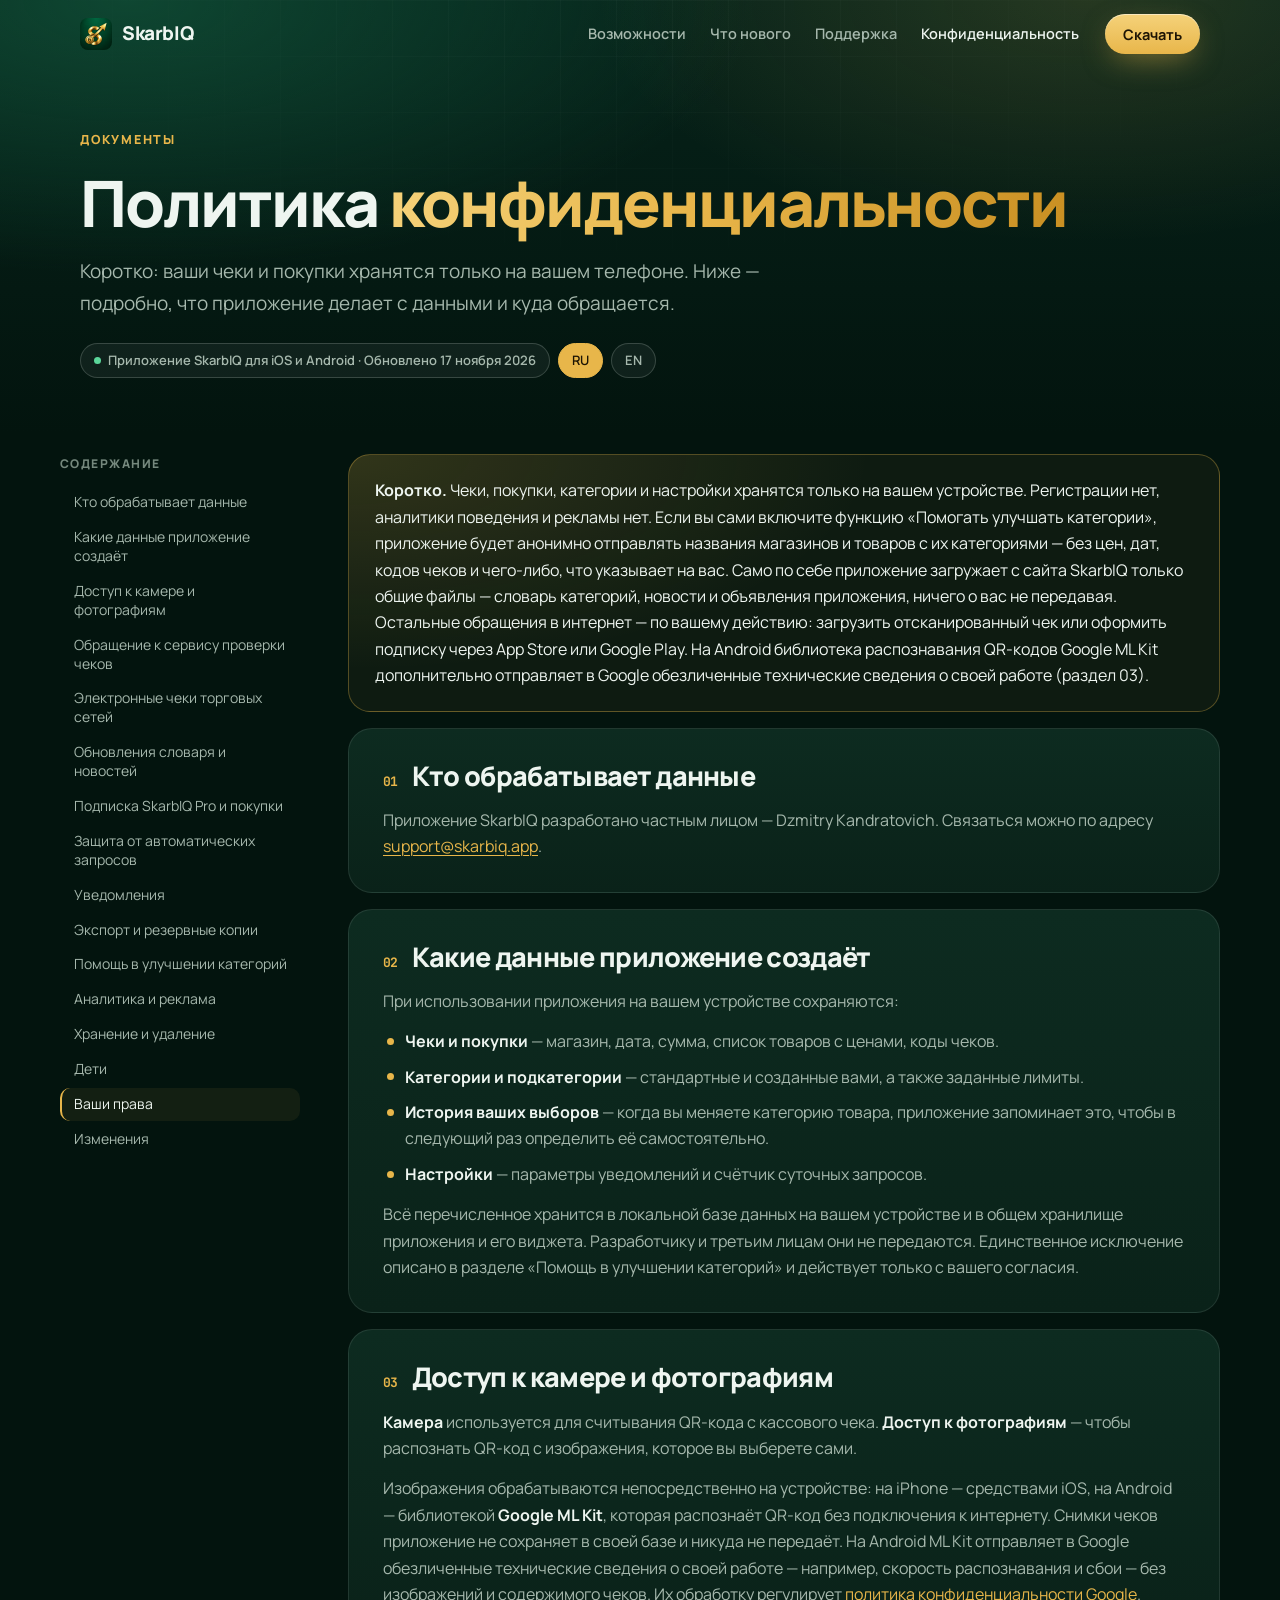
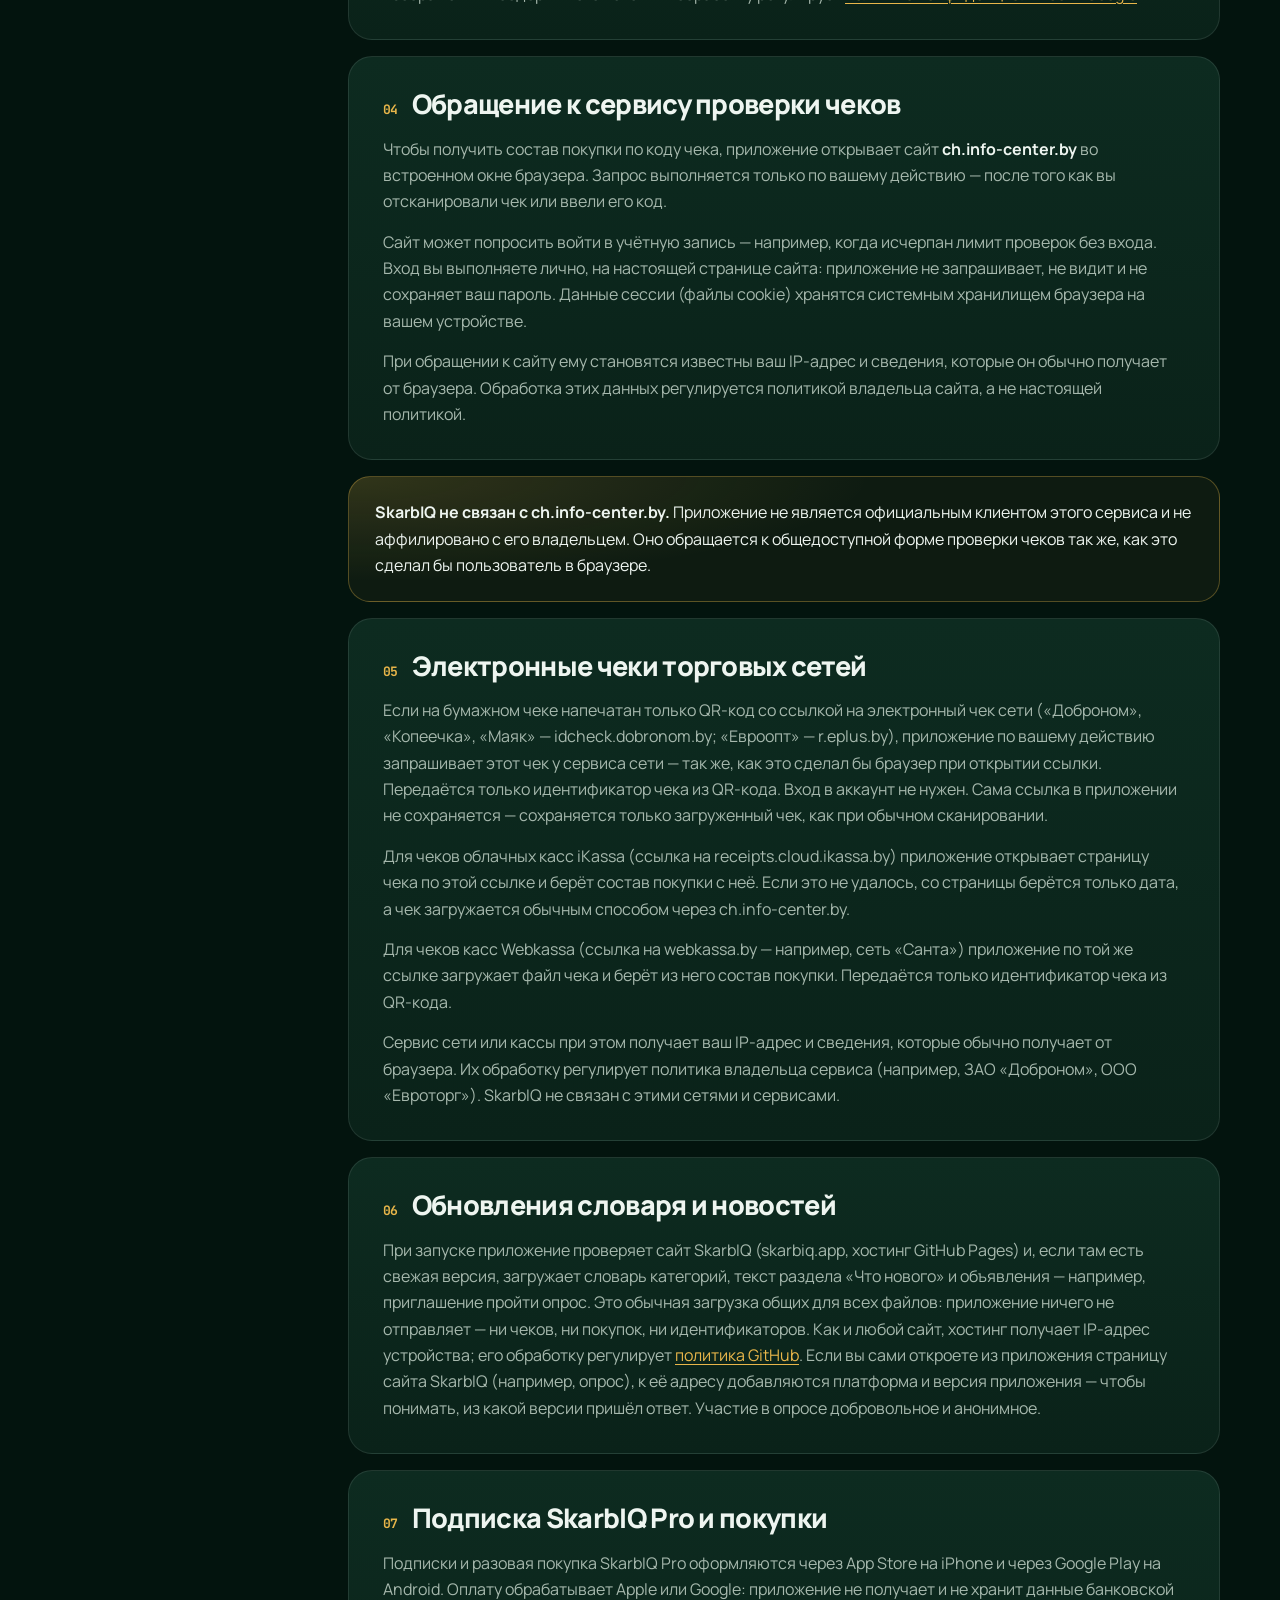
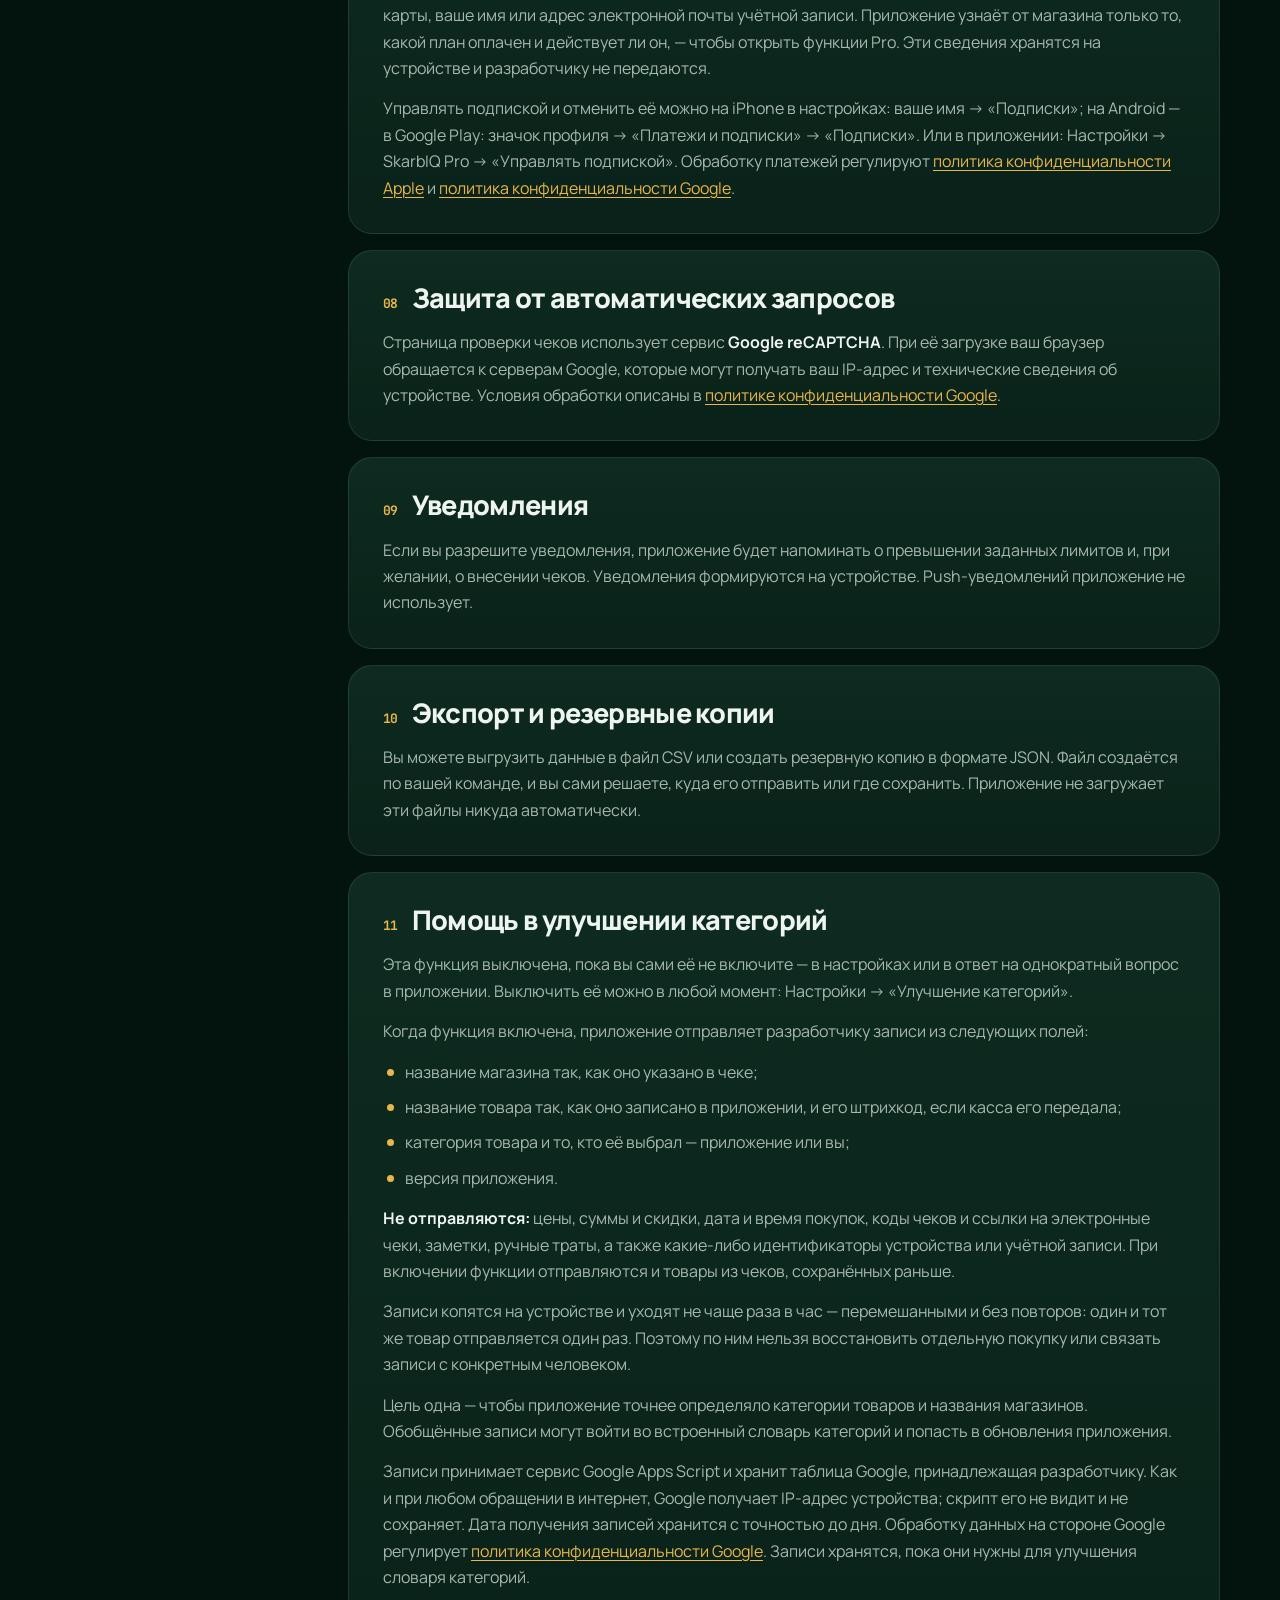
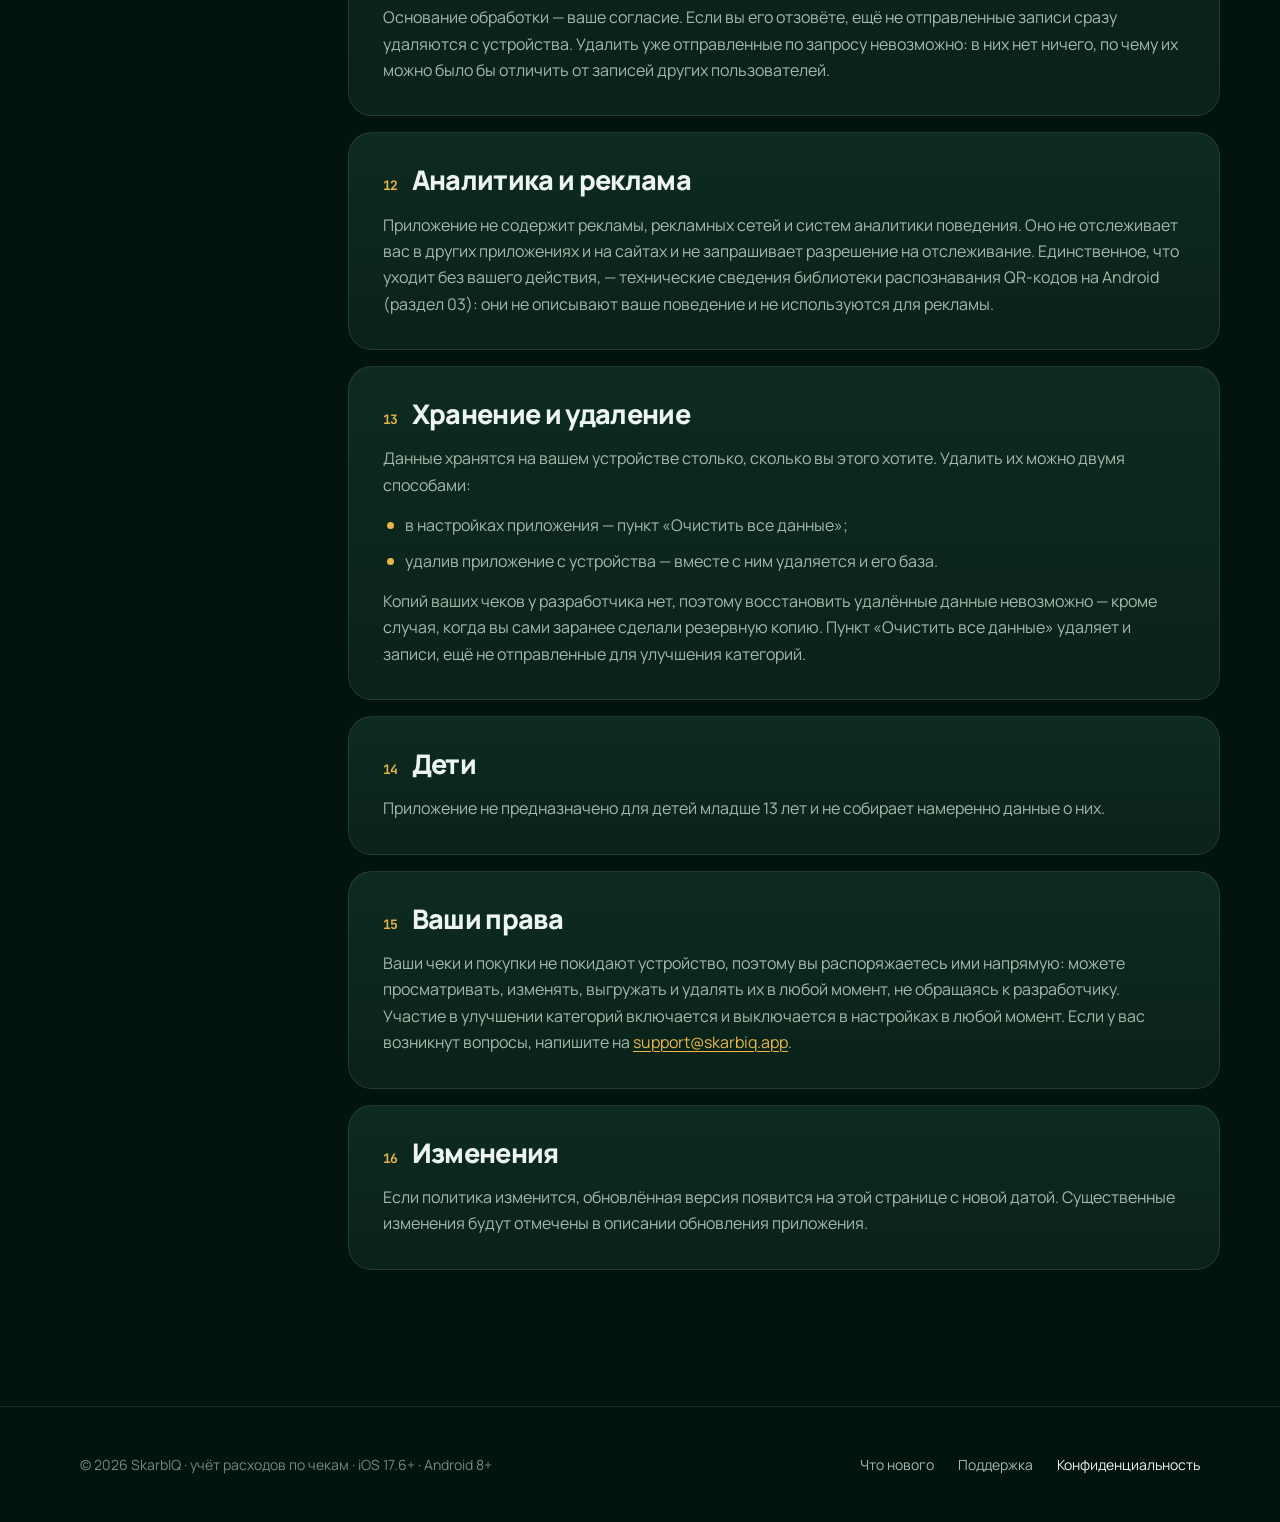
<file: privacy.html>
<!doctype html>
<html lang="ru">
<head>
<meta charset="utf-8">
<meta name="viewport" content="width=device-width, initial-scale=1, viewport-fit=cover">
<title>Политика конфиденциальности — SkarbIQ</title>
<meta name="description" content="Как SkarbIQ обращается с данными: чеки хранятся только на устройстве, без регистрации, рекламы и слежки.">
<meta name="theme-color" content="#06231A">
<link rel="icon" href="icon.png">
<link rel="apple-touch-icon" href="apple-touch-icon.png">
<link rel="preconnect" href="https://fonts.googleapis.com">
<link rel="preconnect" href="https://fonts.gstatic.com" crossorigin>
<link rel="stylesheet" href="https://fonts.googleapis.com/css2?family=Manrope:wght@400;500;600;700;800&family=JetBrains+Mono:wght@500;700&display=swap">
<link rel="stylesheet" href="site.css">
<script>document.documentElement.classList.add('js');</script>
</head>
<body>
<header class="nav" id="nav">
  <div class="wrap nav-in">
    <a class="logo" href="./"><img src="icon.png" alt="">SkarbIQ</a>
    <nav class="nav-links" aria-label="Разделы сайта"><a href="./#features">Возможности</a><a href="changelog.html">Что нового</a><a href="support.html">Поддержка</a><a href="privacy.html" aria-current="page">Конфиденциальность</a></nav>
    <a class="btn btn-gold" data-download href="https://testflight.apple.com/join/r9mnDBq1">Скачать</a>
  </div>
</header>
<main>
<section class="phero">
  <div class="wrap">
    <div class="eyebrow reveal">Документы</div>
    <h1 class="reveal" style="--d:.06s" data-cms="f1">Политика <span class="gold">конфиденциальности</span></h1>
    <p class="lead reveal" style="--d:.12s" data-cms="f2">Коротко: ваши чеки и покупки хранятся только на вашем телефоне. Ниже — подробно, что приложение делает с данными и куда обращается.</p>
    <div class="meta reveal" style="--d:.18s"><span class="pill"><span class="dot"></span>Приложение SkarbIQ для iOS и Android · Обновлено 17 ноября 2026</span><a class="pill on" href="privacy.html" lang="ru">RU</a><a class="pill" href="privacy-en.html" lang="en">EN</a></div>
  </div>
</section>
<div class="wrap doc">
  <aside class="toc" aria-label="Содержание"><div class="t">Содержание</div><a href="#s1">Кто обрабатывает данные</a><a href="#s2">Какие данные приложение создаёт</a><a href="#s3">Доступ к камере и фотографиям</a><a href="#s4">Обращение к сервису проверки чеков</a><a href="#s5">Электронные чеки торговых сетей</a><a href="#s6">Обновления словаря и новостей</a><a href="#s7">Подписка SkarbIQ Pro и покупки</a><a href="#s8">Защита от автоматических запросов</a><a href="#s9">Уведомления</a><a href="#s10">Экспорт и резервные копии</a><a href="#s11">Помощь в улучшении категорий</a><a href="#s12">Аналитика и реклама</a><a href="#s13">Хранение и удаление</a><a href="#s14">Дети</a><a href="#s15">Ваши права</a><a href="#s16">Изменения</a></aside>
  <div class="prose">
    <details class="toc-m reveal"><summary>Содержание</summary><nav><a href="#s1">Кто обрабатывает данные</a><a href="#s2">Какие данные приложение создаёт</a><a href="#s3">Доступ к камере и фотографиям</a><a href="#s4">Обращение к сервису проверки чеков</a><a href="#s5">Электронные чеки торговых сетей</a><a href="#s6">Обновления словаря и новостей</a><a href="#s7">Подписка SkarbIQ Pro и покупки</a><a href="#s8">Защита от автоматических запросов</a><a href="#s9">Уведомления</a><a href="#s10">Экспорт и резервные копии</a><a href="#s11">Помощь в улучшении категорий</a><a href="#s12">Аналитика и реклама</a><a href="#s13">Хранение и удаление</a><a href="#s14">Дети</a><a href="#s15">Ваши права</a><a href="#s16">Изменения</a></nav></details>
    <div class="callout reveal"><p data-cms="f3"><strong>Коротко.</strong> Чеки, покупки, категории и настройки хранятся только на вашем устройстве. Регистрации нет, аналитики поведения и рекламы нет. Если вы сами включите функцию «Помогать улучшать категории», приложение будет анонимно отправлять названия магазинов и товаров с их категориями — без цен, дат, кодов чеков и чего-либо, что указывает на вас. Само по себе приложение загружает с сайта SkarbIQ только общие файлы — словарь категорий, новости и объявления приложения, ничего о вас не передавая. Остальные обращения в интернет — по вашему действию: загрузить отсканированный чек или оформить подписку через App Store или Google Play. На Android библиотека распознавания QR-кодов Google ML Kit дополнительно отправляет в Google обезличенные технические сведения о своей работе (раздел 03).</p></div>
<section id="s1" class="reveal"><h2 data-cms="f4"><span class="n">01</span>Кто обрабатывает данные</h2>
  <p data-cms="f5">Приложение SkarbIQ разработано частным лицом — Dzmitry Kandratovich. Связаться можно по адресу <a href="mailto:support@skarbiq.app">support@skarbiq.app</a>.</p></section>
<section id="s2" class="reveal"><h2 data-cms="f6"><span class="n">02</span>Какие данные приложение создаёт</h2>
  <p data-cms="f7">При использовании приложения на вашем устройстве сохраняются:</p>
  <ul data-cms-list="l1">
    <li data-cms-item="i1" data-cms="f8"><strong>Чеки и покупки</strong> — магазин, дата, сумма, список товаров с ценами, коды чеков.</li>
    <li data-cms-item="i2" data-cms="f9"><strong>Категории и подкатегории</strong> — стандартные и созданные вами, а также заданные лимиты.</li>
    <li data-cms-item="i3" data-cms="f10"><strong>История ваших выборов</strong> — когда вы меняете категорию товара, приложение запоминает это, чтобы в следующий раз определить её самостоятельно.</li>
    <li data-cms-item="i4" data-cms="f11"><strong>Настройки</strong> — параметры уведомлений и счётчик суточных запросов.</li>
  </ul>
  <p data-cms="f12">Всё перечисленное хранится в локальной базе данных на вашем устройстве и в общем хранилище приложения и его виджета. Разработчику и третьим лицам они не передаются. Единственное исключение описано в разделе «Помощь в улучшении категорий» и действует только с вашего согласия.</p></section>
<section id="s3" class="reveal"><h2 data-cms="f13"><span class="n">03</span>Доступ к камере и фотографиям</h2>
  <p data-cms="f14"><strong>Камера</strong> используется для считывания QR-кода с кассового чека. <strong>Доступ к фотографиям</strong> — чтобы распознать QR-код с изображения, которое вы выберете сами.</p>
  <p data-cms="f15">Изображения обрабатываются непосредственно на устройстве: на iPhone — средствами iOS, на Android — библиотекой <strong>Google ML Kit</strong>, которая распознаёт QR-код без подключения к интернету. Снимки чеков приложение не сохраняет в своей базе и никуда не передаёт. На Android ML Kit отправляет в Google обезличенные технические сведения о своей работе — например, скорость распознавания и сбои — без изображений и содержимого чеков. Их обработку регулирует <a href="https://policies.google.com/privacy" rel="noopener">политика конфиденциальности Google</a>.</p></section>
<section id="s4" class="reveal"><h2 data-cms="f16"><span class="n">04</span>Обращение к сервису проверки чеков</h2>
  <p data-cms="f17">Чтобы получить состав покупки по коду чека, приложение открывает сайт <strong>ch.info-center.by</strong> во встроенном окне браузера. Запрос выполняется только по вашему действию — после того как вы отсканировали чек или ввели его код.</p>
  <p data-cms="f18">Сайт может попросить войти в учётную запись — например, когда исчерпан лимит проверок без входа. Вход вы выполняете лично, на настоящей странице сайта: приложение не запрашивает, не видит и не сохраняет ваш пароль. Данные сессии (файлы cookie) хранятся системным хранилищем браузера на вашем устройстве.</p>
  <p data-cms="f19">При обращении к сайту ему становятся известны ваш IP-адрес и сведения, которые он обычно получает от браузера. Обработка этих данных регулируется политикой владельца сайта, а не настоящей политикой.</p></section>
<div class="callout reveal"><p data-cms="f20"><strong>SkarbIQ не связан с ch.info-center.by.</strong> Приложение не является официальным клиентом этого сервиса и не аффилировано с его владельцем. Оно обращается к общедоступной форме проверки чеков так же, как это сделал бы пользователь в браузере.</p></div>
<section id="s5" class="reveal"><h2 data-cms="f21"><span class="n">05</span>Электронные чеки торговых сетей</h2>
  <p data-cms="f22">Если на бумажном чеке напечатан только QR-код со ссылкой на электронный чек сети («Доброном», «Копеечка», «Маяк» — idcheck.dobronom.by; «Евроопт» — r.eplus.by), приложение по вашему действию запрашивает этот чек у сервиса сети — так же, как это сделал бы браузер при открытии ссылки. Передаётся только идентификатор чека из QR-кода. Вход в аккаунт не нужен. Сама ссылка в приложении не сохраняется — сохраняется только загруженный чек, как при обычном сканировании.</p>
  <p data-cms="f23">Для чеков облачных касс iKassa (ссылка на receipts.cloud.ikassa.by) приложение открывает страницу чека по этой ссылке и берёт состав покупки с неё. Если это не удалось, со страницы берётся только дата, а чек загружается обычным способом через ch.info-center.by.</p>
  <p data-cms="f24">Для чеков касс Webkassa (ссылка на webkassa.by — например, сеть «Санта») приложение по той же ссылке загружает файл чека и берёт из него состав покупки. Передаётся только идентификатор чека из QR-кода.</p>
  <p data-cms="f25">Сервис сети или кассы при этом получает ваш IP-адрес и сведения, которые обычно получает от браузера. Их обработку регулирует политика владельца сервиса (например, ЗАО «Доброном», ООО «Евроторг»). SkarbIQ не связан с этими сетями и сервисами.</p></section>
<section id="s6" class="reveal"><h2 data-cms="f26"><span class="n">06</span>Обновления словаря и новостей</h2>
  <p data-cms="f27">При запуске приложение проверяет сайт SkarbIQ (skarbiq.app, хостинг GitHub Pages) и, если там есть свежая версия, загружает словарь категорий, текст раздела «Что нового» и объявления — например, приглашение пройти опрос. Это обычная загрузка общих для всех файлов: приложение ничего не отправляет — ни чеков, ни покупок, ни идентификаторов. Как и любой сайт, хостинг получает IP-адрес устройства; его обработку регулирует <a href="https://docs.github.com/site-policy/privacy-policies/github-general-privacy-statement" rel="noopener">политика GitHub</a>. Если вы сами откроете из приложения страницу сайта SkarbIQ (например, опрос), к её адресу добавляются платформа и версия приложения — чтобы понимать, из какой версии пришёл ответ. Участие в опросе добровольное и анонимное.</p></section>
<section id="s7" class="reveal"><h2 data-cms="f28"><span class="n">07</span>Подписка SkarbIQ Pro и покупки</h2>
  <p data-cms="f29">Подписки и разовая покупка SkarbIQ Pro оформляются через App Store на iPhone и через Google Play на Android. Оплату обрабатывает Apple или Google: приложение не получает и не хранит данные банковской карты, ваше имя или адрес электронной почты учётной записи. Приложение узнаёт от магазина только то, какой план оплачен и действует ли он, — чтобы открыть функции Pro. Эти сведения хранятся на устройстве и разработчику не передаются.</p>
  <p data-cms="f30">Управлять подпиской и отменить её можно на iPhone в настройках: ваше имя → «Подписки»; на Android — в Google Play: значок профиля → «Платежи и подписки» → «Подписки». Или в приложении: Настройки → SkarbIQ Pro → «Управлять подпиской». Обработку платежей регулируют <a href="https://www.apple.com/legal/privacy/" rel="noopener">политика конфиденциальности Apple</a> и <a href="https://policies.google.com/privacy" rel="noopener">политика конфиденциальности Google</a>.</p></section>
<section id="s8" class="reveal"><h2 data-cms="f31"><span class="n">08</span>Защита от автоматических запросов</h2>
  <p data-cms="f32">Страница проверки чеков использует сервис <strong>Google reCAPTCHA</strong>. При её загрузке ваш браузер обращается к серверам Google, которые могут получать ваш IP-адрес и технические сведения об устройстве. Условия обработки описаны в <a href="https://policies.google.com/privacy" rel="noopener">политике конфиденциальности Google</a>.</p></section>
<section id="s9" class="reveal"><h2 data-cms="f33"><span class="n">09</span>Уведомления</h2>
  <p data-cms="f34">Если вы разрешите уведомления, приложение будет напоминать о превышении заданных лимитов и, при желании, о внесении чеков. Уведомления формируются на устройстве. Push-уведомлений приложение не использует.</p></section>
<section id="s10" class="reveal"><h2 data-cms="f35"><span class="n">10</span>Экспорт и резервные копии</h2>
  <p data-cms="f36">Вы можете выгрузить данные в файл CSV или создать резервную копию в формате JSON. Файл создаётся по вашей команде, и вы сами решаете, куда его отправить или где сохранить. Приложение не загружает эти файлы никуда автоматически.</p></section>
<section id="s11" class="reveal"><h2 data-cms="f37"><span class="n">11</span>Помощь в улучшении категорий</h2>
  <p data-cms="f38">Эта функция выключена, пока вы сами её не включите — в настройках или в ответ на однократный вопрос в приложении. Выключить её можно в любой момент: Настройки → «Улучшение категорий».</p>
  <p data-cms="f39">Когда функция включена, приложение отправляет разработчику записи из следующих полей:</p>
  <ul data-cms-list="l2">
    <li data-cms-item="i5" data-cms="f40">название магазина так, как оно указано в чеке;</li>
    <li data-cms-item="i6" data-cms="f41">название товара так, как оно записано в приложении, и его штрихкод, если касса его передала;</li>
    <li data-cms-item="i7" data-cms="f42">категория товара и то, кто её выбрал — приложение или вы;</li>
    <li data-cms-item="i8" data-cms="f43">версия приложения.</li>
  </ul>
  <p data-cms="f44"><strong>Не отправляются:</strong> цены, суммы и скидки, дата и время покупок, коды чеков и ссылки на электронные чеки, заметки, ручные траты, а также какие-либо идентификаторы устройства или учётной записи. При включении функции отправляются и товары из чеков, сохранённых раньше.</p>
  <p data-cms="f45">Записи копятся на устройстве и уходят не чаще раза в час — перемешанными и без повторов: один и тот же товар отправляется один раз. Поэтому по ним нельзя восстановить отдельную покупку или связать записи с конкретным человеком.</p>
  <p data-cms="f46">Цель одна — чтобы приложение точнее определяло категории товаров и названия магазинов. Обобщённые записи могут войти во встроенный словарь категорий и попасть в обновления приложения.</p>
  <p data-cms="f47">Записи принимает сервис Google Apps Script и хранит таблица Google, принадлежащая разработчику. Как и при любом обращении в интернет, Google получает IP-адрес устройства; скрипт его не видит и не сохраняет. Дата получения записей хранится с точностью до дня. Обработку данных на стороне Google регулирует <a href="https://policies.google.com/privacy" rel="noopener">политика конфиденциальности Google</a>. Записи хранятся, пока они нужны для улучшения словаря категорий.</p>
  <p data-cms="f48">Основание обработки — ваше согласие. Если вы его отзовёте, ещё не отправленные записи сразу удаляются с устройства. Удалить уже отправленные по запросу невозможно: в них нет ничего, по чему их можно было бы отличить от записей других пользователей.</p></section>
<section id="s12" class="reveal"><h2 data-cms="f49"><span class="n">12</span>Аналитика и реклама</h2>
  <p data-cms="f50">Приложение не содержит рекламы, рекламных сетей и систем аналитики поведения. Оно не отслеживает вас в других приложениях и на сайтах и не запрашивает разрешение на отслеживание. Единственное, что уходит без вашего действия, — технические сведения библиотеки распознавания QR-кодов на Android (раздел 03): они не описывают ваше поведение и не используются для рекламы.</p></section>
<section id="s13" class="reveal"><h2 data-cms="f51"><span class="n">13</span>Хранение и удаление</h2>
  <p data-cms="f52">Данные хранятся на вашем устройстве столько, сколько вы этого хотите. Удалить их можно двумя способами:</p>
  <ul data-cms-list="l3">
    <li data-cms-item="i9" data-cms="f53">в настройках приложения — пункт «Очистить все данные»;</li>
    <li data-cms-item="i10" data-cms="f54">удалив приложение с устройства — вместе с ним удаляется и его база.</li>
  </ul>
  <p data-cms="f55">Копий ваших чеков у разработчика нет, поэтому восстановить удалённые данные невозможно — кроме случая, когда вы сами заранее сделали резервную копию. Пункт «Очистить все данные» удаляет и записи, ещё не отправленные для улучшения категорий.</p></section>
<section id="s14" class="reveal"><h2 data-cms="f56"><span class="n">14</span>Дети</h2>
  <p data-cms="f57">Приложение не предназначено для детей младше 13 лет и не собирает намеренно данные о них.</p></section>
<section id="s15" class="reveal"><h2 data-cms="f58"><span class="n">15</span>Ваши права</h2>
  <p data-cms="f59">Ваши чеки и покупки не покидают устройство, поэтому вы распоряжаетесь ими напрямую: можете просматривать, изменять, выгружать и удалять их в любой момент, не обращаясь к разработчику. Участие в улучшении категорий включается и выключается в настройках в любой момент. Если у вас возникнут вопросы, напишите на <a href="mailto:support@skarbiq.app">support@skarbiq.app</a>.</p></section>
<section id="s16" class="reveal"><h2 data-cms="f60"><span class="n">16</span>Изменения</h2>
  <p data-cms="f61">Если политика изменится, обновлённая версия появится на этой странице с новой датой. Существенные изменения будут отмечены в описании обновления приложения.</p></section>
  </div>
</div>
</main>
<footer>
  <div class="wrap foot">
    <span>© 2026 SkarbIQ · учёт расходов по чекам · iOS 17.6+ · Android 8+</span>
    <nav aria-label="Документы"><a href="changelog.html">Что нового</a><a href="support.html">Поддержка</a><a href="privacy.html" aria-current="page">Конфиденциальность</a></nav>
  </div>
</footer>
<script src="site.js"></script>
</body>
</html>
</file>
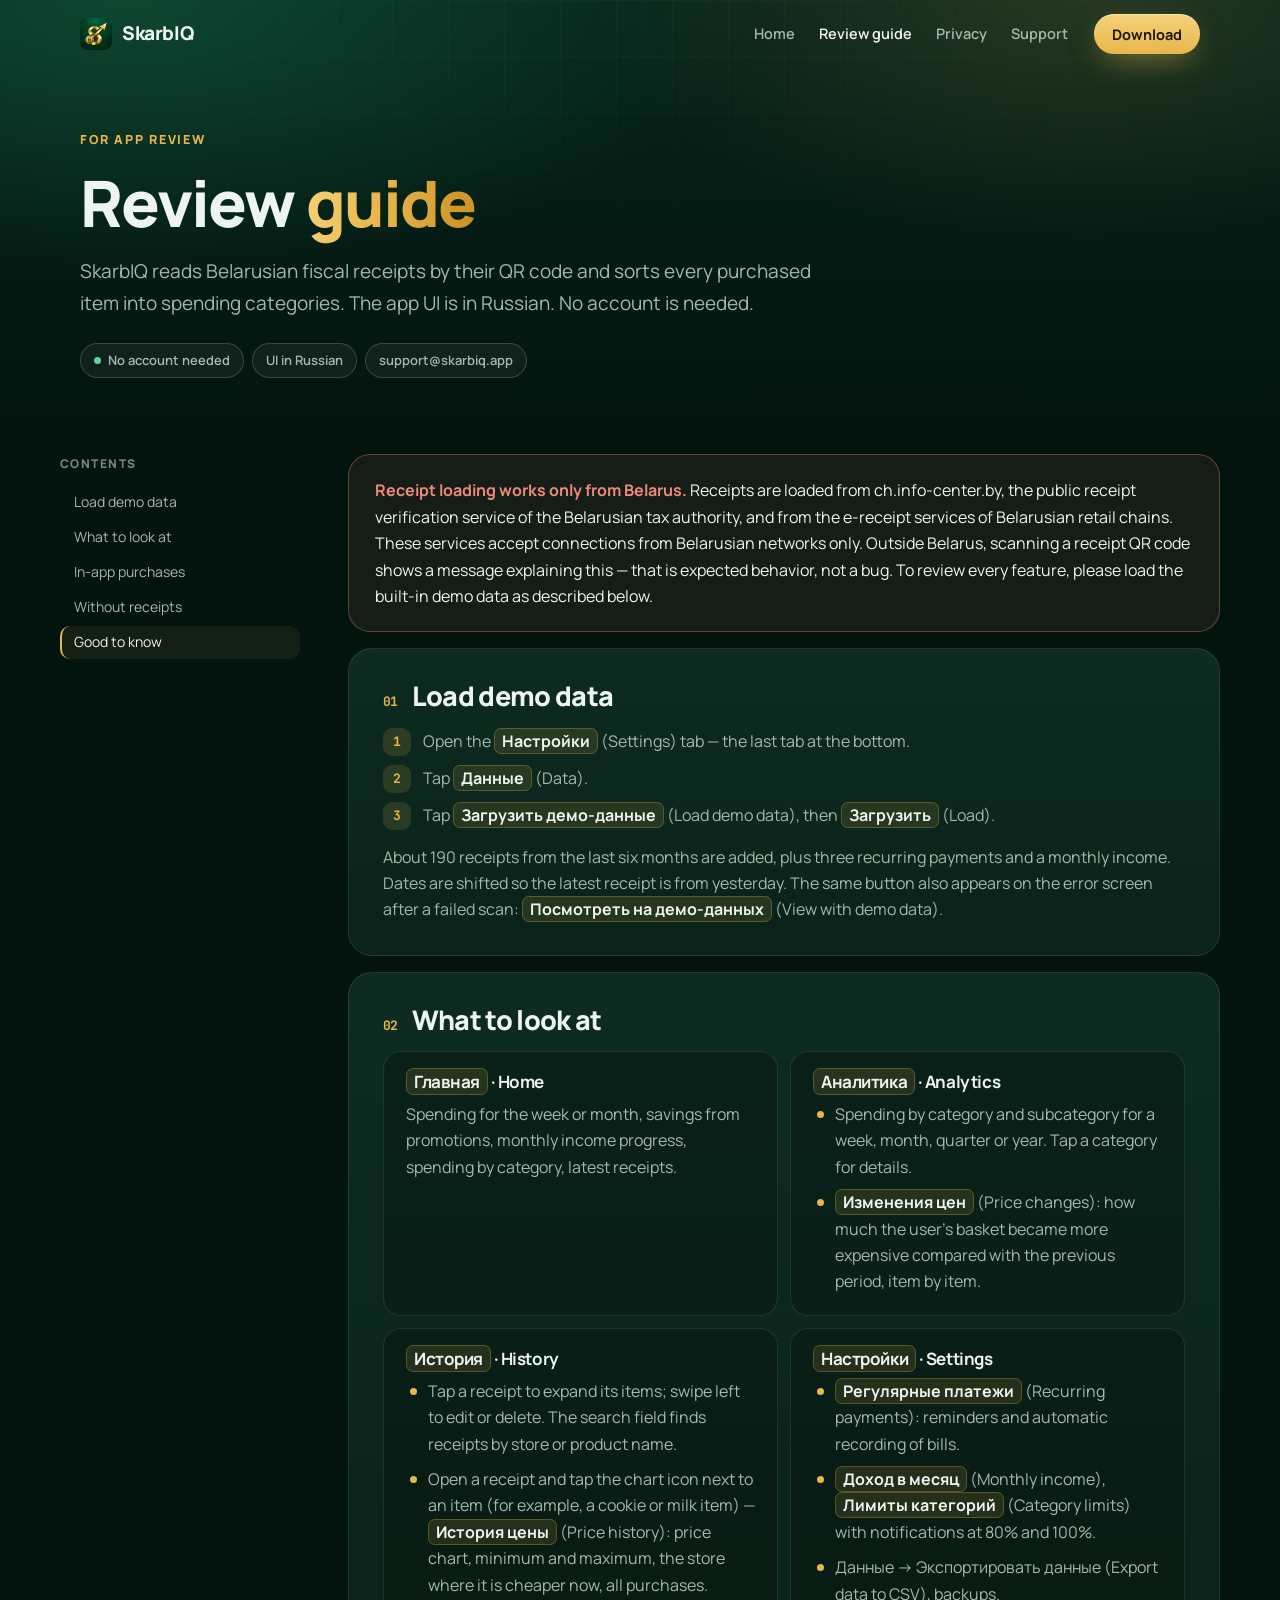
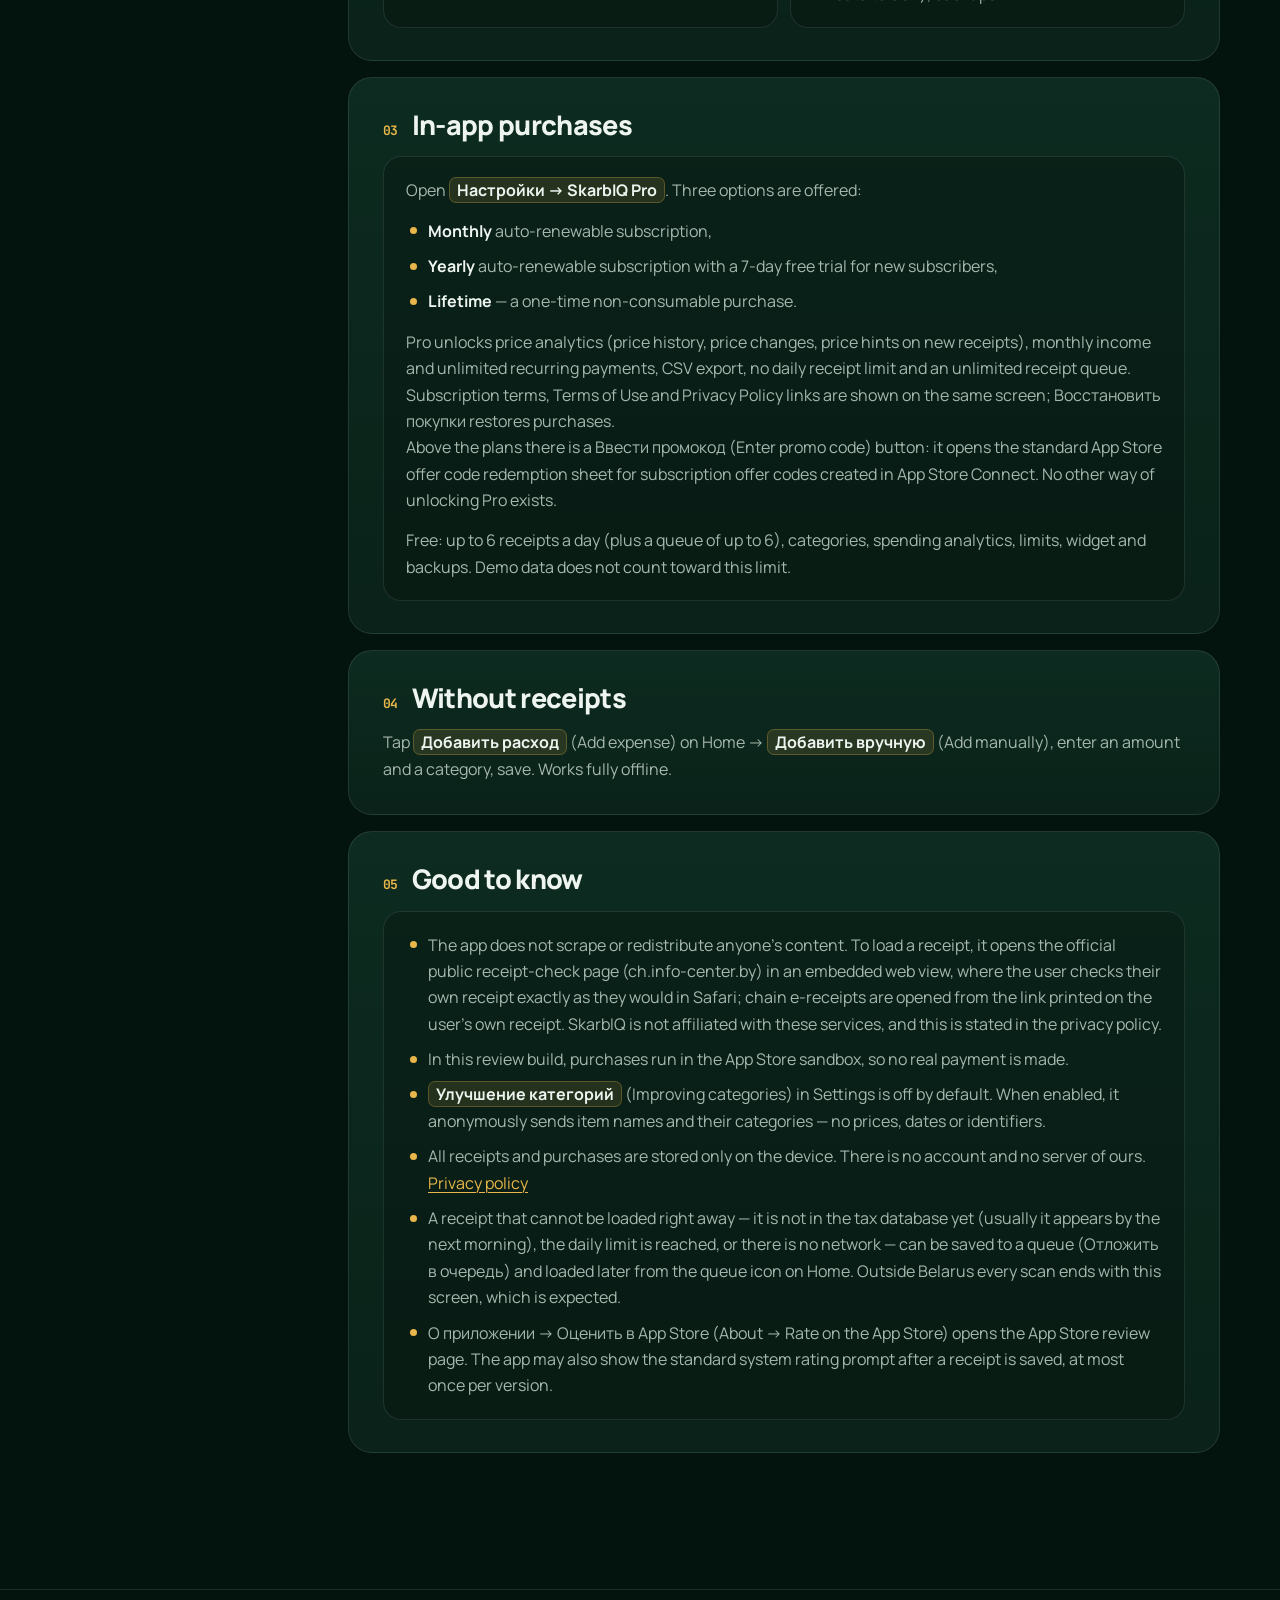
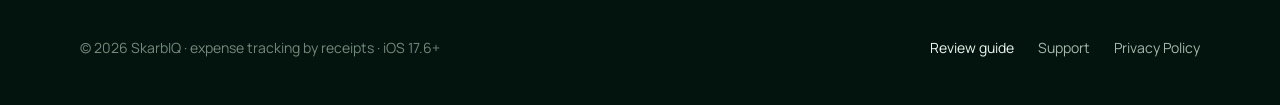
<file: Review.html>
<!doctype html>
<html lang="en">
<head>
<meta charset="utf-8">
<meta name="viewport" content="width=device-width, initial-scale=1, viewport-fit=cover">
<title>Review guide — SkarbIQ</title>
<meta name="description" content="How to review SkarbIQ: demo data, features and in-app purchases.">
<meta name="theme-color" content="#06231A">
<link rel="icon" href="icon.png">
<link rel="apple-touch-icon" href="apple-touch-icon.png">
<link rel="preconnect" href="https://fonts.googleapis.com">
<link rel="preconnect" href="https://fonts.gstatic.com" crossorigin>
<link rel="stylesheet" href="https://fonts.googleapis.com/css2?family=Manrope:wght@400;500;600;700;800&family=JetBrains+Mono:wght@500;700&display=swap">
<link rel="stylesheet" href="site.css">
<style>
.ru{font-weight:700;color:var(--text);background:rgba(232,182,74,.12);border:1px solid rgba(232,182,74,.28);padding:1px 7px;border-radius:7px;white-space:nowrap}
.warn{padding:22px 26px;border-radius:22px;margin-bottom:16px;background:rgba(240,138,122,.08);border:1px solid rgba(240,138,122,.35);color:var(--text)}
.warn b{color:var(--coral)}
.boxes{display:grid;grid-template-columns:repeat(2,minmax(0,1fr));gap:12px}
.box{padding:20px 22px;border-radius:18px;background:rgba(0,0,0,.2);border:1px solid var(--line)}
.box h3{margin:0 0 10px;font-size:17px}
.box p:last-child,.box ul:last-child{margin-bottom:0}
@media(max-width:760px){.boxes{grid-template-columns:minmax(0,1fr)}}
</style>
<script>document.documentElement.classList.add('js');</script>
</head>
<body>
<header class="nav" id="nav">
  <div class="wrap nav-in">
    <a class="logo" href="./"><img src="icon.png" alt="">SkarbIQ</a>
    <nav class="nav-links" aria-label="Pages"><a href="./">Home</a><a href="Review.html" aria-current="page">Review guide</a><a href="privacy-en.html">Privacy</a><a href="support.html">Support</a></nav>
    <a class="btn btn-gold" data-download href="https://testflight.apple.com/join/r9mnDBq1">Download</a>
  </div>
</header>
<main>
<section class="phero">
  <div class="wrap">
    <div class="eyebrow reveal">For App Review</div>
    <h1 class="reveal" style="--d:.06s" data-cms="f1">Review <span class="gold">guide</span></h1>
    <p class="lead reveal" style="--d:.12s" data-cms="f2">SkarbIQ reads Belarusian fiscal receipts by their QR code and sorts every purchased item into spending categories. The app UI is in Russian. No account is needed.</p>
    <div class="meta reveal" style="--d:.18s"><span class="pill"><span class="dot"></span>No account needed</span><span class="pill">UI in Russian</span><a class="pill" href="mailto:support@skarbiq.app">support@skarbiq.app</a></div>
  </div>
</section>
<div class="wrap doc">
  <aside class="toc" aria-label="Contents"><div class="t">Contents</div><a href="#s1">Load demo data</a><a href="#s2">What to look at</a><a href="#s3">In-app purchases</a><a href="#s4">Without receipts</a><a href="#s5">Good to know</a></aside>
  <div class="prose">
    <details class="toc-m reveal"><summary>Contents</summary><nav><a href="#s1">Load demo data</a><a href="#s2">What to look at</a><a href="#s3">In-app purchases</a><a href="#s4">Without receipts</a><a href="#s5">Good to know</a></nav></details>
    <div class="warn reveal"><b>Receipt loading works only from Belarus.</b> Receipts are loaded from ch.info-center.by, the public receipt verification service of the Belarusian tax authority, and from the e-receipt services of Belarusian retail chains. These services accept connections from Belarusian networks only. Outside Belarus, scanning a receipt QR code shows a message explaining this — that is expected behavior, not a bug. To review every feature, please load the built-in demo data as described below.</div>
    <section id="s1" class="reveal"><h2 data-cms="f3"><span class="n">01</span>Load demo data</h2>
  <ol data-cms-list="l1">
    <li data-cms-item="i1" data-cms="f4">Open the <span class="ru">Настройки</span> (Settings) tab — the last tab at the bottom.</li>
    <li data-cms-item="i2" data-cms="f5">Tap <span class="ru">Данные</span> (Data).</li>
    <li data-cms-item="i3" data-cms="f6">Tap <span class="ru">Загрузить демо-данные</span> (Load demo data), then <span class="ru">Загрузить</span> (Load).</li>
  </ol>
  <p data-cms="f7">About 190 receipts from the last six months are added, plus three recurring payments and a monthly income. Dates are shifted so the latest receipt is from yesterday. The same button also appears on the error screen after a failed scan: <span class="ru">Посмотреть на демо-данных</span> (View with demo data).</p></section>
<section id="s2" class="reveal"><h2 data-cms="f8"><span class="n">02</span>What to look at</h2>

  <div class="boxes"><div class="box">
    <h3 data-cms="f9"><span class="ru">Главная</span> · Home</h3>
    <p data-cms="f10">Spending for the week or month, savings from promotions, monthly income progress, spending by category, latest receipts.</p>
  </div>
  <div class="box">
    <h3 data-cms="f11"><span class="ru">Аналитика</span> · Analytics</h3>
    <ul data-cms-list="l2">
      <li data-cms-item="i4" data-cms="f12">Spending by category and subcategory for a week, month, quarter or year. Tap a category for details.</li>
      <li data-cms-item="i5" data-cms="f13"><span class="ru">Изменения цен</span> (Price changes): how much the user’s basket became more expensive compared with the previous period, item by item.</li>
    </ul>
  </div>
  <div class="box">
    <h3 data-cms="f14"><span class="ru">История</span> · History</h3>
    <ul data-cms-list="l3">
      <li data-cms-item="i6" data-cms="f15">Tap a receipt to expand its items; swipe left to edit or delete. The search field finds receipts by store or product name.</li>
      <li data-cms-item="i7" data-cms="f16">Open a receipt and tap the chart icon next to an item (for example, a cookie or milk item) — <span class="ru">История цены</span> (Price history): price chart, minimum and maximum, the store where it is cheaper now, all purchases.</li>
    </ul>
  </div>
  <div class="box">
    <h3 data-cms="f17"><span class="ru">Настройки</span> · Settings</h3>
    <ul data-cms-list="l4">
      <li data-cms-item="i8" data-cms="f18"><span class="ru">Регулярные платежи</span> (Recurring payments): reminders and automatic recording of bills.</li>
      <li data-cms-item="i9" data-cms="f19"><span class="ru">Доход в месяц</span> (Monthly income), <span class="ru">Лимиты категорий</span> (Category limits) with notifications at 80% and 100%.</li>
      <li data-cms-item="i10" data-cms="f20">Данные → Экспортировать данные (Export data to CSV), backups.</li>
    </ul>
  </div></div></section>
<section id="s3" class="reveal"><h2 data-cms="f21"><span class="n">03</span>In-app purchases</h2>
  <div class="box">
    <p data-cms="f22">Open <span class="ru">Настройки → SkarbIQ Pro</span>. Three options are offered:</p>
    <ul data-cms-list="l5">
      <li data-cms-item="i11" data-cms="f23"><b>Monthly</b> auto-renewable subscription,</li>
      <li data-cms-item="i12" data-cms="f24"><b>Yearly</b> auto-renewable subscription with a 7-day free trial for new subscribers,</li>
      <li data-cms-item="i13" data-cms="f25"><b>Lifetime</b> — a one-time non-consumable purchase.</li>
    </ul>
    <p data-cms="f26">Pro unlocks price analytics (price history, price changes, price hints on new receipts), monthly income and unlimited recurring payments, CSV export, no daily receipt limit and an unlimited receipt queue. Subscription terms, Terms of Use and Privacy Policy links are shown on the same screen; Восстановить покупки restores purchases.<br>Above the plans there is a Ввести промокод (Enter promo code) button: it opens the standard App Store offer code redemption sheet for subscription offer codes created in App Store Connect. No other way of unlocking Pro exists.</p>
    <p data-cms="f27">Free: up to 6 receipts a day (plus a queue of up to 6), categories, spending analytics, limits, widget and backups. Demo data does not count toward this limit.</p>
  </div></section>
<section id="s4" class="reveal"><h2 data-cms="f28"><span class="n">04</span>Without receipts</h2>
  <p data-cms="f29">Tap <span class="ru">Добавить расход</span> (Add expense) on Home → <span class="ru">Добавить вручную</span> (Add manually), enter an amount and a category, save. Works fully offline.</p></section>
<section id="s5" class="reveal"><h2 data-cms="f30"><span class="n">05</span>Good to know</h2>
  <div class="box">
    <ul data-cms-list="l6">
      <li data-cms-item="i14" data-cms="f31">The app does not scrape or redistribute anyone's content. To load a receipt, it opens the official public receipt-check page (ch.info-center.by) in an embedded web view, where the user checks their own receipt exactly as they would in Safari; chain e-receipts are opened from the link printed on the user's own receipt. SkarbIQ is not affiliated with these services, and this is stated in the privacy policy.</li>
      <li data-cms-item="i15" data-cms="f32">In this review build, purchases run in the App Store sandbox, so no real payment is made.</li>
      <li data-cms-item="i16" data-cms="f33"><span class="ru">Улучшение категорий</span> (Improving categories) in Settings is off by default. When enabled, it anonymously sends item names and their categories — no prices, dates or identifiers.</li>
      <li data-cms-item="i17" data-cms="f34">All receipts and purchases are stored only on the device. There is no account and no server of ours. <a href="privacy-en.html">Privacy policy</a></li>
      <li data-cms-item="i35" data-cms="f36">A receipt that cannot be loaded right away — it is not in the tax database yet (usually it appears by the next morning), the daily limit is reached, or there is no network — can be saved to a queue (Отложить в очередь) and loaded later from the queue icon on Home. Outside Belarus every scan ends with this screen, which is expected.</li>
      <li data-cms-item="i37" data-cms="f38">О приложении → Оценить в App Store (About → Rate on the App Store) opens the App Store review page. The app may also show the standard system rating prompt after a receipt is saved, at most once per version.</li>
    </ul>
  </div></section>
  </div>
</div>
</main>
<footer>
  <div class="wrap foot">
    <span>© 2026 SkarbIQ · expense tracking by receipts · iOS 17.6+</span>
    <nav aria-label="Documents"><a href="Review.html" aria-current="page">Review guide</a><a href="support.html">Support</a><a href="privacy-en.html">Privacy Policy</a></nav>
  </div>
</footer>
<script src="site.js"></script>
</body>
</html>
</file>
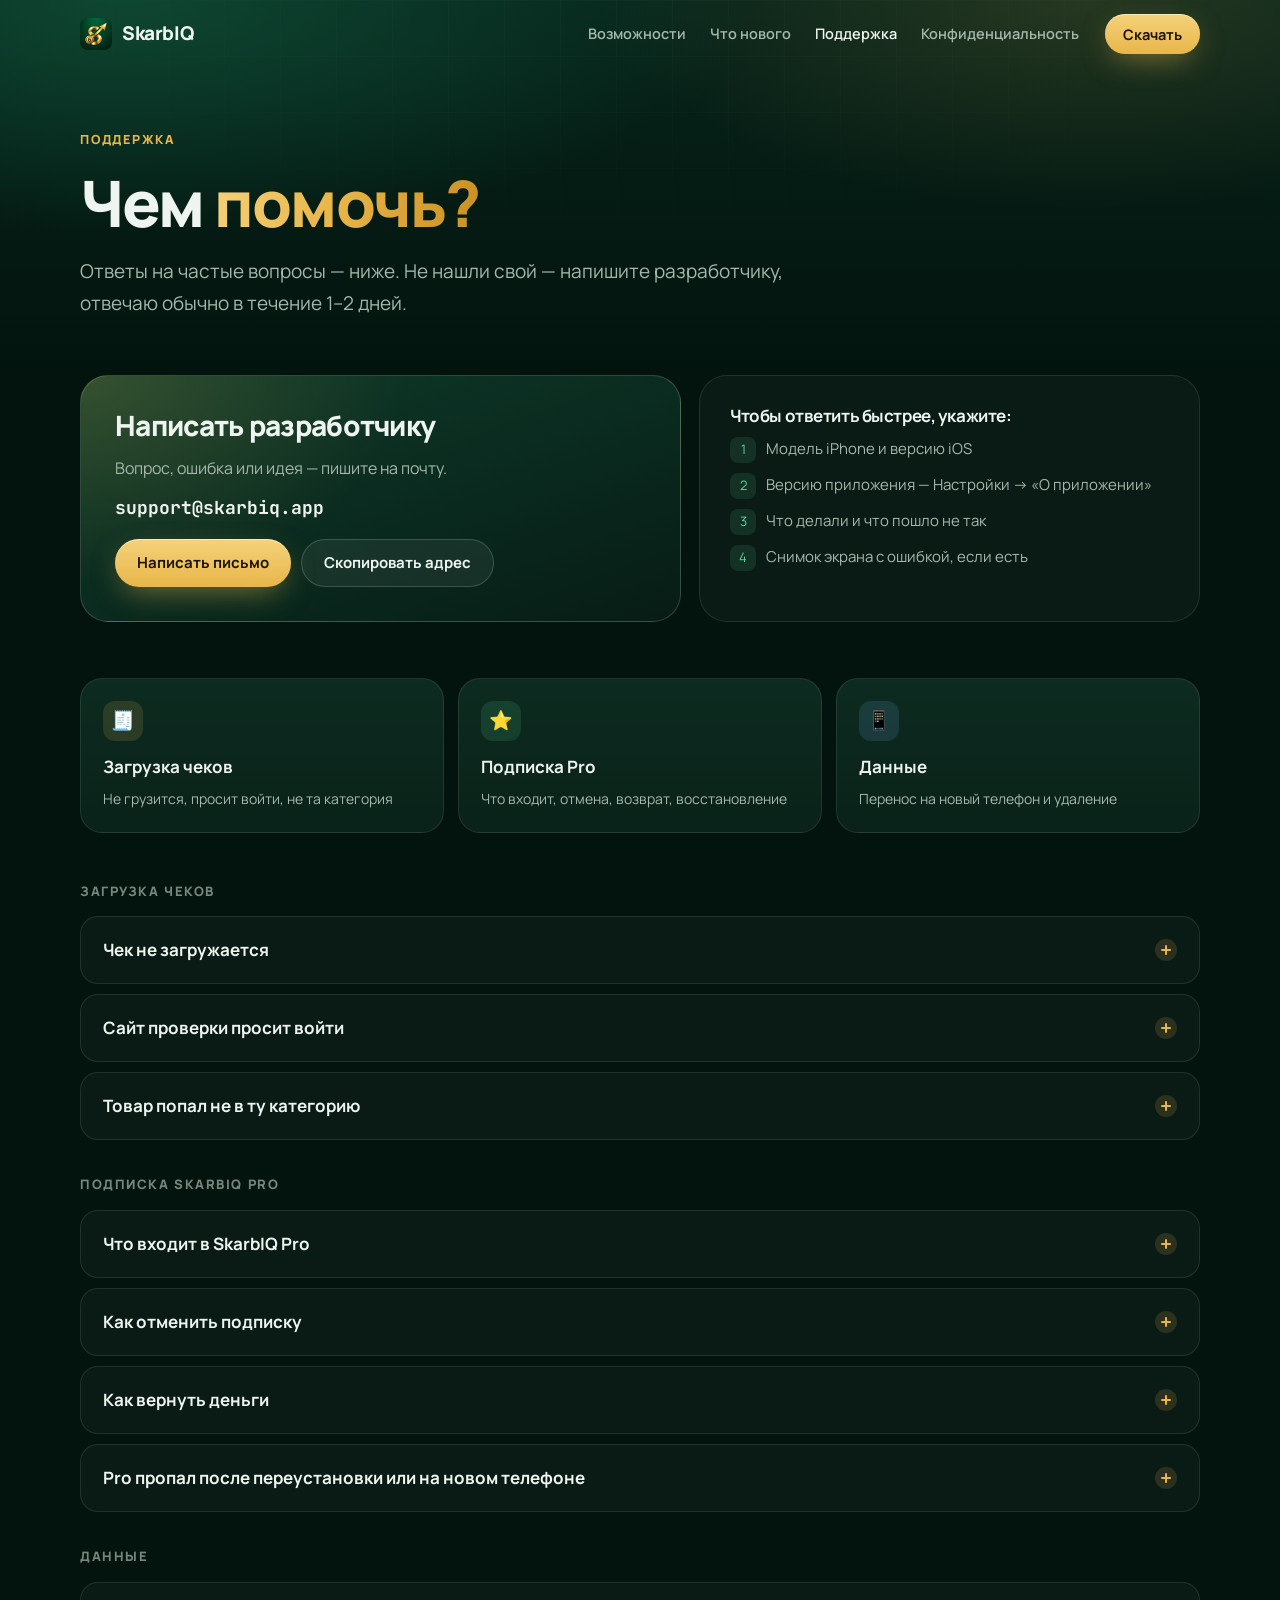
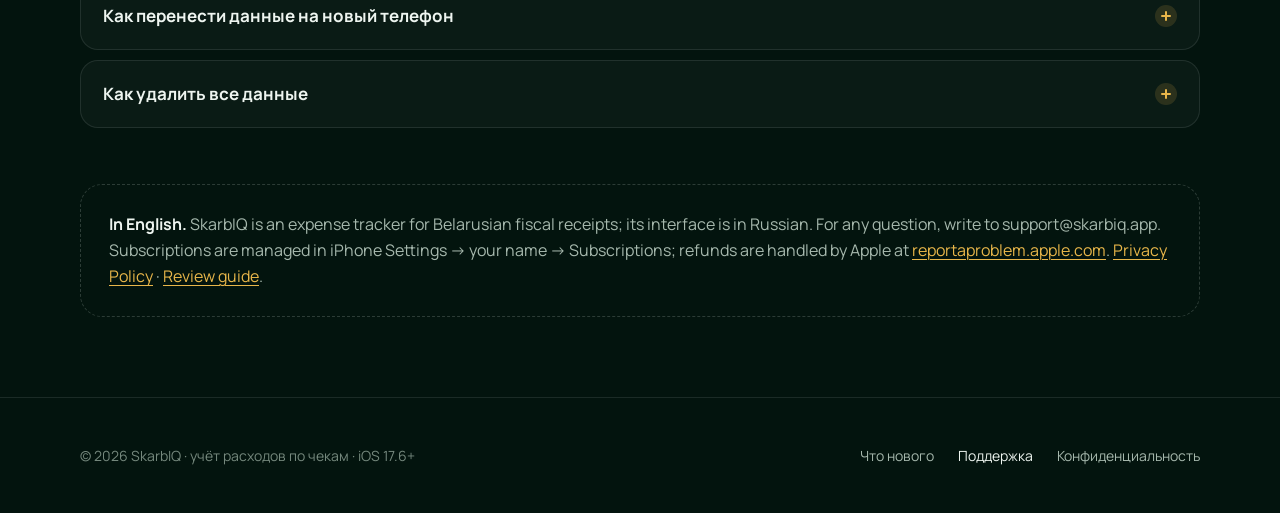
<file: support.html>
<!doctype html>
<html lang="ru">
<head>
<meta charset="utf-8">
<meta name="viewport" content="width=device-width, initial-scale=1, viewport-fit=cover">
<title>Поддержка — SkarbIQ</title>
<meta name="description" content="Поддержка SkarbIQ: ответы на частые вопросы и связь с разработчиком.">
<meta name="theme-color" content="#06231A">
<link rel="icon" href="icon.png">
<link rel="apple-touch-icon" href="apple-touch-icon.png">
<link rel="preconnect" href="https://fonts.googleapis.com">
<link rel="preconnect" href="https://fonts.gstatic.com" crossorigin>
<link rel="stylesheet" href="https://fonts.googleapis.com/css2?family=Manrope:wght@400;500;600;700;800&family=JetBrains+Mono:wght@500;700&display=swap">
<link rel="stylesheet" href="site.css">
<style>
.contact{display:grid;grid-template-columns:minmax(0,1.2fr) minmax(0,1fr);gap:18px;margin-bottom:56px}
.mail{padding:34px;border-radius:28px;background:radial-gradient(90% 140% at 0% 0%,rgba(232,182,74,.18),transparent 60%),linear-gradient(160deg,#0E3B2A,#071C15);border:1px solid var(--line-2);display:flex;flex-direction:column;gap:14px}
.mail h2{font-size:28px;font-weight:800}
.mail p{color:var(--muted);margin:0}
.mail .addr{font:700 18px var(--mono);color:var(--text);user-select:all;word-break:break-all}
.mail .row{display:flex;flex-wrap:wrap;gap:10px;margin-top:6px}
.tips{padding:30px;border-radius:28px;background:rgba(255,255,255,.03);border:1px solid var(--line)}
.tips h3{font-size:17px;margin-bottom:12px}
.tips ul{margin:0;padding:0;list-style:none;display:grid;gap:10px;color:var(--muted);font-size:15px}
.tips li{display:grid;grid-template-columns:26px minmax(0,1fr);gap:10px}
.tips li span{width:26px;height:26px;border-radius:8px;display:grid;place-items:center;background:rgba(91,214,154,.12);color:var(--mint);font-size:13px}
.quick{display:grid;grid-template-columns:repeat(3,minmax(0,1fr));gap:14px;margin-bottom:48px}
.q{padding:22px;border-radius:22px;background:linear-gradient(180deg,var(--card-2),var(--card));border:1px solid var(--line);text-decoration:none;color:var(--text);transition:transform .3s,border-color .3s;display:flex;flex-direction:column;gap:6px}
.q:hover{transform:translateY(-3px);border-color:rgba(232,182,74,.4)}
.q .ic{width:40px;height:40px;border-radius:12px;display:grid;place-items:center;font-size:19px;margin-bottom:6px}
.q b{font-size:17px}
.q span{color:var(--muted);font-size:14px}
.group{margin:34px 0 14px;font-size:13px;font-weight:800;letter-spacing:.12em;text-transform:uppercase;color:var(--faint)}
.en{margin-top:56px;padding:26px 28px;border-radius:22px;border:1px dashed var(--line-2);color:var(--muted)}
.en b{color:var(--text)}
@media(max-width:900px){.contact{grid-template-columns:minmax(0,1fr)}.quick{grid-template-columns:minmax(0,1fr)}.mail,.tips{padding:24px 20px}}
.copy-ok{color:var(--mint);font-size:13px;font-weight:700;align-self:center}
</style>
<script>document.documentElement.classList.add('js');</script>
</head>
<body>
<header class="nav" id="nav">
  <div class="wrap nav-in">
    <a class="logo" href="./"><img src="icon.png" alt="">SkarbIQ</a>
    <nav class="nav-links" aria-label="Разделы сайта"><a href="./#features">Возможности</a><a href="changelog.html">Что нового</a><a href="support.html" aria-current="page">Поддержка</a><a href="privacy.html">Конфиденциальность</a></nav>
    <a class="btn btn-gold" data-download href="https://testflight.apple.com/join/r9mnDBq1">Скачать</a>
  </div>
</header>
<main>
<section class="phero">
  <div class="wrap">
    <div class="eyebrow reveal">Поддержка</div>
    <h1 class="reveal" style="--d:.06s" data-cms="f1">Чем <span class="gold">помочь?</span></h1>
    <p class="lead reveal" style="--d:.12s" data-cms="f2">Ответы на частые вопросы — ниже. Не нашли свой — напишите разработчику, отвечаю обычно в течение 1–2 дней.</p>
    
  </div>
</section>
<div class="wrap">
  <div class="contact">
    <div class="mail reveal">
      <h2 data-cms="f3">Написать разработчику</h2>
      <p data-cms="f4">Вопрос, ошибка или идея — пишите на почту.</p>
      <div class="addr" id="addr">support@skarbiq.app</div>
      <div class="row">
        <a class="btn btn-gold" href="mailto:support@skarbiq.app?subject=SkarbIQ">Написать письмо</a>
        <button class="btn btn-ghost" type="button" id="copyMail">Скопировать адрес</button>
        <span class="copy-ok" id="copyOk" hidden>Скопировано</span>
      </div>
    </div>
    <div class="tips reveal" style="--d:.1s">
      <h3 data-cms="f5">Чтобы ответить быстрее, укажите:</h3>
      <ul data-cms-list="l1">
        <li data-cms-item="i1" data-cms="f6"><span>1</span>Модель iPhone и версию iOS</li>
        <li data-cms-item="i2" data-cms="f7"><span>2</span>Версию приложения — Настройки → «О приложении»</li>
        <li data-cms-item="i3" data-cms="f8"><span>3</span>Что делали и что пошло не так</li>
        <li data-cms-item="i4" data-cms="f9"><span>4</span>Снимок экрана с ошибкой, если есть</li>
      </ul>
    </div>
  </div>

  <div class="quick">
    <a class="q reveal" href="#checks"><div class="ic" style="background:rgba(232,182,74,.14)">🧾</div><b>Загрузка чеков</b><span>Не грузится, просит войти, не та категория</span></a>
    <a class="q reveal" href="#pro" style="--d:.08s"><div class="ic" style="background:rgba(91,214,154,.13)">⭐</div><b>Подписка Pro</b><span>Что входит, отмена, возврат, восстановление</span></a>
    <a class="q reveal" href="#data" style="--d:.16s"><div class="ic" style="background:rgba(127,181,255,.13)">📱</div><b>Данные</b><span>Перенос на новый телефон и удаление</span></a>
  </div>

  <div class="group reveal" id="checks">Загрузка чеков</div><div class="faq" data-cms-list="l2"><details class="reveal" data-cms-item="i5"><summary data-cms="f10">Чек не загружается</summary><div class="a"><p data-cms="f11">Проверьте по порядку:</p>
 <ul data-cms-list="l3">
  <li data-cms-item="i8" data-cms="f12"><strong>Вы в Беларуси?</strong> Сервис проверки чеков ch.info-center.by и сервисы электронных чеков сетей принимают подключения только из белорусских сетей. С VPN или из-за границы чек не загрузится.</li>
  <li data-cms-item="i9" data-cms="f13"><strong>Лимит проверок.</strong>&nbsp;ch.info-center.by разрешает 10 проверок в сутки, в бесплатной версии SkarbIQ — до 6 чеков в день. Сколько осталось, видно на экране даты чека. Когда лимит закончился, чек встаёт в очередь — на следующий день откройте очередь на главной (значок сверху) и нажмите «Загрузить».</li>
  <li data-cms-item="i10" data-cms="f14"><strong>Чек свежий?</strong> Иногда касса передаёт чек в систему с задержкой. Попробуйте через час.</li>
  <li data-cms-item="i11" data-cms="f15"><strong>Код читается?</strong> Если QR-код помят, введите код чека вручную: «Добавить расход» → «Ввести код вручную».</li>
 </ul></div></details><details class="reveal" data-cms-item="i6"><summary data-cms="f16">Сайт проверки просит войти</summary><div class="a"><p data-cms="f17">Без входа ch.info-center.by даёт несколько проверок, дальше просит войти в учётную запись. Вход вы выполняете на настоящей странице сайта внутри приложения — SkarbIQ не видит и не сохраняет ваш пароль.</p></div></details><details class="reveal" data-cms-item="i7"><summary data-cms="f18">Товар попал не в ту категорию</summary><div class="a"><p data-cms="f19">Откройте чек в «Истории» и нажмите на товар — выберите правильную категорию. Приложение запомнит выбор и в следующий раз положит такой товар туда сам. Товары, которые приложение не узнало, собраны в карточке «Неразобранное» на главной.</p></div></details></div><div class="group reveal" id="pro">Подписка SkarbIQ Pro</div><div class="faq" data-cms-list="l4"><details class="reveal" data-cms-item="i12"><summary data-cms="f20">Что входит в SkarbIQ Pro</summary><div class="a"><p data-cms="f21">Бесплатно навсегда: до 6 чеков в день, категории, аналитика расходов, лимиты, виджет и резервные копии. Pro добавляет историю цен и изменения цен, доход в месяц, регулярные платежи без ограничений, выгрузку в CSV, загрузку чеков и очередь без ограничений.</p><p data-cms="f22">Есть подписка на месяц, подписка на год (7 дней бесплатно для новых подписчиков) и разовая покупка «Навсегда». Цены указаны в приложении: Настройки → SkarbIQ Pro.</p></div></details><details class="reveal" data-cms-item="i13"><summary data-cms="f23">Как отменить подписку</summary><div class="a"><p data-cms="f24">Настройки iPhone → ваше имя → «Подписки» → SkarbIQ → «Отменить подписку». Или в приложении: Настройки → SkarbIQ Pro → «Управлять подпиской». Pro продолжит работать до конца оплаченного периода. Если отменить пробный период до его окончания, оплата не спишется.</p></div></details><details class="reveal" data-cms-item="i14"><summary data-cms="f25">Как вернуть деньги</summary><div class="a"><p data-cms="f26">Возвраты за покупки в App Store оформляет Apple, разработчик не может сделать это сам. Запросить возврат можно на сайте <a href="https://reportaproblem.apple.com" rel="noopener">reportaproblem.apple.com</a>.</p></div></details><details class="reveal" data-cms-item="i15"><summary data-cms="f27">Pro пропал после переустановки или на новом телефоне</summary><div class="a"><p data-cms="f28">Откройте Настройки → SkarbIQ Pro → «Восстановить покупки». Войдите тем же Apple ID, с которого оформляли покупку.</p></div></details></div><div class="group reveal" id="data">Данные</div><div class="faq" data-cms-list="l5"><details class="reveal" data-cms-item="i16"><summary data-cms="f29">Как перенести данные на новый телефон</summary><div class="a"><p data-cms="f30">Данные хранятся только на телефоне, своего сервера у приложения нет. На старом телефоне: Настройки → «Данные» → «Сохранить резервную копию» и сохраните файл (например, в «Файлы» или iCloud Drive). На новом: Настройки → «Данные» → «Восстановить из копии».</p></div></details><details class="reveal" data-cms-item="i17"><summary data-cms="f31">Как удалить все данные</summary><div class="a"><p data-cms="f32">Настройки → «Данные» → «Очистить все данные». Или просто удалите приложение — вместе с ним удаляется его база. Копий ваших чеков у разработчика нет.</p></div></details></div>

  <div class="en reveal"><b>In English.</b> SkarbIQ is an expense tracker for Belarusian fiscal receipts; its interface is in Russian. For any question, write to support@skarbiq.app. Subscriptions are managed in iPhone Settings → your name → Subscriptions; refunds are handled by Apple at <a href="https://reportaproblem.apple.com" rel="noopener">reportaproblem.apple.com</a>. <a href="privacy-en.html">Privacy Policy</a> · <a href="Review.html">Review guide</a>.</div>
</div>
<script>
(function(){
  var b=document.getElementById('copyMail'),ok=document.getElementById('copyOk');
  b.addEventListener('click',function(){
    var done=function(){ok.hidden=false;setTimeout(function(){ok.hidden=true},1800)};
    try{navigator.clipboard.writeText('support@skarbiq.app').then(done,function(){sel()})}catch(e){sel()}
    function sel(){var r=document.createRange();r.selectNodeContents(document.getElementById('addr'));var s=getSelection();s.removeAllRanges();s.addRange(r)}
  });
})();
</script>
</main>
<footer>
  <div class="wrap foot">
    <span>© 2026 SkarbIQ · учёт расходов по чекам · iOS 17.6+</span>
    <nav aria-label="Документы"><a href="changelog.html">Что нового</a><a href="support.html" aria-current="page">Поддержка</a><a href="privacy.html">Конфиденциальность</a></nav>
  </div>
</footer>
<script src="site.js"></script>
</body>
</html>
</file>
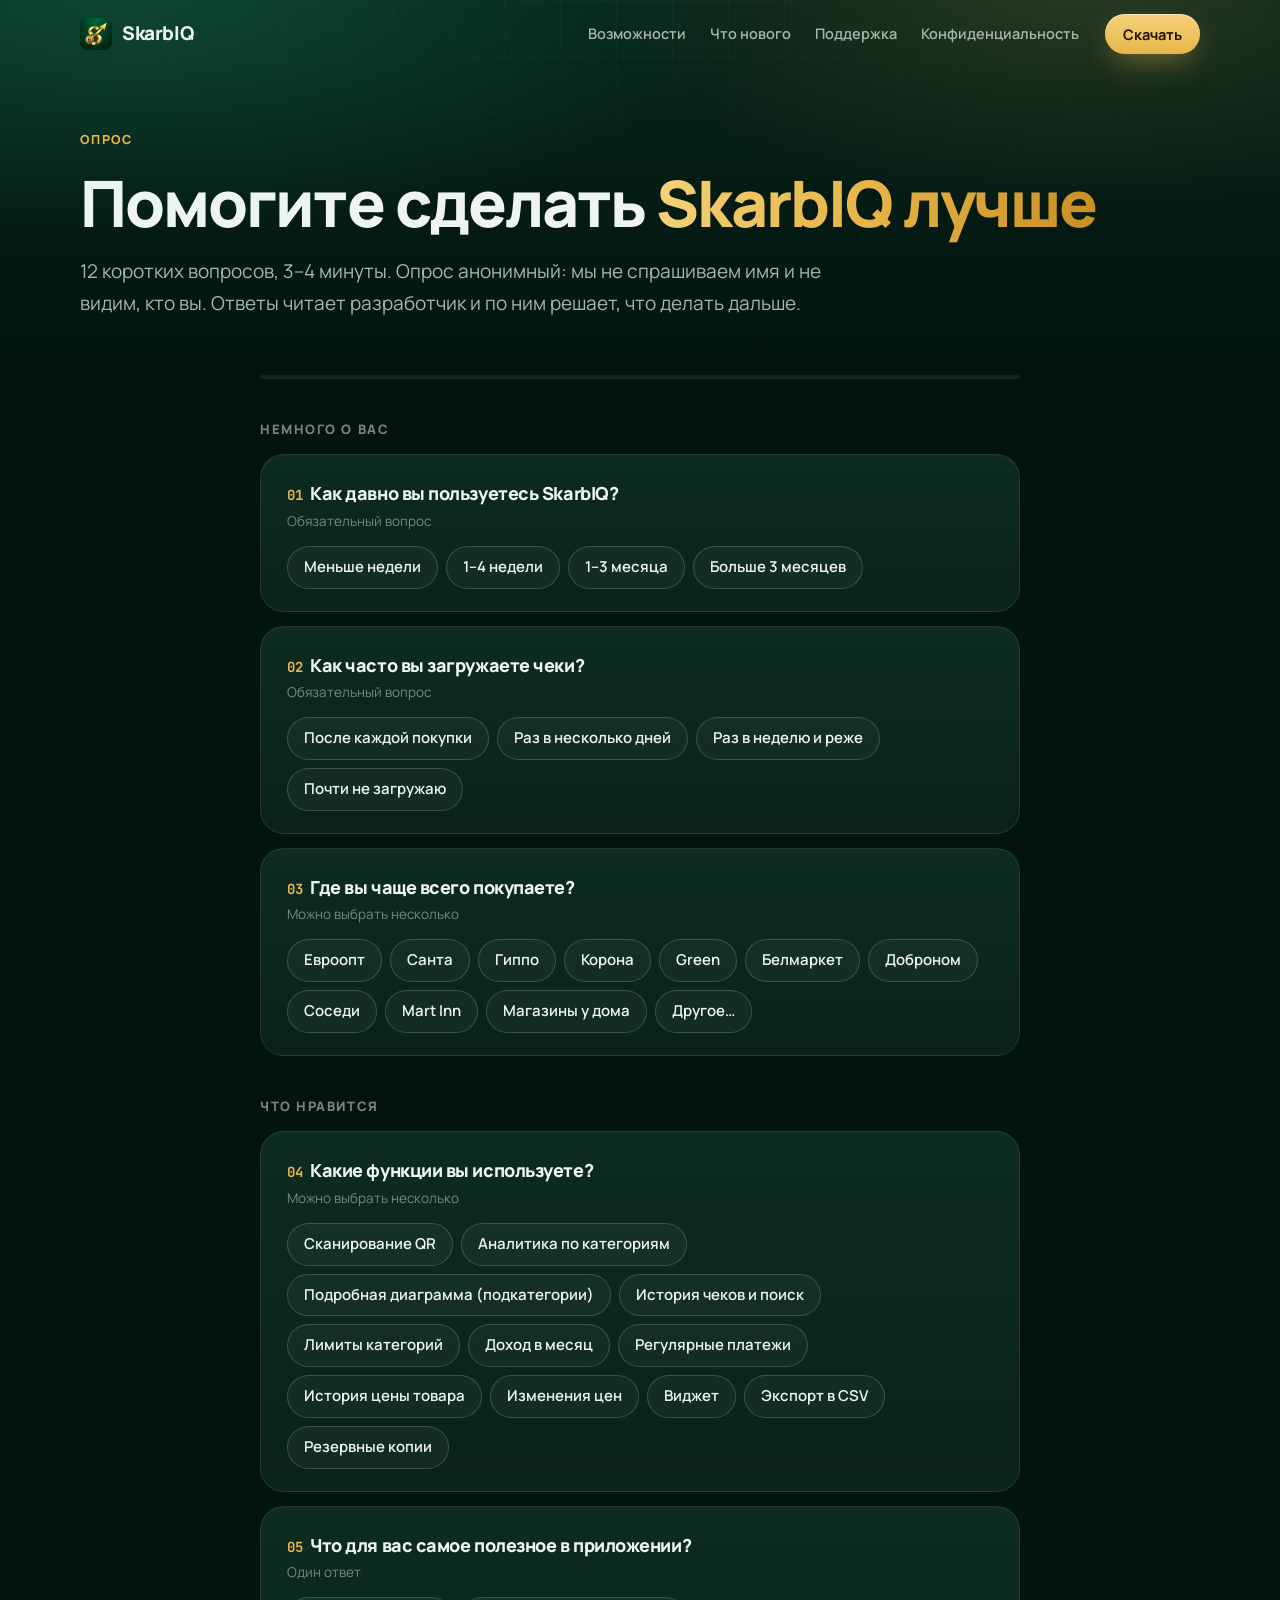
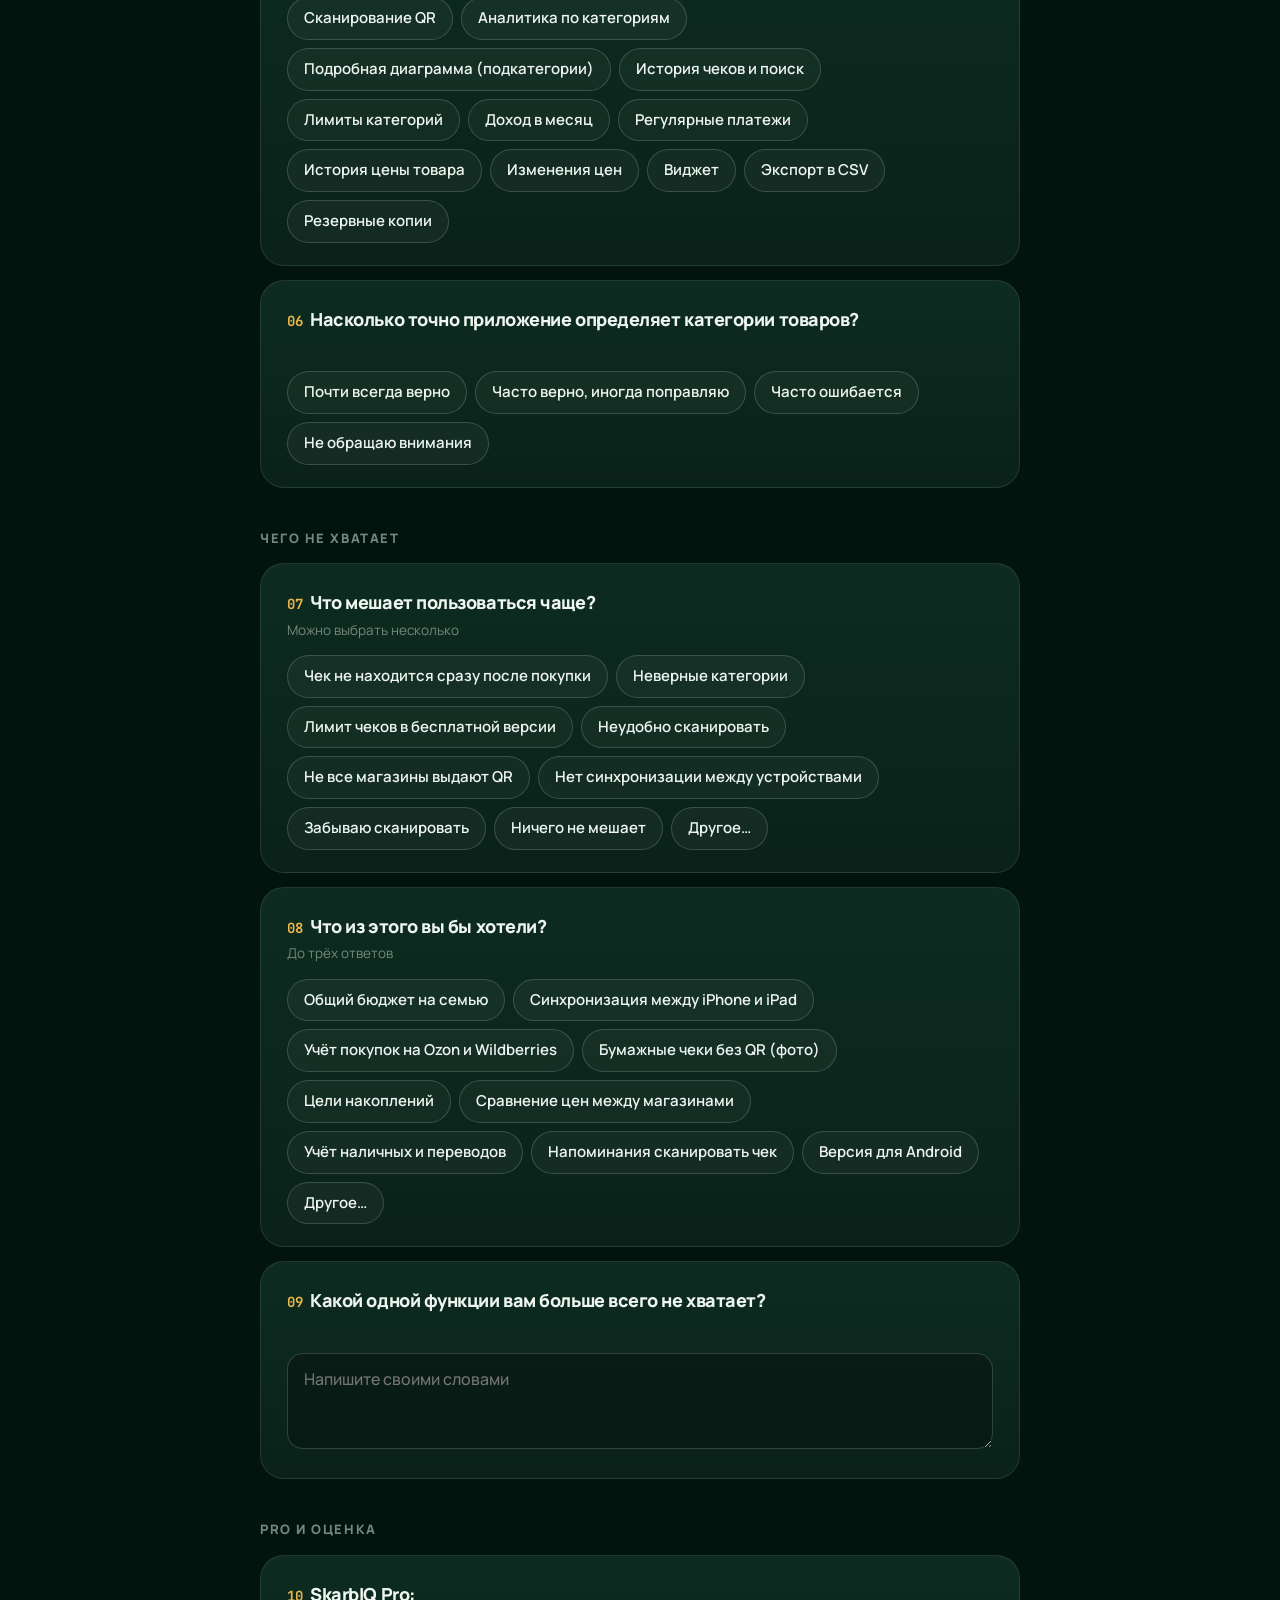
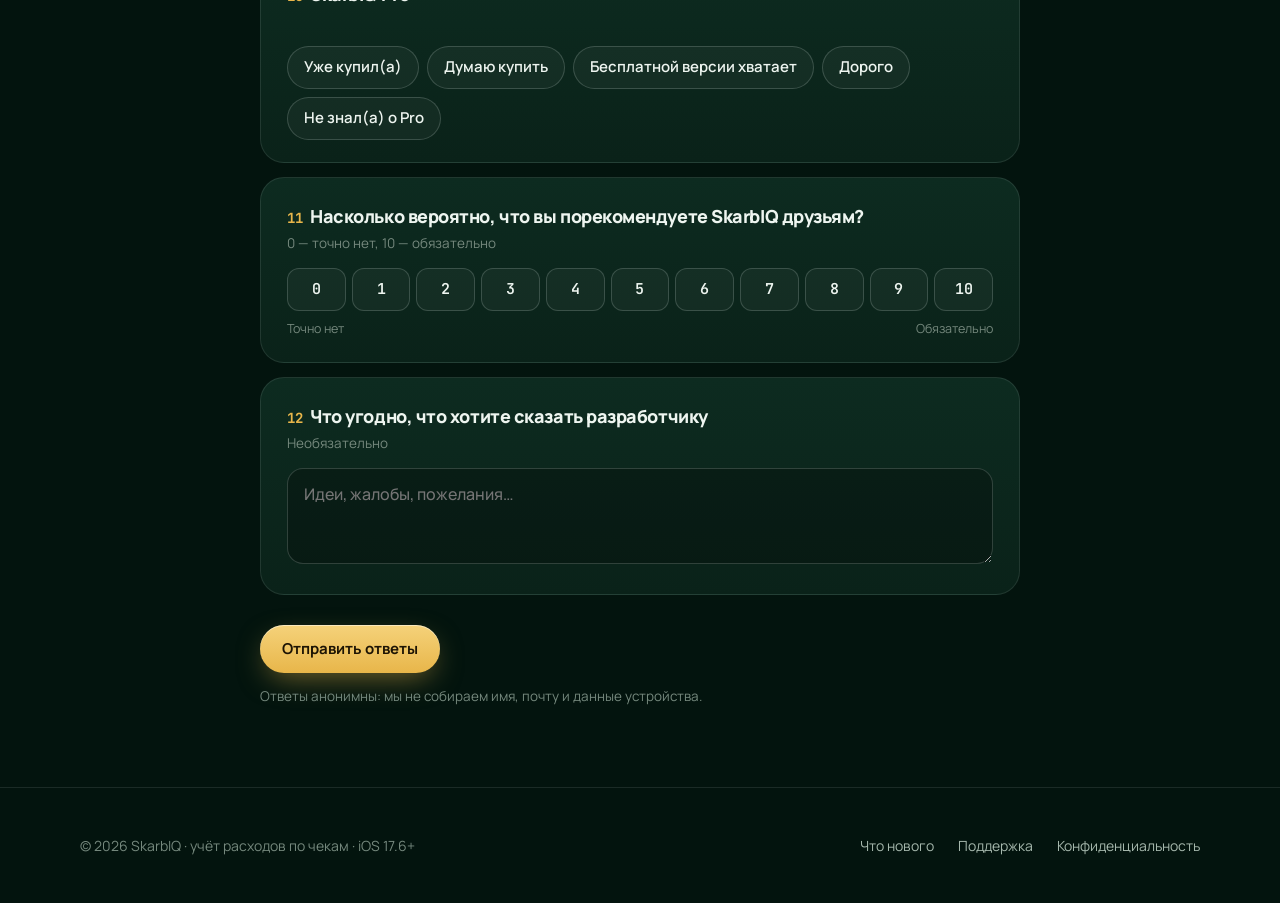
<file: survey.html>
<!doctype html>
<html lang="ru">
<head>
<meta charset="utf-8">
<meta name="viewport" content="width=device-width, initial-scale=1, viewport-fit=cover">
<title>Опрос пользователей — SkarbIQ</title>
<meta name="description" content="Анонимный опрос пользователей SkarbIQ: что нравится, чего не хватает. 3–4 минуты.">
<meta name="theme-color" content="#06231A">
<meta name="robots" content="noindex">
<link rel="icon" href="icon.png">
<link rel="apple-touch-icon" href="apple-touch-icon.png">
<link rel="preconnect" href="https://fonts.googleapis.com">
<link rel="preconnect" href="https://fonts.gstatic.com" crossorigin>
<link rel="stylesheet" href="https://fonts.googleapis.com/css2?family=Manrope:wght@400;500;600;700;800&family=JetBrains+Mono:wght@500;700&display=swap">
<link rel="stylesheet" href="site.css">
<style>
.sv{max-width:760px;margin:0 auto 80px}
.progress{position:sticky;top:calc(64px + env(safe-area-inset-top,0px));z-index:5;height:4px;border-radius:4px;background:rgba(255,255,255,.07);margin-bottom:26px;overflow:hidden}
.progress i{display:block;height:100%;width:0;background:linear-gradient(90deg,var(--mint),var(--gold));transition:width .35s}
.part{margin:40px 0 14px;font-size:13px;font-weight:800;letter-spacing:.12em;text-transform:uppercase;color:var(--faint)}
.qcard{padding:26px 26px 22px;border-radius:24px;background:linear-gradient(180deg,var(--card-2),var(--card));border:1px solid var(--line);margin-bottom:14px;transition:border-color .3s}
.qcard.err{border-color:rgba(240,138,122,.7)}
.qcard h3{font-size:18px;font-weight:800;margin:0 0 4px;line-height:1.35}
.qcard h3 .n{color:var(--gold);font:700 14px var(--mono);margin-right:8px}
.qcard .hint{color:var(--faint);font-size:13.5px;margin:0 0 14px}
.qcard .need{color:var(--coral);font-size:13px;font-weight:700;margin-top:10px;display:none}
.qcard.err .need{display:block}
.opts{display:flex;flex-wrap:wrap;gap:8px}
.opt{position:relative}
.opt input{position:absolute;opacity:0;pointer-events:none}
.opt span{display:inline-flex;align-items:center;min-height:42px;padding:8px 16px;border-radius:999px;border:1px solid var(--line-2);background:rgba(255,255,255,.04);color:var(--text);font-size:15px;font-weight:600;cursor:pointer;transition:background .2s,border-color .2s,color .2s;user-select:none}
.opt span:hover{background:rgba(255,255,255,.08)}
.opt input:checked+span{background:rgba(91,214,154,.16);border-color:var(--mint);color:#fff}
.opt input:focus-visible+span{outline:2px solid var(--gold);outline-offset:2px}
.opt input:disabled+span{opacity:.4;cursor:not-allowed}
.other{margin-top:10px;display:none}
.other.on{display:block}
textarea,.tin{width:100%;box-sizing:border-box;padding:14px 16px;border-radius:16px;border:1px solid var(--line-2);background:rgba(0,0,0,.25);color:var(--text);font:500 16px var(--font);resize:vertical}
textarea{min-height:96px}
textarea:focus,.tin:focus{outline:none;border-color:var(--gold)}
.nps{display:grid;grid-template-columns:repeat(11,minmax(0,1fr));gap:6px}
.nps .opt span{justify-content:center;width:100%;padding:8px 0;border-radius:12px;font-family:var(--mono)}
.nps-l{display:flex;justify-content:space-between;color:var(--faint);font-size:12.5px;margin-top:8px}
.submit{display:flex;flex-direction:column;align-items:flex-start;gap:12px;margin-top:30px}
.submit .note{color:var(--faint);font-size:13.5px;margin:0}
.formerr{color:var(--coral);font-weight:700;font-size:14.5px;display:none}
.done{display:none;padding:34px;border-radius:28px;background:radial-gradient(90% 140% at 0% 0%,rgba(232,182,74,.18),transparent 60%),linear-gradient(160deg,#0E3B2A,#071C15);border:1px solid var(--line-2)}
.done h2{font-size:28px;font-weight:800;margin:0 0 10px}
.done p{color:var(--muted);margin:0 0 14px}
.contactbox{margin-top:22px;padding-top:22px;border-top:1px solid var(--line)}
.contactbox h3{font-size:17px;margin:0 0 6px}
.contactbox .row{display:flex;gap:10px;flex-wrap:wrap;margin-top:12px}
.contactbox .tin{flex:1 1 260px}
.agree{display:flex;gap:10px;align-items:flex-start;color:var(--muted);font-size:14px;margin-top:12px;cursor:pointer}
.agree input{margin-top:3px;accent-color:var(--gold);width:18px;height:18px;flex:none}
.ok{color:var(--mint);font-weight:700}
.already{display:none;padding:18px 22px;border-radius:18px;border:1px dashed var(--line-2);color:var(--muted);margin-bottom:20px}
@media(max-width:560px){.qcard{padding:20px 18px 18px}.nps{grid-template-columns:repeat(6,minmax(0,1fr))}.done{padding:24px 20px}}
</style>
<script>document.documentElement.classList.add('js');</script>
</head>
<body>
<header class="nav" id="nav">
  <div class="wrap nav-in">
    <a class="logo" href="./"><img src="icon.png" alt="">SkarbIQ</a>
    <nav class="nav-links" aria-label="Разделы сайта"><a href="./#features">Возможности</a><a href="changelog.html">Что нового</a><a href="support.html">Поддержка</a><a href="privacy.html">Конфиденциальность</a></nav>
    <a class="btn btn-gold" data-download href="https://testflight.apple.com/join/r9mnDBq1">Скачать</a>
  </div>
</header>
<main>
<section class="phero">
  <div class="wrap">
    <div class="eyebrow reveal">Опрос</div>
    <h1 class="reveal" style="--d:.06s">Помогите сделать <span class="gold">SkarbIQ лучше</span></h1>
    <p class="lead reveal" style="--d:.12s">12 коротких вопросов, 3–4 минуты. Опрос анонимный: мы не спрашиваем имя и не видим, кто вы. Ответы читает разработчик и по ним решает, что делать дальше.</p>
  </div>
</section>
<div class="wrap">
  <div class="sv">
    <div class="already" id="already">Вы уже проходили этот опрос — спасибо! Если что-то изменилось, можно пройти ещё раз.</div>
    <div class="progress" aria-hidden="true"><i id="bar"></i></div>
    <form id="form" novalidate></form>
    <div class="done" id="done" role="status">
      <h2>Спасибо! 💛</h2>
      <p>Ответы отправлены. Каждый из них читаю сам — именно по ним выбираю, что делать в следующих версиях.</p>
      <div class="contactbox" id="contactbox">
        <h3>Готовы ответить на пару уточняющих вопросов?</h3>
        <p>Оставьте Telegram или почту — по желанию. Контакт сохраняется отдельно от ответов, так что ответы остаются анонимными.</p>
        <div class="row">
          <input class="tin" id="contact" type="text" inputmode="email" autocomplete="off" placeholder="@telegram или почта" maxlength="120">
          <button class="btn btn-gold" type="button" id="sendContact">Отправить</button>
        </div>
        <label class="agree"><input type="checkbox" id="agree"><span>Согласен(на), чтобы этот контакт использовали только для уточняющих вопросов по опросу. После опроса контакты удаляются.</span></label>
        <p class="formerr" id="contactErr"></p>
        <p class="ok" id="contactOk" hidden>Контакт сохранён — спасибо!</p>
      </div>
      <p style="margin-top:22px"><a class="btn btn-ghost" href="./">На главную</a></p>
    </div>
  </div>
</div>
</main>
<footer>
  <div class="wrap foot">
    <span>© 2026 SkarbIQ · учёт расходов по чекам · iOS 17.6+</span>
    <nav aria-label="Документы"><a href="changelog.html">Что нового</a><a href="support.html">Поддержка</a><a href="privacy.html">Конфиденциальность</a></nav>
  </div>
</footer>
<script>
(function(){
  // Адрес веб-приложения Google Apps Script (Развернуть → Веб-приложение → URL).
  var ENDPOINT = 'https://script.google.com/macros/s/AKfycbxVRaxOkOTkGg5-dOP__ij1jQsgCzhlZMNATd1BhDwxnQnrXXXnvSYC-YvY4I2GdG2z/exec';
  var SURVEY_ID = 'survey-2026-11';

  var FEATURES = ['Сканирование QR','Аналитика по категориям','Подробная диаграмма (подкатегории)','История чеков и поиск','Лимиты категорий','Доход в месяц','Регулярные платежи','История цены товара','Изменения цен','Виджет','Экспорт в CSV','Резервные копии'];

  var Q = [
    {part:'Немного о вас'},
    {id:'tenure', t:'Как давно вы пользуетесь SkarbIQ?', type:'one', req:true,
     o:['Меньше недели','1–4 недели','1–3 месяца','Больше 3 месяцев']},
    {id:'frequency', t:'Как часто вы загружаете чеки?', type:'one', req:true,
     o:['После каждой покупки','Раз в несколько дней','Раз в неделю и реже','Почти не загружаю']},
    {id:'stores', t:'Где вы чаще всего покупаете?', hint:'Можно выбрать несколько', type:'many', other:true,
     o:['Евроопт','Санта','Гиппо','Корона','Green','Белмаркет','Доброном','Соседи','Mart Inn','Магазины у дома']},
    {part:'Что нравится'},
    {id:'features_used', t:'Какие функции вы используете?', hint:'Можно выбрать несколько', type:'many', req:true, o:FEATURES},
    {id:'feature_best', t:'Что для вас самое полезное в приложении?', hint:'Один ответ', type:'one', o:FEATURES},
    {id:'categories', t:'Насколько точно приложение определяет категории товаров?', type:'one',
     o:['Почти всегда верно','Часто верно, иногда поправляю','Часто ошибается','Не обращаю внимания']},
    {part:'Чего не хватает'},
    {id:'blockers', t:'Что мешает пользоваться чаще?', hint:'Можно выбрать несколько', type:'many', other:true,
     o:['Чек не находится сразу после покупки','Неверные категории','Лимит чеков в бесплатной версии','Неудобно сканировать','Не все магазины выдают QR','Нет синхронизации между устройствами','Забываю сканировать','Ничего не мешает']},
    {id:'wishes', t:'Что из этого вы бы хотели?', hint:'До трёх ответов', type:'many', max:3, other:true,
     o:['Общий бюджет на семью','Синхронизация между iPhone и iPad','Учёт покупок на Ozon и Wildberries','Бумажные чеки без QR (фото)','Цели накоплений','Сравнение цен между магазинами','Учёт наличных и переводов','Напоминания сканировать чек','Версия для Android']},
    {id:'missing', t:'Какой одной функции вам больше всего не хватает?', type:'text', ph:'Напишите своими словами'},
    {part:'Pro и оценка'},
    {id:'pro', t:'SkarbIQ Pro:', type:'one',
     o:['Уже купил(а)','Думаю купить','Бесплатной версии хватает','Дорого','Не знал(а) о Pro']},
    {id:'nps', t:'Насколько вероятно, что вы порекомендуете SkarbIQ друзьям?', hint:'0 — точно нет, 10 — обязательно', type:'nps'},
    {id:'comment', t:'Что угодно, что хотите сказать разработчику', hint:'Необязательно', type:'text', ph:'Идеи, жалобы, пожелания…'}
  ];

  var form = document.getElementById('form'), num = 0, html = '';
  function esc(s){return String(s).replace(/[&<>"]/g,function(c){return {'&':'&amp;','<':'&lt;','>':'&gt;','"':'&quot;'}[c]})}
  Q.forEach(function(q){
    if (q.part){ html += '<div class="part">'+esc(q.part)+'</div>'; return; }
    num++;
    html += '<div class="qcard" role="group" aria-labelledby="h_'+q.id+'" data-q="'+q.id+'"><h3 id="h_'+q.id+'"><span class="n">'+String(num).padStart(2,'0')+'</span>'+esc(q.t)+'</h3>';
    html += '<p class="hint">'+esc(q.hint || (q.req ? 'Обязательный вопрос' : '\u00a0'))+'</p>';
    if (q.type==='one' || q.type==='many'){
      var tp = q.type==='one' ? 'radio' : 'checkbox';
      html += '<div class="opts">';
      q.o.forEach(function(o){ html += '<label class="opt"><input type="'+tp+'" name="'+q.id+'" value="'+esc(o)+'"><span>'+esc(o)+'</span></label>'; });
      if (q.other) html += '<label class="opt"><input type="'+tp+'" name="'+q.id+'" value="__other"><span>Другое…</span></label>';
      html += '</div>';
      if (q.other) html += '<div class="other"><input class="tin" type="text" name="'+q.id+'_other" maxlength="200" placeholder="Что именно?"></div>';
    } else if (q.type==='nps'){
      html += '<div class="opts nps">';
      for (var i=0;i<=10;i++) html += '<label class="opt"><input type="radio" name="'+q.id+'" value="'+i+'"><span>'+i+'</span></label>';
      html += '</div><div class="nps-l"><span>Точно нет</span><span>Обязательно</span></div>';
    } else {
      html += '<textarea name="'+q.id+'" maxlength="1500" placeholder="'+esc(q.ph||'')+'"></textarea>';
    }
    html += '<div class="need">Ответьте, пожалуйста, на этот вопрос</div></div>';
  });
  html += '<div class="submit"><button class="btn btn-gold" type="submit" id="send">Отправить ответы</button><p class="formerr" id="formErr"></p><p class="note">Ответы анонимны: мы не собираем имя, почту и данные устройства.</p></div>';
  form.innerHTML = html;

  var bar = document.getElementById('bar');
  var real = Q.filter(function(q){return !q.part});
  function value(q){
    if (q.type==='text') { var t=form.elements[q.id].value.trim(); return t; }
    var els = form.querySelectorAll('input[name="'+q.id+'"]:checked'), v=[];
    els.forEach(function(e){
      if (e.value==='__other'){ var o=form.elements[q.id+'_other'].value.trim(); v.push(o ? 'Другое: '+o : 'Другое'); }
      else v.push(e.value);
    });
    return q.type==='many' ? v.join('; ') : (v[0]||'');
  }
  function update(){
    var n=0; real.forEach(function(q){ if (value(q)) n++; });
    bar.style.width = Math.round(n/real.length*100)+'%';
  }
  form.addEventListener('change', function(e){
    var t=e.target, q=real.find(function(x){return x.id===t.name});
    if (q && q.max && t.type==='checkbox'){
      var all=form.querySelectorAll('input[name="'+q.id+'"]'), on=form.querySelectorAll('input[name="'+q.id+'"]:checked').length;
      all.forEach(function(x){ x.disabled = !x.checked && on>=q.max; });
    }
    if (q && q.other){
      var box=t.closest('.qcard').querySelector('.other'), oth=form.querySelector('input[name="'+q.id+'"][value="__other"]');
      box.classList.toggle('on', oth.checked);
    }
    if (t.closest('.qcard')) t.closest('.qcard').classList.remove('err');
    update();
  });
  form.addEventListener('input', update);

  // Откуда пришли: ссылка из приложения добавляет ?from=app&v=1.5.1
  var params = new URLSearchParams(location.search);
  var from = (params.get('from')||'site').slice(0,20), ver = (params.get('v')||'').slice(0,20);

  function store(k,v){ try{ if (v===undefined) return localStorage.getItem(k); localStorage.setItem(k,v); }catch(e){ return null; } }
  if (store(SURVEY_ID+':done')) document.getElementById('already').style.display='block';

  function post(payload){
    if (!ENDPOINT) return Promise.reject(new Error('no endpoint'));
    // text/plain — без предварительного запроса CORS; ответ не читаем (no-cors)
    return fetch(ENDPOINT, {method:'POST', mode:'no-cors', headers:{'Content-Type':'text/plain;charset=utf-8'}, body:JSON.stringify(payload)});
  }

  var sending=false;
  form.addEventListener('submit', function(e){
    e.preventDefault();
    if (sending) return;
    var firstErr=null, data={type:'answers', survey:SURVEY_ID, from:from, version:ver};
    real.forEach(function(q){
      var v=value(q); data[q.id]=v;
      var card=form.querySelector('[data-q="'+q.id+'"]');
      if (q.req && !v){ card.classList.add('err'); if(!firstErr) firstErr=card; }
    });
    var err=document.getElementById('formErr');
    if (firstErr){ err.textContent='Ответьте, пожалуйста, на отмеченные вопросы.'; err.style.display='block'; firstErr.scrollIntoView({behavior:'smooth',block:'center'}); return; }
    err.style.display='none';
    sending=true; var btn=document.getElementById('send'); btn.textContent='Отправляем…'; btn.disabled=true;
    post(data).then(function(){
      store(SURVEY_ID+':done','1');
      form.style.display='none'; document.querySelector('.progress').style.display='none'; document.getElementById('already').style.display='none';
      var d=document.getElementById('done'); d.style.display='block'; d.scrollIntoView({behavior:'smooth',block:'start'});
    }).catch(function(){
      sending=false; btn.textContent='Отправить ответы'; btn.disabled=false;
      err.textContent='Не получилось отправить. Проверьте интернет и попробуйте ещё раз.'; err.style.display='block';
    });
  });

  document.getElementById('sendContact').addEventListener('click', function(){
    var c=document.getElementById('contact').value.trim(), ce=document.getElementById('contactErr');
    if (!c){ ce.textContent='Введите Telegram или почту.'; ce.style.display='block'; return; }
    if (!document.getElementById('agree').checked){ ce.textContent='Отметьте согласие, чтобы отправить контакт.'; ce.style.display='block'; return; }
    ce.style.display='none'; this.disabled=true;
    // Отдельная запись, без ответов и без времени отправки анкеты — связать их нельзя
    post({type:'contact', survey:SURVEY_ID, contact:c}).then(function(){
      document.getElementById('contactOk').hidden=false;
      document.querySelector('.contactbox .row').style.display='none';
      document.querySelector('.contactbox .agree').style.display='none';
    }).catch(function(){
      document.getElementById('sendContact').disabled=false;
      ce.textContent='Не получилось отправить. Попробуйте ещё раз.'; ce.style.display='block';
    });
  });
  update();
})();
</script>
<script src="site.js"></script>
</body>
</html>
</file>
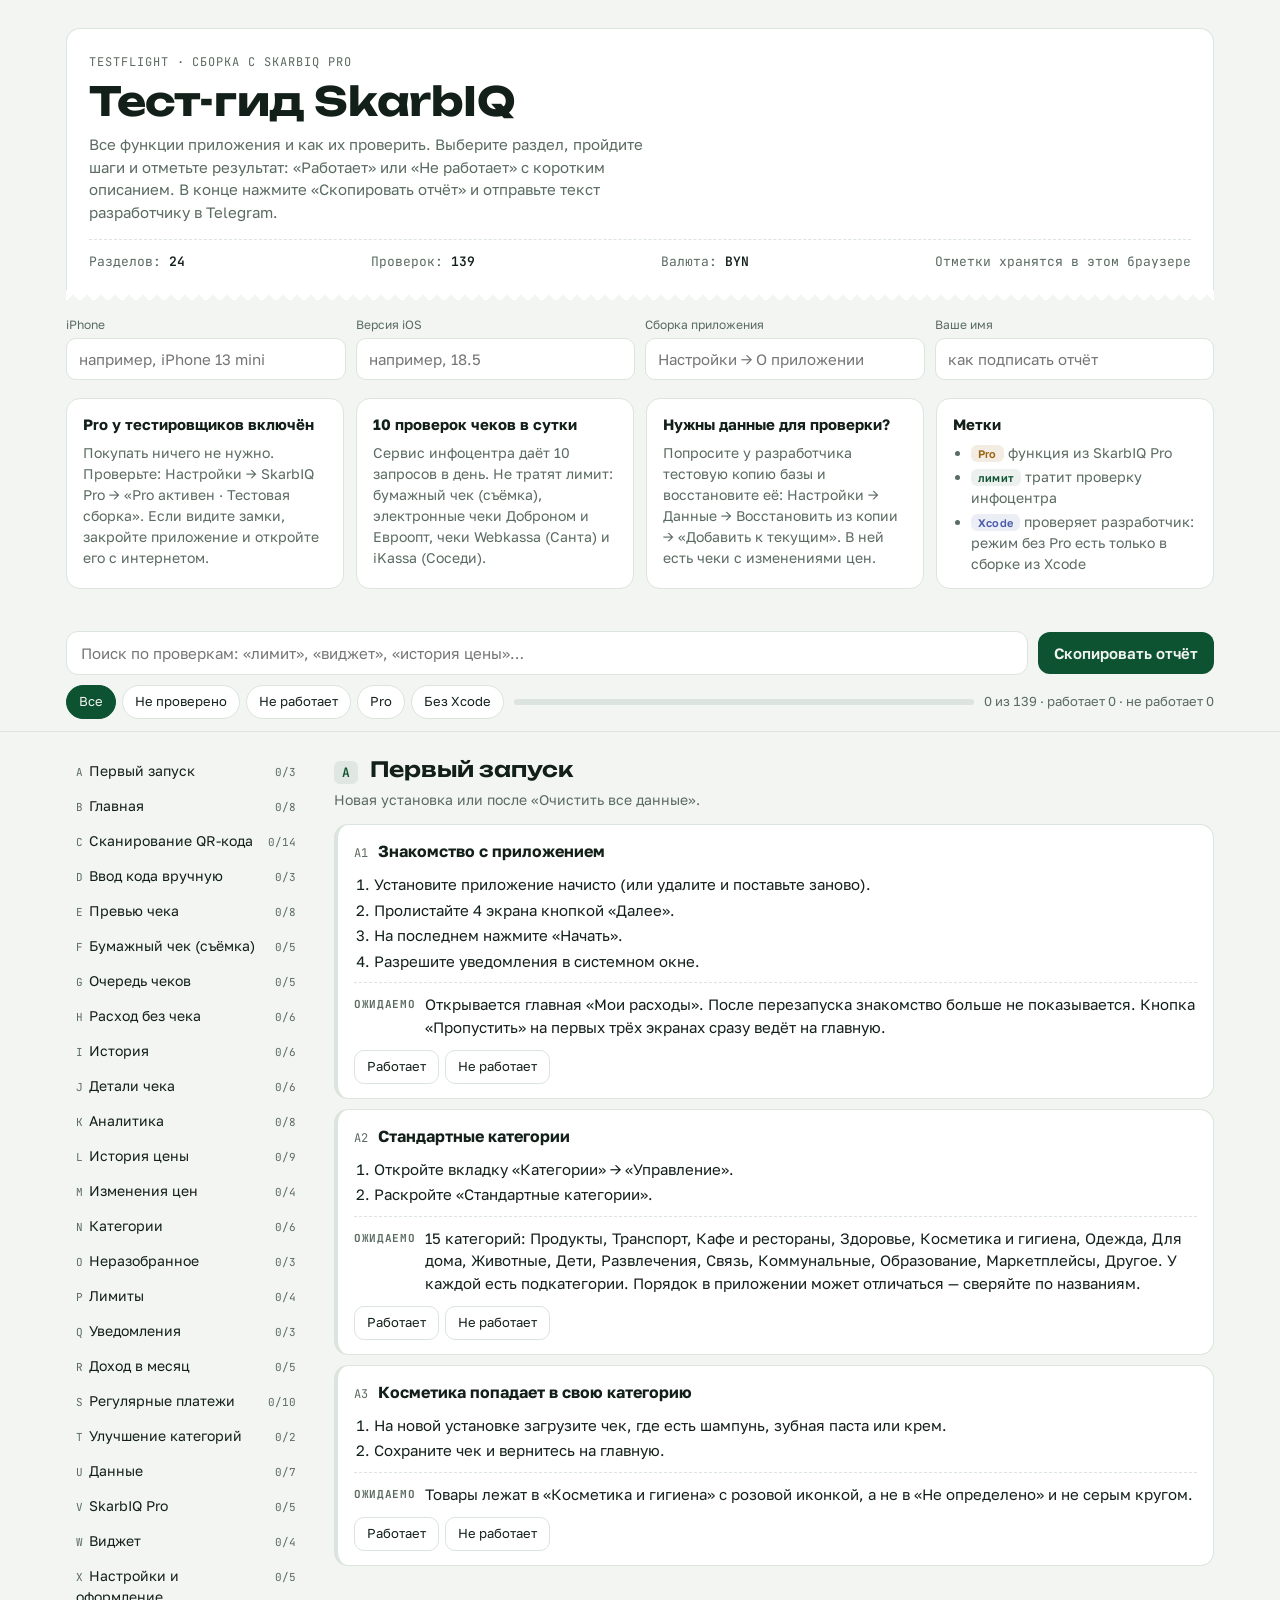
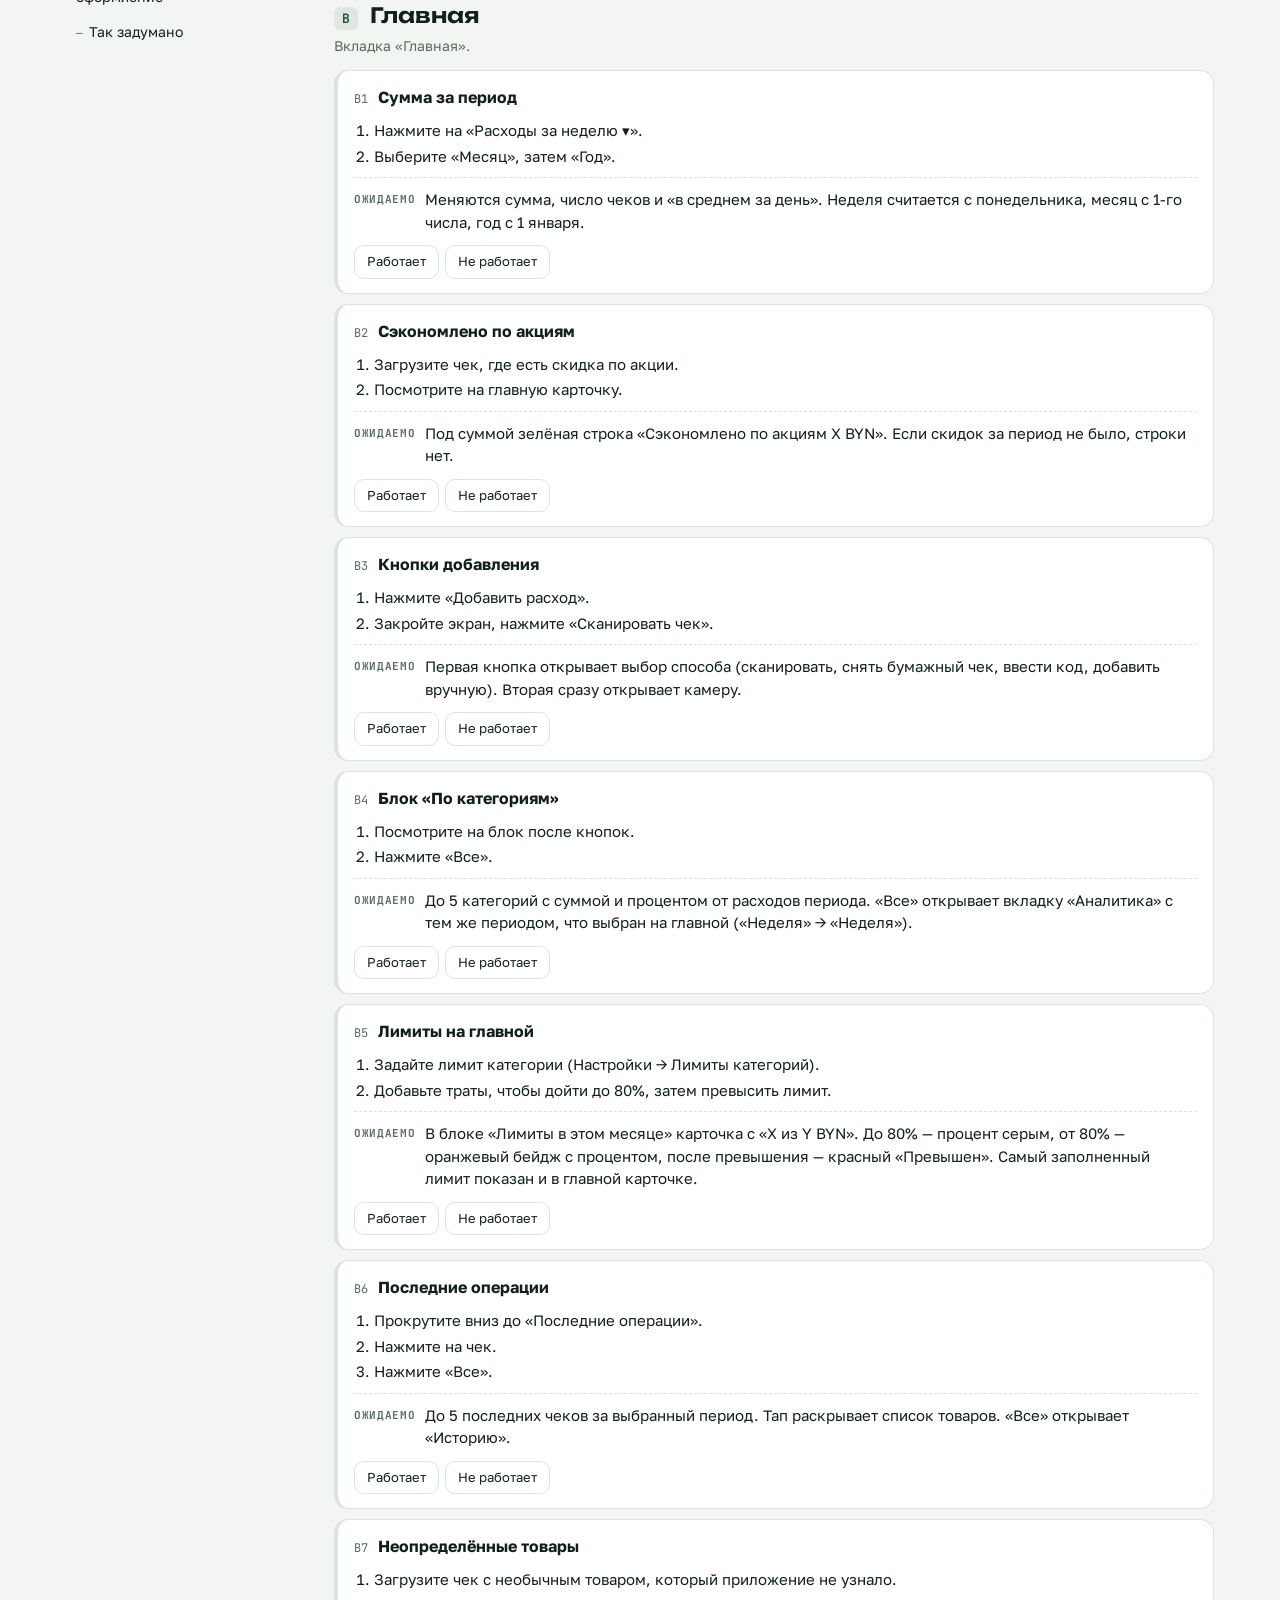
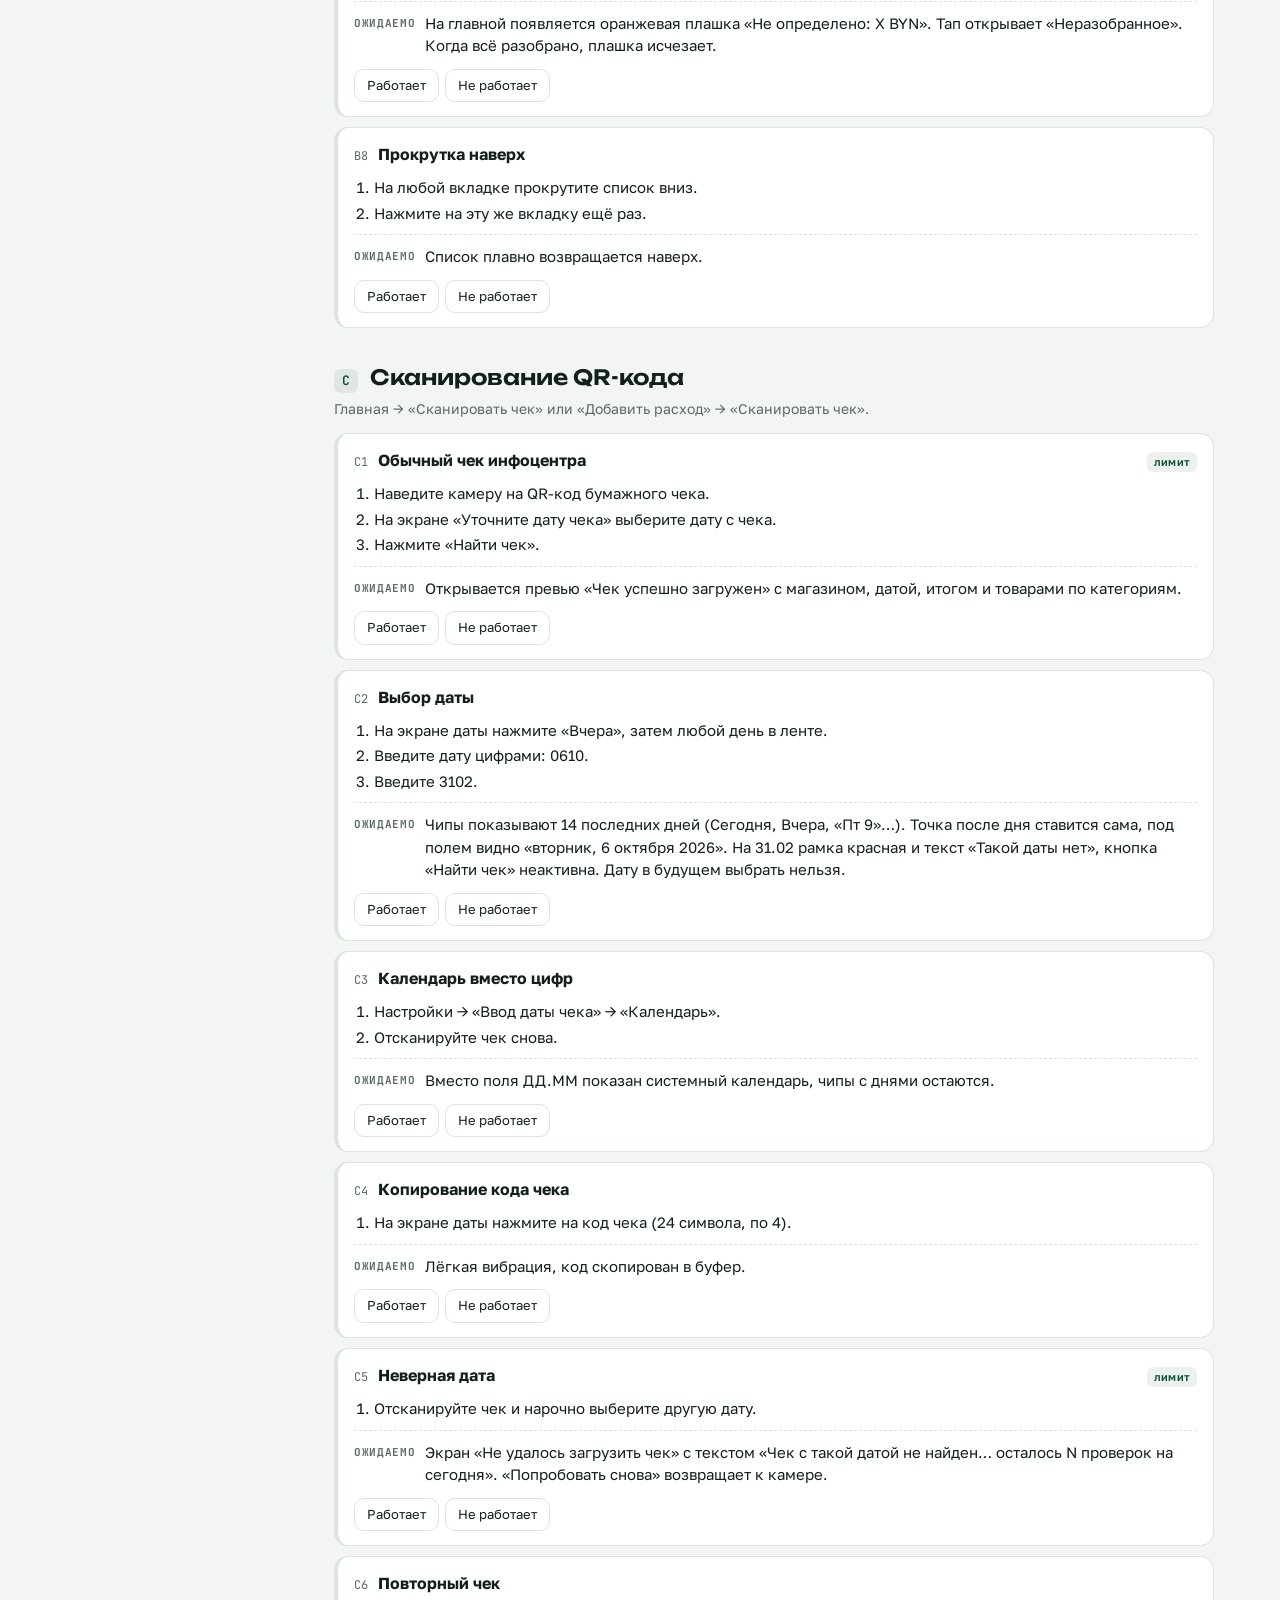
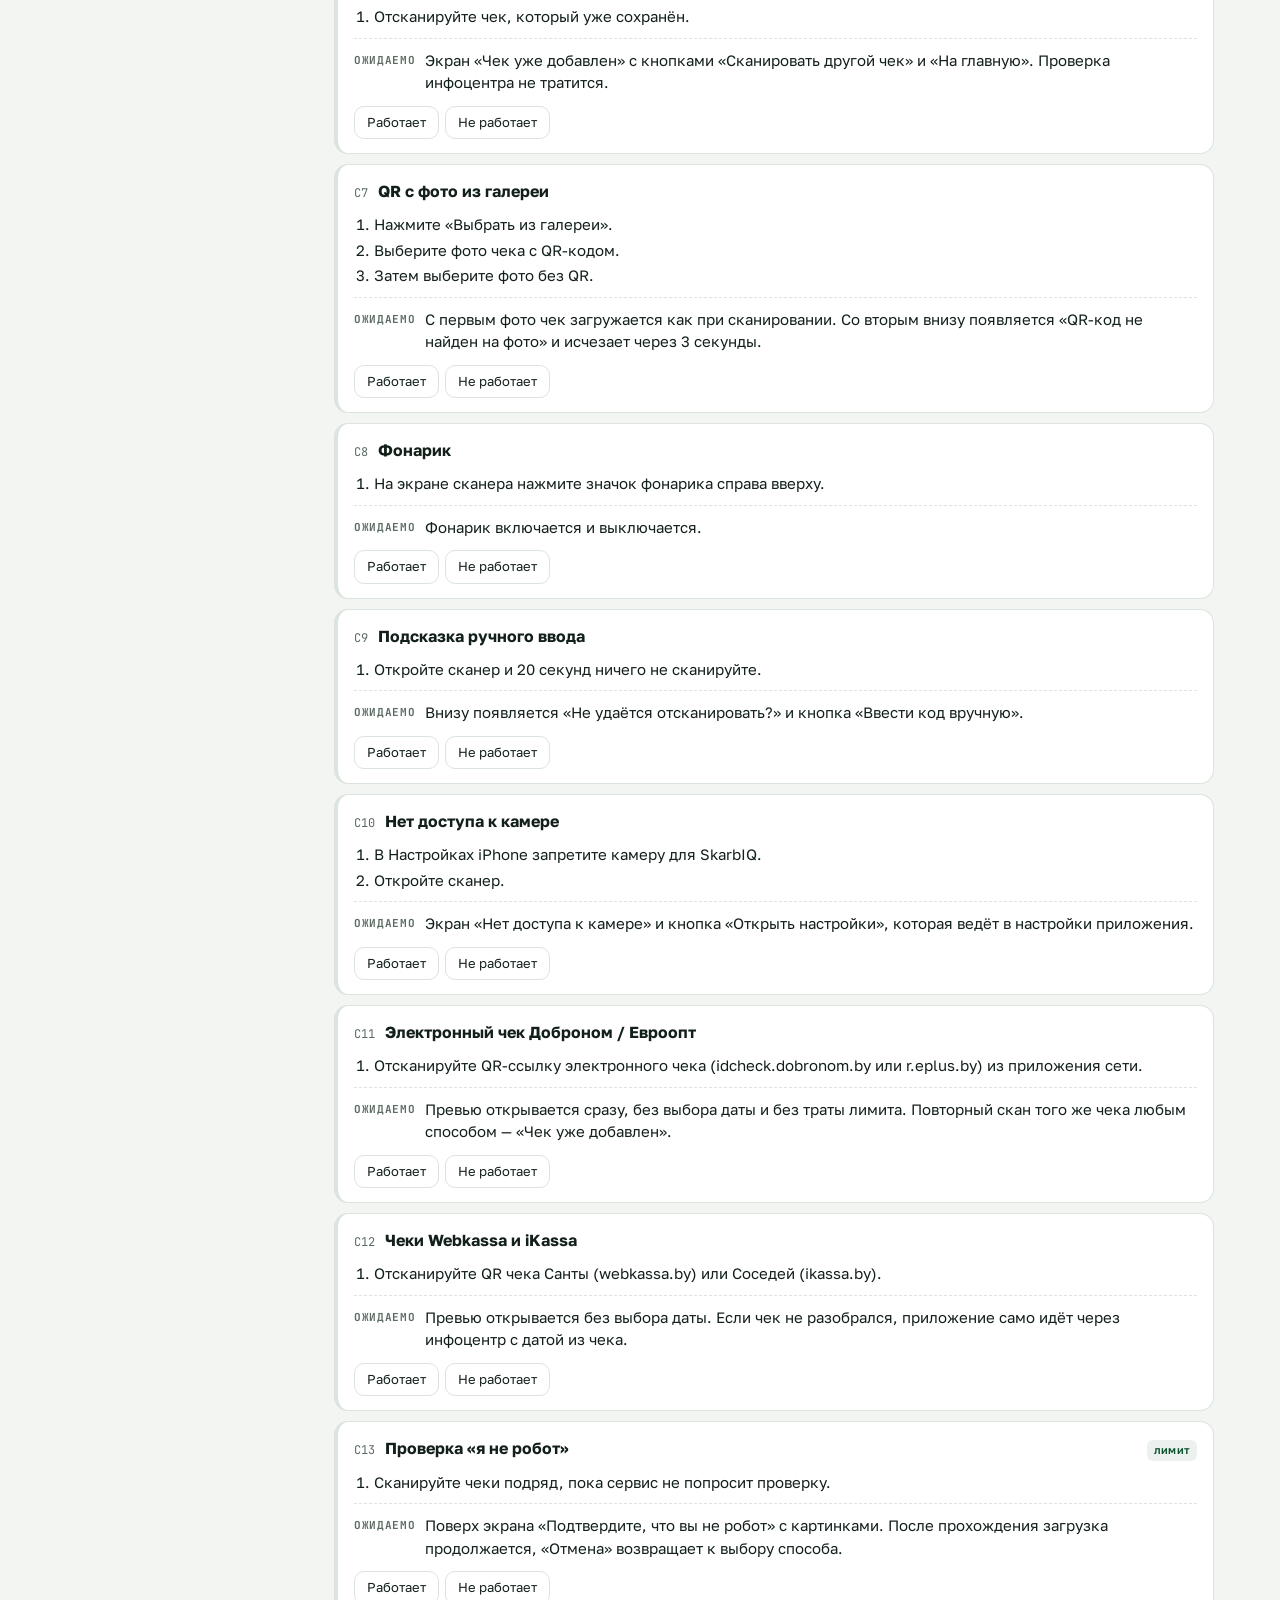
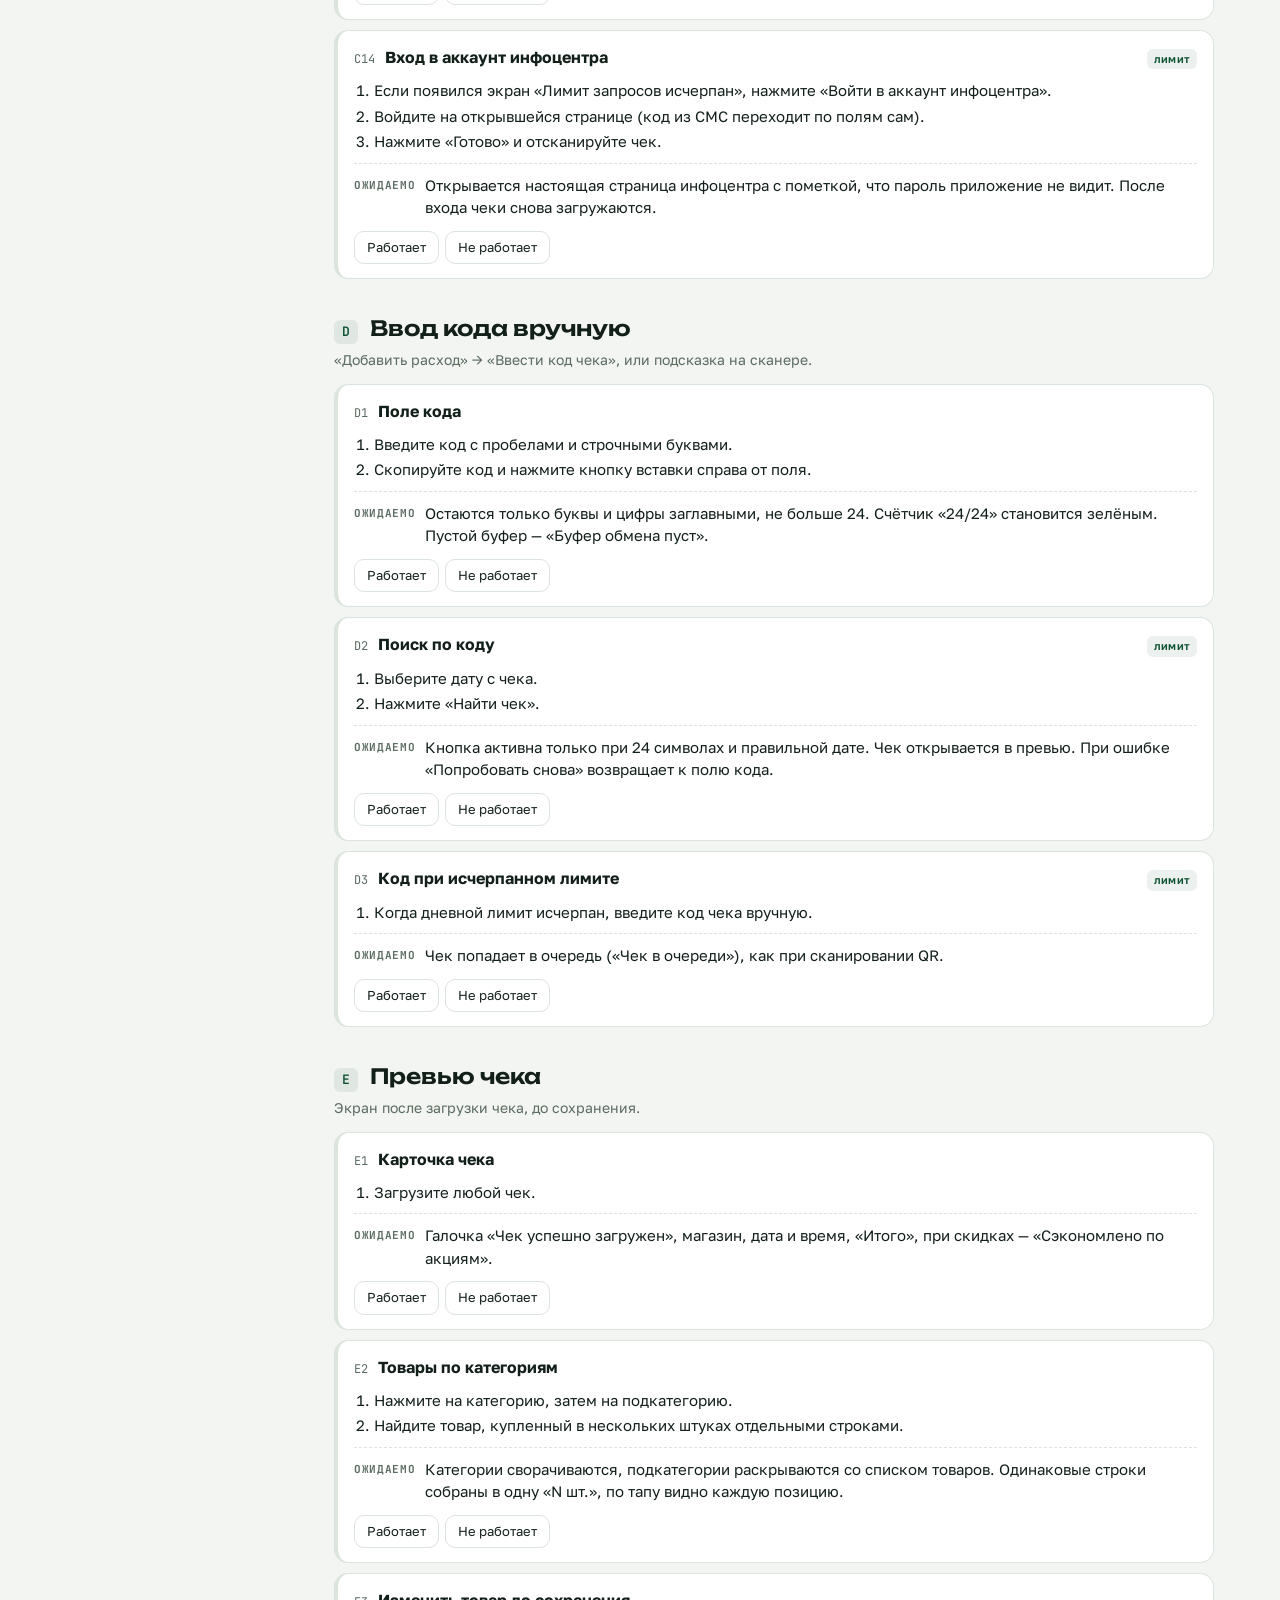
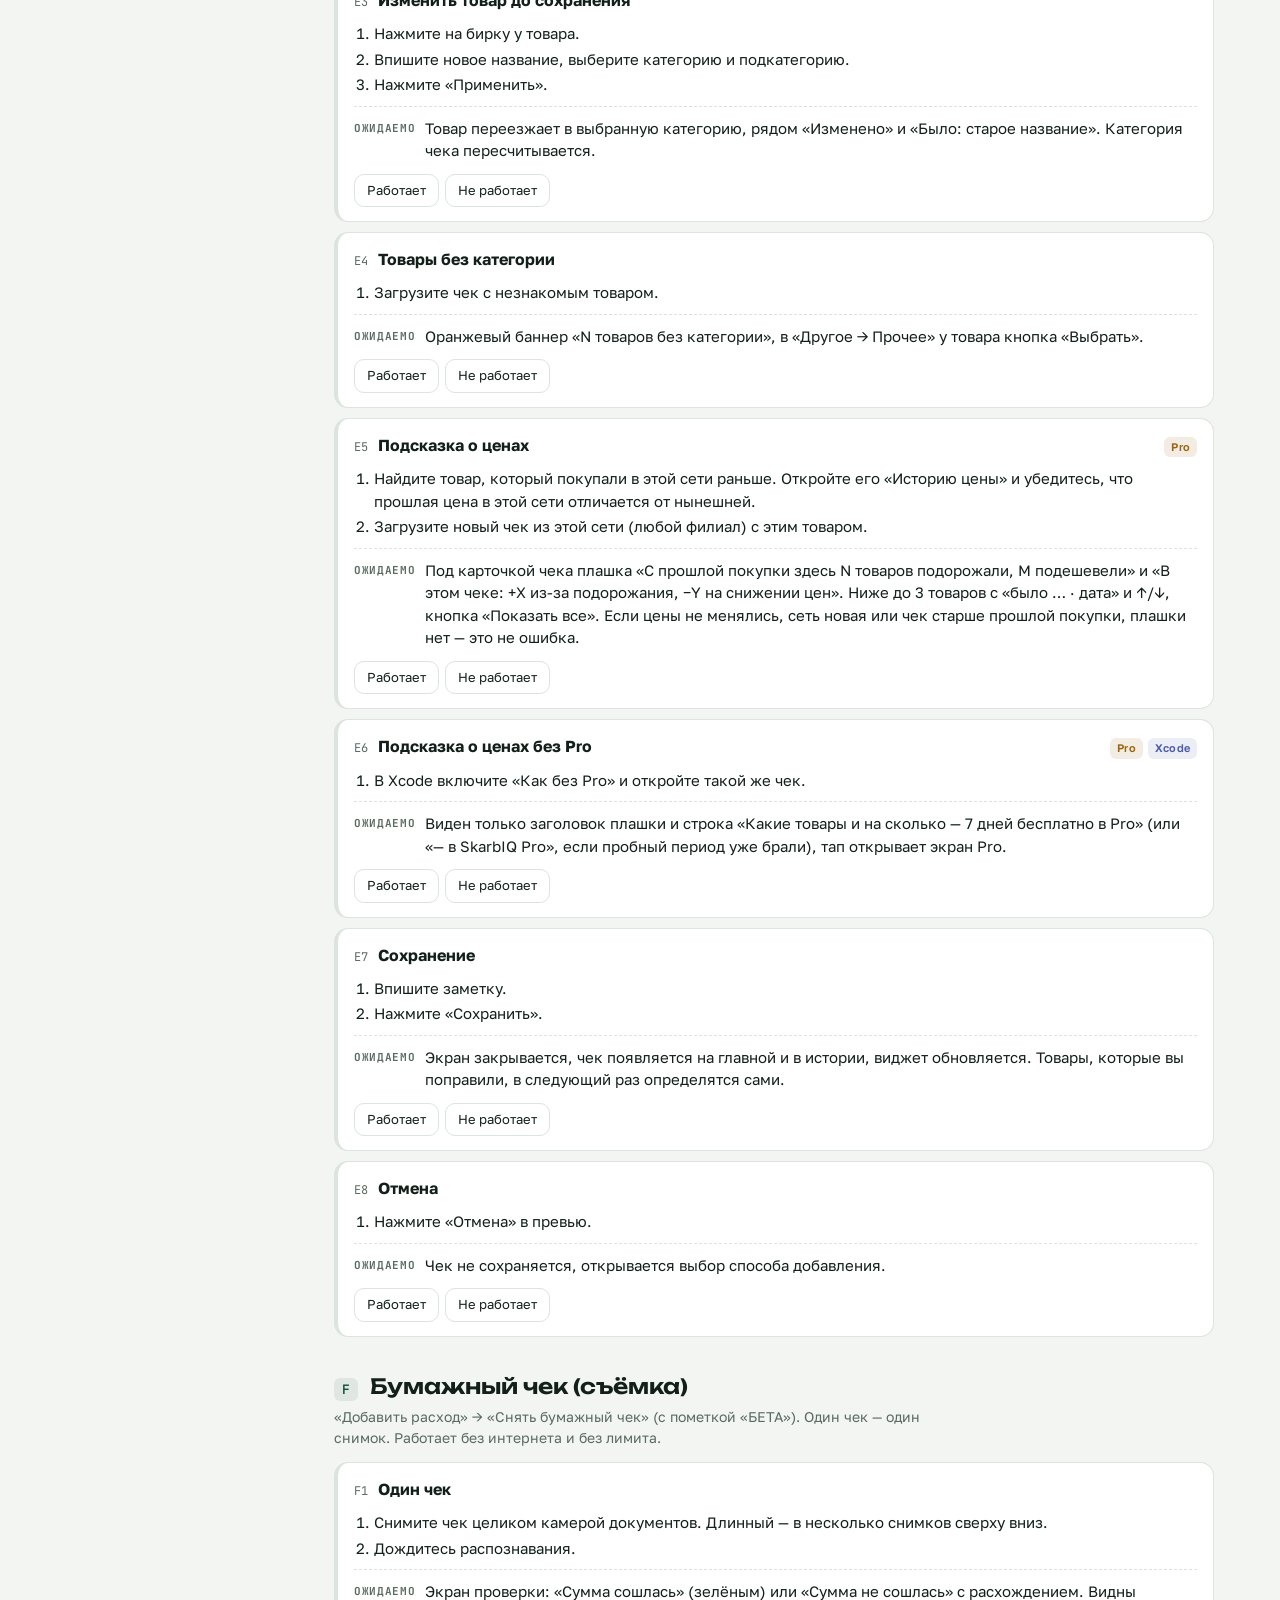
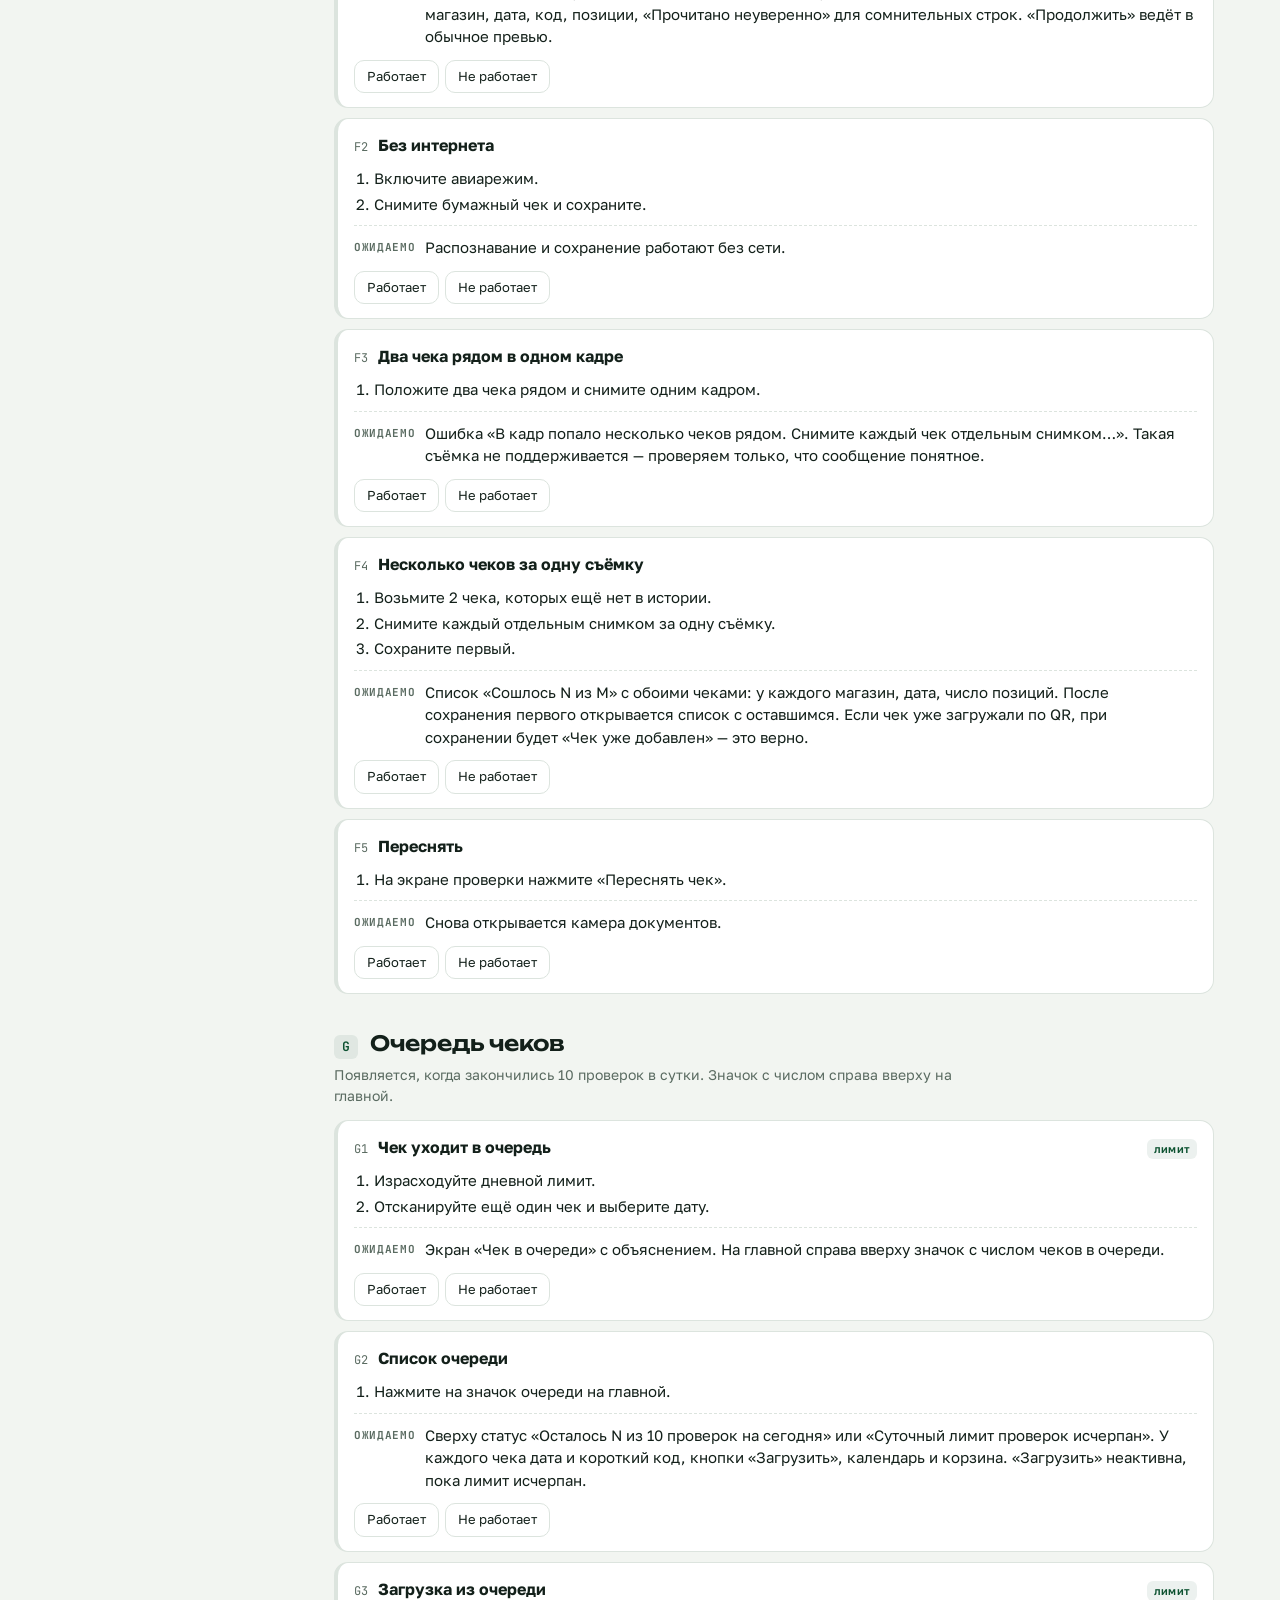
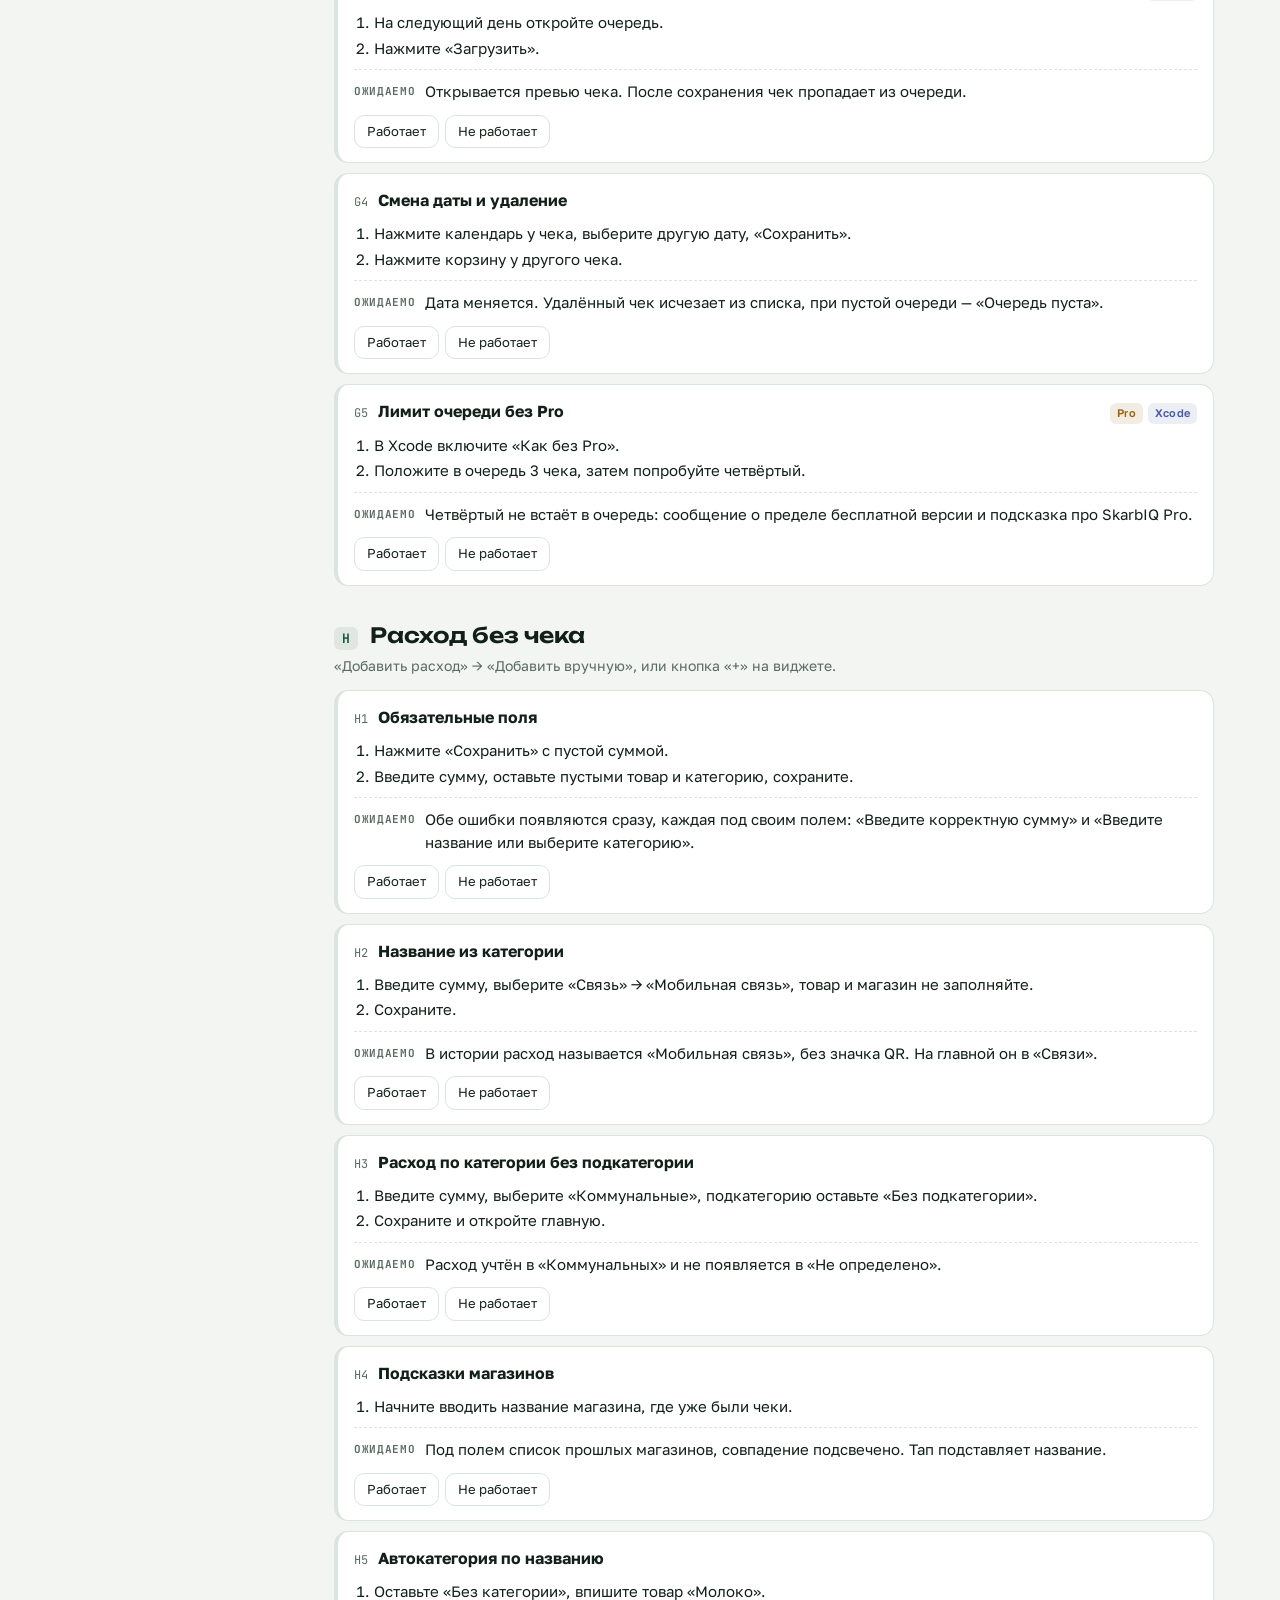
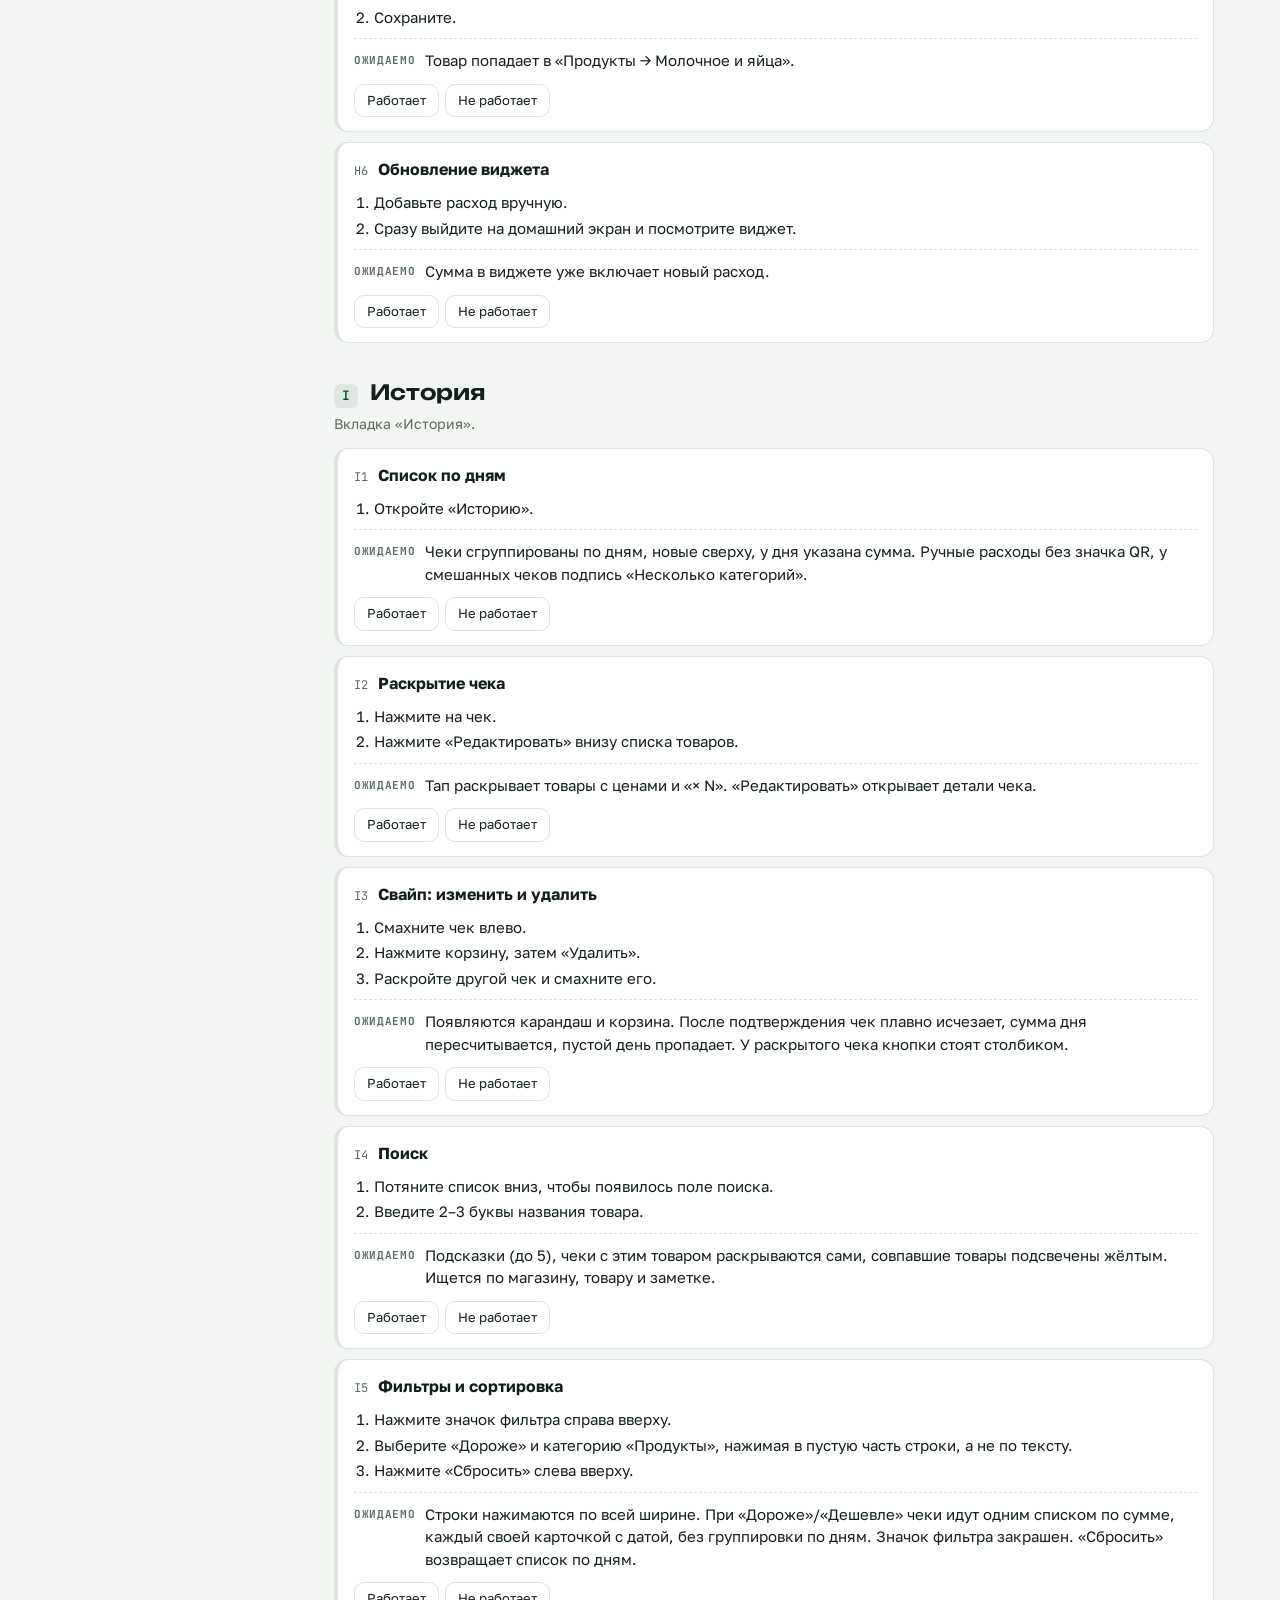
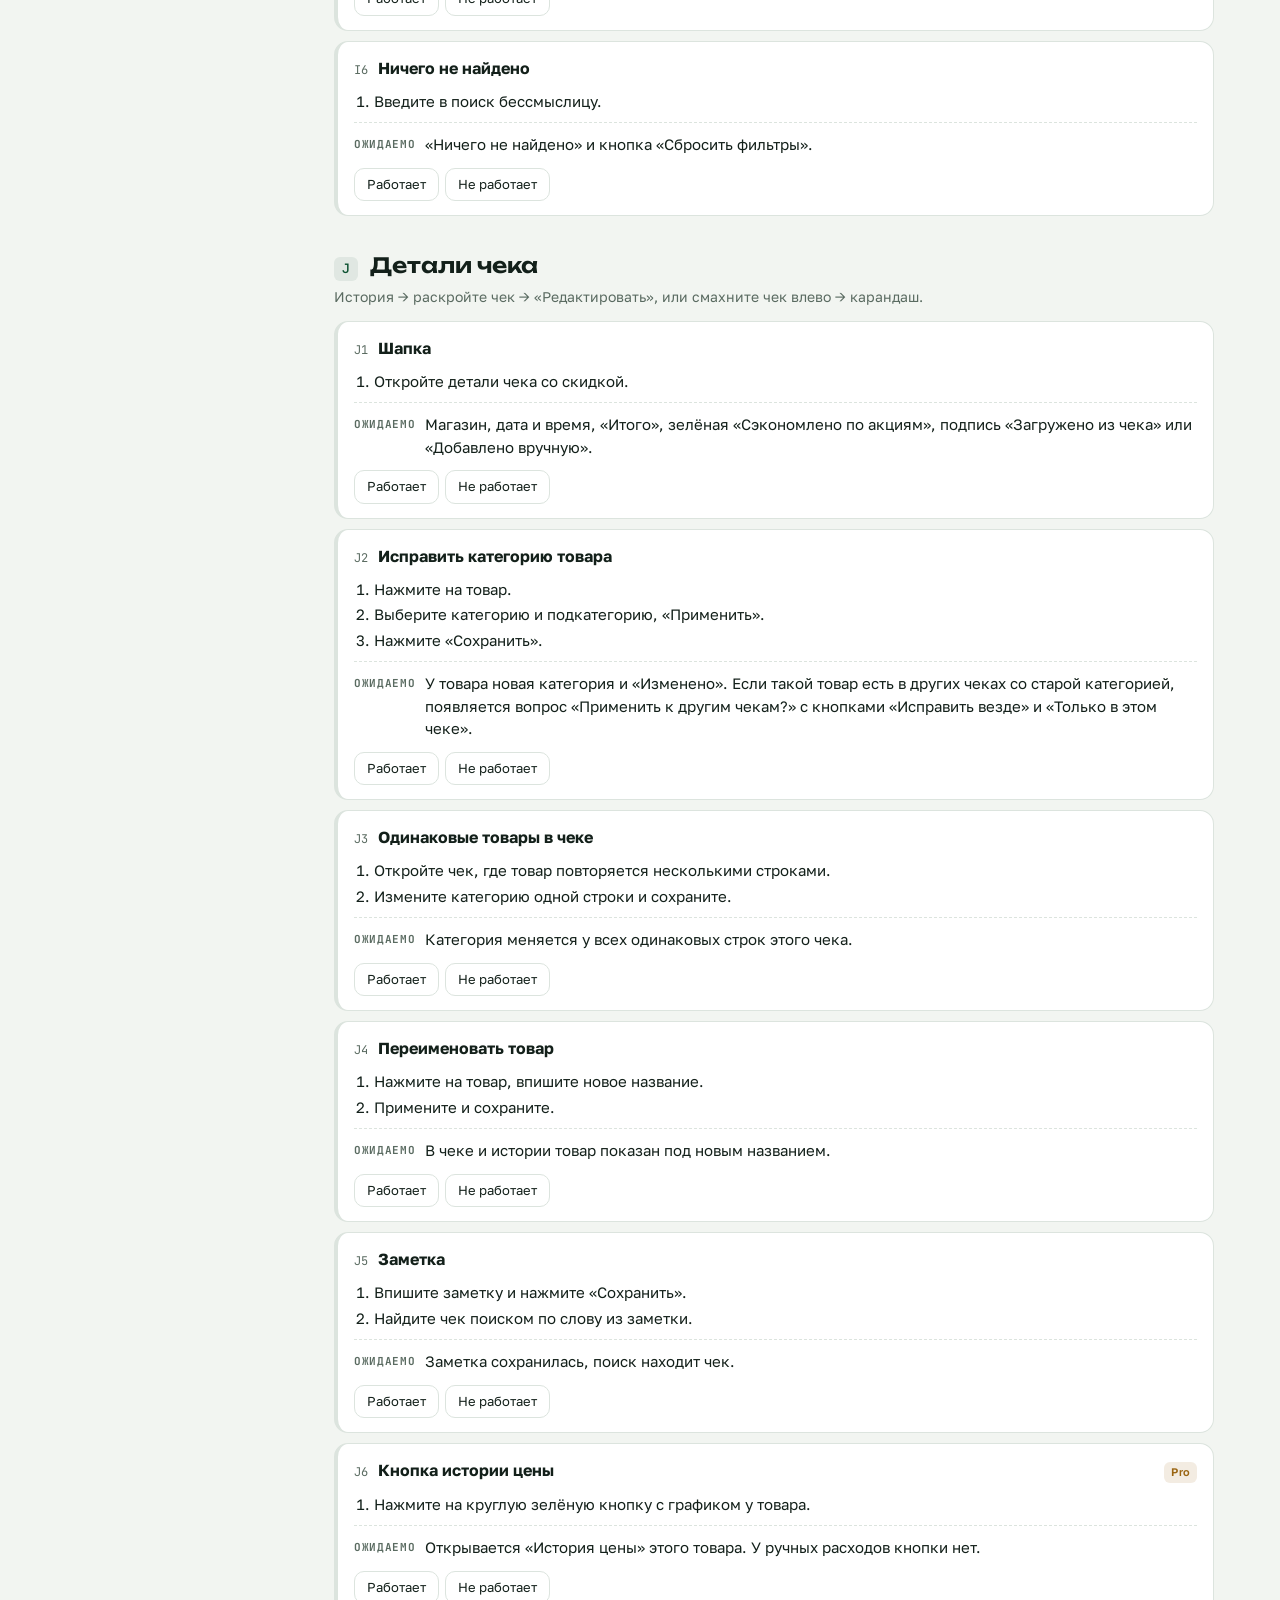
<file: test-guide.html>
<!doctype html><html><head><meta charset=utf8><meta name=viewport content="width=device-width,initial-scale=1,viewport-fit=cover"><style>:root{color-scheme:light;box-sizing:border-box;padding-top:env(safe-area-inset-top,0px);padding-bottom:env(safe-area-inset-bottom,0px)}html{scroll-padding-top:env(safe-area-inset-top,0px)}body{margin:0;padding:0;font:14px -apple-system,BlinkMacSystemFont,sans-serif;background:#fff;color:#000}img{max-width:100%}[hidden]:not([hidden=until-found i]){display:none!important}</style></head><body>
<title>Тест-гид SkarbIQ</title>
<meta name="claude:viewport-fit-sides" content="cover">
<link rel="preconnect" href="https://fonts.googleapis.com">
<link rel="preconnect" href="https://fonts.gstatic.com" crossorigin>
<link rel="stylesheet" href="https://fonts.googleapis.com/css2?family=Golos+Text:wght@400;500;600;700&family=JetBrains+Mono:wght@400;600&family=Unbounded:wght@600;700&display=swap">
<style>
/* Layout: шапка-чек → липкая панель (поиск, фильтры, отчёт) → две колонки: разделы слева, проверки справа; на телефоне разделы — лентой чипов */
:root {
  --paper: #F2F5F1;
  --card: #FFFFFF;
  --ink: #13201A;
  --muted: #5A6B61;
  --line: #DCE4DE;
  --accent: #0D5231;
  --accent-soft: rgba(13, 82, 49, 0.08);
  --ok: #217A4B;
  --ok-soft: rgba(33, 122, 75, 0.12);
  --bad: #B93A33;
  --bad-soft: rgba(185, 58, 51, 0.10);
  --pro: #9A6512;
  --pro-soft: rgba(154, 101, 18, 0.12);
  --dev: #4A5BA8;
  --dev-soft: rgba(74, 91, 168, 0.10);
  --font-display: "Unbounded", "Golos Text", system-ui, sans-serif;
  --font-body: "Golos Text", system-ui, -apple-system, "Segoe UI", sans-serif;
  --font-mono: "JetBrains Mono", ui-monospace, "SF Mono", Menlo, monospace;
}
@media (prefers-color-scheme: dark) {
  :root:not([data-theme="light"]) {
    --paper: #0D1612; --card: #16221C; --ink: #E7EFE9; --muted: #95A79C; --line: #26352D;
    --accent: #3FBE7A; --accent-soft: rgba(63, 190, 122, 0.13);
    --ok: #4CC584; --ok-soft: rgba(76, 197, 132, 0.15);
    --bad: #FF7B71; --bad-soft: rgba(255, 123, 113, 0.14);
    --pro: #E9BC4F; --pro-soft: rgba(233, 188, 79, 0.14);
    --dev: #93A4F5; --dev-soft: rgba(147, 164, 245, 0.14);
    color-scheme: dark;
  }
}
:root[data-theme="dark"] {
  --paper: #0D1612; --card: #16221C; --ink: #E7EFE9; --muted: #95A79C; --line: #26352D;
  --accent: #3FBE7A; --accent-soft: rgba(63, 190, 122, 0.13);
  --ok: #4CC584; --ok-soft: rgba(76, 197, 132, 0.15);
  --bad: #FF7B71; --bad-soft: rgba(255, 123, 113, 0.14);
  --pro: #E9BC4F; --pro-soft: rgba(233, 188, 79, 0.14);
  --dev: #93A4F5; --dev-soft: rgba(147, 164, 245, 0.14);
  color-scheme: dark;
}

* { box-sizing: border-box; }
body {
  background: var(--paper);
  color: var(--ink);
  font-family: var(--font-body);
  font-size: 15px;
  line-height: 1.5;
  -webkit-text-size-adjust: 100%;
}
body::before {
  content: ""; position: fixed; inset: 0 0 auto; height: env(safe-area-inset-top, 0px);
  z-index: 10; background: var(--paper);
}
a { color: var(--accent); }
button, input, textarea { font: inherit; color: inherit; }
:focus-visible { outline: 2px solid var(--accent); outline-offset: 2px; }

.wrap {
  max-width: 1180px;
  margin: 0 auto;
  padding-left: max(16px, env(safe-area-inset-left, 0px));
  padding-right: max(16px, env(safe-area-inset-right, 0px));
}

/* Шапка в духе кассового чека */
.masthead { padding-block: 28px 8px; }
.slip {
  background: var(--card);
  border: 1px solid var(--line);
  border-bottom: none;
  border-radius: 14px 14px 0 0;
  padding: 24px 22px 18px;
  position: relative;
}
.slip::after {
  content: "";
  position: absolute; left: -1px; right: -1px; bottom: -10px; height: 10px;
  background:
    linear-gradient(135deg, var(--card) 50%, transparent 50%) 0 0 / 14px 10px repeat-x,
    linear-gradient(225deg, var(--card) 50%, transparent 50%) 0 0 / 14px 10px repeat-x;
}
.eyebrow {
  font-family: var(--font-mono); font-size: 12px; letter-spacing: 0.08em;
  text-transform: uppercase; color: var(--muted);
}
h1 {
  font-family: var(--font-display); font-weight: 700;
  font-size: clamp(26px, 5vw, 40px); line-height: 1.1; margin: 8px 0 10px;
  text-wrap: balance; letter-spacing: -0.01em;
}
.lede { color: var(--muted); max-width: 64ch; margin: 0; }
.receipt-line {
  display: flex; justify-content: space-between; gap: 12px;
  font-family: var(--font-mono); font-size: 13px; color: var(--muted);
  border-top: 1px dashed var(--line); margin-top: 16px; padding-top: 12px; flex-wrap: wrap;
}
.receipt-line strong { color: var(--ink); font-weight: 600; }

.device {
  margin-top: 26px;
  display: grid; gap: 10px;
  grid-template-columns: repeat(auto-fit, minmax(180px, 1fr));
}
.field { display: flex; flex-direction: column; gap: 4px; min-width: 0; }
.field label { font-size: 12px; color: var(--muted); }
.field input {
  background: var(--card); border: 1px solid var(--line); border-radius: 10px;
  padding: 9px 12px; min-width: 0; width: 100%;
}

/* Перед началом */
.intro {
  display: grid; gap: 12px; margin-top: 18px;
  grid-template-columns: repeat(auto-fit, minmax(260px, 1fr));
}
.note-card {
  background: var(--card); border: 1px solid var(--line); border-radius: 14px;
  padding: 14px 16px; min-width: 0;
}
.note-card h3 { margin: 0 0 6px; font-size: 15px; }
.note-card p, .note-card ul { margin: 0; color: var(--muted); font-size: 14px; }
.note-card ul { padding-left: 18px; }
.note-card li + li { margin-top: 3px; }
.mono { font-family: var(--font-mono); font-size: 0.92em; }

/* Липкая панель */
.toolbar {
  position: sticky; top: env(safe-area-inset-top, 0px); z-index: 5;
  background: var(--paper);
  border-bottom: 1px solid var(--line);
  margin-top: 22px;
}
.toolbar .wrap { padding-block: 12px; display: flex; flex-direction: column; gap: 10px; }
.toolrow { display: flex; gap: 10px; align-items: center; flex-wrap: wrap; }
.search {
  flex: 1 1 260px; min-width: 0;
  background: var(--card); border: 1px solid var(--line); border-radius: 12px;
  padding: 10px 14px;
}
.chips { display: flex; gap: 6px; flex-wrap: wrap; }
.chip {
  border: 1px solid var(--line); background: var(--card); border-radius: 999px;
  padding: 6px 12px; font-size: 13px; cursor: pointer; white-space: nowrap;
}
.chip[aria-pressed="true"] { background: var(--accent); color: var(--paper); border-color: var(--accent); }
.btn {
  border: none; border-radius: 12px; padding: 10px 16px; cursor: pointer;
  background: var(--accent); color: var(--paper); font-weight: 600; white-space: nowrap;
}
.btn.ghost { background: transparent; color: var(--muted); border: 1px solid var(--line); font-weight: 500; }
.progress { display: flex; align-items: center; gap: 10px; font-size: 13px; color: var(--muted); }
.bar { flex: 1; height: 6px; border-radius: 999px; background: var(--line); overflow: hidden; display: flex; min-width: 80px; }
.bar span { display: block; height: 100%; }
.bar .ok { background: var(--ok); }
.bar .bad { background: var(--bad); }
.tally { font-variant-numeric: tabular-nums; white-space: nowrap; }

/* Колонки */
.layout {
  display: grid; gap: 28px; padding-block: 22px 60px;
  grid-template-columns: 240px minmax(0, 1fr);
  align-items: start;
}
.nav { position: sticky; top: calc(env(safe-area-inset-top, 0px) + 150px); display: flex; flex-direction: column; gap: 2px; }
.nav a {
  display: flex; justify-content: space-between; gap: 8px; align-items: baseline;
  padding: 6px 10px; border-radius: 8px; text-decoration: none; color: var(--ink); font-size: 14px;
}
.nav a:hover { background: var(--accent-soft); }
.nav .code { font-family: var(--font-mono); font-size: 11px; color: var(--muted); margin-right: 6px; }
.nav .count { font-family: var(--font-mono); font-size: 11px; color: var(--muted); font-variant-numeric: tabular-nums; }
.nav .count.done { color: var(--ok); }
.nav .count.fail { color: var(--bad); }

section.area { margin-bottom: 34px; scroll-margin-top: 170px; }
.area-head { display: flex; align-items: baseline; gap: 12px; margin-bottom: 4px; flex-wrap: wrap; }
.area-code {
  font-family: var(--font-mono); font-weight: 600; font-size: 13px;
  color: var(--accent); background: var(--accent-soft); border-radius: 6px; padding: 2px 8px;
}
h2 { font-family: var(--font-display); font-weight: 600; font-size: 21px; margin: 0; text-wrap: balance; }
.area-where { color: var(--muted); font-size: 14px; margin: 2px 0 14px; max-width: 70ch; }

.case {
  background: var(--card); border: 1px solid var(--line); border-radius: 14px;
  padding: 14px 16px; margin-bottom: 10px; min-width: 0;
  border-left-width: 4px;
}
.case.is-ok { border-left-color: var(--ok); }
.case.is-bad { border-left-color: var(--bad); }
.case-top { display: flex; gap: 10px; align-items: baseline; flex-wrap: wrap; }
.case-id { font-family: var(--font-mono); font-size: 12px; color: var(--muted); }
.case h3 { font-size: 16px; margin: 0; flex: 1 1 220px; min-width: 0; }
.tags { display: flex; gap: 5px; flex-wrap: wrap; }
.tag {
  font-size: 11px; font-weight: 600; letter-spacing: 0.02em; border-radius: 6px; padding: 2px 7px;
  background: var(--accent-soft); color: var(--accent); white-space: nowrap;
}
.tag.pro { background: var(--pro-soft); color: var(--pro); }
.tag.dev { background: var(--dev-soft); color: var(--dev); }
.case ol { margin: 10px 0 0; padding-left: 20px; }
.case ol li { margin-top: 3px; }
.expect {
  margin-top: 10px; padding-top: 10px; border-top: 1px dashed var(--line);
  display: grid; grid-template-columns: auto 1fr; gap: 4px 10px;
}
.expect b { font-family: var(--font-mono); font-size: 11px; letter-spacing: 0.06em; text-transform: uppercase; color: var(--muted); padding-top: 3px; }
.expect div { min-width: 0; }
.status { display: flex; gap: 6px; margin-top: 12px; flex-wrap: wrap; align-items: center; }
.sbtn {
  border: 1px solid var(--line); background: transparent; border-radius: 10px;
  padding: 6px 12px; cursor: pointer; font-size: 13px;
}
.sbtn.ok[aria-pressed="true"] { background: var(--ok-soft); border-color: var(--ok); color: var(--ok); font-weight: 600; }
.sbtn.bad[aria-pressed="true"] { background: var(--bad-soft); border-color: var(--bad); color: var(--bad); font-weight: 600; }
.case textarea {
  width: 100%; margin-top: 8px; min-height: 44px; resize: vertical;
  background: var(--paper); border: 1px solid var(--line); border-radius: 10px; padding: 8px 10px; font-size: 14px;
}
.limits { background: var(--card); border: 1px solid var(--line); border-radius: 14px; padding: 16px 18px; }
.limits ul { margin: 0; padding-left: 18px; color: var(--muted); }
.limits li + li { margin-top: 4px; }
.empty { color: var(--muted); padding: 30px 0; text-align: center; }

.sheet {
  position: fixed; inset: auto 0 0 0; z-index: 20;
  background: var(--card); border-top: 1px solid var(--line);
  padding: 16px max(16px, env(safe-area-inset-right, 0px)) calc(16px + env(safe-area-inset-bottom, 0px)) max(16px, env(safe-area-inset-left, 0px));
  box-shadow: 0 -10px 30px rgba(0, 0, 0, 0.12);
}
.sheet .inner { max-width: 760px; margin: 0 auto; display: flex; flex-direction: column; gap: 10px; }
.sheet textarea { width: 100%; height: 180px; font-family: var(--font-mono); font-size: 12px; background: var(--paper); border: 1px solid var(--line); border-radius: 10px; padding: 10px; }
.sheet .row { display: flex; gap: 8px; justify-content: flex-end; flex-wrap: wrap; align-items: center; }
.sheet .msg { margin-right: auto; color: var(--muted); font-size: 13px; }
.confirm { display: flex; gap: 8px; align-items: center; flex-wrap: wrap; font-size: 13px; color: var(--muted); }

@media (max-width: 900px) {
  .layout { grid-template-columns: minmax(0, 1fr); gap: 10px; }
  .nav {
    position: static; flex-direction: row; overflow-x: auto; gap: 6px; padding-bottom: 6px;
    scrollbar-width: none;
  }
  .nav a { border: 1px solid var(--line); background: var(--card); white-space: nowrap; flex: 0 0 auto; }
  .nav .count { margin-left: 6px; }
  section.area { scroll-margin-top: 150px; }
}
@media (max-width: 600px) {
  .toolbar .wrap { padding-block: 10px; gap: 8px; }
  .toolrow:first-child { flex-wrap: nowrap; }
  .toolrow:first-child .btn { padding: 10px 12px; font-size: 14px; }
  .toolrow:last-child { flex-direction: column; align-items: stretch; gap: 8px; }
  .chips { flex-wrap: nowrap; overflow-x: auto; scrollbar-width: none; }
  .chip { padding: 5px 11px; }
  .tally { font-size: 12px; }
}
@media (prefers-reduced-motion: no-preference) {
  html { scroll-behavior: smooth; }
}
</style>

<header class="wrap masthead">
  <div class="slip">
    <div class="eyebrow">TestFlight · сборка с SkarbIQ Pro</div>
    <h1>Тест-гид SkarbIQ</h1>
    <p class="lede">Все функции приложения и как их проверить. Выберите раздел, пройдите шаги и отметьте результат: «Работает» или «Не работает» с коротким описанием. В конце нажмите «Скопировать отчёт» и отправьте текст разработчику в Telegram.</p>
    <div class="receipt-line"><span>Разделов: <strong id="statAreas">0</strong></span><span>Проверок: <strong id="statCases">0</strong></span><span>Валюта: <strong>BYN</strong></span><span>Отметки хранятся в этом браузере</span></div>
  </div>

  <div class="device">
    <div class="field"><label for="devModel">iPhone</label><input id="devModel" placeholder="например, iPhone 13 mini" autocomplete="off"></div>
    <div class="field"><label for="devIOS">Версия iOS</label><input id="devIOS" placeholder="например, 18.5" autocomplete="off"></div>
    <div class="field"><label for="devBuild">Сборка приложения</label><input id="devBuild" placeholder="Настройки → О приложении" autocomplete="off"></div>
    <div class="field"><label for="devName">Ваше имя</label><input id="devName" placeholder="как подписать отчёт" autocomplete="off"></div>
  </div>

  <div class="intro">
    <div class="note-card">
      <h3>Pro у тестировщиков включён</h3>
      <p>Покупать ничего не нужно. Проверьте: Настройки → SkarbIQ Pro → «Pro активен · Тестовая сборка». Если видите замки, закройте приложение и откройте его с интернетом.</p>
    </div>
    <div class="note-card">
      <h3>10 проверок чеков в сутки</h3>
      <p>Сервис инфоцентра даёт 10 запросов в день. Не тратят лимит: бумажный чек (съёмка), электронные чеки Доброном и Евроопт, чеки Webkassa (Санта) и iKassa (Соседи).</p>
    </div>
    <div class="note-card">
      <h3>Нужны данные для проверки?</h3>
      <p>Попросите у разработчика тестовую копию базы и восстановите её: Настройки → Данные → Восстановить из копии → «Добавить к текущим». В ней есть чеки с изменениями цен.</p>
    </div>
    <div class="note-card">
      <h3>Метки</h3>
      <ul>
        <li><span class="tag pro">Pro</span> функция из SkarbIQ Pro</li>
        <li><span class="tag">лимит</span> тратит проверку инфоцентра</li>
        <li><span class="tag dev">Xcode</span> проверяет разработчик: режим без Pro есть только в сборке из Xcode</li>
      </ul>
    </div>
  </div>
</header>

<div class="toolbar">
  <div class="wrap">
    <div class="toolrow">
      <input class="search" id="search" type="search" placeholder="Поиск по проверкам: «лимит», «виджет», «история цены»…" autocomplete="off">
      <button class="btn" id="copyReport" type="button">Скопировать отчёт</button>
    </div>
    <div class="toolrow">
      <div class="chips" role="group" aria-label="Фильтр по статусу">
        <button class="chip" type="button" data-filter="all" aria-pressed="true">Все</button>
        <button class="chip" type="button" data-filter="todo" aria-pressed="false">Не проверено</button>
        <button class="chip" type="button" data-filter="bad" aria-pressed="false">Не работает</button>
        <button class="chip" type="button" data-filter="pro" aria-pressed="false">Pro</button>
        <button class="chip" type="button" data-filter="nodev" aria-pressed="false">Без Xcode</button>
      </div>
      <div class="progress" style="flex:1 1 220px">
        <div class="bar" aria-hidden="true"><span class="ok" id="barOk"></span><span class="bad" id="barBad"></span></div>
        <span class="tally" id="tally">0 из 0</span>
      </div>
    </div>
  </div>
</div>

<main class="wrap layout">
  <nav class="nav" id="nav" aria-label="Разделы"></nav>
  <div id="content"></div>
</main>

<div class="sheet" id="sheet" hidden>
  <div class="inner">
    <textarea id="reportText" readonly aria-label="Текст отчёта"></textarea>
    <div class="row">
      <span class="msg" id="sheetMsg"></span>
      <span class="confirm" id="resetConfirm" hidden>Стереть все отметки?
        <button class="btn ghost" type="button" id="resetNo">Нет</button>
        <button class="btn" type="button" id="resetYes" style="background:var(--bad)">Стереть</button>
      </span>
      <button class="btn ghost" type="button" id="resetAll">Сбросить отметки</button>
      <button class="btn ghost" type="button" id="closeSheet">Закрыть</button>
      <button class="btn" type="button" id="copyAgain">Скопировать</button>
    </div>
  </div>
</div>

<script>
// Тег: lim — тратит проверку, pro — Pro, dev — только в Xcode
const AREAS = [
  { code: "A", title: "Первый запуск", where: "Новая установка или после «Очистить все данные».", cases: [
    { t: "Знакомство с приложением", s: ["Установите приложение начисто (или удалите и поставьте заново).", "Пролистайте 4 экрана кнопкой «Далее».", "На последнем нажмите «Начать».", "Разрешите уведомления в системном окне."], e: "Открывается главная «Мои расходы». После перезапуска знакомство больше не показывается. Кнопка «Пропустить» на первых трёх экранах сразу ведёт на главную." },
    { t: "Стандартные категории", s: ["Откройте вкладку «Категории» → «Управление».", "Раскройте «Стандартные категории»."], e: "15 категорий: Продукты, Транспорт, Кафе и рестораны, Здоровье, Косметика и гигиена, Одежда, Для дома, Животные, Дети, Развлечения, Связь, Коммунальные, Образование, Маркетплейсы, Другое. У каждой есть подкатегории. Порядок в приложении может отличаться — сверяйте по названиям." },
    { t: "Косметика попадает в свою категорию", s: ["На новой установке загрузите чек, где есть шампунь, зубная паста или крем.", "Сохраните чек и вернитесь на главную."], e: "Товары лежат в «Косметика и гигиена» с розовой иконкой, а не в «Не определено» и не серым кругом." }
  ]},
  { code: "B", title: "Главная", where: "Вкладка «Главная».", cases: [
    { t: "Сумма за период", s: ["Нажмите на «Расходы за неделю ▾».", "Выберите «Месяц», затем «Год»."], e: "Меняются сумма, число чеков и «в среднем за день». Неделя считается с понедельника, месяц с 1-го числа, год с 1 января." },
    { t: "Сэкономлено по акциям", s: ["Загрузите чек, где есть скидка по акции.", "Посмотрите на главную карточку."], e: "Под суммой зелёная строка «Сэкономлено по акциям X BYN». Если скидок за период не было, строки нет." },
    { t: "Кнопки добавления", s: ["Нажмите «Добавить расход».", "Закройте экран, нажмите «Сканировать чек»."], e: "Первая кнопка открывает выбор способа (сканировать, снять бумажный чек, ввести код, добавить вручную). Вторая сразу открывает камеру." },
    { t: "Блок «По категориям»", s: ["Посмотрите на блок после кнопок.", "Нажмите «Все»."], e: "До 5 категорий с суммой и процентом от расходов периода. «Все» открывает вкладку «Аналитика» с тем же периодом, что выбран на главной («Неделя» → «Неделя»)." },
    { t: "Лимиты на главной", s: ["Задайте лимит категории (Настройки → Лимиты категорий).", "Добавьте траты, чтобы дойти до 80%, затем превысить лимит."], e: "В блоке «Лимиты в этом месяце» карточка с «X из Y BYN». До 80% — процент серым, от 80% — оранжевый бейдж с процентом, после превышения — красный «Превышен». Самый заполненный лимит показан и в главной карточке." },
    { t: "Последние операции", s: ["Прокрутите вниз до «Последние операции».", "Нажмите на чек.", "Нажмите «Все»."], e: "До 5 последних чеков за выбранный период. Тап раскрывает список товаров. «Все» открывает «Историю»." },
    { t: "Неопределённые товары", s: ["Загрузите чек с необычным товаром, который приложение не узнало."], e: "На главной появляется оранжевая плашка «Не определено: X BYN». Тап открывает «Неразобранное». Когда всё разобрано, плашка исчезает." },
    { t: "Прокрутка наверх", s: ["На любой вкладке прокрутите список вниз.", "Нажмите на эту же вкладку ещё раз."], e: "Список плавно возвращается наверх." }
  ]},
  { code: "C", title: "Сканирование QR-кода", where: "Главная → «Сканировать чек» или «Добавить расход» → «Сканировать чек».", cases: [
    { t: "Обычный чек инфоцентра", tags: ["lim"], s: ["Наведите камеру на QR-код бумажного чека.", "На экране «Уточните дату чека» выберите дату с чека.", "Нажмите «Найти чек»."], e: "Открывается превью «Чек успешно загружен» с магазином, датой, итогом и товарами по категориям." },
    { t: "Выбор даты", s: ["На экране даты нажмите «Вчера», затем любой день в ленте.", "Введите дату цифрами: 0610.", "Введите 3102."], e: "Чипы показывают 14 последних дней (Сегодня, Вчера, «Пт 9»…). Точка после дня ставится сама, под полем видно «вторник, 6 октября 2026». На 31.02 рамка красная и текст «Такой даты нет», кнопка «Найти чек» неактивна. Дату в будущем выбрать нельзя." },
    { t: "Календарь вместо цифр", s: ["Настройки → «Ввод даты чека» → «Календарь».", "Отсканируйте чек снова."], e: "Вместо поля ДД.ММ показан системный календарь, чипы с днями остаются." },
    { t: "Копирование кода чека", s: ["На экране даты нажмите на код чека (24 символа, по 4)."], e: "Лёгкая вибрация, код скопирован в буфер." },
    { t: "Неверная дата", tags: ["lim"], s: ["Отсканируйте чек и нарочно выберите другую дату."], e: "Экран «Не удалось загрузить чек» с текстом «Чек с такой датой не найден… осталось N проверок на сегодня». «Попробовать снова» возвращает к камере." },
    { t: "Повторный чек", s: ["Отсканируйте чек, который уже сохранён."], e: "Экран «Чек уже добавлен» с кнопками «Сканировать другой чек» и «На главную». Проверка инфоцентра не тратится." },
    { t: "QR с фото из галереи", s: ["Нажмите «Выбрать из галереи».", "Выберите фото чека с QR-кодом.", "Затем выберите фото без QR."], e: "С первым фото чек загружается как при сканировании. Со вторым внизу появляется «QR-код не найден на фото» и исчезает через 3 секунды." },
    { t: "Фонарик", s: ["На экране сканера нажмите значок фонарика справа вверху."], e: "Фонарик включается и выключается." },
    { t: "Подсказка ручного ввода", s: ["Откройте сканер и 20 секунд ничего не сканируйте."], e: "Внизу появляется «Не удаётся отсканировать?» и кнопка «Ввести код вручную»." },
    { t: "Нет доступа к камере", s: ["В Настройках iPhone запретите камеру для SkarbIQ.", "Откройте сканер."], e: "Экран «Нет доступа к камере» и кнопка «Открыть настройки», которая ведёт в настройки приложения." },
    { t: "Электронный чек Доброном / Евроопт", s: ["Отсканируйте QR-ссылку электронного чека (idcheck.dobronom.by или r.eplus.by) из приложения сети."], e: "Превью открывается сразу, без выбора даты и без траты лимита. Повторный скан того же чека любым способом — «Чек уже добавлен»." },
    { t: "Чеки Webkassa и iKassa", s: ["Отсканируйте QR чека Санты (webkassa.by) или Соседей (ikassa.by)."], e: "Превью открывается без выбора даты. Если чек не разобрался, приложение само идёт через инфоцентр с датой из чека." },
    { t: "Проверка «я не робот»", tags: ["lim"], s: ["Сканируйте чеки подряд, пока сервис не попросит проверку."], e: "Поверх экрана «Подтвердите, что вы не робот» с картинками. После прохождения загрузка продолжается, «Отмена» возвращает к выбору способа." },
    { t: "Вход в аккаунт инфоцентра", tags: ["lim"], s: ["Если появился экран «Лимит запросов исчерпан», нажмите «Войти в аккаунт инфоцентра».", "Войдите на открывшейся странице (код из СМС переходит по полям сам).", "Нажмите «Готово» и отсканируйте чек."], e: "Открывается настоящая страница инфоцентра с пометкой, что пароль приложение не видит. После входа чеки снова загружаются." }
  ]},
  { code: "D", title: "Ввод кода вручную", where: "«Добавить расход» → «Ввести код чека», или подсказка на сканере.", cases: [
    { t: "Поле кода", s: ["Введите код с пробелами и строчными буквами.", "Скопируйте код и нажмите кнопку вставки справа от поля."], e: "Остаются только буквы и цифры заглавными, не больше 24. Счётчик «24/24» становится зелёным. Пустой буфер — «Буфер обмена пуст»." },
    { t: "Поиск по коду", tags: ["lim"], s: ["Выберите дату с чека.", "Нажмите «Найти чек»."], e: "Кнопка активна только при 24 символах и правильной дате. Чек открывается в превью. При ошибке «Попробовать снова» возвращает к полю кода." },
    { t: "Код при исчерпанном лимите", tags: ["lim"], s: ["Когда дневной лимит исчерпан, введите код чека вручную."], e: "Чек попадает в очередь («Чек в очереди»), как при сканировании QR." }
  ]},
  { code: "E", title: "Превью чека", where: "Экран после загрузки чека, до сохранения.", cases: [
    { t: "Карточка чека", s: ["Загрузите любой чек."], e: "Галочка «Чек успешно загружен», магазин, дата и время, «Итого», при скидках — «Сэкономлено по акциям»." },
    { t: "Товары по категориям", s: ["Нажмите на категорию, затем на подкатегорию.", "Найдите товар, купленный в нескольких штуках отдельными строками."], e: "Категории сворачиваются, подкатегории раскрываются со списком товаров. Одинаковые строки собраны в одну «N шт.», по тапу видно каждую позицию." },
    { t: "Изменить товар до сохранения", s: ["Нажмите на бирку у товара.", "Впишите новое название, выберите категорию и подкатегорию.", "Нажмите «Применить»."], e: "Товар переезжает в выбранную категорию, рядом «Изменено» и «Было: старое название». Категория чека пересчитывается." },
    { t: "Товары без категории", s: ["Загрузите чек с незнакомым товаром."], e: "Оранжевый баннер «N товаров без категории», в «Другое → Прочее» у товара кнопка «Выбрать»." },
    { t: "Подсказка о ценах", tags: ["pro"], s: ["Найдите товар, который покупали в этой сети раньше. Откройте его «Историю цены» и убедитесь, что прошлая цена в этой сети отличается от нынешней.", "Загрузите новый чек из этой сети (любой филиал) с этим товаром."], e: "Под карточкой чека плашка «С прошлой покупки здесь N товаров подорожали, M подешевели» и «В этом чеке: +X из-за подорожания, −Y на снижении цен». Ниже до 3 товаров с «было … · дата» и ↑/↓, кнопка «Показать все». Если цены не менялись, сеть новая или чек старше прошлой покупки, плашки нет — это не ошибка." },
    { t: "Подсказка о ценах без Pro", tags: ["pro", "dev"], s: ["В Xcode включите «Как без Pro» и откройте такой же чек."], e: "Виден только заголовок плашки и строка «Какие товары и на сколько — 7 дней бесплатно в Pro» (или «— в SkarbIQ Pro», если пробный период уже брали), тап открывает экран Pro." },
    { t: "Сохранение", s: ["Впишите заметку.", "Нажмите «Сохранить»."], e: "Экран закрывается, чек появляется на главной и в истории, виджет обновляется. Товары, которые вы поправили, в следующий раз определятся сами." },
    { t: "Отмена", s: ["Нажмите «Отмена» в превью."], e: "Чек не сохраняется, открывается выбор способа добавления." }
  ]},
  { code: "F", title: "Бумажный чек (съёмка)", where: "«Добавить расход» → «Снять бумажный чек» (с пометкой «БЕТА»). Один чек — один снимок. Работает без интернета и без лимита.", cases: [
    { t: "Один чек", s: ["Снимите чек целиком камерой документов. Длинный — в несколько снимков сверху вниз.", "Дождитесь распознавания."], e: "Экран проверки: «Сумма сошлась» (зелёным) или «Сумма не сошлась» с расхождением. Видны магазин, дата, код, позиции, «Прочитано неуверенно» для сомнительных строк. «Продолжить» ведёт в обычное превью." },
    { t: "Без интернета", s: ["Включите авиарежим.", "Снимите бумажный чек и сохраните."], e: "Распознавание и сохранение работают без сети." },
    { t: "Два чека рядом в одном кадре", s: ["Положите два чека рядом и снимите одним кадром."], e: "Ошибка «В кадр попало несколько чеков рядом. Снимите каждый чек отдельным снимком…». Такая съёмка не поддерживается — проверяем только, что сообщение понятное." },
    { t: "Несколько чеков за одну съёмку", s: ["Возьмите 2 чека, которых ещё нет в истории.", "Снимите каждый отдельным снимком за одну съёмку.", "Сохраните первый."], e: "Список «Сошлось N из M» с обоими чеками: у каждого магазин, дата, число позиций. После сохранения первого открывается список с оставшимся. Если чек уже загружали по QR, при сохранении будет «Чек уже добавлен» — это верно." },
    { t: "Переснять", s: ["На экране проверки нажмите «Переснять чек»."], e: "Снова открывается камера документов." }
  ]},
  { code: "G", title: "Очередь чеков", where: "Появляется, когда закончились 10 проверок в сутки. Значок с числом справа вверху на главной.", cases: [
    { t: "Чек уходит в очередь", tags: ["lim"], s: ["Израсходуйте дневной лимит.", "Отсканируйте ещё один чек и выберите дату."], e: "Экран «Чек в очереди» с объяснением. На главной справа вверху значок с числом чеков в очереди." },
    { t: "Список очереди", s: ["Нажмите на значок очереди на главной."], e: "Сверху статус «Осталось N из 10 проверок на сегодня» или «Суточный лимит проверок исчерпан». У каждого чека дата и короткий код, кнопки «Загрузить», календарь и корзина. «Загрузить» неактивна, пока лимит исчерпан." },
    { t: "Загрузка из очереди", tags: ["lim"], s: ["На следующий день откройте очередь.", "Нажмите «Загрузить»."], e: "Открывается превью чека. После сохранения чек пропадает из очереди." },
    { t: "Смена даты и удаление", s: ["Нажмите календарь у чека, выберите другую дату, «Сохранить».", "Нажмите корзину у другого чека."], e: "Дата меняется. Удалённый чек исчезает из списка, при пустой очереди — «Очередь пуста»." },
    { t: "Лимит очереди без Pro", tags: ["pro", "dev"], s: ["В Xcode включите «Как без Pro».", "Положите в очередь 3 чека, затем попробуйте четвёртый."], e: "Четвёртый не встаёт в очередь: сообщение о пределе бесплатной версии и подсказка про SkarbIQ Pro." }
  ]},
  { code: "H", title: "Расход без чека", where: "«Добавить расход» → «Добавить вручную», или кнопка «+» на виджете.", cases: [
    { t: "Обязательные поля", s: ["Нажмите «Сохранить» с пустой суммой.", "Введите сумму, оставьте пустыми товар и категорию, сохраните."], e: "Обе ошибки появляются сразу, каждая под своим полем: «Введите корректную сумму» и «Введите название или выберите категорию»." },
    { t: "Название из категории", s: ["Введите сумму, выберите «Связь» → «Мобильная связь», товар и магазин не заполняйте.", "Сохраните."], e: "В истории расход называется «Мобильная связь», без значка QR. На главной он в «Связи»." },
    { t: "Расход по категории без подкатегории", s: ["Введите сумму, выберите «Коммунальные», подкатегорию оставьте «Без подкатегории».", "Сохраните и откройте главную."], e: "Расход учтён в «Коммунальных» и не появляется в «Не определено»." },
    { t: "Подсказки магазинов", s: ["Начните вводить название магазина, где уже были чеки."], e: "Под полем список прошлых магазинов, совпадение подсвечено. Тап подставляет название." },
    { t: "Автокатегория по названию", s: ["Оставьте «Без категории», впишите товар «Молоко».", "Сохраните."], e: "Товар попадает в «Продукты → Молочное и яйца»." },
    { t: "Обновление виджета", s: ["Добавьте расход вручную.", "Сразу выйдите на домашний экран и посмотрите виджет."], e: "Сумма в виджете уже включает новый расход." }
  ]},
  { code: "I", title: "История", where: "Вкладка «История».", cases: [
    { t: "Список по дням", s: ["Откройте «Историю»."], e: "Чеки сгруппированы по дням, новые сверху, у дня указана сумма. Ручные расходы без значка QR, у смешанных чеков подпись «Несколько категорий»." },
    { t: "Раскрытие чека", s: ["Нажмите на чек.", "Нажмите «Редактировать» внизу списка товаров."], e: "Тап раскрывает товары с ценами и «× N». «Редактировать» открывает детали чека." },
    { t: "Свайп: изменить и удалить", s: ["Смахните чек влево.", "Нажмите корзину, затем «Удалить».", "Раскройте другой чек и смахните его."], e: "Появляются карандаш и корзина. После подтверждения чек плавно исчезает, сумма дня пересчитывается, пустой день пропадает. У раскрытого чека кнопки стоят столбиком." },
    { t: "Поиск", s: ["Потяните список вниз, чтобы появилось поле поиска.", "Введите 2–3 буквы названия товара."], e: "Подсказки (до 5), чеки с этим товаром раскрываются сами, совпавшие товары подсвечены жёлтым. Ищется по магазину, товару и заметке." },
    { t: "Фильтры и сортировка", s: ["Нажмите значок фильтра справа вверху.", "Выберите «Дороже» и категорию «Продукты», нажимая в пустую часть строки, а не по тексту.", "Нажмите «Сбросить» слева вверху."], e: "Строки нажимаются по всей ширине. При «Дороже»/«Дешевле» чеки идут одним списком по сумме, каждый своей карточкой с датой, без группировки по дням. Значок фильтра закрашен. «Сбросить» возвращает список по дням." },
    { t: "Ничего не найдено", s: ["Введите в поиск бессмыслицу."], e: "«Ничего не найдено» и кнопка «Сбросить фильтры»." }
  ]},
  { code: "J", title: "Детали чека", where: "История → раскройте чек → «Редактировать», или смахните чек влево → карандаш.", cases: [
    { t: "Шапка", s: ["Откройте детали чека со скидкой."], e: "Магазин, дата и время, «Итого», зелёная «Сэкономлено по акциям», подпись «Загружено из чека» или «Добавлено вручную»." },
    { t: "Исправить категорию товара", s: ["Нажмите на товар.", "Выберите категорию и подкатегорию, «Применить».", "Нажмите «Сохранить»."], e: "У товара новая категория и «Изменено». Если такой товар есть в других чеках со старой категорией, появляется вопрос «Применить к другим чекам?» с кнопками «Исправить везде» и «Только в этом чеке»." },
    { t: "Одинаковые товары в чеке", s: ["Откройте чек, где товар повторяется несколькими строками.", "Измените категорию одной строки и сохраните."], e: "Категория меняется у всех одинаковых строк этого чека." },
    { t: "Переименовать товар", s: ["Нажмите на товар, впишите новое название.", "Примените и сохраните."], e: "В чеке и истории товар показан под новым названием." },
    { t: "Заметка", s: ["Впишите заметку и нажмите «Сохранить».", "Найдите чек поиском по слову из заметки."], e: "Заметка сохранилась, поиск находит чек." },
    { t: "Кнопка истории цены", tags: ["pro"], s: ["Нажмите на круглую зелёную кнопку с графиком у товара."], e: "Открывается «История цены» этого товара. У ручных расходов кнопки нет." }
  ]},
  { code: "K", title: "Аналитика", where: "Вкладка «Аналитика».", cases: [
    { t: "Периоды", s: ["Переключайте Неделя / Месяц / Квартал / Год."], e: "Цифры меняются. Периоды календарные: неделя с понедельника, квартал январь–март, апрель–июнь и т. д." },
    { t: "Карточки", s: ["Посмотрите на четыре карточки под переключателем."], e: "Итого, В день, Чеков, Сэкономлено (показывается и при нуле)." },
    { t: "Диаграмма по категориям", s: ["Нажмите на сектор диаграммы или строку категории."], e: "Открывается экран категории. Сумма процентов около 100%." },
    { t: "Режим «Подробно»", s: ["Переключите диаграмму на «Подробно».", "Нажмите на строку."], e: "Секторы по подкатегориям, оттенки одной категории различимы. Тап подсвечивает сектор. «Прочее» из Продуктов и «Прочее» из Другого — разные строки." },
    { t: "Расходы по дням", s: ["Настройки → «Расходы по дням» → включить.", "Вернитесь в «Аналитику», выберите «Год»."], e: "Появляется столбчатый график. За неделю и месяц — по дням, за квартал — по неделям, за год — по месяцам («Расходы по месяцам»). Так же написано под тумблером в настройках." },
    { t: "Где чаще всего тратили", s: ["Выберите «Месяц» и прокрутите к блоку магазинов."], e: "До 6 сетей с суммой и числом чеков. Разные адреса одной сети («Маяк» в разных деревнях) собраны в одну строку." },
    { t: "Экран категории", s: ["Откройте категорию «Продукты»."], e: "Сумма за период и доля от всех расходов, подкатегории, «Где покупали», «Чаще всего покупали» (штучные товары считаются по количеству: × 2 — две покупки), «Чеки с этой категорией» (до 10). Как проверить счёт по количеству: восстановите тестовую копию SkarbIQ-test-price-history.json, выберите «Год» → «Продукты». Nescafe 3в1 из чека 11.06 (×3) засчитан как 3 покупки." },
    { t: "Переход к истории цены", tags: ["pro"], s: ["На экране категории нажмите на товар в «Чаще всего покупали»."], e: "Открывается история цены товара. Для товара, который был только в ручных расходах, — «Нет данных»." }
  ]},
  { code: "L", title: "История цены", where: "Детали чека → кнопка с графиком у товара, или Аналитика → категория → «Чаще всего покупали».", cases: [
    { t: "Последняя цена и изменение", tags: ["pro"], s: ["Откройте товар, который покупали несколько раз в одном магазине по разной цене."], e: "Крупно последняя цена, рядом ↑ (оранжевый) или ↓ (зелёный) с разницей и процентом. Подпись «дата, магазин · здесь стоит X с даты, раньше было Y». Сравнение — с прошлой ценой в том же магазине." },
    { t: "График", tags: ["pro"], s: ["Посмотрите на график под ценой."], e: "Своя линия для каждого магазина, цена держится ступенькой до следующей покупки, подорожания отмечены оранжевой точкой. Под графиком легенда магазинов." },
    { t: "Минимум, максимум, средняя", tags: ["pro"], s: ["Сверьте три плитки с покупками внизу."], e: "Значения совпадают с ценами в списке покупок (цена с полки, без учёта скидки)." },
    { t: "Где дешевле", tags: ["pro"], s: ["Откройте товар, купленный в двух сетях по разной цене за последние 2 месяца."], e: "Магазины по возрастанию цены, у каждого дата и число покупок. «−X» у магазина, где дешевле на 0,05 и больше (и не меньше 1%). Цена старше 60 дней — дата оранжевая, без «−», внизу пояснение." },
    { t: "Список покупок", tags: ["pro"], s: ["Прокрутите к «Покупки»."], e: "Дата, магазин, «× 2» для нескольких штук, «по акции −X» и «оплачено Y» для скидок, ↑/↓ там, где цена менялась. Сверху итог «N раз», а если штук больше, чем покупок, — «N раз · M шт.». Больше 10 покупок — кнопка «Показать все N»." },
    { t: "Весовой товар", tags: ["pro"], s: ["Откройте банан, сыр на развес или другой весовой товар."], e: "«Последняя цена за кг», в покупках вес в кг, итог «N раз · X кг»." },
    { t: "Один товар из разных сетей", tags: ["pro"], s: ["Откройте товар со штрихкодом, купленный в Копеечке и Евроопте (например, вода «Дарида» 1,5 л)."], e: "Покупки из разных сетей в одной истории. Товар другого объёма (1 л) — отдельная история." },
    { t: "Мало данных", tags: ["pro"], s: ["Откройте товар, купленный один раз."], e: "Цена, «куплено 1 раз» и подсказка, что график появится после следующей покупки." },
    { t: "Без Pro", tags: ["pro", "dev"], s: ["В Xcode включите «Как без Pro» (Настройки → SkarbIQ Pro) и откройте историю цены."], e: "Видна только последняя цена. Ниже размытый блок с замком и заголовком «Есть магазин, где дешевле», «Цена менялась N раз» или «Вся история цены». «Открыть в Pro» ведёт на экран Pro." }
  ]},
  { code: "M", title: "Изменения цен", where: "Аналитика → внизу карточка «Изменения цен».", cases: [
    { t: "Ваша корзина", tags: ["pro"], s: ["Выберите «Месяц» и прокрутите вниз."], e: "«Ваша корзина ±X% к прошлому месяцу» (рост оранжевым, снижение зелёным) и «По N товарам, которые вы покупали в обоих периодах»." },
    { t: "Подорожали и подешевели", tags: ["pro"], s: ["Посмотрите списки в карточке.", "Нажмите «Все изменения (N)».", "Нажмите на товар."], e: "До 3 подорожавших и 2 подешевевших с «магазин · было → стало» и процентом. Полный список открывается отдельным экраном, тап по товару — история цены." },
    { t: "Другие периоды", tags: ["pro"], s: ["Переключите Неделя, Квартал, Год."], e: "Сравнение с прошлой неделей, прошлым кварталом, прошлым годом. Если сравнить не с чем, карточки нет." },
    { t: "Без Pro", tags: ["pro", "dev"], s: ["В Xcode включите «Как без Pro» и вернитесь в аналитику."], e: "Видна корзина и одна строка, ниже «Ещё N изменений — в SkarbIQ Pro», тап открывает экран Pro." }
  ]},
  { code: "N", title: "Категории", where: "Вкладка «Категории».", cases: [
    { t: "Товары", s: ["Откройте «Товары»."], e: "Все купленные товары по категориям и подкатегориям, у категории число товаров и сумма. Категории сворачиваются по тапу." },
    { t: "Управление", s: ["Откройте «Управление», раскройте «Стандартные категории» и любую категорию."], e: "Подкатегории с пометкой «стандартная», у категорий и подкатегорий с лимитом подпись «Лимит: …»." },
    { t: "Добавить подкатегорию", s: ["Раскройте категорию → «Добавить подкатегорию».", "Попробуйте добавить уже существующее название."], e: "Новая подкатегория появляется в списке. Повтор не добавляется." },
    { t: "Своя категория", s: ["Нажмите «+» справа вверху.", "Задайте название, иконку и цвет, «Сохранить».", "Попробуйте создать категорию с тем же названием."], e: "Категория появляется в «Мои категории». Повтор — ошибка «Категория «…» уже существует»." },
    { t: "Переименовать свою категорию", s: ["Нажмите карандаш у своей категории, измените название, сохраните."], e: "Товары и лимиты остаются при категории под новым названием, аналитика не разваливается." },
    { t: "Удаление", s: ["Нажмите красный минус у своей подкатегории, подтвердите.", "Смахните свою категорию влево → «Удалить»."], e: "Перед удалением спрашивается подтверждение, строка плавно исчезает. Товары удалённой подкатегории переходят в «Прочее» той же категории. Товары и чеки удалённой категории — в «Другое / Прочее» и в «Неразобранное». Стандартные подкатегории и категории удалить нельзя." }
  ]},
  { code: "O", title: "Неразобранное", where: "Главная → плашка «Не определено: X BYN».", cases: [
    { t: "Разбор группы", s: ["Откройте «Неразобранное».", "Нажмите «Выбрать категорию» у товара, выберите категорию и подкатегорию."], e: "Одинаковые товары собраны в группу (сколько раз, сумма, магазины). Выбор применяется ко всей группе, группа исчезает из списка." },
    { t: "Оставить в «Прочем»", s: ["Нажмите «Прочее» у другой группы.", "Закройте и снова откройте главную."], e: "Группа исчезает и больше не возвращается." },
    { t: "Запоминание", s: ["Загрузите новый чек с только что разобранным товаром."], e: "Товар сразу попадает в выбранную категорию." }
  ]},
  { code: "P", title: "Лимиты", where: "Настройки → «Лимиты категорий» и «Лимиты подкатегорий».", cases: [
    { t: "Лимит категории", s: ["Нажмите категорию в «Добавить лимит».", "Введите сумму (можно с запятой), «Сохранить»."], e: "Карточка с полосой, «Потрачено …» и «Осталось …» или «Превышен на …» красным. Месяц календарный." },
    { t: "Изменить и удалить", s: ["Нажмите на карточку лимита.", "Измените сумму, затем откройте снова и нажмите «Удалить лимит»."], e: "Сумма меняется. Кнопка «Удалить лимит» (и «Убрать лимит» у подкатегории) — красная. После удаления категория возвращается в список «Добавить лимит»." },
    { t: "Лимит подкатегории", s: ["Откройте «Лимиты подкатегорий» → категорию → подкатегорию."], e: "Категории раскрываются, у каждой видно число подкатегорий без лимита. Лимит подкатегории работает так же." },
    { t: "Одинаковые цифры везде", s: ["Сравните сумму лимита на главной, в настройках лимитов и в виджете."], e: "Потрачено и остаток совпадают на всех трёх экранах." }
  ]},
  { code: "Q", title: "Уведомления", where: "Настройки → «Уведомления». Нужны разрешённые уведомления.", cases: [
    { t: "Лимит почти исчерпан и превышен", s: ["Задайте небольшой лимит категории.", "Добавьте траты до 80%, затем больше лимита."], e: "Сначала уведомление «…почти на нуле / тает», затем «…лимит сломан» с суммами. Каждое приходит один раз за месяц на лимит." },
    { t: "Выключение уведомлений о лимитах", s: ["Выключите «Уведомления о лимитах».", "Превысьте другой лимит."], e: "Уведомление о лимите не приходит." },
    { t: "Напоминание записать чек", s: ["Включите «Напоминать записать чек», поставьте время через 2 минуты."], e: "В это время приходит напоминание. Тексты меняются день ото дня." }
  ]},
  { code: "R", title: "Доход в месяц", where: "Настройки → «Доход в месяц».", cases: [
    { t: "Включить доход", tags: ["pro"], s: ["Включите «Учитывать доход», введите сумму.", "Вернитесь на главную."], e: "В главной карточке «Осталось до конца месяца X из Y» и «≈ Z в день». Доход всегда считается за календарный месяц, какой бы период ни был выбран." },
    { t: "С регулярными платежами", tags: ["pro"], s: ["Добавьте регулярный платёж со сроком в этом месяце."], e: "Бледная часть полосы — деньги на платежи, строка «Из них X — на регулярные платежи». Если всё уйдёт на платежи — «всё уйдёт на платежи»." },
    { t: "Превышение дохода", tags: ["pro"], s: ["Поставьте доход меньше трат месяца."], e: "«Доход превышен на X» красным. Если включено «Предупреждать», приходят уведомления на 80% и при превышении." },
    { t: "Доход в виджете", tags: ["pro"], s: ["Посмотрите на виджет при включённом доходе."], e: "Вместо «средний расход» строка дохода с остатком." },
    { t: "Без Pro", tags: ["pro", "dev"], s: ["В Xcode включите «Как без Pro», выключите доход и откройте экран снова."], e: "Вместо тумблера кнопка с замком «Pro», тап открывает экран Pro. Уже включённый доход можно выключить." }
  ]},
  { code: "S", title: "Регулярные платежи", where: "Настройки → «Регулярные платежи».", cases: [
    { t: "Создать платёж", tags: ["pro"], s: ["Нажмите «Добавить платёж».", "Введите сумму, выберите категорию, название можно не вписывать.", "Задайте периодичность, дату, напоминание, режим, «Сохранить»."], e: "Платёж в «Активных». Без названия он называется по подкатегории или категории. Без суммы и категории обе ошибки появляются сразу, под своими полями: «Введите сумму» и «Выберите категорию». Кнопка «Удалить платёж» у сохранённого платежа — красная." },
    { t: "Сводка и список", tags: ["pro"], s: ["Посмотрите экран платежей."], e: "«Осталось оплатить в <месяце>» с суммой и числом платежей, время напоминаний, разделы «Активные» и «Неактивные». Свайп влево — удаление с подтверждением." },
    { t: "К оплате на главной", tags: ["pro"], s: ["Создайте платёж «После подтверждения» с датой сегодня.", "Откройте главную."], e: "Блок «К оплате» с суммой и строкой «Сегодня». Просроченный — «Срок был …» красным." },
    { t: "Оплачено, Позже, Пропустить", tags: ["pro"], s: ["Нажмите на платёж в «К оплате».", "Поправьте сумму, нажмите «Оплачено».", "С другим платежом попробуйте «Позже» и «Пропустить»."], e: "«Оплачено» — расход в истории, платёж уходит на следующий срок (разовый становится неактивным). «Позже» — убирает с главной до завтра. «Пропустить» — расход не создаётся, срок переносится." },
    { t: "Автоматический режим", tags: ["pro"], s: ["Создайте платёж «Автоматически» с датой сегодня или раньше.", "Сохраните."], e: "Расход сразу записан в историю с датой платежа. Если приложение не открывали несколько сроков, записывается каждый пропущенный." },
    { t: "Напоминание с кнопками", tags: ["pro"], s: ["Поставьте время напоминаний на ближайшие минуты.", "Создайте платёж с напоминанием «В день платежа» и датой сегодня.", "Дождитесь уведомления, удерживайте его."], e: "«Сегодня платёж 💳» с кнопками «Оплачено» и «Напомнить завтра». У автоматических платежей кнопок нет, текст «Расход запишется сам»." },
    { t: "31-е число", tags: ["pro"], s: ["Создайте ежемесячный платёж на 31 января и оплатите его."], e: "Следующий срок 28 февраля (29 в високосный год), после оплаты — снова 31 марта." },
    { t: "История оплат", tags: ["pro"], s: ["Откройте оплаченный платёж."], e: "Внизу «История оплат» с датами и суммами (до 12)." },
    { t: "Бесплатно — 2 платежа", tags: ["pro", "dev"], s: ["В Xcode включите «Как без Pro», создайте 2 платежа."], e: "Кнопка добавления становится бледной с замком и подписью «Бесплатно — 2 платежа. Больше — в SkarbIQ Pro»." },
    { t: "Удаление из списка", tags: ["pro"], s: ["Смахните платёж влево, нажмите корзину, подтвердите.", "Удалите последний платёж в секции «Неактивные»."], e: "Как в истории: строка размывается, гаснет и плавно схлопывается, разделитель над нижней строкой уходит вместе с ней. Когда удалён последний платёж секции, исчезает и её заголовок. Записанные расходы остаются в истории." }
  ]},
  { code: "T", title: "Улучшение категорий", where: "Настройки → «Улучшение категорий» и вопрос на главной после первого чека.", cases: [
    { t: "Вопрос на главной", s: ["Загрузите первый чек на чистой установке."], e: "Один раз появляется «Помочь улучшить категории?» с кнопками «Помогать» и «Не сейчас». После ответа больше не спрашивает." },
    { t: "Экран настройки", s: ["Откройте экран, включите и выключите тумблер."], e: "Пример записи, списки «Что отправляется» и «Что не отправляется никогда», «Ждут отправки: N». После выключения очередь очищается, строка «Ждут отправки» пропадает." }
  ]},
  { code: "U", title: "Данные", where: "Настройки → «Данные».", cases: [
    { t: "Экспорт CSV", tags: ["pro"], s: ["Нажмите «Экспортировать данные».", "Выберите «Детальный (с товарами)» и «Этот месяц», «Экспортировать».", "Откройте файл в Excel или Google Таблицах."], e: "Предпросмотр показывает число чеков и сумму. Файл открывается таблицей, по одной строке на товар, разделитель «;»." },
    { t: "Экспорт за прошлый месяц", tags: ["pro"], s: ["Выберите период «Прошлый месяц» и экспортируйте."], e: "В файле только чеки прошлого месяца, без текущего." },
    { t: "Резервная копия", s: ["Нажмите «Сохранить резервную копию», сохраните файл в «Файлы»."], e: "Сохраняется файл SkarbIQ-дата.json." },
    { t: "Восстановление «Добавить»", s: ["Нажмите «Восстановить из копии», выберите файл, «Добавить к текущим»."], e: "«Готово: Добавлено N чеков…, пропущено дубликатов: M». Уже имеющиеся чеки не задваиваются." },
    { t: "Восстановление «Заменить»", s: ["Очистите данные, затем восстановите копию с «Заменить текущие данные»."], e: "Чеки, регулярные платежи, доход и лимиты категорий и подкатегорий вернулись как были в копии." },
    { t: "Очистить все данные", s: ["Нажмите «Очистить все данные» → «Удалить»."], e: "«Все данные удалены». Чеков 0, стандартные категории на месте, платежей и очереди нет, доход выключен, виджет пустой." },
    { t: "Копия с Pro-данными без Pro", tags: ["pro", "dev"], s: ["С Pro включите доход и создайте 4 регулярных платежа, сохраните копию.", "В Xcode включите «Как без Pro», восстановите копию с «Заменить»."], e: "Доход сохранён, но не учитывается: на главной и в виджете его нет, в настройках — «Доход … сохранён, но не учитывается». Работают 2 самых первых платежа, остальные — «Заморожен · работает в Pro» с замком, тап открывает экран Pro, напоминаний и автозаписи у них нет. Выключили «Как без Pro» — всё снова работает." }
  ]},
  { code: "V", title: "SkarbIQ Pro", where: "Настройки → строка «SkarbIQ Pro», а также все кнопки с замком.", cases: [
    { t: "Экран Pro у тестировщика", s: ["Откройте Настройки → SkarbIQ Pro."], e: "Список возможностей Pro, «Бесплатно навсегда: …», карточка «Pro активен · Тестовая сборка…». Ниже три плана: Год (выбран, плашка «−50%», «7 дней бесплатно, затем ≈ … в месяц»), Месяц, Навсегда. Под кнопкой — условия автопродления, внизу «Условия использования» и «Конфиденциальность». В строке настроек — «Активен»." },
    { t: "Пробный период и подписка", tags: ["dev"], s: ["В Xcode со StoreKit-конфигурацией включите «Как без Pro».", "Выберите «Год», нажмите «Попробовать: 7 дней бесплатно», подтвердите.", "Откройте экран Pro ещё раз и нажмите «Управлять подпиской»."], e: "Экран закрывается, замки пропадают. В настройках «Пробный период до …». Кнопки на замках писали «Попробовать бесплатно», после пробного — «Открыть в Pro». «Управлять подпиской» открывает системный лист." },
    { t: "Месяц и «Навсегда»", tags: ["dev"], s: ["Удалите транзакции (Debug → StoreKit → Manage Transactions).", "Оформите «Месяц», затем удалите и купите «Навсегда»."], e: "Месяц: «Месячная подписка · продлится …». Навсегда: «Навсегда — спасибо за поддержку!», «Управлять подпиской» не показывается." },
    { t: "Конец подписки", tags: ["dev"], s: ["Оформите месяц, затем в Manage Transactions отмените продление или сделайте возврат."], e: "Отмена продления: «… · действует до …». Возврат или истечение: замки возвращаются, доход и платежи сверх двух замораживаются (как при восстановлении копии без Pro)." },
    { t: "Восстановить покупки", tags: ["dev"], s: ["Удалите все транзакции, нажмите «Восстановить покупки»."], e: "«Покупок SkarbIQ Pro на этом Apple ID не найдено». С покупкой — «Покупка восстановлена: …»." }
  ]},
  { code: "W", title: "Виджет", where: "Домашний экран → долгое нажатие → «+» → SkarbIQ → «Мои расходы», маленький и средний.", cases: [
    { t: "Маленький виджет", s: ["Добавьте маленький виджет."], e: "Плашки «За <месяц>», «N чеков» и «−скидки», крупно сумма месяца, «средний расход» в день (или строка дохода), кнопки «+» и QR." },
    { t: "Средний виджет", s: ["Добавьте средний виджет."], e: "Слева то же, справа траты недели по категориям (4 строки, или 2 и карточка ближайшего лимита). Пустая неделя — шутка «За неделю ни одного чека…». Тап по правой части открывает «Аналитику». Если в приложении было открыто окно (чек, Pro, фильтры), оно закрывается, Аналитика не прячется под ним." },
    { t: "Кнопки виджета", s: ["Нажмите «+» на виджете, затем QR."], e: "«+» открывает ручной расход, QR — сразу камеру." },
    { t: "Обновление", s: ["Сохраните чек, удалите чек, поменяйте лимит.", "Посмотрите на виджет после каждого шага."], e: "Цифры меняются вслед за приложением. Тема виджета следует системной теме iPhone." }
  ]},
  { code: "X", title: "Настройки и оформление", where: "Вкладка «Настройки».", cases: [
    { t: "Имя", s: ["Впишите имя в верхней карточке."], e: "В кружке появляется первая буква имени." },
    { t: "Тема", s: ["Внешний вид → Светлая, Тёмная, Системная."], e: "Тема меняется сразу во всём приложении. «Системная» следует настройке iPhone." },
    { t: "О приложении", s: ["Нажмите «О приложении»."], e: "Версия и сборка, «Написать разработчику» открывает письмо, «Политика конфиденциальности» открывает сайт." },
    { t: "Русские системные кнопки", s: ["Откройте экраны с кнопкой возврата и системные окна (выбор фото, поиск в истории)."], e: "Системные надписи на русском: «Назад», «Отмена», «Готово», а не Back и Cancel." },
    { t: "Обе темы на всех экранах", s: ["Пройдите основные экраны в светлой и тёмной теме."], e: "Текст везде читается, нет белых пятен в тёмной теме и серого текста на сером." }
  ]}
];

const LIMITS = [
  "Сервис инфоцентра даёт 10 проверок в сутки, лимит обновляется после полуночи.",
  "Автоматические регулярные платежи записываются при открытии приложения, а не в фоне. Напоминания приходят вовремя.",
  "Бумажный чек распознаётся без скидок по акциям: на снимке их не отличить.",
  "Колбасы из старых чеков остались в «Мясо и птица». Новые покупки идут в «Колбасы и деликатесы».",
  "Один товар из разных сетей склеивается в истории цены по штрихкоду или одинаковому названию. Если у сети нет штрихкода и название другое, это будут разные товары.",
  "Подсказка о ценах в превью сравнивает только с прошлой покупкой в этой же сети магазинов (филиал не важен)."
];

const STORE_KEY = "skarbiq-test-guide-v1";
let state = { marks: {}, notes: {}, device: {} };
try { const raw = localStorage.getItem(STORE_KEY); if (raw) state = Object.assign(state, JSON.parse(raw)); } catch (e) {}
function save() { try { localStorage.setItem(STORE_KEY, JSON.stringify(state)); } catch (e) {} }

let filter = "all";
let query = "";
const allCases = [];
AREAS.forEach(area => area.cases.forEach((c, i) => {
  c.id = area.code + (i + 1);
  c.area = area;
  c.tags = c.tags || [];
  allCases.push(c);
}));

const TAG_LABEL = { pro: ["Pro", "pro"], lim: ["лимит", ""], dev: ["Xcode", "dev"] };

function el(tag, attrs, children) {
  const n = document.createElement(tag);
  if (attrs) for (const k in attrs) {
    if (k === "text") n.textContent = attrs[k];
    else if (k === "class") n.className = attrs[k];
    else n.setAttribute(k, attrs[k]);
  }
  (children || []).forEach(ch => ch && n.appendChild(ch));
  return n;
}

function matches(c) {
  if (filter === "todo" && state.marks[c.id]) return false;
  if (filter === "bad" && state.marks[c.id] !== "bad") return false;
  if (filter === "pro" && !c.tags.includes("pro")) return false;
  if (filter === "nodev" && c.tags.includes("dev")) return false;
  if (query) {
    const hay = (c.id + " " + c.t + " " + c.s.join(" ") + " " + c.e + " " + c.area.title + " " + c.area.where).toLowerCase();
    if (!hay.includes(query)) return false;
  }
  return true;
}

function renderCase(c) {
  const mark = state.marks[c.id];
  const card = el("article", { class: "case" + (mark === "ok" ? " is-ok" : mark === "bad" ? " is-bad" : ""), id: "case-" + c.id });
  const tags = el("div", { class: "tags" }, c.tags.map(t => el("span", { class: "tag " + TAG_LABEL[t][1], text: TAG_LABEL[t][0] })));
  card.appendChild(el("div", { class: "case-top" }, [el("span", { class: "case-id", text: c.id }), el("h3", { text: c.t }), tags]));
  card.appendChild(el("ol", null, c.s.map(step => el("li", { text: step }))));
  card.appendChild(el("div", { class: "expect" }, [el("b", { text: "Ожидаемо" }), el("div", { text: c.e })]));

  const ok = el("button", { class: "sbtn ok", type: "button", "aria-pressed": String(mark === "ok"), text: "Работает" });
  const bad = el("button", { class: "sbtn bad", type: "button", "aria-pressed": String(mark === "bad"), text: "Не работает" });
  const clear = el("button", { class: "sbtn", type: "button", text: "Сбросить" });
  clear.hidden = !mark;
  ok.addEventListener("click", () => setMark(c.id, mark === "ok" ? null : "ok"));
  bad.addEventListener("click", () => setMark(c.id, mark === "bad" ? null : "bad"));
  clear.addEventListener("click", () => setMark(c.id, null));
  card.appendChild(el("div", { class: "status" }, [ok, bad, clear]));

  if (mark || state.notes[c.id]) {
    const ta = el("textarea", { id: "note-" + c.id, placeholder: mark === "bad" ? "Что пошло не так: что нажали, что увидели" : "Заметка (необязательно)" });
    ta.value = state.notes[c.id] || "";
    ta.addEventListener("input", () => { state.notes[c.id] = ta.value; save(); });
    card.appendChild(ta);
  }
  return card;
}

function setMark(id, value) {
  if (value) state.marks[id] = value; else delete state.marks[id];
  save();
  const c = allCases.find(x => x.id === id);
  const old = document.getElementById("case-" + id);
  if (old && c) {
    const fresh = renderCase(c);
    old.replaceWith(fresh);
  }
  updateStats();
}

function render() {
  const content = document.getElementById("content");
  content.innerHTML = "";
  let shown = 0;
  AREAS.forEach(area => {
    const visible = area.cases.filter(matches);
    if (!visible.length) return;
    shown += visible.length;
    const sec = el("section", { class: "area", id: "area-" + area.code });
    sec.appendChild(el("div", { class: "area-head" }, [el("span", { class: "area-code", text: area.code }), el("h2", { text: area.title })]));
    sec.appendChild(el("p", { class: "area-where", text: area.where }));
    visible.forEach(c => sec.appendChild(renderCase(c)));
    content.appendChild(sec);
  });
  if (!shown) content.appendChild(el("p", { class: "empty", text: "Под эти условия проверок нет. Измените поиск или фильтр." }));

  const lim = el("section", { class: "area", id: "area-limits" });
  lim.appendChild(el("div", { class: "area-head" }, [el("span", { class: "area-code", text: "—" }), el("h2", { text: "Так задумано" })]));
  lim.appendChild(el("p", { class: "area-where", text: "Это не ошибки. Сообщать о них не нужно." }));
  lim.appendChild(el("div", { class: "limits" }, [el("ul", null, LIMITS.map(t => el("li", { text: t })))]));
  content.appendChild(lim);
  updateStats();
}

function updateStats() {
  const total = allCases.length;
  const okN = allCases.filter(c => state.marks[c.id] === "ok").length;
  const badN = allCases.filter(c => state.marks[c.id] === "bad").length;
  document.getElementById("tally").textContent = (okN + badN) + " из " + total + " · работает " + okN + " · не работает " + badN;
  document.getElementById("barOk").style.width = (okN / total * 100) + "%";
  document.getElementById("barBad").style.width = (badN / total * 100) + "%";

  const nav = document.getElementById("nav");
  nav.innerHTML = "";
  AREAS.forEach(area => {
    const n = area.cases.length;
    const done = area.cases.filter(c => state.marks[c.id]).length;
    const fails = area.cases.filter(c => state.marks[c.id] === "bad").length;
    const a = el("a", { href: "#area-" + area.code });
    a.appendChild(el("span", null, [el("span", { class: "code", text: area.code }), document.createTextNode(area.title)]));
    a.appendChild(el("span", { class: "count" + (fails ? " fail" : done === n ? " done" : ""), text: done + "/" + n }));
    a.addEventListener("click", ev => {
      const target = document.getElementById("area-" + area.code);
      if (!target) { ev.preventDefault(); filter = "all"; query = ""; document.getElementById("search").value = ""; syncChips(); render(); setTimeout(() => { const t = document.getElementById("area-" + area.code); if (t) t.scrollIntoView(); }, 0); }
    });
    nav.appendChild(a);
  });
  const limA = el("a", { href: "#area-limits" });
  limA.appendChild(el("span", null, [el("span", { class: "code", text: "—" }), document.createTextNode("Так задумано")]));
  nav.appendChild(limA);
}

function syncChips() {
  document.querySelectorAll(".chip").forEach(b => b.setAttribute("aria-pressed", String(b.dataset.filter === filter)));
}

function buildReport() {
  const d = state.device;
  const lines = ["SkarbIQ — отчёт тестировщика"];
  if (d.devName) lines.push("Тестировщик: " + d.devName);
  const dev = [d.devModel, d.devIOS && ("iOS " + d.devIOS), d.devBuild && ("сборка " + d.devBuild)].filter(Boolean).join(", ");
  if (dev) lines.push("Устройство: " + dev);
  const okC = allCases.filter(c => state.marks[c.id] === "ok");
  const badC = allCases.filter(c => state.marks[c.id] === "bad");
  lines.push("Проверено: " + (okC.length + badC.length) + " из " + allCases.length + " · ✅ " + okC.length + " · ❌ " + badC.length);
  if (badC.length) {
    lines.push("", "Не работает:");
    badC.forEach(c => {
      lines.push("❌ " + c.id + " " + c.area.title + " → " + c.t);
      const note = (state.notes[c.id] || "").trim();
      if (note) lines.push("   " + note.replace(/\n+/g, " "));
    });
  }
  const okNotes = okC.filter(c => (state.notes[c.id] || "").trim());
  if (okNotes.length) {
    lines.push("", "Замечания:");
    okNotes.forEach(c => lines.push("💬 " + c.id + " " + c.t + ": " + state.notes[c.id].trim().replace(/\n+/g, " ")));
  }
  if (okC.length) lines.push("", "Работает: " + okC.map(c => c.id).join(", "));
  return lines.join("\n");
}

function copyText(text, msgEl) {
  const ta = document.getElementById("reportText");
  ta.value = text;
  const fallback = () => { ta.focus(); ta.select(); msgEl.textContent = "Текст выделен — скопируйте его вручную."; };
  try {
    navigator.clipboard.writeText(text).then(
      () => { msgEl.textContent = "Отчёт скопирован. Вставьте его в чат с разработчиком."; },
      fallback
    );
  } catch (e) { fallback(); }
}

document.getElementById("copyReport").addEventListener("click", () => {
  const sheet = document.getElementById("sheet");
  sheet.hidden = false;
  document.getElementById("resetConfirm").hidden = true;
  copyText(buildReport(), document.getElementById("sheetMsg"));
});
document.getElementById("copyAgain").addEventListener("click", () => copyText(buildReport(), document.getElementById("sheetMsg")));
document.getElementById("closeSheet").addEventListener("click", () => { document.getElementById("sheet").hidden = true; });
document.getElementById("resetAll").addEventListener("click", () => { document.getElementById("resetConfirm").hidden = false; });
document.getElementById("resetNo").addEventListener("click", () => { document.getElementById("resetConfirm").hidden = true; });
document.getElementById("resetYes").addEventListener("click", () => {
  state.marks = {}; state.notes = {}; save();
  document.getElementById("resetConfirm").hidden = true;
  document.getElementById("reportText").value = buildReport();
  document.getElementById("sheetMsg").textContent = "Отметки стёрты.";
  render();
});

document.getElementById("search").addEventListener("input", ev => { query = ev.target.value.trim().toLowerCase(); render(); });
document.querySelectorAll(".chip").forEach(b => b.addEventListener("click", () => { filter = b.dataset.filter; syncChips(); render(); }));

["devModel", "devIOS", "devBuild", "devName"].forEach(id => {
  const input = document.getElementById(id);
  input.value = state.device[id] || "";
  input.addEventListener("input", () => { state.device[id] = input.value; save(); });
});

document.getElementById("statAreas").textContent = AREAS.length;
document.getElementById("statCases").textContent = allCases.length;
render();
if (location.hash) { const t = document.getElementById(location.hash.slice(1)); if (t) t.scrollIntoView(); }
</script>

</body></html>
</file>
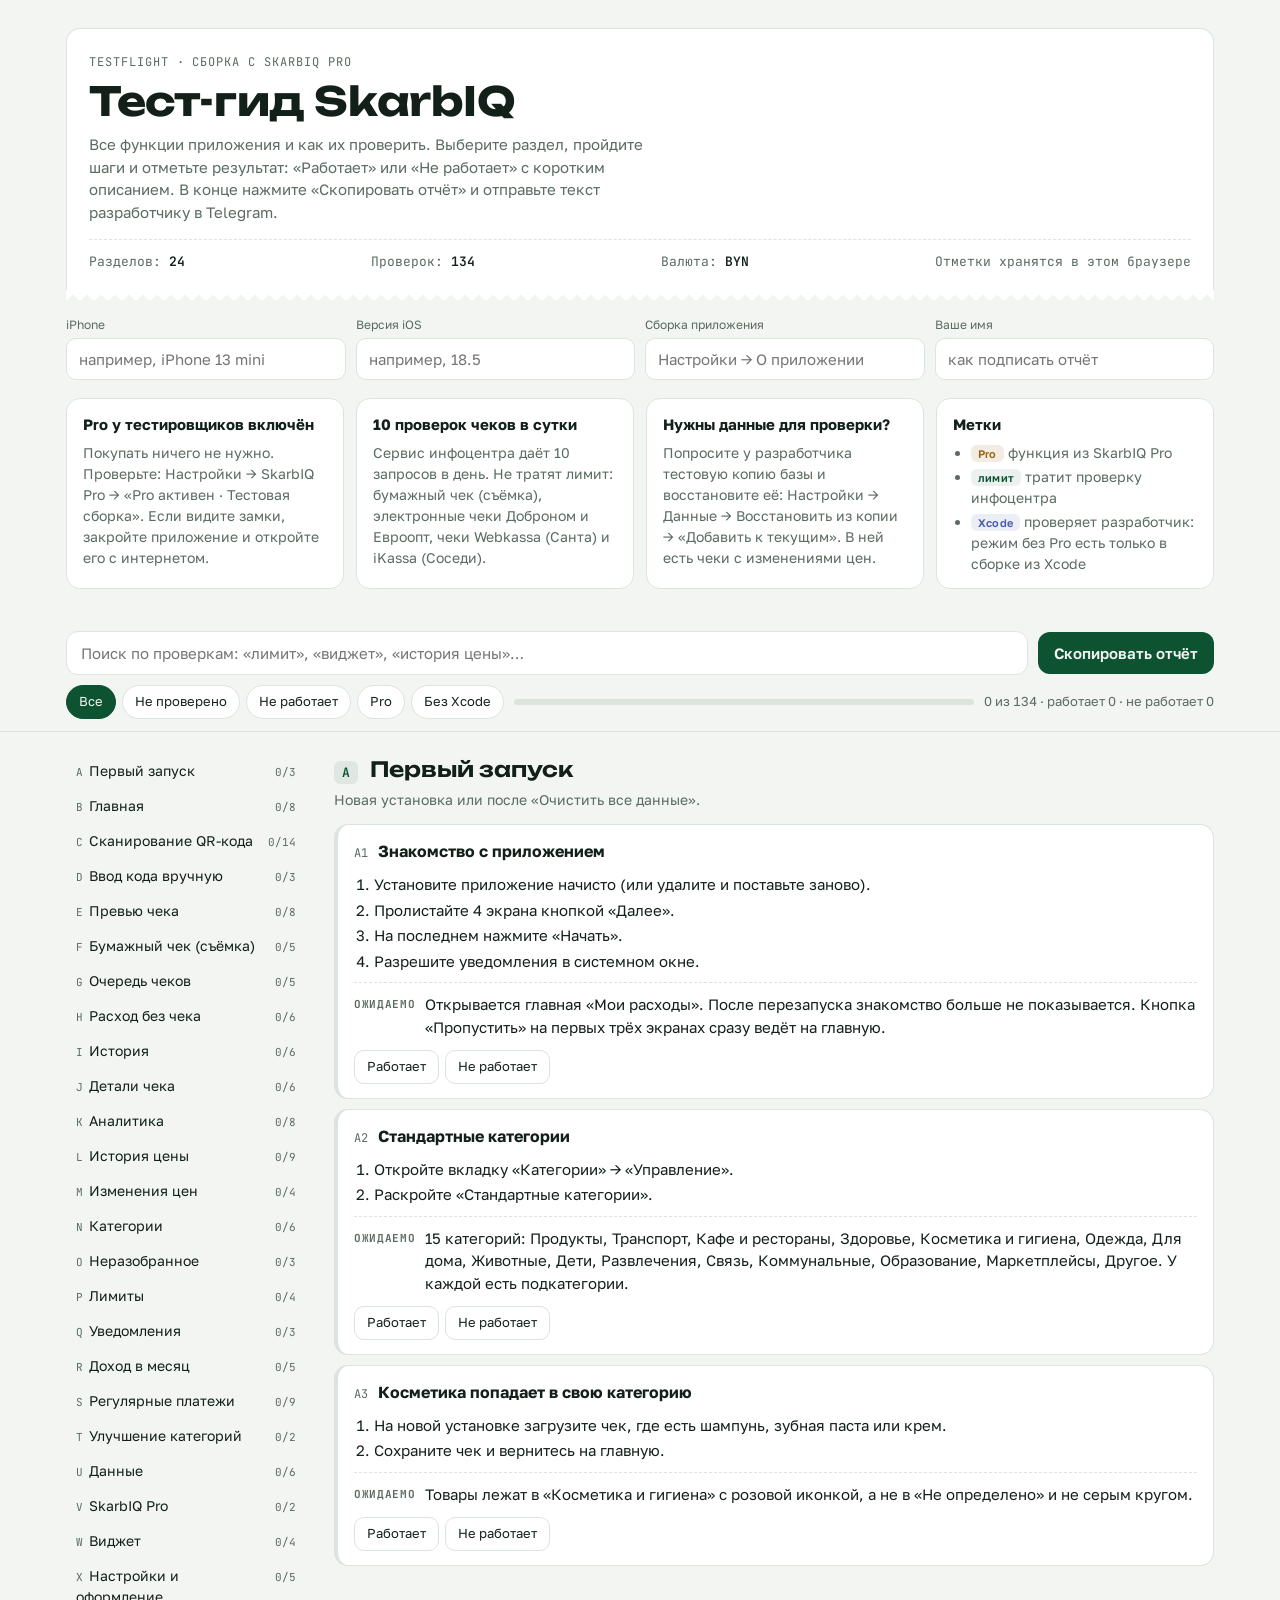
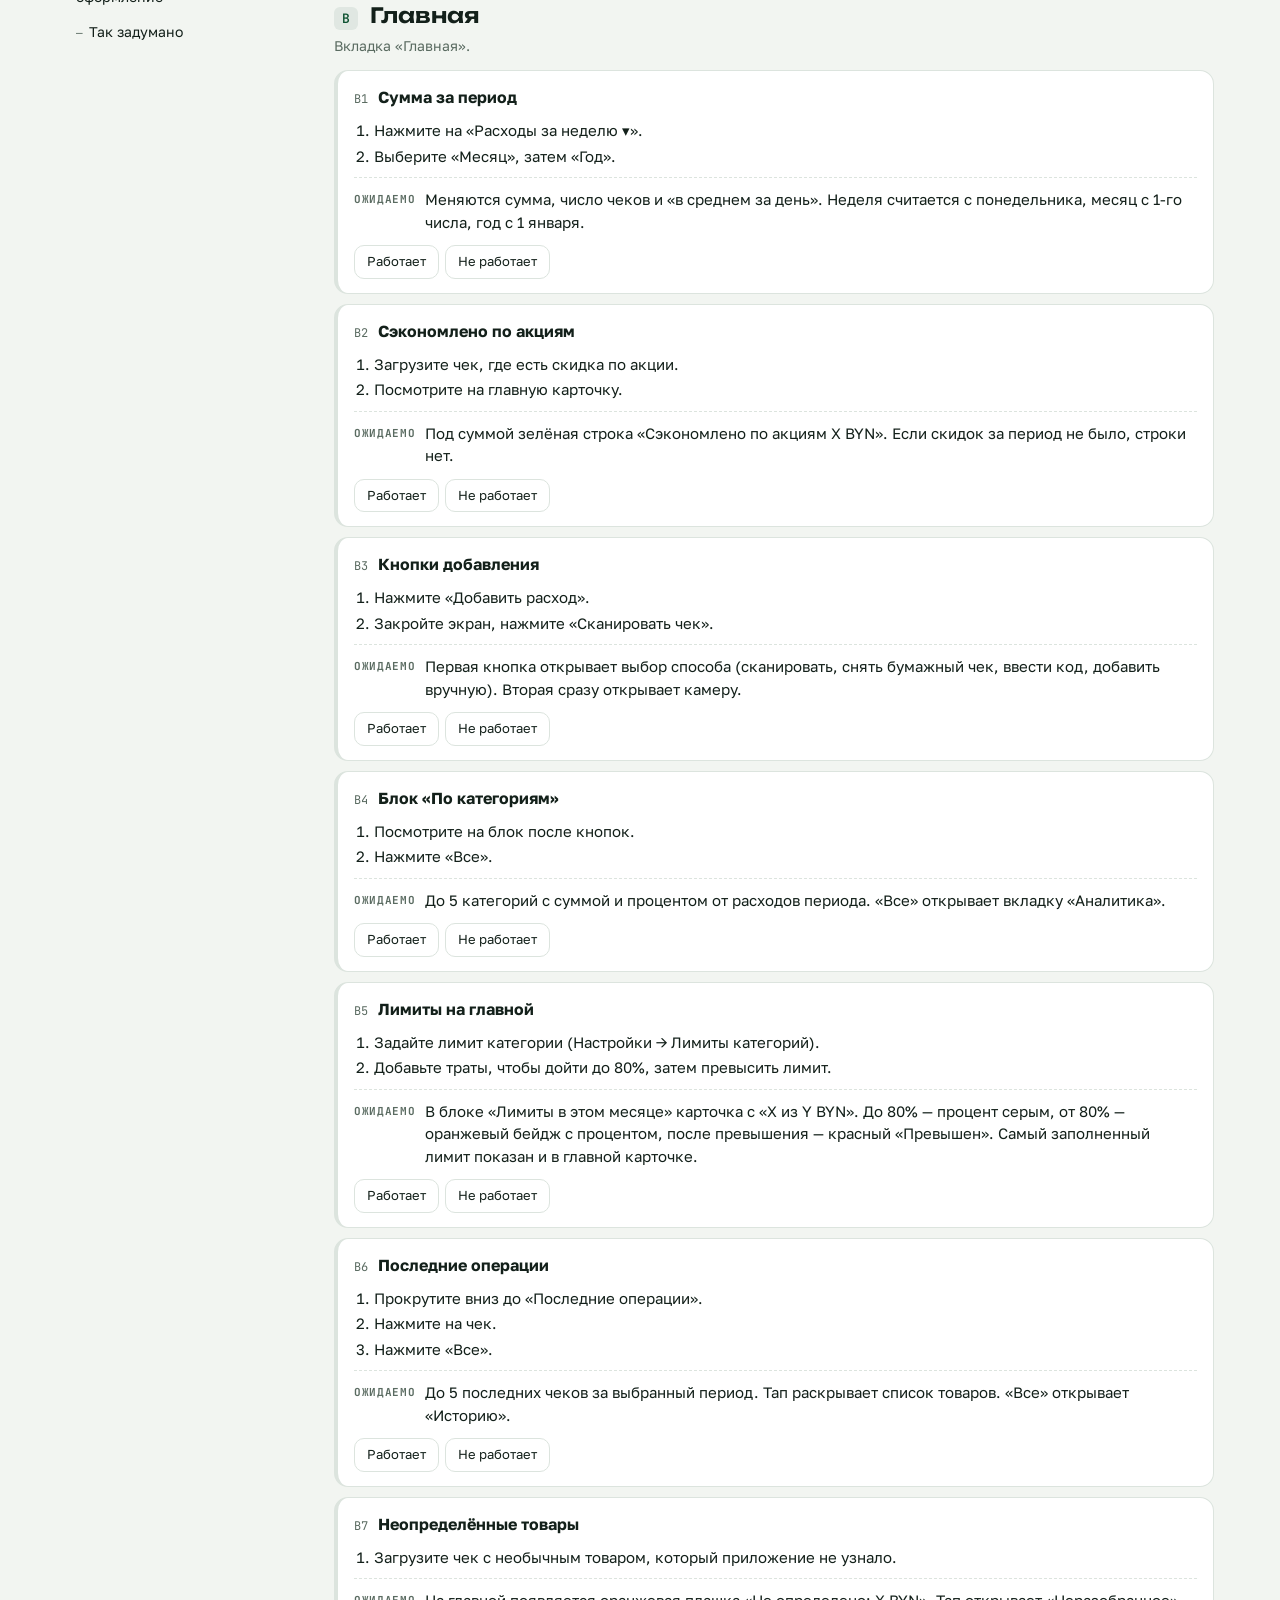
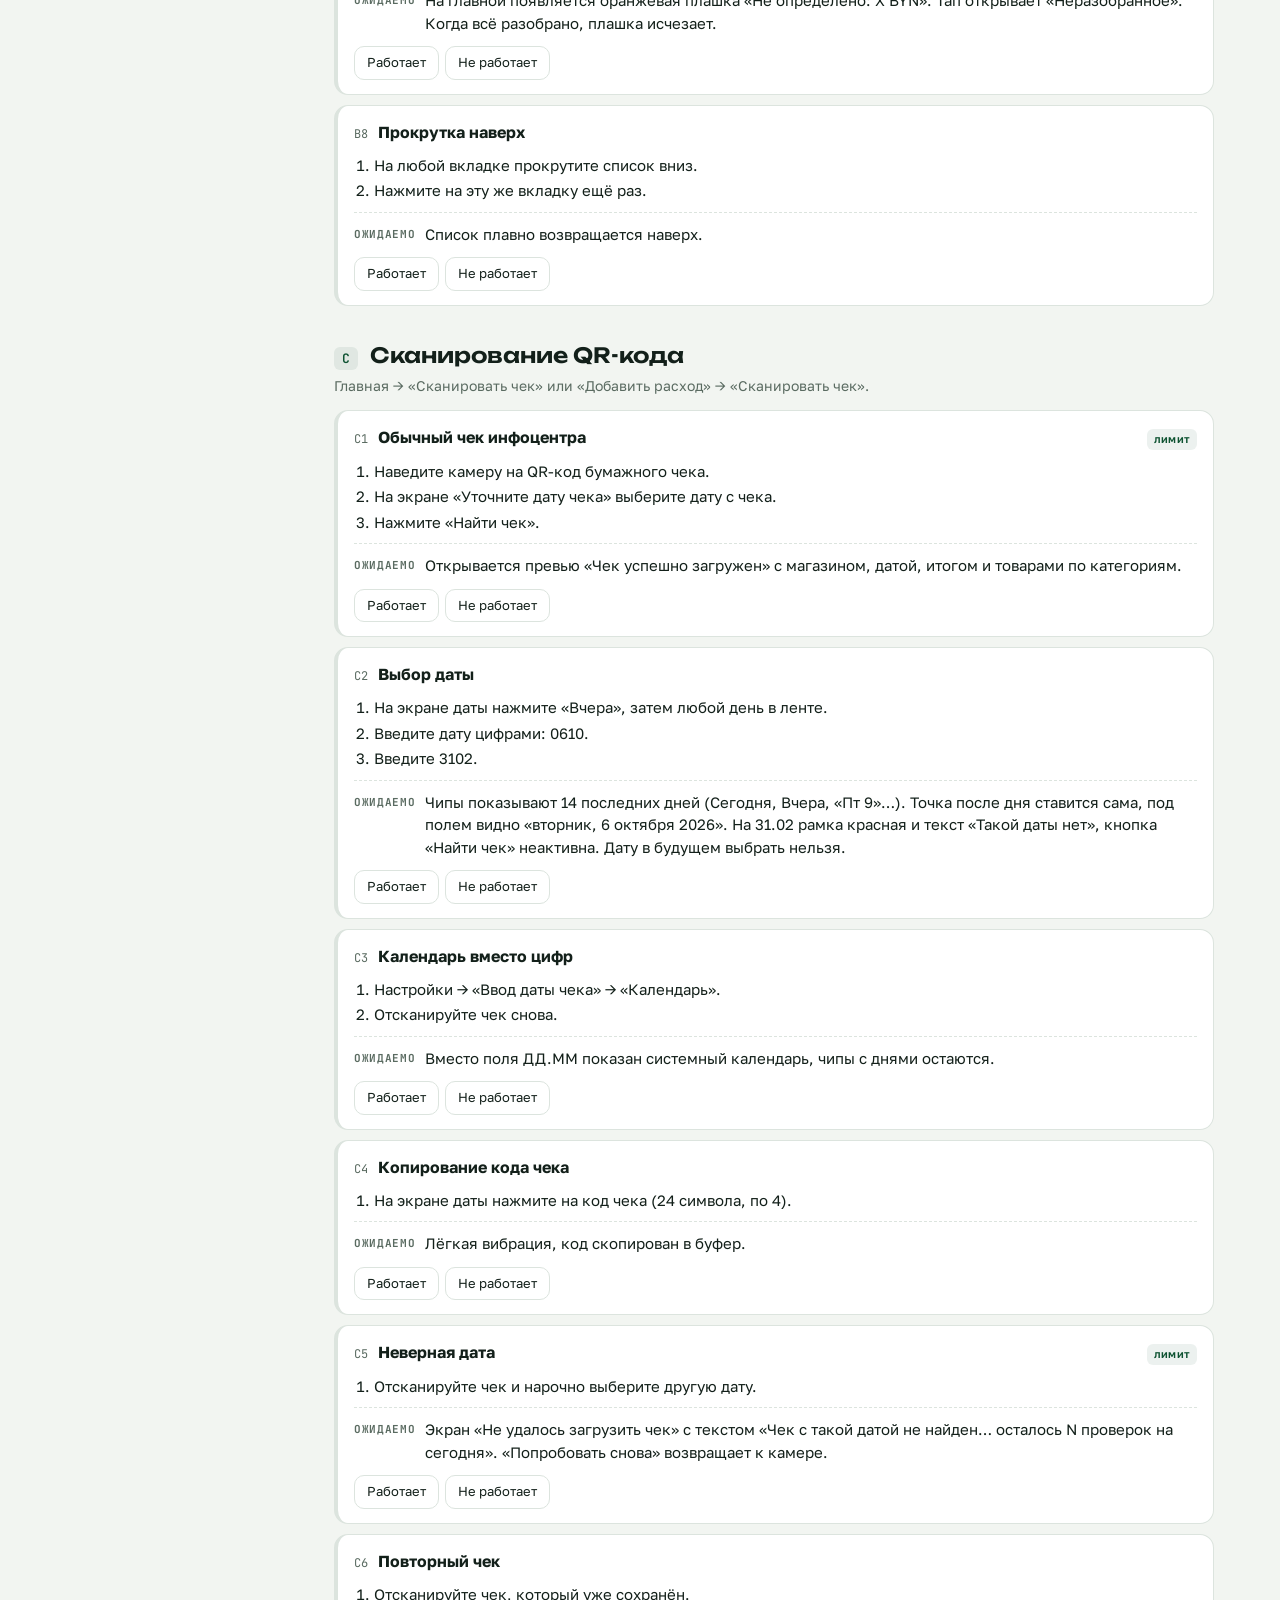
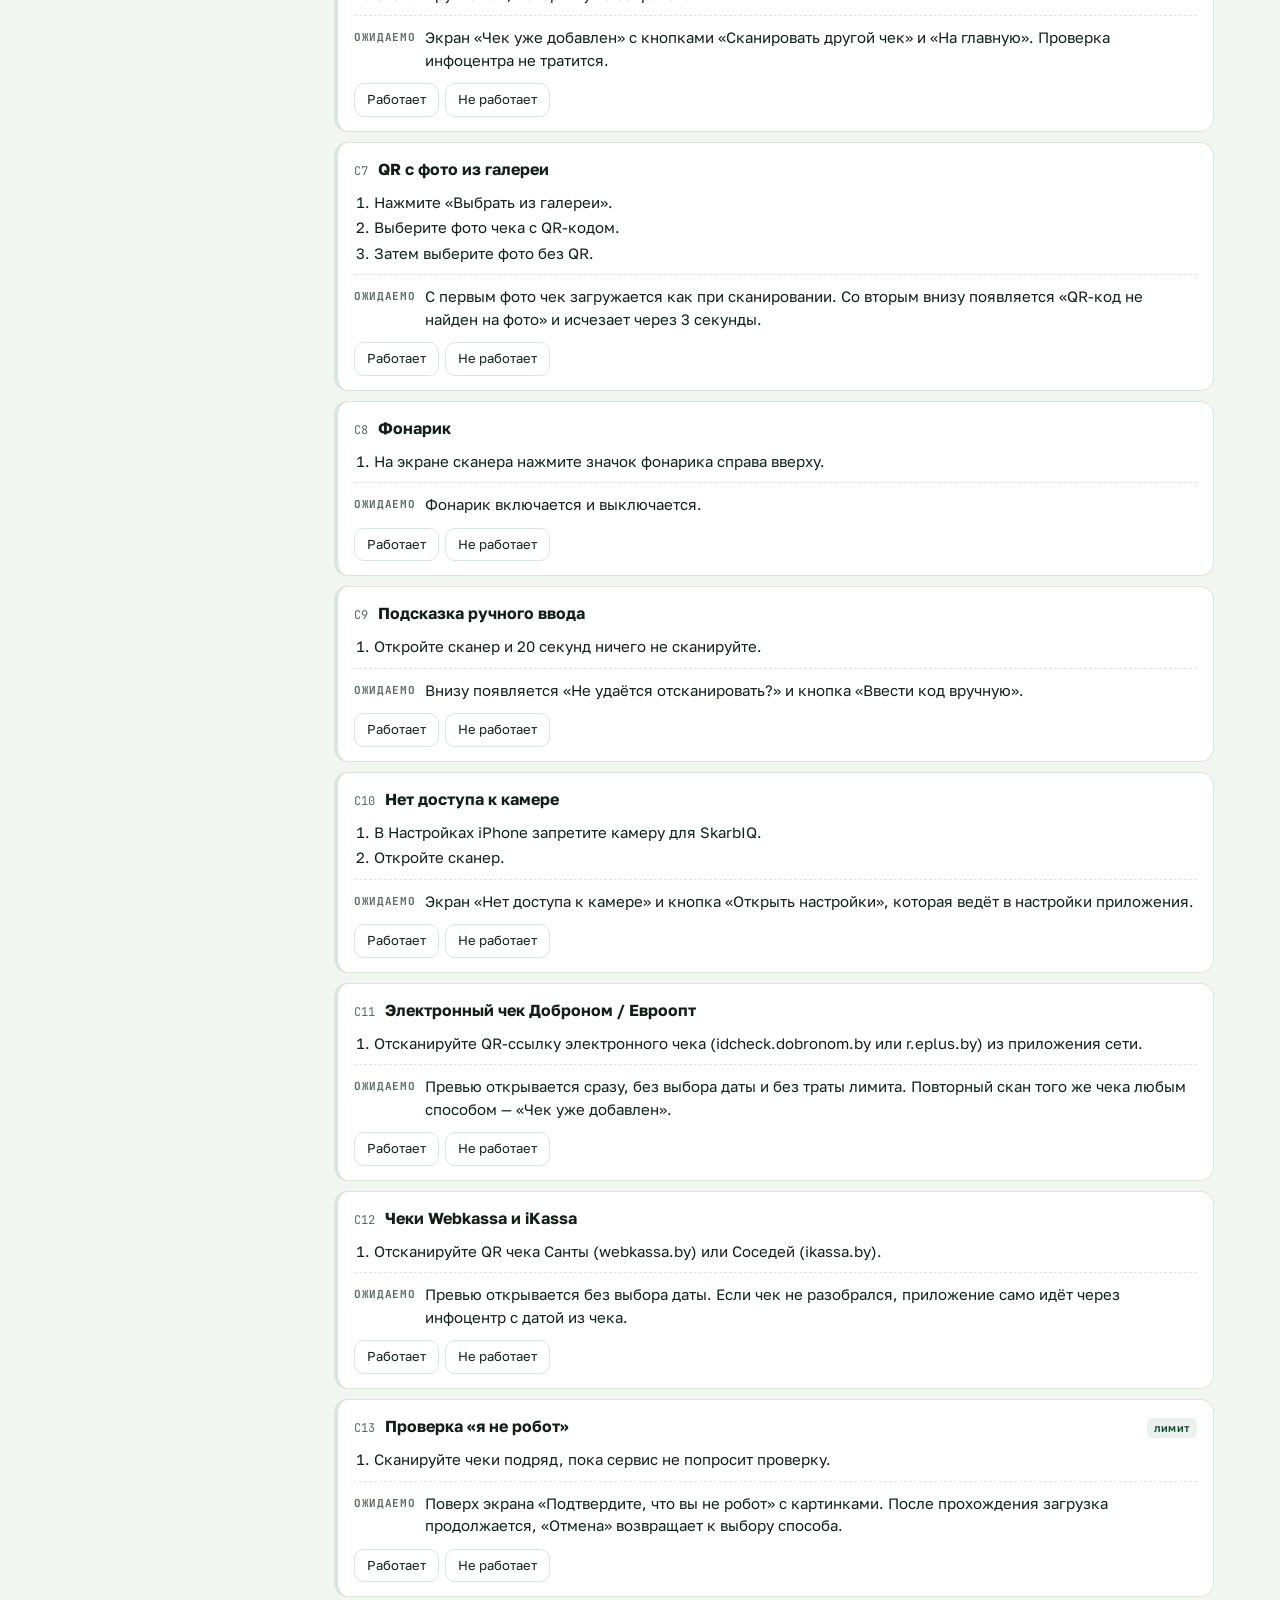
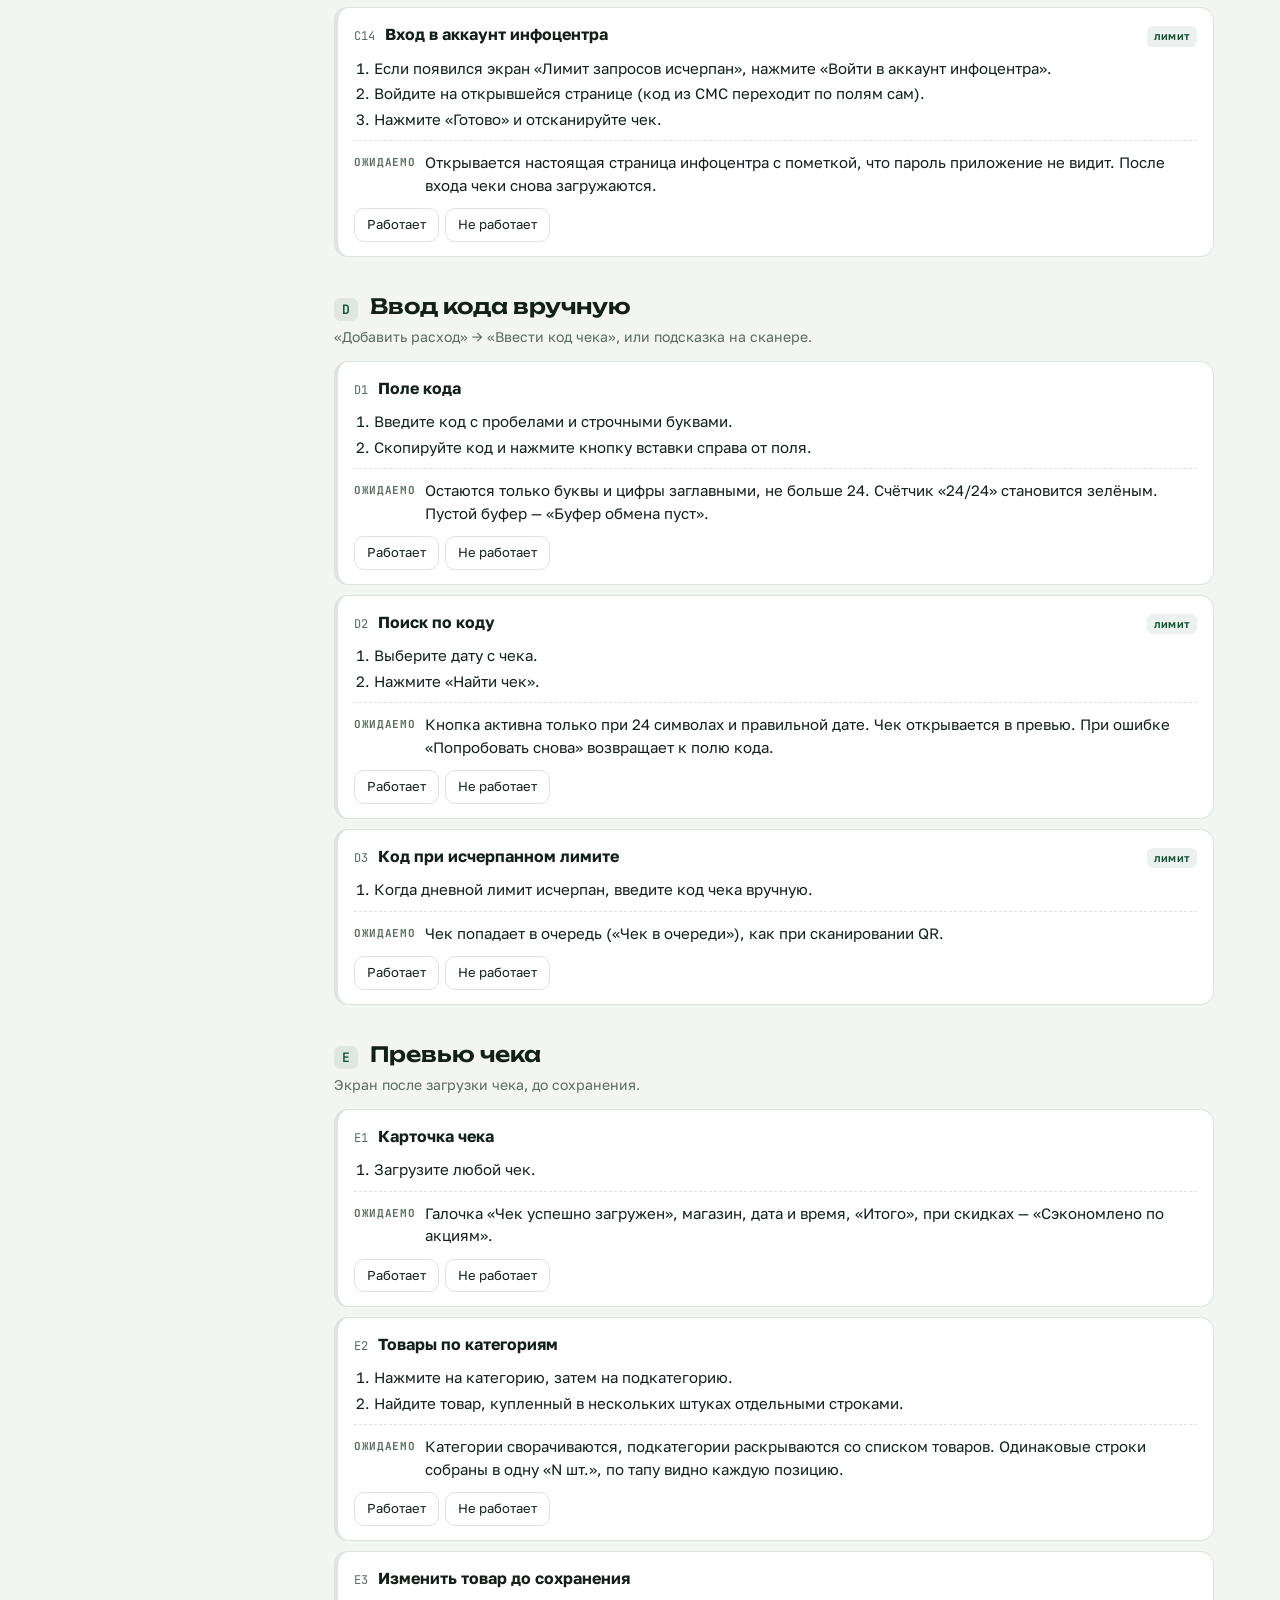
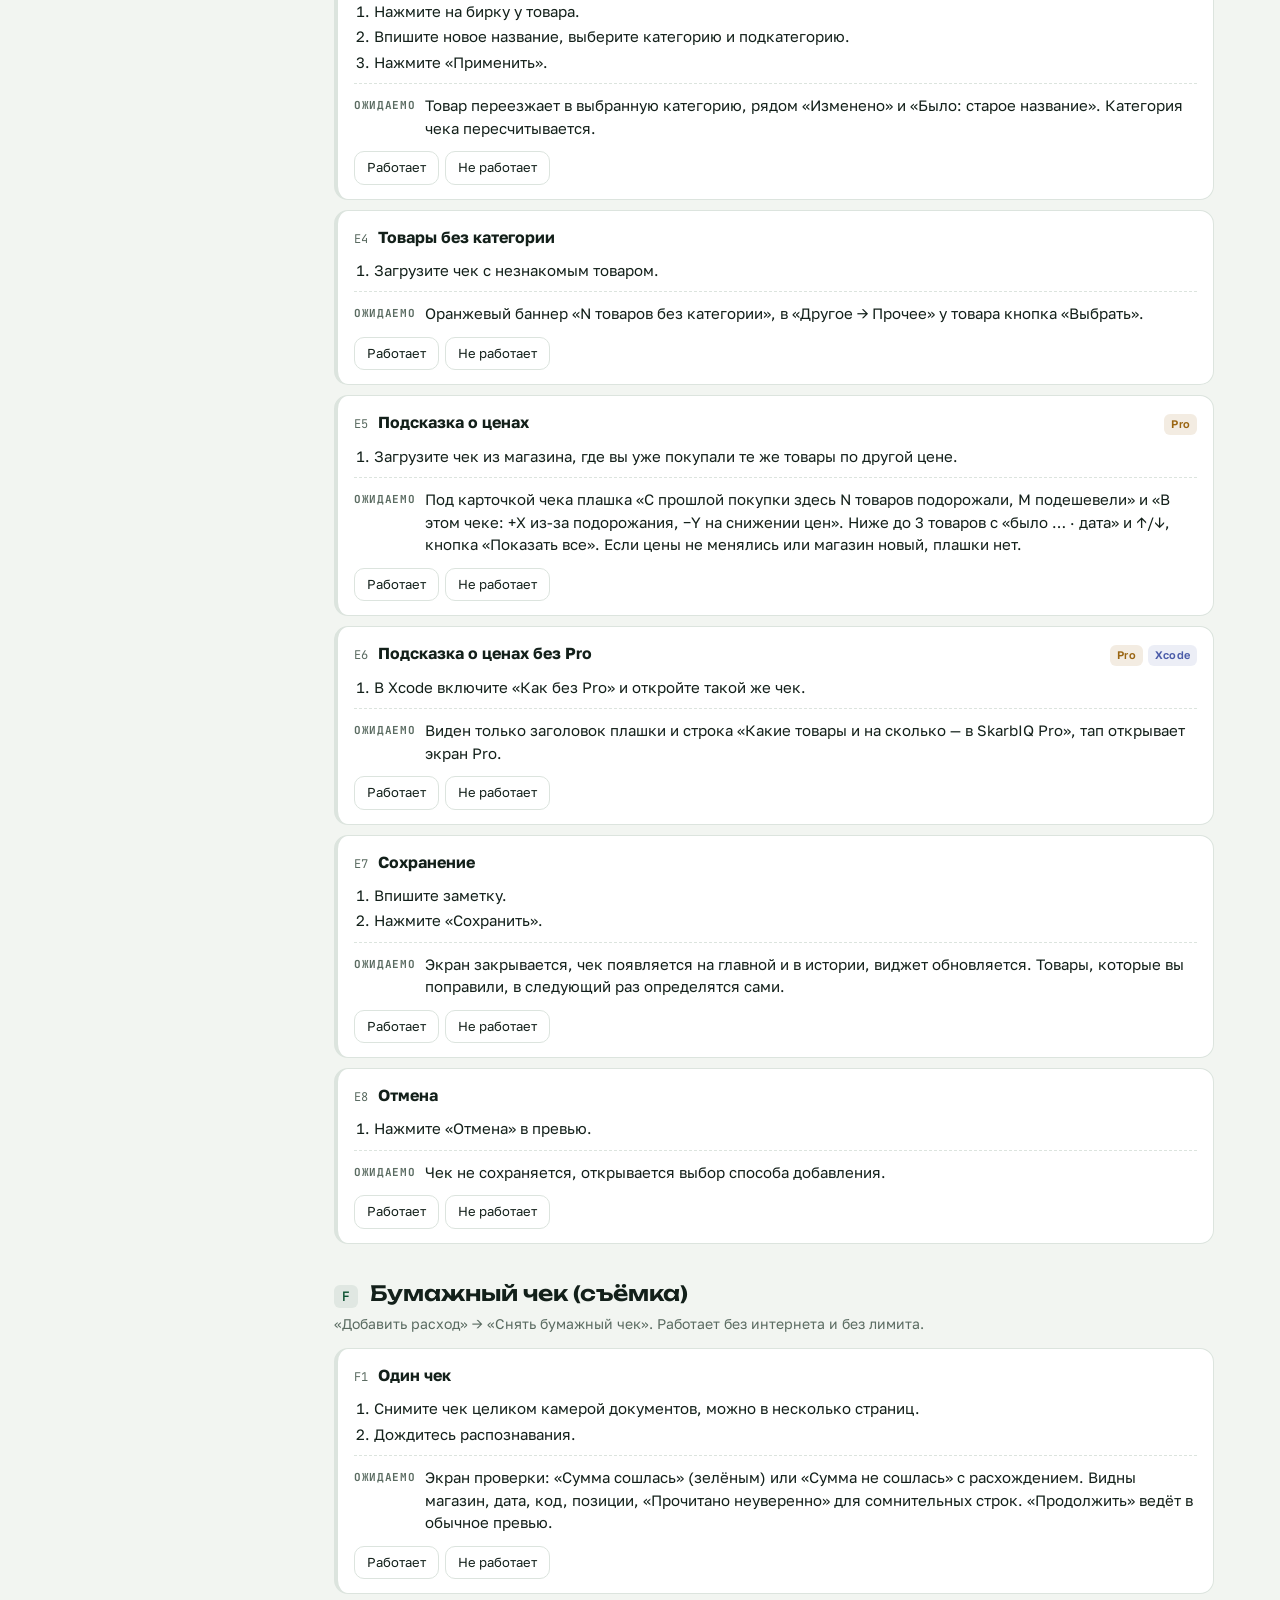
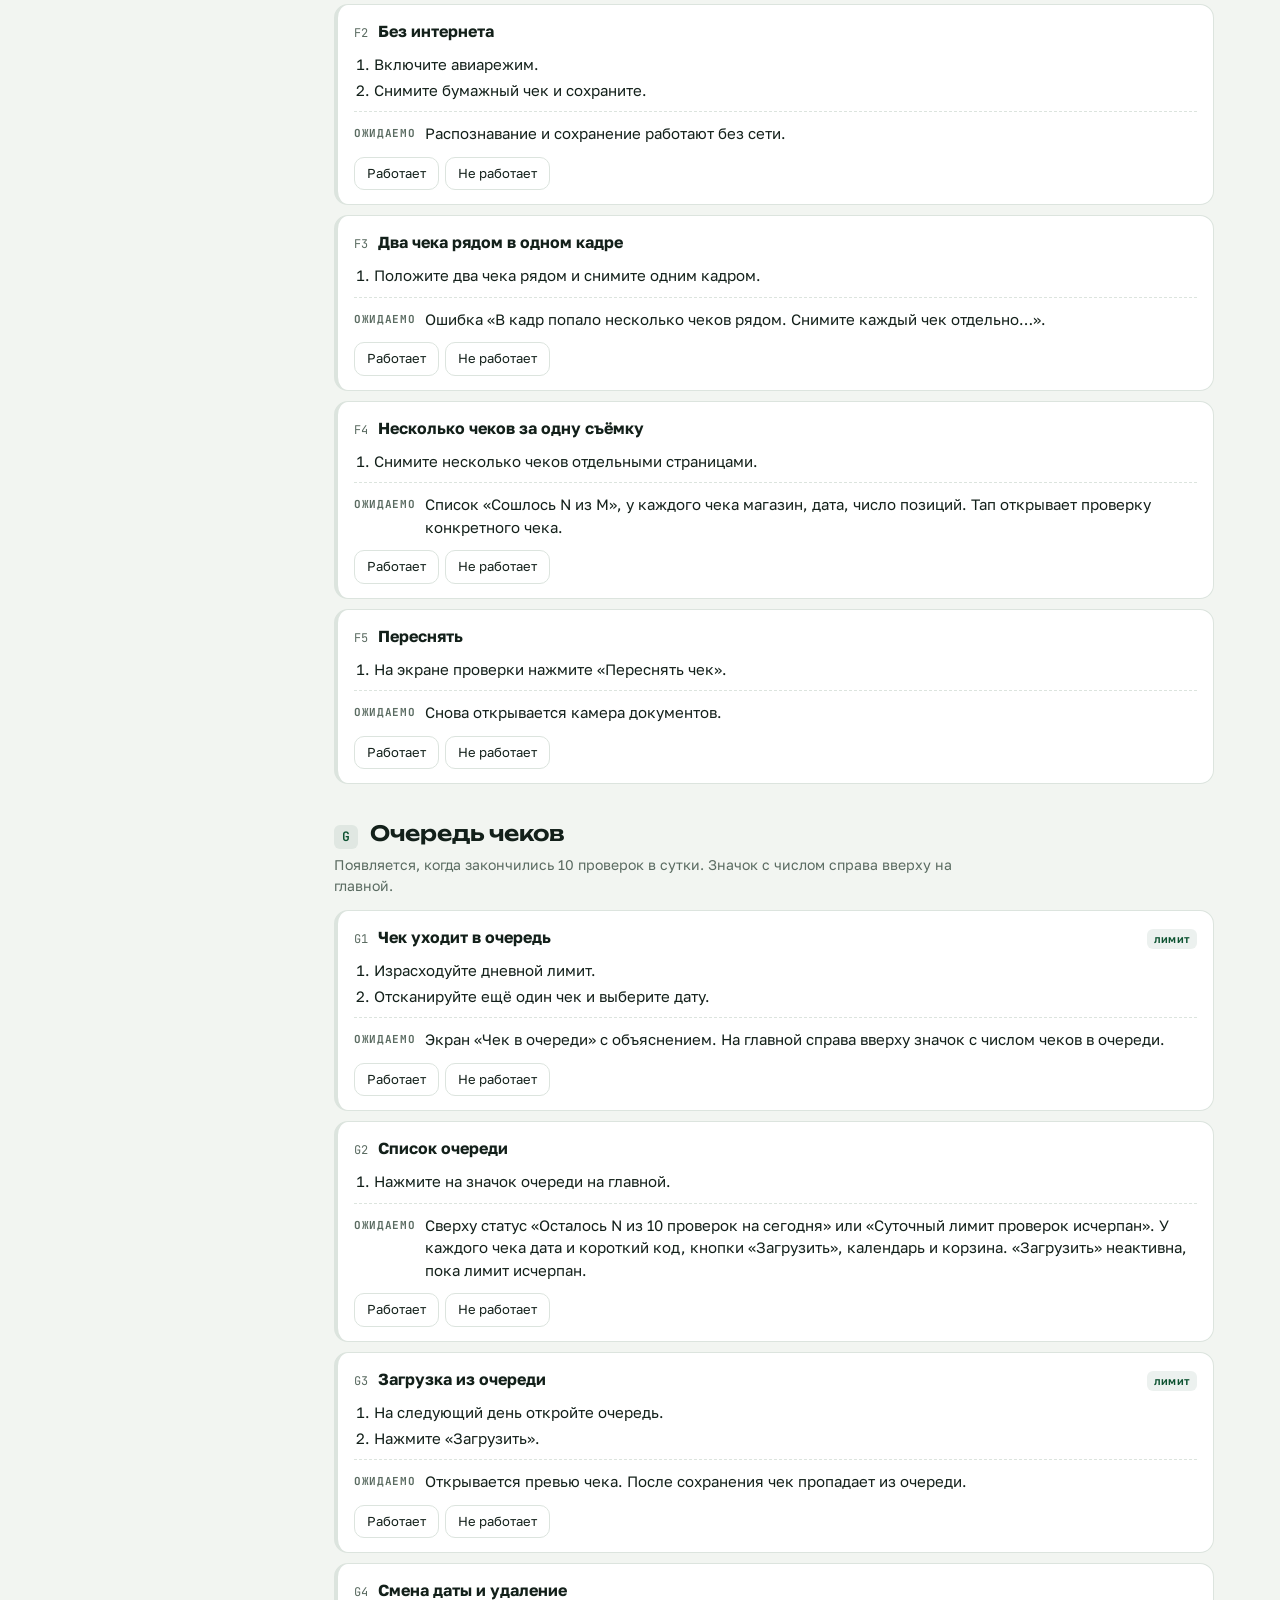
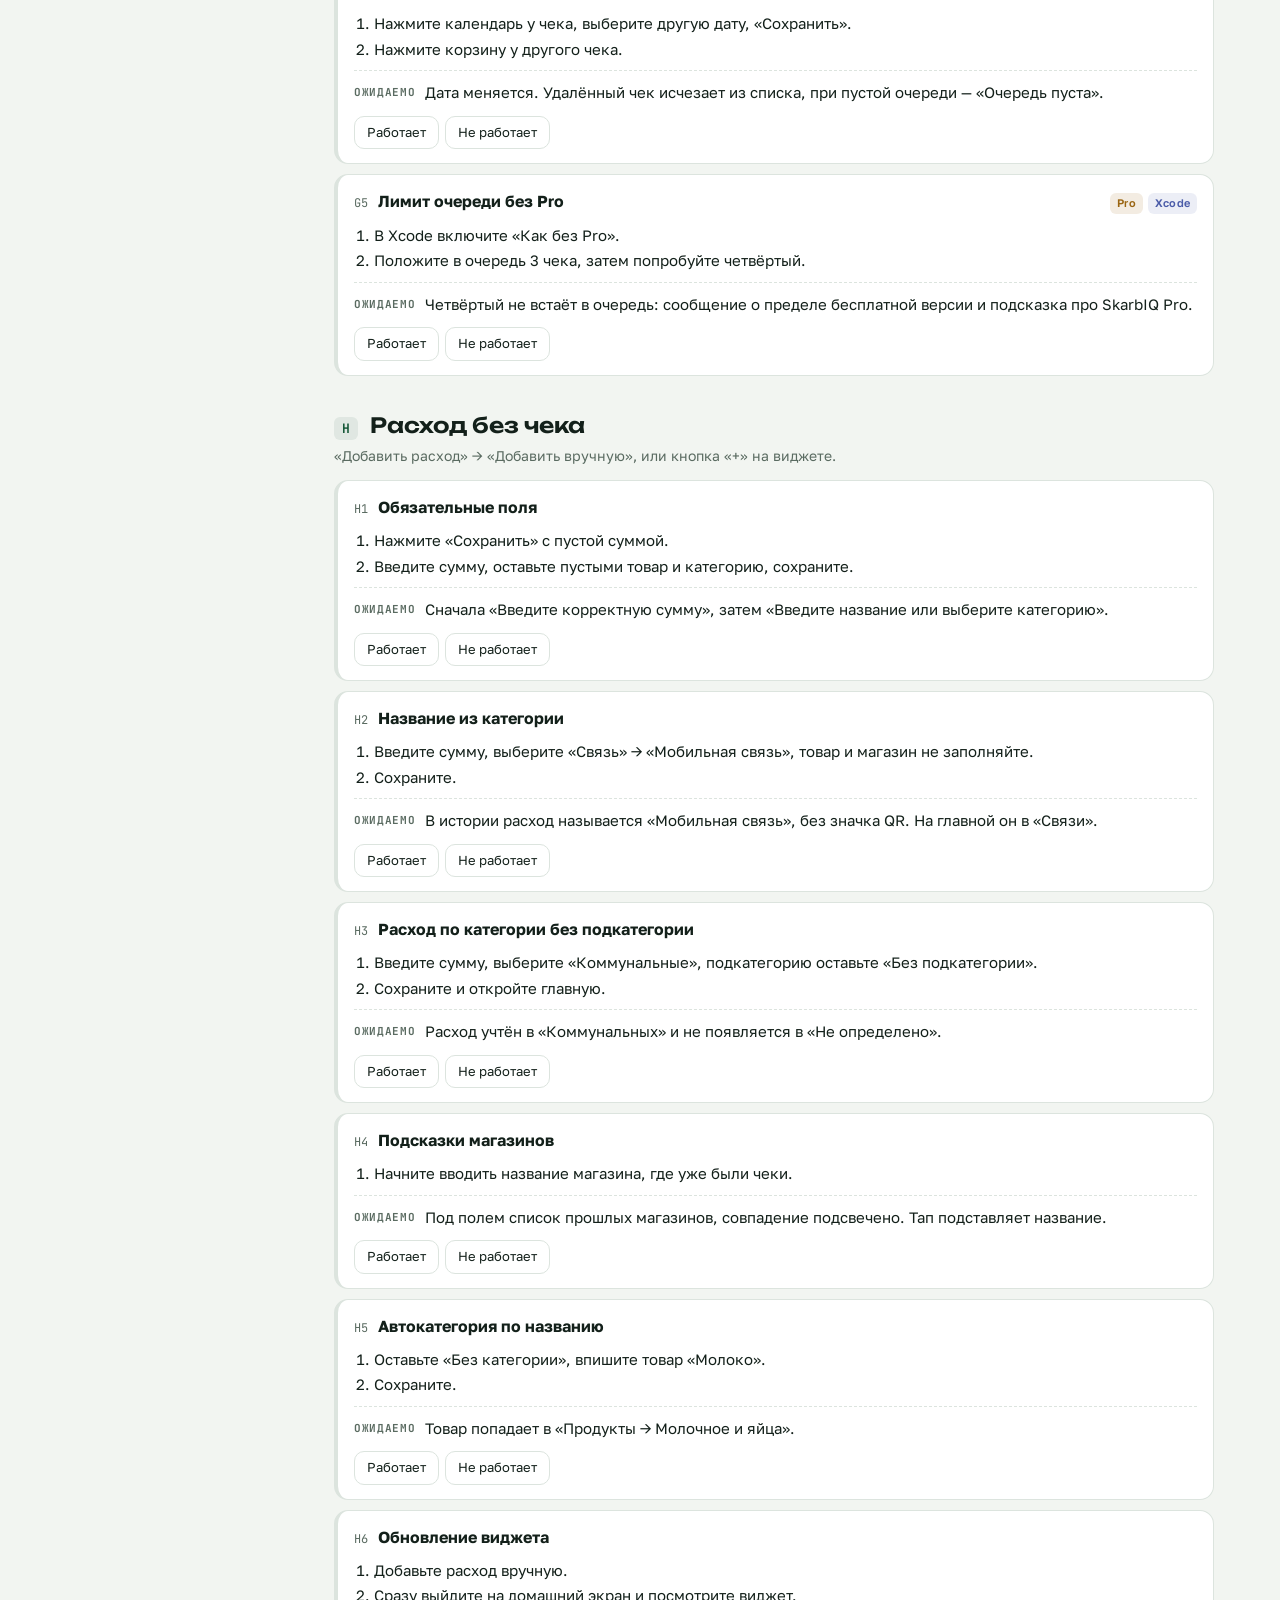
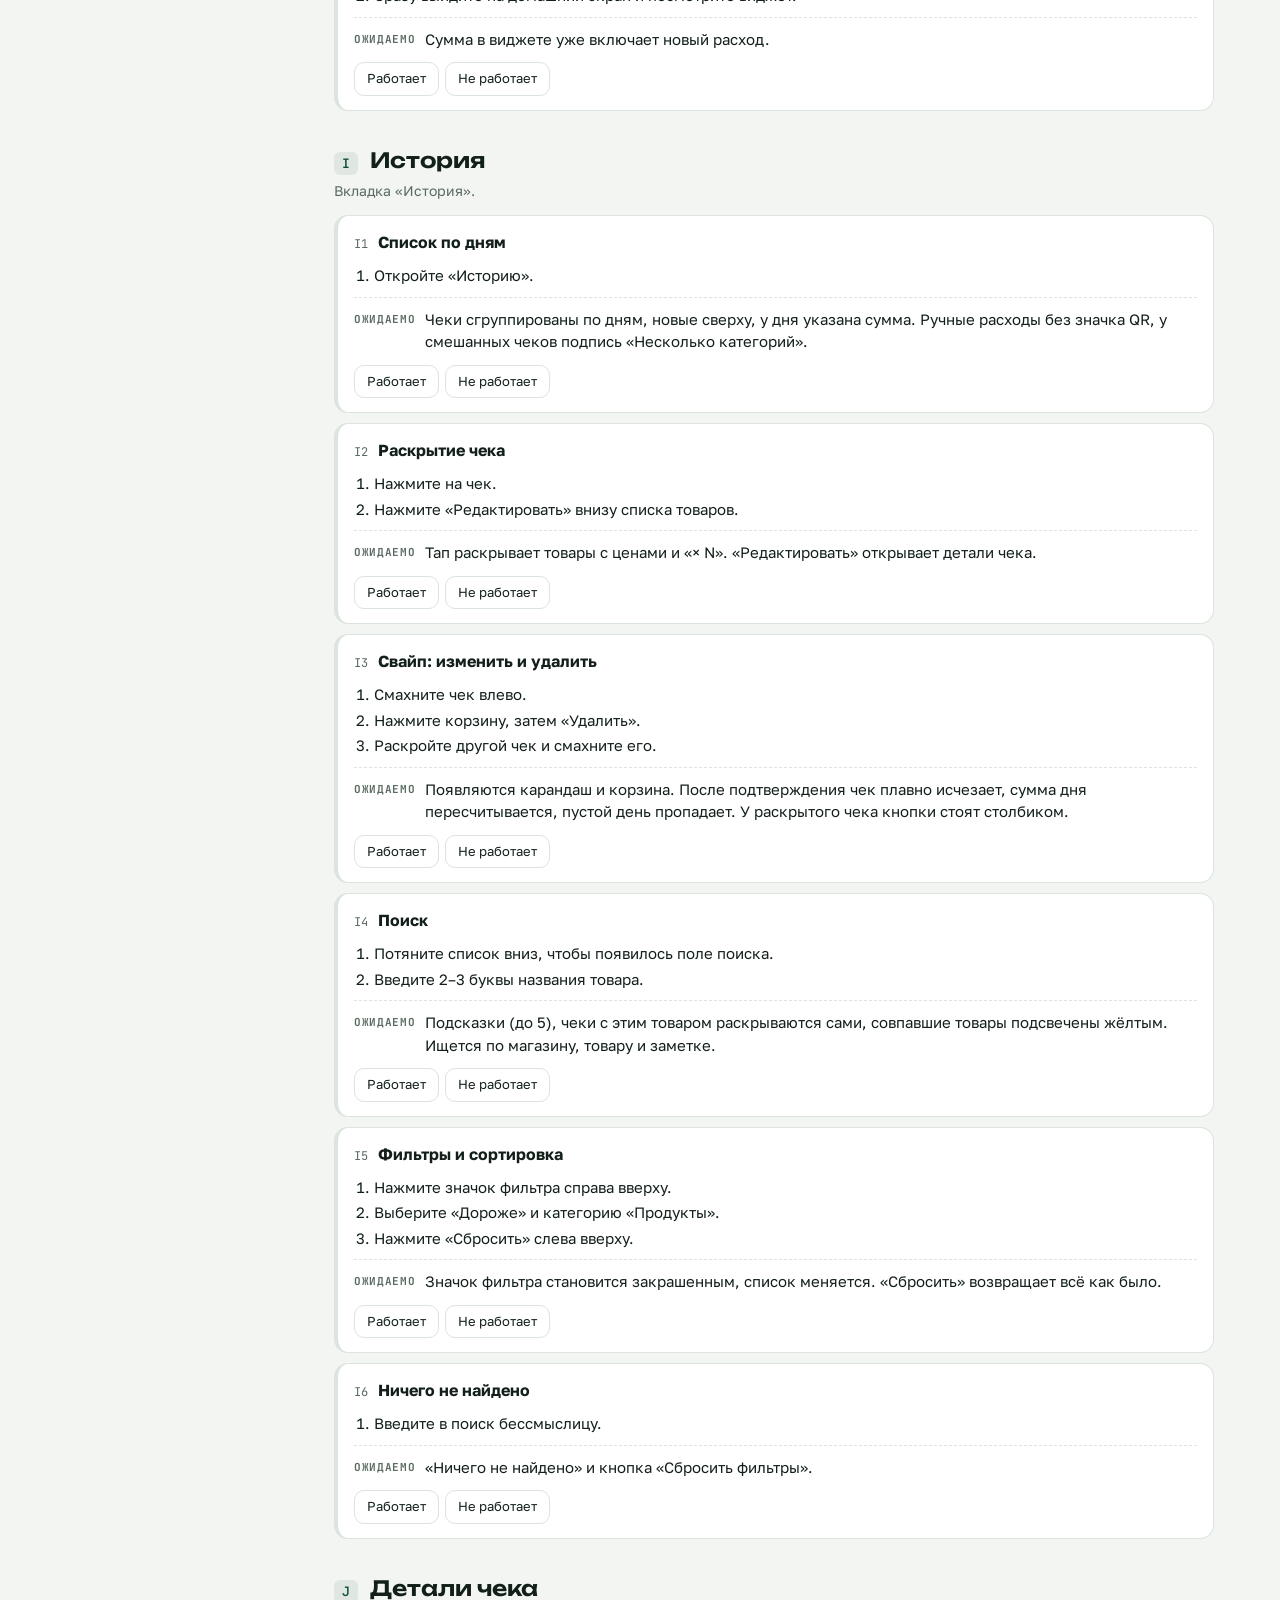
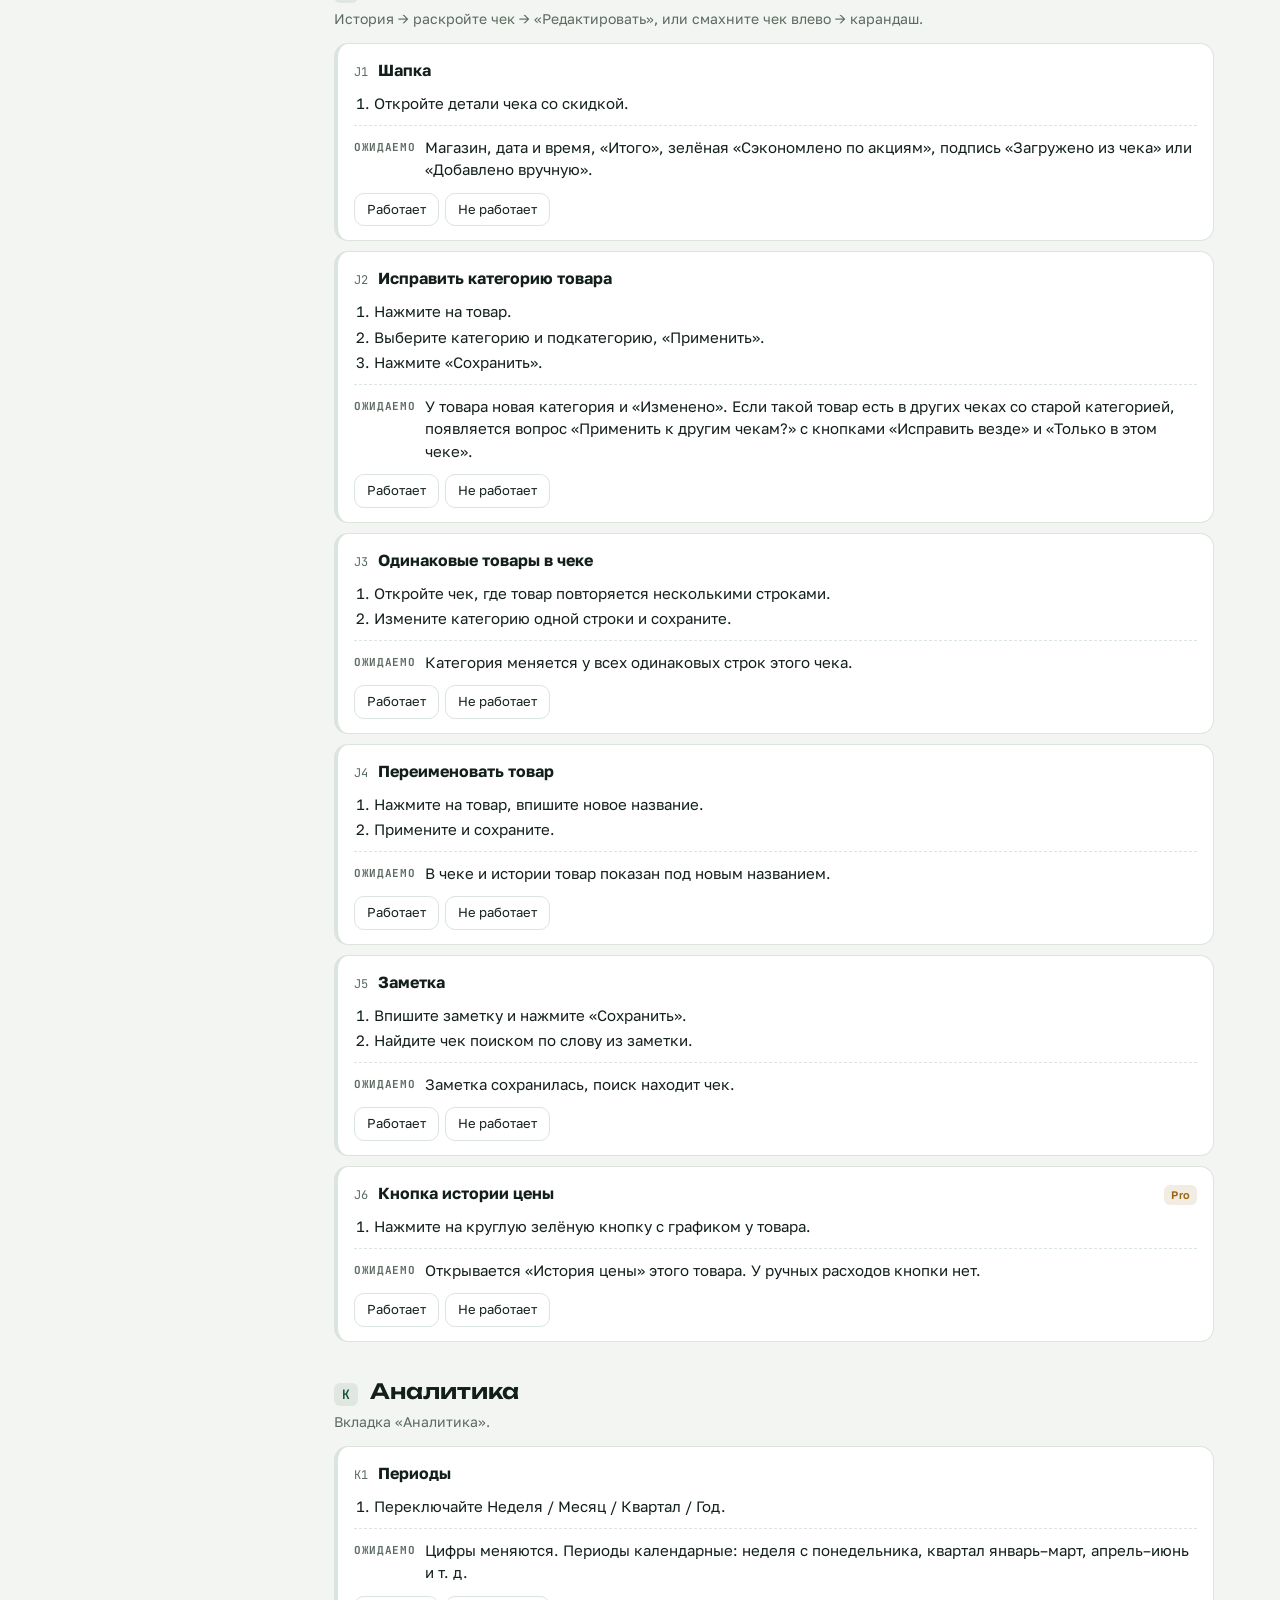
<file: Тест-гид SkarbIQ.html>
<!doctype html><html><head><meta charset=utf8><meta name=viewport content="width=device-width,initial-scale=1,viewport-fit=cover"><style>:root{color-scheme:light;box-sizing:border-box;padding-top:env(safe-area-inset-top,0px);padding-bottom:env(safe-area-inset-bottom,0px)}html{scroll-padding-top:env(safe-area-inset-top,0px)}body{margin:0;padding:0;font:14px -apple-system,BlinkMacSystemFont,sans-serif;background:#fff;color:#000}img{max-width:100%}[hidden]:not([hidden=until-found i]){display:none!important}</style></head><body>
<title>Тест-гид SkarbIQ</title>
<meta name="claude:viewport-fit-sides" content="cover">
<link rel="preconnect" href="https://fonts.googleapis.com">
<link rel="preconnect" href="https://fonts.gstatic.com" crossorigin>
<link rel="stylesheet" href="https://fonts.googleapis.com/css2?family=Golos+Text:wght@400;500;600;700&family=JetBrains+Mono:wght@400;600&family=Unbounded:wght@600;700&display=swap">
<style>
/* Layout: шапка-чек → липкая панель (поиск, фильтры, отчёт) → две колонки: разделы слева, проверки справа; на телефоне разделы — лентой чипов */
:root {
  --paper: #F2F5F1;
  --card: #FFFFFF;
  --ink: #13201A;
  --muted: #5A6B61;
  --line: #DCE4DE;
  --accent: #0D5231;
  --accent-soft: rgba(13, 82, 49, 0.08);
  --ok: #217A4B;
  --ok-soft: rgba(33, 122, 75, 0.12);
  --bad: #B93A33;
  --bad-soft: rgba(185, 58, 51, 0.10);
  --pro: #9A6512;
  --pro-soft: rgba(154, 101, 18, 0.12);
  --dev: #4A5BA8;
  --dev-soft: rgba(74, 91, 168, 0.10);
  --font-display: "Unbounded", "Golos Text", system-ui, sans-serif;
  --font-body: "Golos Text", system-ui, -apple-system, "Segoe UI", sans-serif;
  --font-mono: "JetBrains Mono", ui-monospace, "SF Mono", Menlo, monospace;
}
@media (prefers-color-scheme: dark) {
  :root:not([data-theme="light"]) {
    --paper: #0D1612; --card: #16221C; --ink: #E7EFE9; --muted: #95A79C; --line: #26352D;
    --accent: #3FBE7A; --accent-soft: rgba(63, 190, 122, 0.13);
    --ok: #4CC584; --ok-soft: rgba(76, 197, 132, 0.15);
    --bad: #FF7B71; --bad-soft: rgba(255, 123, 113, 0.14);
    --pro: #E9BC4F; --pro-soft: rgba(233, 188, 79, 0.14);
    --dev: #93A4F5; --dev-soft: rgba(147, 164, 245, 0.14);
    color-scheme: dark;
  }
}
:root[data-theme="dark"] {
  --paper: #0D1612; --card: #16221C; --ink: #E7EFE9; --muted: #95A79C; --line: #26352D;
  --accent: #3FBE7A; --accent-soft: rgba(63, 190, 122, 0.13);
  --ok: #4CC584; --ok-soft: rgba(76, 197, 132, 0.15);
  --bad: #FF7B71; --bad-soft: rgba(255, 123, 113, 0.14);
  --pro: #E9BC4F; --pro-soft: rgba(233, 188, 79, 0.14);
  --dev: #93A4F5; --dev-soft: rgba(147, 164, 245, 0.14);
  color-scheme: dark;
}

* { box-sizing: border-box; }
body {
  background: var(--paper);
  color: var(--ink);
  font-family: var(--font-body);
  font-size: 15px;
  line-height: 1.5;
  -webkit-text-size-adjust: 100%;
}
body::before {
  content: ""; position: fixed; inset: 0 0 auto; height: env(safe-area-inset-top, 0px);
  z-index: 10; background: var(--paper);
}
a { color: var(--accent); }
button, input, textarea { font: inherit; color: inherit; }
:focus-visible { outline: 2px solid var(--accent); outline-offset: 2px; }

.wrap {
  max-width: 1180px;
  margin: 0 auto;
  padding-left: max(16px, env(safe-area-inset-left, 0px));
  padding-right: max(16px, env(safe-area-inset-right, 0px));
}

/* Шапка в духе кассового чека */
.masthead { padding-block: 28px 8px; }
.slip {
  background: var(--card);
  border: 1px solid var(--line);
  border-bottom: none;
  border-radius: 14px 14px 0 0;
  padding: 24px 22px 18px;
  position: relative;
}
.slip::after {
  content: "";
  position: absolute; left: -1px; right: -1px; bottom: -10px; height: 10px;
  background:
    linear-gradient(135deg, var(--card) 50%, transparent 50%) 0 0 / 14px 10px repeat-x,
    linear-gradient(225deg, var(--card) 50%, transparent 50%) 0 0 / 14px 10px repeat-x;
}
.eyebrow {
  font-family: var(--font-mono); font-size: 12px; letter-spacing: 0.08em;
  text-transform: uppercase; color: var(--muted);
}
h1 {
  font-family: var(--font-display); font-weight: 700;
  font-size: clamp(26px, 5vw, 40px); line-height: 1.1; margin: 8px 0 10px;
  text-wrap: balance; letter-spacing: -0.01em;
}
.lede { color: var(--muted); max-width: 64ch; margin: 0; }
.receipt-line {
  display: flex; justify-content: space-between; gap: 12px;
  font-family: var(--font-mono); font-size: 13px; color: var(--muted);
  border-top: 1px dashed var(--line); margin-top: 16px; padding-top: 12px; flex-wrap: wrap;
}
.receipt-line strong { color: var(--ink); font-weight: 600; }

.device {
  margin-top: 26px;
  display: grid; gap: 10px;
  grid-template-columns: repeat(auto-fit, minmax(180px, 1fr));
}
.field { display: flex; flex-direction: column; gap: 4px; min-width: 0; }
.field label { font-size: 12px; color: var(--muted); }
.field input {
  background: var(--card); border: 1px solid var(--line); border-radius: 10px;
  padding: 9px 12px; min-width: 0; width: 100%;
}

/* Перед началом */
.intro {
  display: grid; gap: 12px; margin-top: 18px;
  grid-template-columns: repeat(auto-fit, minmax(260px, 1fr));
}
.note-card {
  background: var(--card); border: 1px solid var(--line); border-radius: 14px;
  padding: 14px 16px; min-width: 0;
}
.note-card h3 { margin: 0 0 6px; font-size: 15px; }
.note-card p, .note-card ul { margin: 0; color: var(--muted); font-size: 14px; }
.note-card ul { padding-left: 18px; }
.note-card li + li { margin-top: 3px; }
.mono { font-family: var(--font-mono); font-size: 0.92em; }

/* Липкая панель */
.toolbar {
  position: sticky; top: env(safe-area-inset-top, 0px); z-index: 5;
  background: var(--paper);
  border-bottom: 1px solid var(--line);
  margin-top: 22px;
}
.toolbar .wrap { padding-block: 12px; display: flex; flex-direction: column; gap: 10px; }
.toolrow { display: flex; gap: 10px; align-items: center; flex-wrap: wrap; }
.search {
  flex: 1 1 260px; min-width: 0;
  background: var(--card); border: 1px solid var(--line); border-radius: 12px;
  padding: 10px 14px;
}
.chips { display: flex; gap: 6px; flex-wrap: wrap; }
.chip {
  border: 1px solid var(--line); background: var(--card); border-radius: 999px;
  padding: 6px 12px; font-size: 13px; cursor: pointer; white-space: nowrap;
}
.chip[aria-pressed="true"] { background: var(--accent); color: var(--paper); border-color: var(--accent); }
.btn {
  border: none; border-radius: 12px; padding: 10px 16px; cursor: pointer;
  background: var(--accent); color: var(--paper); font-weight: 600; white-space: nowrap;
}
.btn.ghost { background: transparent; color: var(--muted); border: 1px solid var(--line); font-weight: 500; }
.progress { display: flex; align-items: center; gap: 10px; font-size: 13px; color: var(--muted); }
.bar { flex: 1; height: 6px; border-radius: 999px; background: var(--line); overflow: hidden; display: flex; min-width: 80px; }
.bar span { display: block; height: 100%; }
.bar .ok { background: var(--ok); }
.bar .bad { background: var(--bad); }
.tally { font-variant-numeric: tabular-nums; white-space: nowrap; }

/* Колонки */
.layout {
  display: grid; gap: 28px; padding-block: 22px 60px;
  grid-template-columns: 240px minmax(0, 1fr);
  align-items: start;
}
.nav { position: sticky; top: calc(env(safe-area-inset-top, 0px) + 150px); display: flex; flex-direction: column; gap: 2px; }
.nav a {
  display: flex; justify-content: space-between; gap: 8px; align-items: baseline;
  padding: 6px 10px; border-radius: 8px; text-decoration: none; color: var(--ink); font-size: 14px;
}
.nav a:hover { background: var(--accent-soft); }
.nav .code { font-family: var(--font-mono); font-size: 11px; color: var(--muted); margin-right: 6px; }
.nav .count { font-family: var(--font-mono); font-size: 11px; color: var(--muted); font-variant-numeric: tabular-nums; }
.nav .count.done { color: var(--ok); }
.nav .count.fail { color: var(--bad); }

section.area { margin-bottom: 34px; scroll-margin-top: 170px; }
.area-head { display: flex; align-items: baseline; gap: 12px; margin-bottom: 4px; flex-wrap: wrap; }
.area-code {
  font-family: var(--font-mono); font-weight: 600; font-size: 13px;
  color: var(--accent); background: var(--accent-soft); border-radius: 6px; padding: 2px 8px;
}
h2 { font-family: var(--font-display); font-weight: 600; font-size: 21px; margin: 0; text-wrap: balance; }
.area-where { color: var(--muted); font-size: 14px; margin: 2px 0 14px; max-width: 70ch; }

.case {
  background: var(--card); border: 1px solid var(--line); border-radius: 14px;
  padding: 14px 16px; margin-bottom: 10px; min-width: 0;
  border-left-width: 4px;
}
.case.is-ok { border-left-color: var(--ok); }
.case.is-bad { border-left-color: var(--bad); }
.case-top { display: flex; gap: 10px; align-items: baseline; flex-wrap: wrap; }
.case-id { font-family: var(--font-mono); font-size: 12px; color: var(--muted); }
.case h3 { font-size: 16px; margin: 0; flex: 1 1 220px; min-width: 0; }
.tags { display: flex; gap: 5px; flex-wrap: wrap; }
.tag {
  font-size: 11px; font-weight: 600; letter-spacing: 0.02em; border-radius: 6px; padding: 2px 7px;
  background: var(--accent-soft); color: var(--accent); white-space: nowrap;
}
.tag.pro { background: var(--pro-soft); color: var(--pro); }
.tag.dev { background: var(--dev-soft); color: var(--dev); }
.case ol { margin: 10px 0 0; padding-left: 20px; }
.case ol li { margin-top: 3px; }
.expect {
  margin-top: 10px; padding-top: 10px; border-top: 1px dashed var(--line);
  display: grid; grid-template-columns: auto 1fr; gap: 4px 10px;
}
.expect b { font-family: var(--font-mono); font-size: 11px; letter-spacing: 0.06em; text-transform: uppercase; color: var(--muted); padding-top: 3px; }
.expect div { min-width: 0; }
.status { display: flex; gap: 6px; margin-top: 12px; flex-wrap: wrap; align-items: center; }
.sbtn {
  border: 1px solid var(--line); background: transparent; border-radius: 10px;
  padding: 6px 12px; cursor: pointer; font-size: 13px;
}
.sbtn.ok[aria-pressed="true"] { background: var(--ok-soft); border-color: var(--ok); color: var(--ok); font-weight: 600; }
.sbtn.bad[aria-pressed="true"] { background: var(--bad-soft); border-color: var(--bad); color: var(--bad); font-weight: 600; }
.case textarea {
  width: 100%; margin-top: 8px; min-height: 44px; resize: vertical;
  background: var(--paper); border: 1px solid var(--line); border-radius: 10px; padding: 8px 10px; font-size: 14px;
}
.limits { background: var(--card); border: 1px solid var(--line); border-radius: 14px; padding: 16px 18px; }
.limits ul { margin: 0; padding-left: 18px; color: var(--muted); }
.limits li + li { margin-top: 4px; }
.empty { color: var(--muted); padding: 30px 0; text-align: center; }

.sheet {
  position: fixed; inset: auto 0 0 0; z-index: 20;
  background: var(--card); border-top: 1px solid var(--line);
  padding: 16px max(16px, env(safe-area-inset-right, 0px)) calc(16px + env(safe-area-inset-bottom, 0px)) max(16px, env(safe-area-inset-left, 0px));
  box-shadow: 0 -10px 30px rgba(0, 0, 0, 0.12);
}
.sheet .inner { max-width: 760px; margin: 0 auto; display: flex; flex-direction: column; gap: 10px; }
.sheet textarea { width: 100%; height: 180px; font-family: var(--font-mono); font-size: 12px; background: var(--paper); border: 1px solid var(--line); border-radius: 10px; padding: 10px; }
.sheet .row { display: flex; gap: 8px; justify-content: flex-end; flex-wrap: wrap; align-items: center; }
.sheet .msg { margin-right: auto; color: var(--muted); font-size: 13px; }
.confirm { display: flex; gap: 8px; align-items: center; flex-wrap: wrap; font-size: 13px; color: var(--muted); }

@media (max-width: 900px) {
  .layout { grid-template-columns: minmax(0, 1fr); gap: 10px; }
  .nav {
    position: static; flex-direction: row; overflow-x: auto; gap: 6px; padding-bottom: 6px;
    scrollbar-width: none;
  }
  .nav a { border: 1px solid var(--line); background: var(--card); white-space: nowrap; flex: 0 0 auto; }
  .nav .count { margin-left: 6px; }
  section.area { scroll-margin-top: 150px; }
}
@media (max-width: 600px) {
  .toolbar .wrap { padding-block: 10px; gap: 8px; }
  .toolrow:first-child { flex-wrap: nowrap; }
  .toolrow:first-child .btn { padding: 10px 12px; font-size: 14px; }
  .toolrow:last-child { flex-direction: column; align-items: stretch; gap: 8px; }
  .chips { flex-wrap: nowrap; overflow-x: auto; scrollbar-width: none; }
  .chip { padding: 5px 11px; }
  .tally { font-size: 12px; }
}
@media (prefers-reduced-motion: no-preference) {
  html { scroll-behavior: smooth; }
}
</style>

<header class="wrap masthead">
  <div class="slip">
    <div class="eyebrow">TestFlight · сборка с SkarbIQ Pro</div>
    <h1>Тест-гид SkarbIQ</h1>
    <p class="lede">Все функции приложения и как их проверить. Выберите раздел, пройдите шаги и отметьте результат: «Работает» или «Не работает» с коротким описанием. В конце нажмите «Скопировать отчёт» и отправьте текст разработчику в Telegram.</p>
    <div class="receipt-line"><span>Разделов: <strong id="statAreas">0</strong></span><span>Проверок: <strong id="statCases">0</strong></span><span>Валюта: <strong>BYN</strong></span><span>Отметки хранятся в этом браузере</span></div>
  </div>

  <div class="device">
    <div class="field"><label for="devModel">iPhone</label><input id="devModel" placeholder="например, iPhone 13 mini" autocomplete="off"></div>
    <div class="field"><label for="devIOS">Версия iOS</label><input id="devIOS" placeholder="например, 18.5" autocomplete="off"></div>
    <div class="field"><label for="devBuild">Сборка приложения</label><input id="devBuild" placeholder="Настройки → О приложении" autocomplete="off"></div>
    <div class="field"><label for="devName">Ваше имя</label><input id="devName" placeholder="как подписать отчёт" autocomplete="off"></div>
  </div>

  <div class="intro">
    <div class="note-card">
      <h3>Pro у тестировщиков включён</h3>
      <p>Покупать ничего не нужно. Проверьте: Настройки → SkarbIQ Pro → «Pro активен · Тестовая сборка». Если видите замки, закройте приложение и откройте его с интернетом.</p>
    </div>
    <div class="note-card">
      <h3>10 проверок чеков в сутки</h3>
      <p>Сервис инфоцентра даёт 10 запросов в день. Не тратят лимит: бумажный чек (съёмка), электронные чеки Доброном и Евроопт, чеки Webkassa (Санта) и iKassa (Соседи).</p>
    </div>
    <div class="note-card">
      <h3>Нужны данные для проверки?</h3>
      <p>Попросите у разработчика тестовую копию базы и восстановите её: Настройки → Данные → Восстановить из копии → «Добавить к текущим». В ней есть чеки с изменениями цен.</p>
    </div>
    <div class="note-card">
      <h3>Метки</h3>
      <ul>
        <li><span class="tag pro">Pro</span> функция из SkarbIQ Pro</li>
        <li><span class="tag">лимит</span> тратит проверку инфоцентра</li>
        <li><span class="tag dev">Xcode</span> проверяет разработчик: режим без Pro есть только в сборке из Xcode</li>
      </ul>
    </div>
  </div>
</header>

<div class="toolbar">
  <div class="wrap">
    <div class="toolrow">
      <input class="search" id="search" type="search" placeholder="Поиск по проверкам: «лимит», «виджет», «история цены»…" autocomplete="off">
      <button class="btn" id="copyReport" type="button">Скопировать отчёт</button>
    </div>
    <div class="toolrow">
      <div class="chips" role="group" aria-label="Фильтр по статусу">
        <button class="chip" type="button" data-filter="all" aria-pressed="true">Все</button>
        <button class="chip" type="button" data-filter="todo" aria-pressed="false">Не проверено</button>
        <button class="chip" type="button" data-filter="bad" aria-pressed="false">Не работает</button>
        <button class="chip" type="button" data-filter="pro" aria-pressed="false">Pro</button>
        <button class="chip" type="button" data-filter="nodev" aria-pressed="false">Без Xcode</button>
      </div>
      <div class="progress" style="flex:1 1 220px">
        <div class="bar" aria-hidden="true"><span class="ok" id="barOk"></span><span class="bad" id="barBad"></span></div>
        <span class="tally" id="tally">0 из 0</span>
      </div>
    </div>
  </div>
</div>

<main class="wrap layout">
  <nav class="nav" id="nav" aria-label="Разделы"></nav>
  <div id="content"></div>
</main>

<div class="sheet" id="sheet" hidden>
  <div class="inner">
    <textarea id="reportText" readonly aria-label="Текст отчёта"></textarea>
    <div class="row">
      <span class="msg" id="sheetMsg"></span>
      <span class="confirm" id="resetConfirm" hidden>Стереть все отметки?
        <button class="btn ghost" type="button" id="resetNo">Нет</button>
        <button class="btn" type="button" id="resetYes" style="background:var(--bad)">Стереть</button>
      </span>
      <button class="btn ghost" type="button" id="resetAll">Сбросить отметки</button>
      <button class="btn ghost" type="button" id="closeSheet">Закрыть</button>
      <button class="btn" type="button" id="copyAgain">Скопировать</button>
    </div>
  </div>
</div>

<script>
// Тег: lim — тратит проверку, pro — Pro, dev — только в Xcode
const AREAS = [
  { code: "A", title: "Первый запуск", where: "Новая установка или после «Очистить все данные».", cases: [
    { t: "Знакомство с приложением", s: ["Установите приложение начисто (или удалите и поставьте заново).", "Пролистайте 4 экрана кнопкой «Далее».", "На последнем нажмите «Начать».", "Разрешите уведомления в системном окне."], e: "Открывается главная «Мои расходы». После перезапуска знакомство больше не показывается. Кнопка «Пропустить» на первых трёх экранах сразу ведёт на главную." },
    { t: "Стандартные категории", s: ["Откройте вкладку «Категории» → «Управление».", "Раскройте «Стандартные категории»."], e: "15 категорий: Продукты, Транспорт, Кафе и рестораны, Здоровье, Косметика и гигиена, Одежда, Для дома, Животные, Дети, Развлечения, Связь, Коммунальные, Образование, Маркетплейсы, Другое. У каждой есть подкатегории." },
    { t: "Косметика попадает в свою категорию", s: ["На новой установке загрузите чек, где есть шампунь, зубная паста или крем.", "Сохраните чек и вернитесь на главную."], e: "Товары лежат в «Косметика и гигиена» с розовой иконкой, а не в «Не определено» и не серым кругом." }
  ]},
  { code: "B", title: "Главная", where: "Вкладка «Главная».", cases: [
    { t: "Сумма за период", s: ["Нажмите на «Расходы за неделю ▾».", "Выберите «Месяц», затем «Год»."], e: "Меняются сумма, число чеков и «в среднем за день». Неделя считается с понедельника, месяц с 1-го числа, год с 1 января." },
    { t: "Сэкономлено по акциям", s: ["Загрузите чек, где есть скидка по акции.", "Посмотрите на главную карточку."], e: "Под суммой зелёная строка «Сэкономлено по акциям X BYN». Если скидок за период не было, строки нет." },
    { t: "Кнопки добавления", s: ["Нажмите «Добавить расход».", "Закройте экран, нажмите «Сканировать чек»."], e: "Первая кнопка открывает выбор способа (сканировать, снять бумажный чек, ввести код, добавить вручную). Вторая сразу открывает камеру." },
    { t: "Блок «По категориям»", s: ["Посмотрите на блок после кнопок.", "Нажмите «Все»."], e: "До 5 категорий с суммой и процентом от расходов периода. «Все» открывает вкладку «Аналитика»." },
    { t: "Лимиты на главной", s: ["Задайте лимит категории (Настройки → Лимиты категорий).", "Добавьте траты, чтобы дойти до 80%, затем превысить лимит."], e: "В блоке «Лимиты в этом месяце» карточка с «X из Y BYN». До 80% — процент серым, от 80% — оранжевый бейдж с процентом, после превышения — красный «Превышен». Самый заполненный лимит показан и в главной карточке." },
    { t: "Последние операции", s: ["Прокрутите вниз до «Последние операции».", "Нажмите на чек.", "Нажмите «Все»."], e: "До 5 последних чеков за выбранный период. Тап раскрывает список товаров. «Все» открывает «Историю»." },
    { t: "Неопределённые товары", s: ["Загрузите чек с необычным товаром, который приложение не узнало."], e: "На главной появляется оранжевая плашка «Не определено: X BYN». Тап открывает «Неразобранное». Когда всё разобрано, плашка исчезает." },
    { t: "Прокрутка наверх", s: ["На любой вкладке прокрутите список вниз.", "Нажмите на эту же вкладку ещё раз."], e: "Список плавно возвращается наверх." }
  ]},
  { code: "C", title: "Сканирование QR-кода", where: "Главная → «Сканировать чек» или «Добавить расход» → «Сканировать чек».", cases: [
    { t: "Обычный чек инфоцентра", tags: ["lim"], s: ["Наведите камеру на QR-код бумажного чека.", "На экране «Уточните дату чека» выберите дату с чека.", "Нажмите «Найти чек»."], e: "Открывается превью «Чек успешно загружен» с магазином, датой, итогом и товарами по категориям." },
    { t: "Выбор даты", s: ["На экране даты нажмите «Вчера», затем любой день в ленте.", "Введите дату цифрами: 0610.", "Введите 3102."], e: "Чипы показывают 14 последних дней (Сегодня, Вчера, «Пт 9»…). Точка после дня ставится сама, под полем видно «вторник, 6 октября 2026». На 31.02 рамка красная и текст «Такой даты нет», кнопка «Найти чек» неактивна. Дату в будущем выбрать нельзя." },
    { t: "Календарь вместо цифр", s: ["Настройки → «Ввод даты чека» → «Календарь».", "Отсканируйте чек снова."], e: "Вместо поля ДД.ММ показан системный календарь, чипы с днями остаются." },
    { t: "Копирование кода чека", s: ["На экране даты нажмите на код чека (24 символа, по 4)."], e: "Лёгкая вибрация, код скопирован в буфер." },
    { t: "Неверная дата", tags: ["lim"], s: ["Отсканируйте чек и нарочно выберите другую дату."], e: "Экран «Не удалось загрузить чек» с текстом «Чек с такой датой не найден… осталось N проверок на сегодня». «Попробовать снова» возвращает к камере." },
    { t: "Повторный чек", s: ["Отсканируйте чек, который уже сохранён."], e: "Экран «Чек уже добавлен» с кнопками «Сканировать другой чек» и «На главную». Проверка инфоцентра не тратится." },
    { t: "QR с фото из галереи", s: ["Нажмите «Выбрать из галереи».", "Выберите фото чека с QR-кодом.", "Затем выберите фото без QR."], e: "С первым фото чек загружается как при сканировании. Со вторым внизу появляется «QR-код не найден на фото» и исчезает через 3 секунды." },
    { t: "Фонарик", s: ["На экране сканера нажмите значок фонарика справа вверху."], e: "Фонарик включается и выключается." },
    { t: "Подсказка ручного ввода", s: ["Откройте сканер и 20 секунд ничего не сканируйте."], e: "Внизу появляется «Не удаётся отсканировать?» и кнопка «Ввести код вручную»." },
    { t: "Нет доступа к камере", s: ["В Настройках iPhone запретите камеру для SkarbIQ.", "Откройте сканер."], e: "Экран «Нет доступа к камере» и кнопка «Открыть настройки», которая ведёт в настройки приложения." },
    { t: "Электронный чек Доброном / Евроопт", s: ["Отсканируйте QR-ссылку электронного чека (idcheck.dobronom.by или r.eplus.by) из приложения сети."], e: "Превью открывается сразу, без выбора даты и без траты лимита. Повторный скан того же чека любым способом — «Чек уже добавлен»." },
    { t: "Чеки Webkassa и iKassa", s: ["Отсканируйте QR чека Санты (webkassa.by) или Соседей (ikassa.by)."], e: "Превью открывается без выбора даты. Если чек не разобрался, приложение само идёт через инфоцентр с датой из чека." },
    { t: "Проверка «я не робот»", tags: ["lim"], s: ["Сканируйте чеки подряд, пока сервис не попросит проверку."], e: "Поверх экрана «Подтвердите, что вы не робот» с картинками. После прохождения загрузка продолжается, «Отмена» возвращает к выбору способа." },
    { t: "Вход в аккаунт инфоцентра", tags: ["lim"], s: ["Если появился экран «Лимит запросов исчерпан», нажмите «Войти в аккаунт инфоцентра».", "Войдите на открывшейся странице (код из СМС переходит по полям сам).", "Нажмите «Готово» и отсканируйте чек."], e: "Открывается настоящая страница инфоцентра с пометкой, что пароль приложение не видит. После входа чеки снова загружаются." }
  ]},
  { code: "D", title: "Ввод кода вручную", where: "«Добавить расход» → «Ввести код чека», или подсказка на сканере.", cases: [
    { t: "Поле кода", s: ["Введите код с пробелами и строчными буквами.", "Скопируйте код и нажмите кнопку вставки справа от поля."], e: "Остаются только буквы и цифры заглавными, не больше 24. Счётчик «24/24» становится зелёным. Пустой буфер — «Буфер обмена пуст»." },
    { t: "Поиск по коду", tags: ["lim"], s: ["Выберите дату с чека.", "Нажмите «Найти чек»."], e: "Кнопка активна только при 24 символах и правильной дате. Чек открывается в превью. При ошибке «Попробовать снова» возвращает к полю кода." },
    { t: "Код при исчерпанном лимите", tags: ["lim"], s: ["Когда дневной лимит исчерпан, введите код чека вручную."], e: "Чек попадает в очередь («Чек в очереди»), как при сканировании QR." }
  ]},
  { code: "E", title: "Превью чека", where: "Экран после загрузки чека, до сохранения.", cases: [
    { t: "Карточка чека", s: ["Загрузите любой чек."], e: "Галочка «Чек успешно загружен», магазин, дата и время, «Итого», при скидках — «Сэкономлено по акциям»." },
    { t: "Товары по категориям", s: ["Нажмите на категорию, затем на подкатегорию.", "Найдите товар, купленный в нескольких штуках отдельными строками."], e: "Категории сворачиваются, подкатегории раскрываются со списком товаров. Одинаковые строки собраны в одну «N шт.», по тапу видно каждую позицию." },
    { t: "Изменить товар до сохранения", s: ["Нажмите на бирку у товара.", "Впишите новое название, выберите категорию и подкатегорию.", "Нажмите «Применить»."], e: "Товар переезжает в выбранную категорию, рядом «Изменено» и «Было: старое название». Категория чека пересчитывается." },
    { t: "Товары без категории", s: ["Загрузите чек с незнакомым товаром."], e: "Оранжевый баннер «N товаров без категории», в «Другое → Прочее» у товара кнопка «Выбрать»." },
    { t: "Подсказка о ценах", tags: ["pro"], s: ["Загрузите чек из магазина, где вы уже покупали те же товары по другой цене."], e: "Под карточкой чека плашка «С прошлой покупки здесь N товаров подорожали, M подешевели» и «В этом чеке: +X из-за подорожания, −Y на снижении цен». Ниже до 3 товаров с «было … · дата» и ↑/↓, кнопка «Показать все». Если цены не менялись или магазин новый, плашки нет." },
    { t: "Подсказка о ценах без Pro", tags: ["pro", "dev"], s: ["В Xcode включите «Как без Pro» и откройте такой же чек."], e: "Виден только заголовок плашки и строка «Какие товары и на сколько — в SkarbIQ Pro», тап открывает экран Pro." },
    { t: "Сохранение", s: ["Впишите заметку.", "Нажмите «Сохранить»."], e: "Экран закрывается, чек появляется на главной и в истории, виджет обновляется. Товары, которые вы поправили, в следующий раз определятся сами." },
    { t: "Отмена", s: ["Нажмите «Отмена» в превью."], e: "Чек не сохраняется, открывается выбор способа добавления." }
  ]},
  { code: "F", title: "Бумажный чек (съёмка)", where: "«Добавить расход» → «Снять бумажный чек». Работает без интернета и без лимита.", cases: [
    { t: "Один чек", s: ["Снимите чек целиком камерой документов, можно в несколько страниц.", "Дождитесь распознавания."], e: "Экран проверки: «Сумма сошлась» (зелёным) или «Сумма не сошлась» с расхождением. Видны магазин, дата, код, позиции, «Прочитано неуверенно» для сомнительных строк. «Продолжить» ведёт в обычное превью." },
    { t: "Без интернета", s: ["Включите авиарежим.", "Снимите бумажный чек и сохраните."], e: "Распознавание и сохранение работают без сети." },
    { t: "Два чека рядом в одном кадре", s: ["Положите два чека рядом и снимите одним кадром."], e: "Ошибка «В кадр попало несколько чеков рядом. Снимите каждый чек отдельно…»." },
    { t: "Несколько чеков за одну съёмку", s: ["Снимите несколько чеков отдельными страницами."], e: "Список «Сошлось N из M», у каждого чека магазин, дата, число позиций. Тап открывает проверку конкретного чека." },
    { t: "Переснять", s: ["На экране проверки нажмите «Переснять чек»."], e: "Снова открывается камера документов." }
  ]},
  { code: "G", title: "Очередь чеков", where: "Появляется, когда закончились 10 проверок в сутки. Значок с числом справа вверху на главной.", cases: [
    { t: "Чек уходит в очередь", tags: ["lim"], s: ["Израсходуйте дневной лимит.", "Отсканируйте ещё один чек и выберите дату."], e: "Экран «Чек в очереди» с объяснением. На главной справа вверху значок с числом чеков в очереди." },
    { t: "Список очереди", s: ["Нажмите на значок очереди на главной."], e: "Сверху статус «Осталось N из 10 проверок на сегодня» или «Суточный лимит проверок исчерпан». У каждого чека дата и короткий код, кнопки «Загрузить», календарь и корзина. «Загрузить» неактивна, пока лимит исчерпан." },
    { t: "Загрузка из очереди", tags: ["lim"], s: ["На следующий день откройте очередь.", "Нажмите «Загрузить»."], e: "Открывается превью чека. После сохранения чек пропадает из очереди." },
    { t: "Смена даты и удаление", s: ["Нажмите календарь у чека, выберите другую дату, «Сохранить».", "Нажмите корзину у другого чека."], e: "Дата меняется. Удалённый чек исчезает из списка, при пустой очереди — «Очередь пуста»." },
    { t: "Лимит очереди без Pro", tags: ["pro", "dev"], s: ["В Xcode включите «Как без Pro».", "Положите в очередь 3 чека, затем попробуйте четвёртый."], e: "Четвёртый не встаёт в очередь: сообщение о пределе бесплатной версии и подсказка про SkarbIQ Pro." }
  ]},
  { code: "H", title: "Расход без чека", where: "«Добавить расход» → «Добавить вручную», или кнопка «+» на виджете.", cases: [
    { t: "Обязательные поля", s: ["Нажмите «Сохранить» с пустой суммой.", "Введите сумму, оставьте пустыми товар и категорию, сохраните."], e: "Сначала «Введите корректную сумму», затем «Введите название или выберите категорию»." },
    { t: "Название из категории", s: ["Введите сумму, выберите «Связь» → «Мобильная связь», товар и магазин не заполняйте.", "Сохраните."], e: "В истории расход называется «Мобильная связь», без значка QR. На главной он в «Связи»." },
    { t: "Расход по категории без подкатегории", s: ["Введите сумму, выберите «Коммунальные», подкатегорию оставьте «Без подкатегории».", "Сохраните и откройте главную."], e: "Расход учтён в «Коммунальных» и не появляется в «Не определено»." },
    { t: "Подсказки магазинов", s: ["Начните вводить название магазина, где уже были чеки."], e: "Под полем список прошлых магазинов, совпадение подсвечено. Тап подставляет название." },
    { t: "Автокатегория по названию", s: ["Оставьте «Без категории», впишите товар «Молоко».", "Сохраните."], e: "Товар попадает в «Продукты → Молочное и яйца»." },
    { t: "Обновление виджета", s: ["Добавьте расход вручную.", "Сразу выйдите на домашний экран и посмотрите виджет."], e: "Сумма в виджете уже включает новый расход." }
  ]},
  { code: "I", title: "История", where: "Вкладка «История».", cases: [
    { t: "Список по дням", s: ["Откройте «Историю»."], e: "Чеки сгруппированы по дням, новые сверху, у дня указана сумма. Ручные расходы без значка QR, у смешанных чеков подпись «Несколько категорий»." },
    { t: "Раскрытие чека", s: ["Нажмите на чек.", "Нажмите «Редактировать» внизу списка товаров."], e: "Тап раскрывает товары с ценами и «× N». «Редактировать» открывает детали чека." },
    { t: "Свайп: изменить и удалить", s: ["Смахните чек влево.", "Нажмите корзину, затем «Удалить».", "Раскройте другой чек и смахните его."], e: "Появляются карандаш и корзина. После подтверждения чек плавно исчезает, сумма дня пересчитывается, пустой день пропадает. У раскрытого чека кнопки стоят столбиком." },
    { t: "Поиск", s: ["Потяните список вниз, чтобы появилось поле поиска.", "Введите 2–3 буквы названия товара."], e: "Подсказки (до 5), чеки с этим товаром раскрываются сами, совпавшие товары подсвечены жёлтым. Ищется по магазину, товару и заметке." },
    { t: "Фильтры и сортировка", s: ["Нажмите значок фильтра справа вверху.", "Выберите «Дороже» и категорию «Продукты».", "Нажмите «Сбросить» слева вверху."], e: "Значок фильтра становится закрашенным, список меняется. «Сбросить» возвращает всё как было." },
    { t: "Ничего не найдено", s: ["Введите в поиск бессмыслицу."], e: "«Ничего не найдено» и кнопка «Сбросить фильтры»." }
  ]},
  { code: "J", title: "Детали чека", where: "История → раскройте чек → «Редактировать», или смахните чек влево → карандаш.", cases: [
    { t: "Шапка", s: ["Откройте детали чека со скидкой."], e: "Магазин, дата и время, «Итого», зелёная «Сэкономлено по акциям», подпись «Загружено из чека» или «Добавлено вручную»." },
    { t: "Исправить категорию товара", s: ["Нажмите на товар.", "Выберите категорию и подкатегорию, «Применить».", "Нажмите «Сохранить»."], e: "У товара новая категория и «Изменено». Если такой товар есть в других чеках со старой категорией, появляется вопрос «Применить к другим чекам?» с кнопками «Исправить везде» и «Только в этом чеке»." },
    { t: "Одинаковые товары в чеке", s: ["Откройте чек, где товар повторяется несколькими строками.", "Измените категорию одной строки и сохраните."], e: "Категория меняется у всех одинаковых строк этого чека." },
    { t: "Переименовать товар", s: ["Нажмите на товар, впишите новое название.", "Примените и сохраните."], e: "В чеке и истории товар показан под новым названием." },
    { t: "Заметка", s: ["Впишите заметку и нажмите «Сохранить».", "Найдите чек поиском по слову из заметки."], e: "Заметка сохранилась, поиск находит чек." },
    { t: "Кнопка истории цены", tags: ["pro"], s: ["Нажмите на круглую зелёную кнопку с графиком у товара."], e: "Открывается «История цены» этого товара. У ручных расходов кнопки нет." }
  ]},
  { code: "K", title: "Аналитика", where: "Вкладка «Аналитика».", cases: [
    { t: "Периоды", s: ["Переключайте Неделя / Месяц / Квартал / Год."], e: "Цифры меняются. Периоды календарные: неделя с понедельника, квартал январь–март, апрель–июнь и т. д." },
    { t: "Карточки", s: ["Посмотрите на четыре карточки под переключателем."], e: "Итого, В день, Чеков, Сэкономлено (показывается и при нуле)." },
    { t: "Диаграмма по категориям", s: ["Нажмите на сектор диаграммы или строку категории."], e: "Открывается экран категории. Сумма процентов около 100%." },
    { t: "Режим «Подробно»", s: ["Переключите диаграмму на «Подробно».", "Нажмите на строку."], e: "Секторы по подкатегориям, оттенки одной категории различимы. Тап подсвечивает сектор. «Прочее» из Продуктов и «Прочее» из Другого — разные строки." },
    { t: "Расходы по дням", s: ["Настройки → «Расходы по дням» → включить.", "Вернитесь в «Аналитику», выберите «Год»."], e: "Появляется столбчатый график. За год он показывает недели («Расходы по неделям»)." },
    { t: "Где чаще всего тратили", s: ["Выберите «Месяц» и прокрутите к блоку магазинов."], e: "До 6 сетей с суммой и числом чеков. Разные адреса одной сети («Маяк» в разных деревнях) собраны в одну строку." },
    { t: "Экран категории", s: ["Откройте категорию «Продукты»."], e: "Сумма за период и доля от всех расходов, подкатегории, «Где покупали», «Чаще всего покупали» (штучные товары считаются по количеству: × 2 — две покупки), «Чеки с этой категорией» (до 10)." },
    { t: "Переход к истории цены", tags: ["pro"], s: ["На экране категории нажмите на товар в «Чаще всего покупали»."], e: "Открывается история цены товара. Для товара, который был только в ручных расходах, — «Нет данных»." }
  ]},
  { code: "L", title: "История цены", where: "Детали чека → кнопка с графиком у товара, или Аналитика → категория → «Чаще всего покупали».", cases: [
    { t: "Последняя цена и изменение", tags: ["pro"], s: ["Откройте товар, который покупали несколько раз в одном магазине по разной цене."], e: "Крупно последняя цена, рядом ↑ (оранжевый) или ↓ (зелёный) с разницей и процентом. Подпись «дата, магазин · здесь стоит X с даты, раньше было Y». Сравнение — с прошлой ценой в том же магазине." },
    { t: "График", tags: ["pro"], s: ["Посмотрите на график под ценой."], e: "Своя линия для каждого магазина, цена держится ступенькой до следующей покупки, подорожания отмечены оранжевой точкой. Под графиком легенда магазинов." },
    { t: "Минимум, максимум, средняя", tags: ["pro"], s: ["Сверьте три плитки с покупками внизу."], e: "Значения совпадают с ценами в списке покупок (цена с полки, без учёта скидки)." },
    { t: "Где дешевле", tags: ["pro"], s: ["Откройте товар, купленный в двух сетях по разной цене за последние 2 месяца."], e: "Магазины по возрастанию цены, у каждого дата и число покупок. «−X» у магазина, где дешевле на 0,05 и больше (и не меньше 1%). Цена старше 60 дней — дата оранжевая, без «−», внизу пояснение." },
    { t: "Список покупок", tags: ["pro"], s: ["Прокрутите к «Покупки»."], e: "Дата, магазин, «× 2» для нескольких штук, «по акции −X» и «оплачено Y» для скидок, ↑/↓ там, где цена менялась. Сверху итог «N раз», а если штук больше, чем покупок, — «N раз · M шт.». Больше 10 покупок — кнопка «Показать все N»." },
    { t: "Весовой товар", tags: ["pro"], s: ["Откройте банан, сыр на развес или другой весовой товар."], e: "«Последняя цена за кг», в покупках вес в кг, итог «N раз · X кг»." },
    { t: "Один товар из разных сетей", tags: ["pro"], s: ["Откройте товар со штрихкодом, купленный в Копеечке и Евроопте (например, вода «Дарида» 1,5 л)."], e: "Покупки из разных сетей в одной истории. Товар другого объёма (1 л) — отдельная история." },
    { t: "Мало данных", tags: ["pro"], s: ["Откройте товар, купленный один раз."], e: "Цена, «куплено 1 раз» и подсказка, что график появится после следующей покупки." },
    { t: "Без Pro", tags: ["pro", "dev"], s: ["В Xcode включите «Как без Pro» (Настройки → SkarbIQ Pro) и откройте историю цены."], e: "Видна только последняя цена. Ниже размытый блок с замком и заголовком «Есть магазин, где дешевле», «Цена менялась N раз» или «Вся история цены». «Открыть в Pro» ведёт на экран Pro." }
  ]},
  { code: "M", title: "Изменения цен", where: "Аналитика → внизу карточка «Изменения цен».", cases: [
    { t: "Ваша корзина", tags: ["pro"], s: ["Выберите «Месяц» и прокрутите вниз."], e: "«Ваша корзина ±X% к прошлому месяцу» (рост оранжевым, снижение зелёным) и «По N товарам, которые вы покупали в обоих периодах»." },
    { t: "Подорожали и подешевели", tags: ["pro"], s: ["Посмотрите списки в карточке.", "Нажмите «Все изменения (N)».", "Нажмите на товар."], e: "До 3 подорожавших и 2 подешевевших с «магазин · было → стало» и процентом. Полный список открывается отдельным экраном, тап по товару — история цены." },
    { t: "Другие периоды", tags: ["pro"], s: ["Переключите Неделя, Квартал, Год."], e: "Сравнение с прошлой неделей, прошлым кварталом, прошлым годом. Если сравнить не с чем, карточки нет." },
    { t: "Без Pro", tags: ["pro", "dev"], s: ["В Xcode включите «Как без Pro» и вернитесь в аналитику."], e: "Видна корзина и одна строка, ниже «Ещё N изменений — в SkarbIQ Pro», тап открывает экран Pro." }
  ]},
  { code: "N", title: "Категории", where: "Вкладка «Категории».", cases: [
    { t: "Товары", s: ["Откройте «Товары»."], e: "Все купленные товары по категориям и подкатегориям, у категории число товаров и сумма. Категории сворачиваются по тапу." },
    { t: "Управление", s: ["Откройте «Управление», раскройте «Стандартные категории» и любую категорию."], e: "Подкатегории с пометкой «стандартная», у категорий и подкатегорий с лимитом подпись «Лимит: …»." },
    { t: "Добавить подкатегорию", s: ["Раскройте категорию → «Добавить подкатегорию».", "Попробуйте добавить уже существующее название."], e: "Новая подкатегория появляется в списке. Повтор не добавляется." },
    { t: "Своя категория", s: ["Нажмите «+» справа вверху.", "Задайте название, иконку и цвет, «Сохранить».", "Попробуйте создать категорию с тем же названием."], e: "Категория появляется в «Мои категории». Повтор — ошибка «Категория «…» уже существует»." },
    { t: "Переименовать свою категорию", s: ["Нажмите карандаш у своей категории, измените название, сохраните."], e: "Товары и лимиты остаются при категории под новым названием, аналитика не разваливается." },
    { t: "Удаление", s: ["Нажмите красный минус у своей подкатегории, подтвердите.", "Смахните свою категорию влево → «Удалить»."], e: "Перед удалением спрашивается подтверждение, строка плавно исчезает. Стандартные подкатегории и категории удалить нельзя." }
  ]},
  { code: "O", title: "Неразобранное", where: "Главная → плашка «Не определено: X BYN».", cases: [
    { t: "Разбор группы", s: ["Откройте «Неразобранное».", "Нажмите «Выбрать категорию» у товара, выберите категорию и подкатегорию."], e: "Одинаковые товары собраны в группу (сколько раз, сумма, магазины). Выбор применяется ко всей группе, группа исчезает из списка." },
    { t: "Оставить в «Прочем»", s: ["Нажмите «Прочее» у другой группы.", "Закройте и снова откройте главную."], e: "Группа исчезает и больше не возвращается." },
    { t: "Запоминание", s: ["Загрузите новый чек с только что разобранным товаром."], e: "Товар сразу попадает в выбранную категорию." }
  ]},
  { code: "P", title: "Лимиты", where: "Настройки → «Лимиты категорий» и «Лимиты подкатегорий».", cases: [
    { t: "Лимит категории", s: ["Нажмите категорию в «Добавить лимит».", "Введите сумму (можно с запятой), «Сохранить»."], e: "Карточка с полосой, «Потрачено …» и «Осталось …» или «Превышен на …» красным. Месяц календарный." },
    { t: "Изменить и удалить", s: ["Нажмите на карточку лимита.", "Измените сумму, затем откройте снова и нажмите «Удалить лимит»."], e: "Сумма меняется. После удаления категория возвращается в список «Добавить лимит»." },
    { t: "Лимит подкатегории", s: ["Откройте «Лимиты подкатегорий» → категорию → подкатегорию."], e: "Категории раскрываются, у каждой видно число подкатегорий без лимита. Лимит подкатегории работает так же." },
    { t: "Одинаковые цифры везде", s: ["Сравните сумму лимита на главной, в настройках лимитов и в виджете."], e: "Потрачено и остаток совпадают на всех трёх экранах." }
  ]},
  { code: "Q", title: "Уведомления", where: "Настройки → «Уведомления». Нужны разрешённые уведомления.", cases: [
    { t: "Лимит почти исчерпан и превышен", s: ["Задайте небольшой лимит категории.", "Добавьте траты до 80%, затем больше лимита."], e: "Сначала уведомление «…почти на нуле / тает», затем «…лимит сломан» с суммами. Каждое приходит один раз за месяц на лимит." },
    { t: "Выключение уведомлений о лимитах", s: ["Выключите «Уведомления о лимитах».", "Превысьте другой лимит."], e: "Уведомление о лимите не приходит." },
    { t: "Напоминание записать чек", s: ["Включите «Напоминать записать чек», поставьте время через 2 минуты."], e: "В это время приходит напоминание. Тексты меняются день ото дня." }
  ]},
  { code: "R", title: "Доход в месяц", where: "Настройки → «Доход в месяц».", cases: [
    { t: "Включить доход", tags: ["pro"], s: ["Включите «Учитывать доход», введите сумму.", "Вернитесь на главную."], e: "В главной карточке «Осталось до конца месяца X из Y» и «≈ Z в день». Доход всегда считается за календарный месяц, какой бы период ни был выбран." },
    { t: "С регулярными платежами", tags: ["pro"], s: ["Добавьте регулярный платёж со сроком в этом месяце."], e: "Бледная часть полосы — деньги на платежи, строка «Из них X — на регулярные платежи». Если всё уйдёт на платежи — «всё уйдёт на платежи»." },
    { t: "Превышение дохода", tags: ["pro"], s: ["Поставьте доход меньше трат месяца."], e: "«Доход превышен на X» красным. Если включено «Предупреждать», приходят уведомления на 80% и при превышении." },
    { t: "Доход в виджете", tags: ["pro"], s: ["Посмотрите на виджет при включённом доходе."], e: "Вместо «средний расход» строка дохода с остатком." },
    { t: "Без Pro", tags: ["pro", "dev"], s: ["В Xcode включите «Как без Pro», выключите доход и откройте экран снова."], e: "Вместо тумблера кнопка с замком «Pro», тап открывает экран Pro. Уже включённый доход можно выключить." }
  ]},
  { code: "S", title: "Регулярные платежи", where: "Настройки → «Регулярные платежи».", cases: [
    { t: "Создать платёж", tags: ["pro"], s: ["Нажмите «Добавить платёж».", "Введите сумму, выберите категорию, название можно не вписывать.", "Задайте периодичность, дату, напоминание, режим, «Сохранить»."], e: "Платёж в «Активных». Без названия он называется по подкатегории или категории. Без суммы — «Введите сумму», без категории — «Выберите категорию»." },
    { t: "Сводка и список", tags: ["pro"], s: ["Посмотрите экран платежей."], e: "«Осталось оплатить в <месяце>» с суммой и числом платежей, время напоминаний, разделы «Активные» и «Неактивные». Свайп влево — удаление с подтверждением." },
    { t: "К оплате на главной", tags: ["pro"], s: ["Создайте платёж «После подтверждения» с датой сегодня.", "Откройте главную."], e: "Блок «К оплате» с суммой и строкой «Сегодня». Просроченный — «Срок был …» красным." },
    { t: "Оплачено, Позже, Пропустить", tags: ["pro"], s: ["Нажмите на платёж в «К оплате».", "Поправьте сумму, нажмите «Оплачено».", "С другим платежом попробуйте «Позже» и «Пропустить»."], e: "«Оплачено» — расход в истории, платёж уходит на следующий срок (разовый становится неактивным). «Позже» — убирает с главной до завтра. «Пропустить» — расход не создаётся, срок переносится." },
    { t: "Автоматический режим", tags: ["pro"], s: ["Создайте платёж «Автоматически» с датой сегодня или раньше.", "Сохраните."], e: "Расход сразу записан в историю с датой платежа. Если приложение не открывали несколько сроков, записывается каждый пропущенный." },
    { t: "Напоминание с кнопками", tags: ["pro"], s: ["Поставьте время напоминаний на ближайшие минуты.", "Создайте платёж с напоминанием «В день платежа» и датой сегодня.", "Дождитесь уведомления, удерживайте его."], e: "«Сегодня платёж 💳» с кнопками «Оплачено» и «Напомнить завтра». У автоматических платежей кнопок нет, текст «Расход запишется сам»." },
    { t: "31-е число", tags: ["pro"], s: ["Создайте ежемесячный платёж на 31 января и оплатите его."], e: "Следующий срок 28 февраля (29 в високосный год), после оплаты — снова 31 марта." },
    { t: "История оплат", tags: ["pro"], s: ["Откройте оплаченный платёж."], e: "Внизу «История оплат» с датами и суммами (до 12)." },
    { t: "Бесплатно — 2 платежа", tags: ["pro", "dev"], s: ["В Xcode включите «Как без Pro», создайте 2 платежа."], e: "Кнопка добавления становится бледной с замком и подписью «Бесплатно — 2 платежа. Больше — в SkarbIQ Pro»." }
  ]},
  { code: "T", title: "Улучшение категорий", where: "Настройки → «Улучшение категорий» и вопрос на главной после первого чека.", cases: [
    { t: "Вопрос на главной", s: ["Загрузите первый чек на чистой установке."], e: "Один раз появляется «Помочь улучшить категории?» с кнопками «Помогать» и «Не сейчас». После ответа больше не спрашивает." },
    { t: "Экран настройки", s: ["Откройте экран, включите и выключите тумблер."], e: "Пример записи, списки «Что отправляется» и «Что не отправляется никогда», «Ждут отправки: N». После выключения очередь очищается (N = 0)." }
  ]},
  { code: "U", title: "Данные", where: "Настройки → «Данные».", cases: [
    { t: "Экспорт CSV", tags: ["pro"], s: ["Нажмите «Экспортировать данные».", "Выберите «Детальный (с товарами)» и «Этот месяц», «Экспортировать».", "Откройте файл в Excel или Google Таблицах."], e: "Предпросмотр показывает число чеков и сумму. Файл открывается таблицей, по одной строке на товар, разделитель «;»." },
    { t: "Экспорт за прошлый месяц", tags: ["pro"], s: ["Выберите период «Прошлый месяц» и экспортируйте."], e: "В файле только чеки прошлого месяца, без текущего." },
    { t: "Резервная копия", s: ["Нажмите «Сохранить резервную копию», сохраните файл в «Файлы»."], e: "Сохраняется файл SkarbIQ-дата.json." },
    { t: "Восстановление «Добавить»", s: ["Нажмите «Восстановить из копии», выберите файл, «Добавить к текущим»."], e: "«Готово: Добавлено N чеков…, пропущено дубликатов: M». Уже имеющиеся чеки не задваиваются." },
    { t: "Восстановление «Заменить»", s: ["Очистите данные, затем восстановите копию с «Заменить текущие данные»."], e: "Чеки, регулярные платежи, доход и лимиты категорий и подкатегорий вернулись как были в копии." },
    { t: "Очистить все данные", s: ["Нажмите «Очистить все данные» → «Удалить»."], e: "«Все данные удалены». Чеков 0, стандартные категории на месте, платежей и очереди нет, доход выключен, виджет пустой." }
  ]},
  { code: "V", title: "SkarbIQ Pro", where: "Настройки → строка «SkarbIQ Pro», а также все кнопки с замком.", cases: [
    { t: "Экран Pro у тестировщика", s: ["Откройте Настройки → SkarbIQ Pro."], e: "Список возможностей Pro, «Бесплатно навсегда: …» и карточка «Pro активен · Тестовая сборка: Pro включён бесплатно». В строке настроек — «Активен»." },
    { t: "Покупка в тестовом режиме", tags: ["dev"], s: ["В Xcode со StoreKit-конфигурацией включите «Как без Pro».", "Нажмите «Купить за $2.99», подтвердите тестовую покупку."], e: "Экран закрывается, замки пропадают, в настройках «Активен». «Восстановить покупки» после удаления транзакции сообщает «Покупок SkarbIQ Pro на этом Apple ID не найдено»." }
  ]},
  { code: "W", title: "Виджет", where: "Домашний экран → долгое нажатие → «+» → SkarbIQ → «Мои расходы», маленький и средний.", cases: [
    { t: "Маленький виджет", s: ["Добавьте маленький виджет."], e: "Плашки «За <месяц>», «N чеков» и «−скидки», крупно сумма месяца, «средний расход» в день (или строка дохода), кнопки «+» и QR." },
    { t: "Средний виджет", s: ["Добавьте средний виджет."], e: "Слева то же, справа траты недели по категориям (4 строки, или 2 и карточка ближайшего лимита). Пустая неделя — шутка «За неделю ни одного чека…». Тап по правой части открывает «Аналитику»." },
    { t: "Кнопки виджета", s: ["Нажмите «+» на виджете, затем QR."], e: "«+» открывает ручной расход, QR — сразу камеру." },
    { t: "Обновление", s: ["Сохраните чек, удалите чек, поменяйте лимит.", "Посмотрите на виджет после каждого шага."], e: "Цифры меняются вслед за приложением. Тема виджета следует системной теме iPhone." }
  ]},
  { code: "X", title: "Настройки и оформление", where: "Вкладка «Настройки».", cases: [
    { t: "Имя", s: ["Впишите имя в верхней карточке."], e: "В кружке появляется первая буква имени." },
    { t: "Тема", s: ["Внешний вид → Светлая, Тёмная, Системная."], e: "Тема меняется сразу во всём приложении. «Системная» следует настройке iPhone." },
    { t: "О приложении", s: ["Нажмите «О приложении»."], e: "Версия и сборка, «Написать разработчику» открывает письмо, «Политика конфиденциальности» открывает сайт." },
    { t: "Русские системные кнопки", s: ["Откройте экраны с кнопкой возврата и системные окна (выбор фото, поиск в истории)."], e: "Системные надписи на русском: «Назад», «Отмена», «Готово», а не Back и Cancel." },
    { t: "Обе темы на всех экранах", s: ["Пройдите основные экраны в светлой и тёмной теме."], e: "Текст везде читается, нет белых пятен в тёмной теме и серого текста на сером." }
  ]}
];

const LIMITS = [
  "Сервис инфоцентра даёт 10 проверок в сутки, лимит обновляется после полуночи.",
  "Автоматические регулярные платежи записываются при открытии приложения, а не в фоне. Напоминания приходят вовремя.",
  "Бумажный чек распознаётся без скидок по акциям: на снимке их не отличить.",
  "Колбасы из старых чеков остались в «Мясо и птица». Новые покупки идут в «Колбасы и деликатесы».",
  "Один товар из разных сетей склеивается в истории цены по штрихкоду или одинаковому названию. Если у сети нет штрихкода и название другое, это будут разные товары.",
  "Подсказка о ценах в превью сравнивает только с прошлой покупкой в этом же магазине."
];

const STORE_KEY = "skarbiq-test-guide-v1";
let state = { marks: {}, notes: {}, device: {} };
try { const raw = localStorage.getItem(STORE_KEY); if (raw) state = Object.assign(state, JSON.parse(raw)); } catch (e) {}
function save() { try { localStorage.setItem(STORE_KEY, JSON.stringify(state)); } catch (e) {} }

let filter = "all";
let query = "";
const allCases = [];
AREAS.forEach(area => area.cases.forEach((c, i) => {
  c.id = area.code + (i + 1);
  c.area = area;
  c.tags = c.tags || [];
  allCases.push(c);
}));

const TAG_LABEL = { pro: ["Pro", "pro"], lim: ["лимит", ""], dev: ["Xcode", "dev"] };

function el(tag, attrs, children) {
  const n = document.createElement(tag);
  if (attrs) for (const k in attrs) {
    if (k === "text") n.textContent = attrs[k];
    else if (k === "class") n.className = attrs[k];
    else n.setAttribute(k, attrs[k]);
  }
  (children || []).forEach(ch => ch && n.appendChild(ch));
  return n;
}

function matches(c) {
  if (filter === "todo" && state.marks[c.id]) return false;
  if (filter === "bad" && state.marks[c.id] !== "bad") return false;
  if (filter === "pro" && !c.tags.includes("pro")) return false;
  if (filter === "nodev" && c.tags.includes("dev")) return false;
  if (query) {
    const hay = (c.id + " " + c.t + " " + c.s.join(" ") + " " + c.e + " " + c.area.title + " " + c.area.where).toLowerCase();
    if (!hay.includes(query)) return false;
  }
  return true;
}

function renderCase(c) {
  const mark = state.marks[c.id];
  const card = el("article", { class: "case" + (mark === "ok" ? " is-ok" : mark === "bad" ? " is-bad" : ""), id: "case-" + c.id });
  const tags = el("div", { class: "tags" }, c.tags.map(t => el("span", { class: "tag " + TAG_LABEL[t][1], text: TAG_LABEL[t][0] })));
  card.appendChild(el("div", { class: "case-top" }, [el("span", { class: "case-id", text: c.id }), el("h3", { text: c.t }), tags]));
  card.appendChild(el("ol", null, c.s.map(step => el("li", { text: step }))));
  card.appendChild(el("div", { class: "expect" }, [el("b", { text: "Ожидаемо" }), el("div", { text: c.e })]));

  const ok = el("button", { class: "sbtn ok", type: "button", "aria-pressed": String(mark === "ok"), text: "Работает" });
  const bad = el("button", { class: "sbtn bad", type: "button", "aria-pressed": String(mark === "bad"), text: "Не работает" });
  const clear = el("button", { class: "sbtn", type: "button", text: "Сбросить" });
  clear.hidden = !mark;
  ok.addEventListener("click", () => setMark(c.id, mark === "ok" ? null : "ok"));
  bad.addEventListener("click", () => setMark(c.id, mark === "bad" ? null : "bad"));
  clear.addEventListener("click", () => setMark(c.id, null));
  card.appendChild(el("div", { class: "status" }, [ok, bad, clear]));

  if (mark || state.notes[c.id]) {
    const ta = el("textarea", { id: "note-" + c.id, placeholder: mark === "bad" ? "Что пошло не так: что нажали, что увидели" : "Заметка (необязательно)" });
    ta.value = state.notes[c.id] || "";
    ta.addEventListener("input", () => { state.notes[c.id] = ta.value; save(); });
    card.appendChild(ta);
  }
  return card;
}

function setMark(id, value) {
  if (value) state.marks[id] = value; else delete state.marks[id];
  save();
  const c = allCases.find(x => x.id === id);
  const old = document.getElementById("case-" + id);
  if (old && c) {
    const fresh = renderCase(c);
    old.replaceWith(fresh);
  }
  updateStats();
}

function render() {
  const content = document.getElementById("content");
  content.innerHTML = "";
  let shown = 0;
  AREAS.forEach(area => {
    const visible = area.cases.filter(matches);
    if (!visible.length) return;
    shown += visible.length;
    const sec = el("section", { class: "area", id: "area-" + area.code });
    sec.appendChild(el("div", { class: "area-head" }, [el("span", { class: "area-code", text: area.code }), el("h2", { text: area.title })]));
    sec.appendChild(el("p", { class: "area-where", text: area.where }));
    visible.forEach(c => sec.appendChild(renderCase(c)));
    content.appendChild(sec);
  });
  if (!shown) content.appendChild(el("p", { class: "empty", text: "Под эти условия проверок нет. Измените поиск или фильтр." }));

  const lim = el("section", { class: "area", id: "area-limits" });
  lim.appendChild(el("div", { class: "area-head" }, [el("span", { class: "area-code", text: "—" }), el("h2", { text: "Так задумано" })]));
  lim.appendChild(el("p", { class: "area-where", text: "Это не ошибки. Сообщать о них не нужно." }));
  lim.appendChild(el("div", { class: "limits" }, [el("ul", null, LIMITS.map(t => el("li", { text: t })))]));
  content.appendChild(lim);
  updateStats();
}

function updateStats() {
  const total = allCases.length;
  const okN = allCases.filter(c => state.marks[c.id] === "ok").length;
  const badN = allCases.filter(c => state.marks[c.id] === "bad").length;
  document.getElementById("tally").textContent = (okN + badN) + " из " + total + " · работает " + okN + " · не работает " + badN;
  document.getElementById("barOk").style.width = (okN / total * 100) + "%";
  document.getElementById("barBad").style.width = (badN / total * 100) + "%";

  const nav = document.getElementById("nav");
  nav.innerHTML = "";
  AREAS.forEach(area => {
    const n = area.cases.length;
    const done = area.cases.filter(c => state.marks[c.id]).length;
    const fails = area.cases.filter(c => state.marks[c.id] === "bad").length;
    const a = el("a", { href: "#area-" + area.code });
    a.appendChild(el("span", null, [el("span", { class: "code", text: area.code }), document.createTextNode(area.title)]));
    a.appendChild(el("span", { class: "count" + (fails ? " fail" : done === n ? " done" : ""), text: done + "/" + n }));
    a.addEventListener("click", ev => {
      const target = document.getElementById("area-" + area.code);
      if (!target) { ev.preventDefault(); filter = "all"; query = ""; document.getElementById("search").value = ""; syncChips(); render(); setTimeout(() => { const t = document.getElementById("area-" + area.code); if (t) t.scrollIntoView(); }, 0); }
    });
    nav.appendChild(a);
  });
  const limA = el("a", { href: "#area-limits" });
  limA.appendChild(el("span", null, [el("span", { class: "code", text: "—" }), document.createTextNode("Так задумано")]));
  nav.appendChild(limA);
}

function syncChips() {
  document.querySelectorAll(".chip").forEach(b => b.setAttribute("aria-pressed", String(b.dataset.filter === filter)));
}

function buildReport() {
  const d = state.device;
  const lines = ["SkarbIQ — отчёт тестировщика"];
  if (d.devName) lines.push("Тестировщик: " + d.devName);
  const dev = [d.devModel, d.devIOS && ("iOS " + d.devIOS), d.devBuild && ("сборка " + d.devBuild)].filter(Boolean).join(", ");
  if (dev) lines.push("Устройство: " + dev);
  const okC = allCases.filter(c => state.marks[c.id] === "ok");
  const badC = allCases.filter(c => state.marks[c.id] === "bad");
  lines.push("Проверено: " + (okC.length + badC.length) + " из " + allCases.length + " · ✅ " + okC.length + " · ❌ " + badC.length);
  if (badC.length) {
    lines.push("", "Не работает:");
    badC.forEach(c => {
      lines.push("❌ " + c.id + " " + c.area.title + " → " + c.t);
      const note = (state.notes[c.id] || "").trim();
      if (note) lines.push("   " + note.replace(/\n+/g, " "));
    });
  }
  const okNotes = okC.filter(c => (state.notes[c.id] || "").trim());
  if (okNotes.length) {
    lines.push("", "Замечания:");
    okNotes.forEach(c => lines.push("💬 " + c.id + " " + c.t + ": " + state.notes[c.id].trim().replace(/\n+/g, " ")));
  }
  if (okC.length) lines.push("", "Работает: " + okC.map(c => c.id).join(", "));
  return lines.join("\n");
}

function copyText(text, msgEl) {
  const ta = document.getElementById("reportText");
  ta.value = text;
  const fallback = () => { ta.focus(); ta.select(); msgEl.textContent = "Текст выделен — скопируйте его вручную."; };
  try {
    navigator.clipboard.writeText(text).then(
      () => { msgEl.textContent = "Отчёт скопирован. Вставьте его в чат с разработчиком."; },
      fallback
    );
  } catch (e) { fallback(); }
}

document.getElementById("copyReport").addEventListener("click", () => {
  const sheet = document.getElementById("sheet");
  sheet.hidden = false;
  document.getElementById("resetConfirm").hidden = true;
  copyText(buildReport(), document.getElementById("sheetMsg"));
});
document.getElementById("copyAgain").addEventListener("click", () => copyText(buildReport(), document.getElementById("sheetMsg")));
document.getElementById("closeSheet").addEventListener("click", () => { document.getElementById("sheet").hidden = true; });
document.getElementById("resetAll").addEventListener("click", () => { document.getElementById("resetConfirm").hidden = false; });
document.getElementById("resetNo").addEventListener("click", () => { document.getElementById("resetConfirm").hidden = true; });
document.getElementById("resetYes").addEventListener("click", () => {
  state.marks = {}; state.notes = {}; save();
  document.getElementById("resetConfirm").hidden = true;
  document.getElementById("reportText").value = buildReport();
  document.getElementById("sheetMsg").textContent = "Отметки стёрты.";
  render();
});

document.getElementById("search").addEventListener("input", ev => { query = ev.target.value.trim().toLowerCase(); render(); });
document.querySelectorAll(".chip").forEach(b => b.addEventListener("click", () => { filter = b.dataset.filter; syncChips(); render(); }));

["devModel", "devIOS", "devBuild", "devName"].forEach(id => {
  const input = document.getElementById(id);
  input.value = state.device[id] || "";
  input.addEventListener("input", () => { state.device[id] = input.value; save(); });
});

document.getElementById("statAreas").textContent = AREAS.length;
document.getElementById("statCases").textContent = allCases.length;
render();
if (location.hash) { const t = document.getElementById(location.hash.slice(1)); if (t) t.scrollIntoView(); }
</script>

</body></html>
</file>
<file: site.css>
:root {
  --ink:#03140E; --deep:#06231A; --card:#0A2219; --card-2:#0D2B20;
  --line:rgba(233,245,238,.10); --line-2:rgba(233,245,238,.18);
  --text:#EEF5F0; --muted:#A6B8AD; --faint:#75887D;
  --gold:#E8B64A; --gold-2:#F5D27A; --gold-ink:#1D1404; --mint:#5BD69A; --coral:#F08A7A; --sky:#7FB5FF;
  --font:'Manrope',system-ui,-apple-system,'Segoe UI',sans-serif;
  --mono:'JetBrains Mono',ui-monospace,'SF Mono',Menlo,monospace;
  color-scheme:dark;
}
*,*::before,*::after{box-sizing:border-box}
html{scroll-behavior:smooth;-webkit-text-size-adjust:100%;scroll-padding-top:90px}
body{margin:0;background:var(--ink);color:var(--text);font:16px/1.65 var(--font);-webkit-font-smoothing:antialiased;overflow-x:hidden}
img{max-width:100%;display:block}
a{color:var(--gold);text-decoration-thickness:1px;text-underline-offset:3px;overflow-wrap:anywhere}
h1,h2,h3{margin:0;letter-spacing:-.025em;line-height:1.12;text-wrap:balance}
p{margin:0 0 14px}
:focus-visible{outline:3px solid var(--gold);outline-offset:3px;border-radius:6px}
.wrap{max-width:1160px;margin:0 auto;padding-left:max(20px,env(safe-area-inset-left,0px));padding-right:max(20px,env(safe-area-inset-right,0px))}
.eyebrow{font-size:12.5px;font-weight:800;letter-spacing:.14em;text-transform:uppercase;color:var(--gold)}

.btn{display:inline-flex;align-items:center;gap:10px;min-height:48px;padding:0 22px;border-radius:999px;font:700 15px var(--font);text-decoration:none;border:0;cursor:pointer;transition:transform .2s,box-shadow .2s,background .2s;white-space:nowrap}
.btn-gold{background:linear-gradient(180deg,var(--gold-2),var(--gold));color:var(--gold-ink);box-shadow:0 10px 30px -8px rgba(232,182,74,.55),inset 0 1px 0 rgba(255,255,255,.5)}
.btn-gold:hover{transform:translateY(-2px)}
.btn-ghost{background:rgba(255,255,255,.06);color:var(--text);border:1px solid var(--line-2)}
.btn-ghost:hover{background:rgba(255,255,255,.1)}

.nav{position:fixed;top:0;left:0;right:0;z-index:50;padding-top:env(safe-area-inset-top,0px);border-bottom:1px solid transparent;transition:background .3s,border-color .3s}
.nav.scrolled{background:rgba(3,20,14,.75);-webkit-backdrop-filter:blur(16px) saturate(140%);backdrop-filter:blur(16px) saturate(140%);border-bottom-color:var(--line)}
.nav-in{display:flex;align-items:center;gap:26px;height:68px}
.logo{display:flex;align-items:center;gap:10px;font-weight:800;font-size:19px;letter-spacing:-.02em;text-decoration:none;color:var(--text);margin-right:auto}
.logo img{width:32px;height:32px;border-radius:8px}
.nav-links{display:flex;gap:24px;font-size:14.5px;font-weight:600}
.nav-links a{color:var(--muted);text-decoration:none;transition:color .2s}
.nav-links a:hover,.nav-links a[aria-current]{color:var(--text)}
.nav .btn{min-height:40px;padding:0 18px;font-size:14.5px}
@media(max-width:860px){.nav-links{display:none}}

.phero{position:relative;padding:calc(130px + env(safe-area-inset-top,0px)) 0 56px;overflow:hidden;isolation:isolate}
.phero::before{content:"";position:absolute;inset:0;z-index:-2;background:radial-gradient(55% 80% at 85% 0%,rgba(232,182,74,.14),transparent 70%),radial-gradient(70% 90% at 10% 0%,rgba(15,74,52,.9),transparent 70%),linear-gradient(180deg,var(--deep),var(--ink))}
.phero::after{content:"";position:absolute;inset:0;z-index:-1;opacity:.3;background-image:linear-gradient(var(--line) 1px,transparent 1px),linear-gradient(90deg,var(--line) 1px,transparent 1px);background-size:56px 56px;mask-image:radial-gradient(70% 90% at 50% 0%,#000,transparent 75%);-webkit-mask-image:radial-gradient(70% 90% at 50% 0%,#000,transparent 75%)}
.phero h1{font-size:clamp(38px,5.6vw,64px);font-weight:800;margin:16px 0 18px;letter-spacing:-.03em}
.phero h1 .gold{background:linear-gradient(100deg,var(--gold-2),var(--gold) 45%,#C98F22);-webkit-background-clip:text;background-clip:text;color:transparent}
.phero .lead{font-size:clamp(17px,1.6vw,19px);color:var(--muted);max-width:40em;margin:0}
.meta{display:flex;flex-wrap:wrap;gap:8px;margin-top:24px}
.pill{display:inline-flex;align-items:center;gap:7px;padding:6px 13px;border-radius:999px;background:rgba(255,255,255,.05);border:1px solid var(--line-2);font-size:13px;font-weight:600;color:var(--muted);text-decoration:none}
.pill b{color:var(--text);font-weight:700}
a.pill:hover{border-color:var(--gold);color:var(--text)}
.pill.on{background:var(--gold);border-color:var(--gold);color:var(--gold-ink)}
.pill .dot{width:7px;height:7px;border-radius:50%;background:var(--mint)}

/* документ с оглавлением */
.doc{display:grid;grid-template-columns:240px minmax(0,1fr);gap:48px;align-items:start;padding:20px 0 40px}
.toc{position:sticky;top:96px;display:grid;gap:2px;font-size:14px}
.toc .t{font-size:12px;font-weight:800;letter-spacing:.12em;text-transform:uppercase;color:var(--faint);margin-bottom:10px}
.toc a{display:block;padding:7px 12px;border-radius:10px;color:var(--muted);text-decoration:none;border-left:2px solid transparent;transition:all .2s;line-height:1.35}
.toc a:hover{color:var(--text);background:rgba(255,255,255,.04)}
.toc a.on{color:var(--text);border-left-color:var(--gold);background:rgba(232,182,74,.07)}
.toc-m{display:none}
@media(max-width:900px){.doc{grid-template-columns:minmax(0,1fr);gap:20px}.toc{display:none}.toc-m{display:block}}
.toc-m{border:1px solid var(--line);border-radius:16px;background:rgba(255,255,255,.03)}
.toc-m summary{cursor:pointer;padding:14px 18px;font-weight:700;list-style:none}
.toc-m summary::-webkit-details-marker{display:none}
.toc-m nav{display:grid;padding:0 10px 12px}
.toc-m nav a{padding:7px 8px;color:var(--muted);text-decoration:none;font-size:14.5px}

.prose{min-width:0}
.prose section{padding:32px 34px;margin-bottom:16px;border-radius:24px;background:linear-gradient(180deg,var(--card-2),var(--card));border:1px solid var(--line)}
.prose h2{font-size:clamp(22px,2.6vw,27px);font-weight:800;margin:0 0 16px;display:flex;gap:14px;align-items:baseline}
.prose h2 .n{font:700 13px var(--mono);color:var(--gold);flex:none}
.prose h3{font-size:18px;margin:22px 0 10px}
.prose p,.prose li{color:var(--muted)}
.prose p:last-child{margin-bottom:0}
.prose b,.prose strong{color:var(--text);font-weight:700}
.prose ul,.prose ol{margin:0 0 14px;padding-left:0;list-style:none;display:grid;gap:9px}
.prose ul>li{position:relative;padding-left:22px}
.prose ul>li::before{content:"";position:absolute;left:4px;top:.62em;width:7px;height:7px;border-radius:50%;background:var(--gold)}
.prose ol{counter-reset:o}
.prose ol>li{position:relative;padding-left:40px;counter-increment:o;min-height:28px}
.prose ol>li::before{content:counter(o);position:absolute;left:0;top:0;width:28px;height:28px;border-radius:9px;display:grid;place-items:center;background:rgba(232,182,74,.14);color:var(--gold);font:700 13px var(--mono)}
.callout{padding:22px 26px;border-radius:22px;margin-bottom:16px;background:radial-gradient(100% 140% at 0% 0%,rgba(232,182,74,.16),transparent 60%),rgba(232,182,74,.05);border:1px solid rgba(232,182,74,.32)}
.callout p{color:var(--text);margin:0}
@media(max-width:640px){.prose section{padding:24px 20px;border-radius:20px}.callout{padding:18px 20px}}

/* частые вопросы */
.faq{display:grid;gap:10px}
.faq details{border-radius:18px;background:rgba(255,255,255,.03);border:1px solid var(--line);transition:background .2s,border-color .2s}
.faq details[open]{background:rgba(255,255,255,.05);border-color:var(--line-2)}
.faq summary{list-style:none;cursor:pointer;padding:19px 56px 19px 22px;font-weight:700;font-size:17px;position:relative}
.faq summary::-webkit-details-marker{display:none}
.faq summary::after{content:"";position:absolute;right:22px;top:50%;width:22px;height:22px;margin-top:-11px;border-radius:50%;background:rgba(232,182,74,.15) url("data:image/svg+xml,%3Csvg xmlns='http://www.w3.org/2000/svg' viewBox='0 0 22 22'%3E%3Cpath d='M7 11h8M11 7v8' stroke='%23E8B64A' stroke-width='2' stroke-linecap='round'/%3E%3C/svg%3E") center no-repeat;transition:transform .3s}
.faq details[open] summary::after{transform:rotate(45deg)}
.faq .a{padding:0 22px 20px;color:var(--muted)}
.faq .a ul{margin:0 0 10px;padding-left:0;list-style:none;display:grid;gap:8px}
.faq .a li{position:relative;padding-left:20px}
.faq .a li::before{content:"";position:absolute;left:3px;top:.62em;width:7px;height:7px;border-radius:50%;background:var(--gold)}
.faq .a strong{color:var(--text)}
.faq .a p:last-child{margin-bottom:0}

footer{padding:46px 0 calc(46px + env(safe-area-inset-bottom,0px));border-top:1px solid var(--line);margin-top:80px;color:var(--faint);font-size:14px}
.foot{display:flex;flex-wrap:wrap;gap:14px 28px;align-items:center;justify-content:space-between}
.foot nav{display:flex;flex-wrap:wrap;gap:10px 24px}
.foot a{color:var(--muted);text-decoration:none}
.foot a:hover,.foot a[aria-current]{color:var(--text)}

.js .reveal{opacity:0;transform:translateY(24px);transition:opacity .7s cubic-bezier(.2,.7,.2,1),transform .7s cubic-bezier(.2,.7,.2,1);transition-delay:var(--d,0s)}
.js .reveal.in-view{opacity:1;transform:none}
@media(prefers-reduced-motion:reduce){*,*::before,*::after{animation:none!important;transition:none!important}.js .reveal{opacity:1;transform:none}}
</file>
